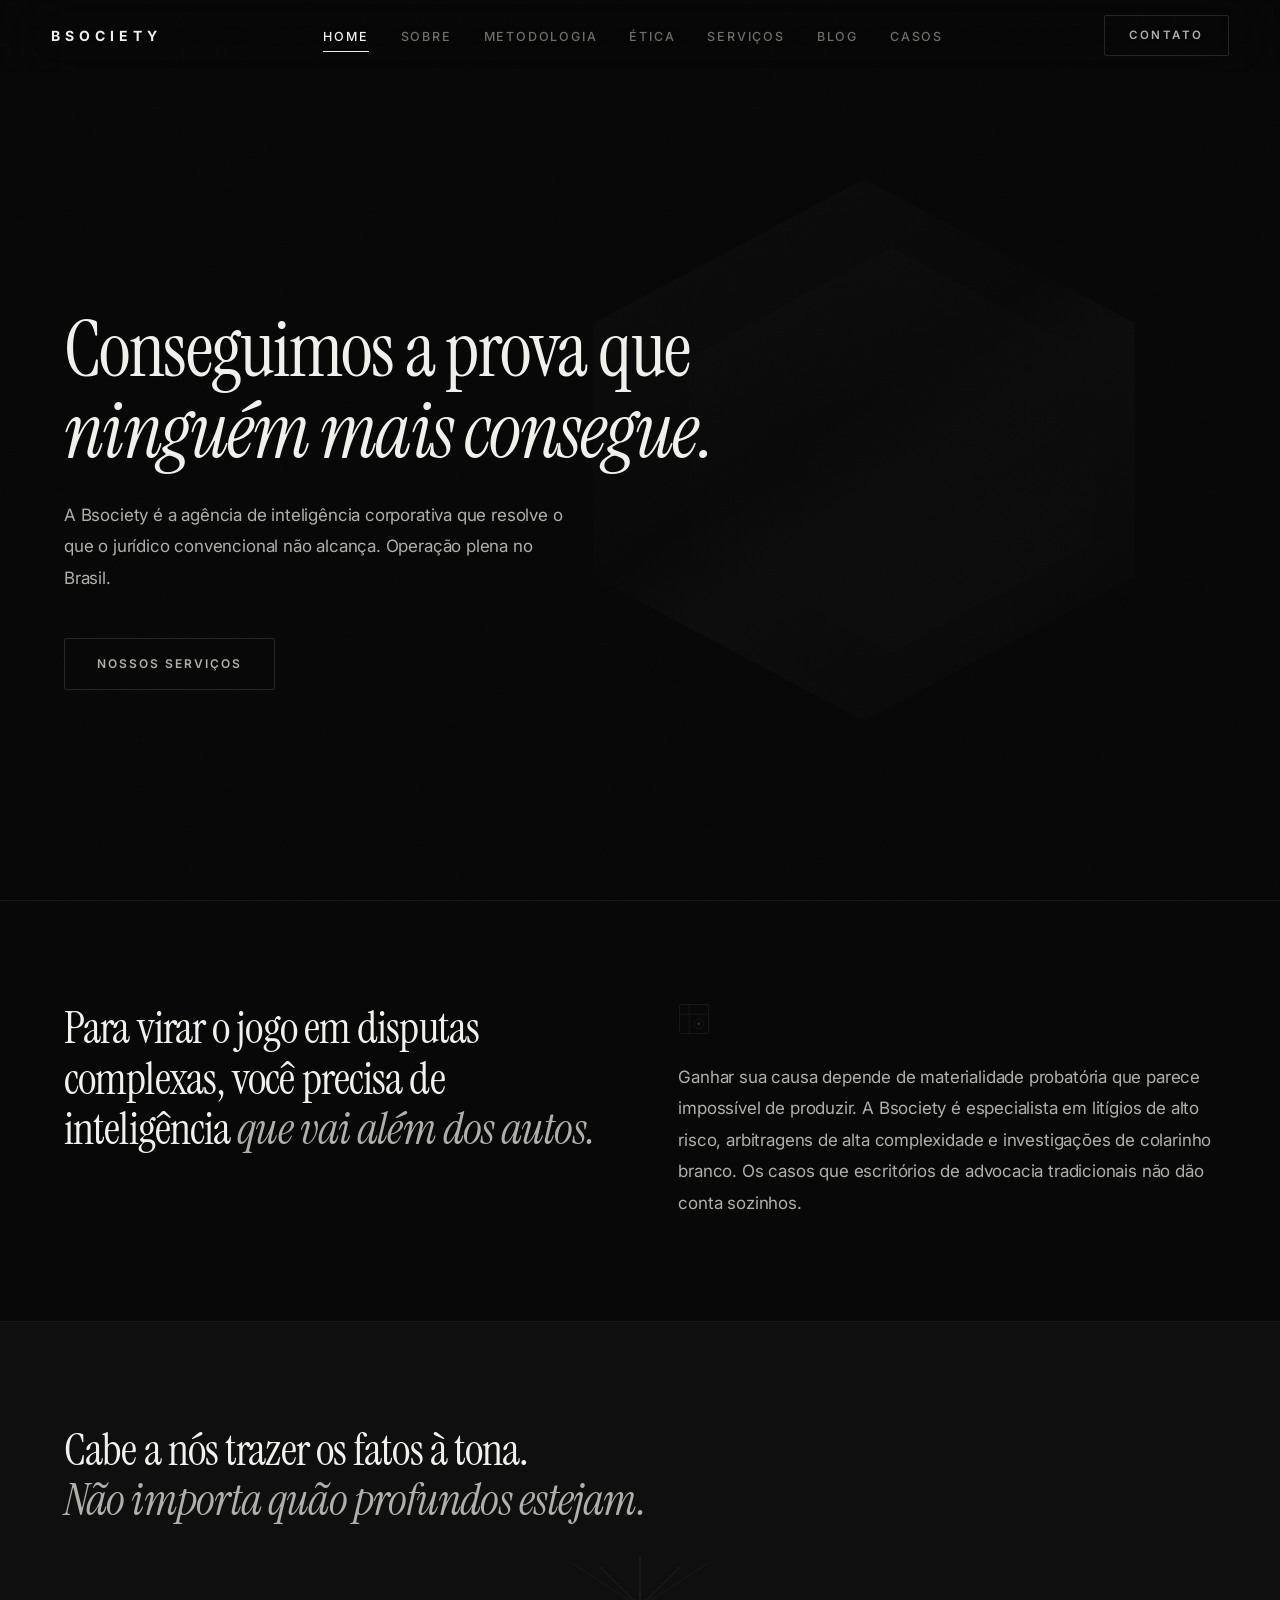
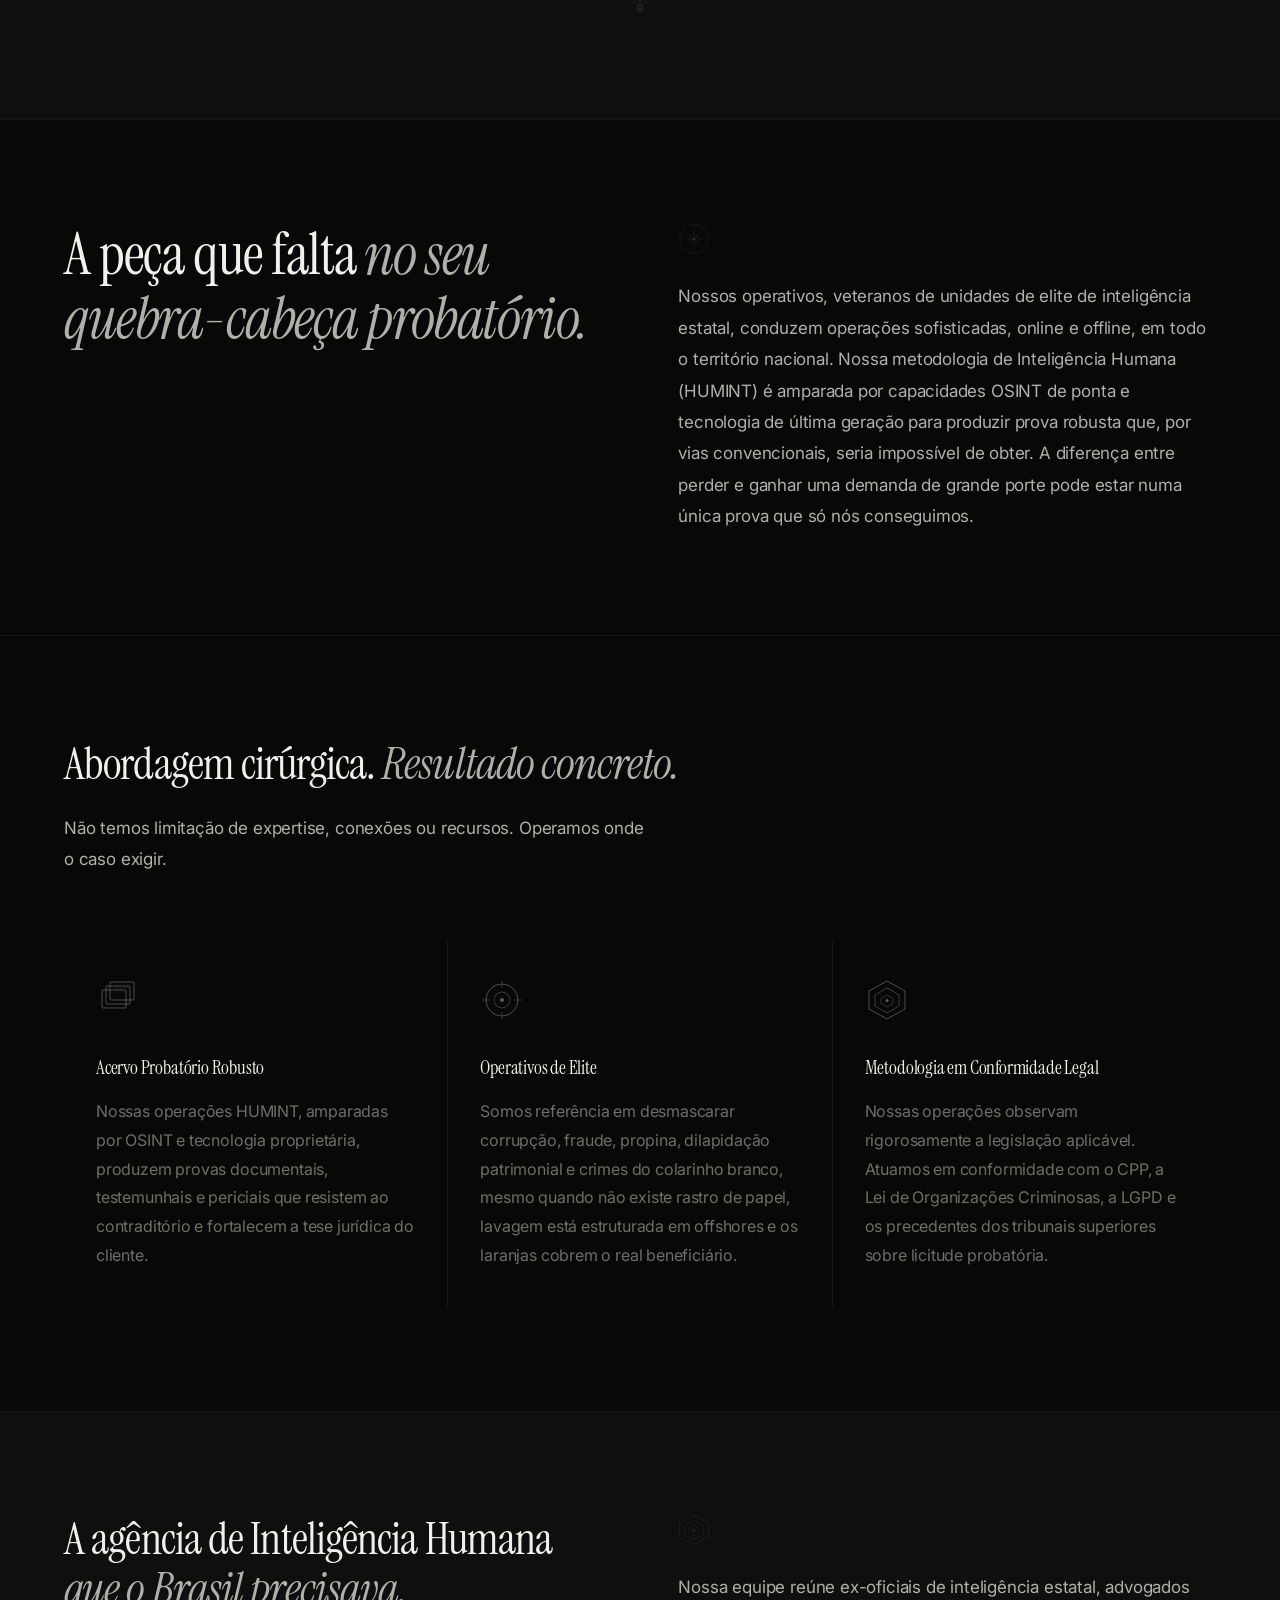
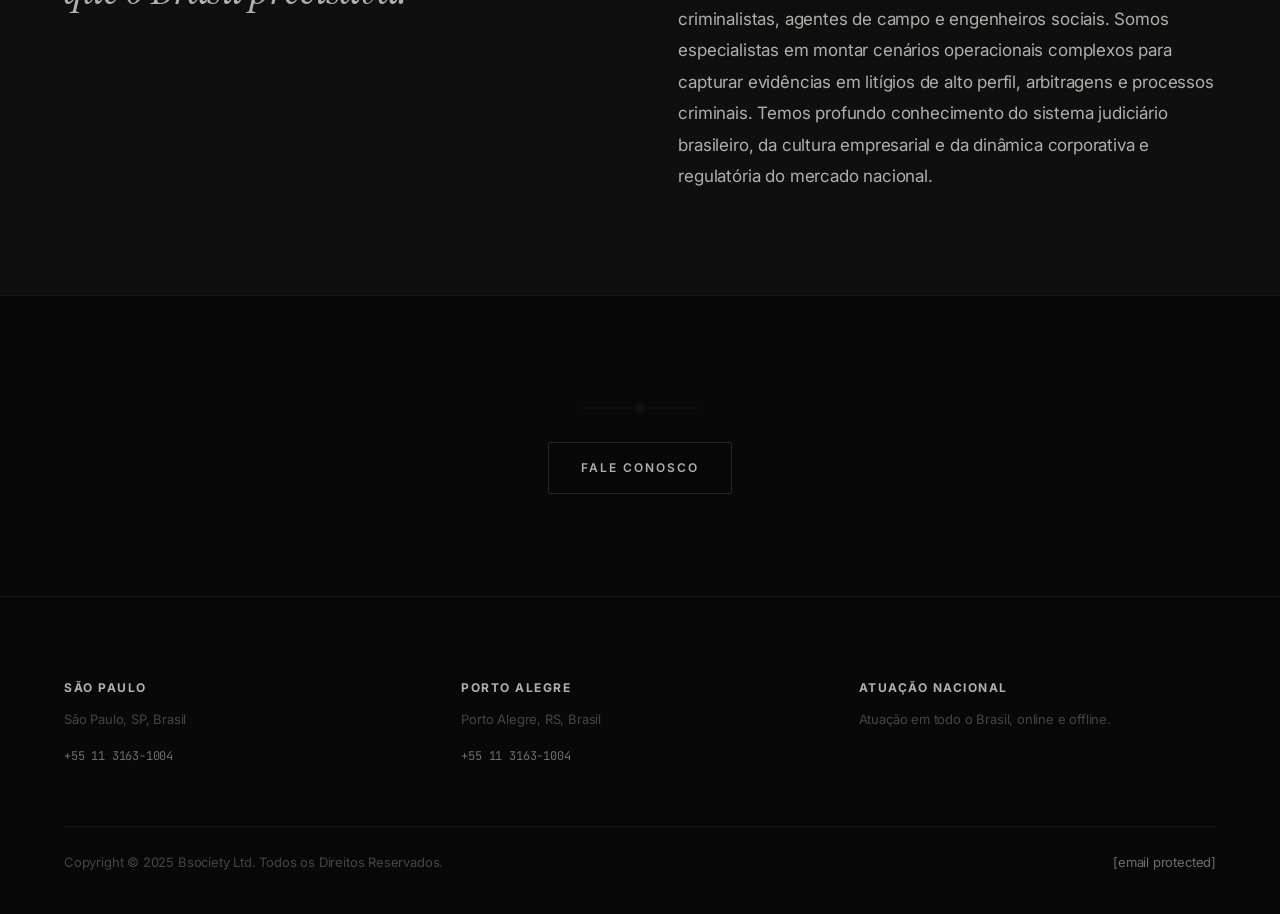
<file: index.html>
<!DOCTYPE html>
<html lang="pt-BR" dir="ltr">
<head>
<meta charset="UTF-8">
<link rel="preconnect" href="https://fonts.googleapis.com">
<link rel="preconnect" href="https://fonts.gstatic.com" crossorigin>
<meta name="viewport" content="width=device-width, initial-scale=1.0">
<title>Bsociety | Inteligência Corporativa e Investigação no Brasil</title>
<meta name="description" content="Agência de inteligência corporativa no Brasil. Investigação empresarial, recuperação de ativos, due diligence e suporte a litígios de alta complexidade.">
<meta name="keywords" content="inteligência corporativa, investigação empresarial, agência de inteligência, investigação de fraude, recuperação de ativos, due diligence, Brasil">
<meta name="robots" content="index, follow">
<meta name="author" content="Bsociety">
<meta name="language" content="pt-BR">
<meta name="geo.region" content="BR-SP">
<meta name="geo.placename" content="São Paulo">
<link rel="canonical" href="https://www.bsociety.com.br/">

<!-- Open Graph -->
<meta property="og:type" content="website">
<meta property="og:title" content="Bsociety | Inteligência Corporativa e Investigação no Brasil">
<meta property="og:description" content="Agência de inteligência corporativa no Brasil. Investigação empresarial, recuperação de ativos, due diligence e suporte a litígios de alta complexidade.">
<meta property="og:url" content="https://www.bsociety.com.br/">
<meta property="og:site_name" content="Bsociety">
<meta property="og:locale" content="pt_BR">

<!-- Twitter -->
<meta name="twitter:card" content="summary">
<meta name="twitter:title" content="Bsociety | Inteligência Corporativa no Brasil">
<meta name="twitter:description" content="A Bsociety é a agência de inteligência corporativa líder no Brasil. Investigação empresarial, recuperação de ativos, due diligence investigativa e suporte a litígios de alta complexidade.">
<link rel="stylesheet" href="style.css">
<script type="application/ld+json">
{
  "@context": "https://schema.org",
  "@type": "Organization",
  "name": "Bsociety",
  "url": "https://www.bsociety.com.br",
  "logo": "https://www.bsociety.com.br/logo.png",
  "description": "Agência de inteligência corporativa e investigação empresarial no Brasil. Suporte a litígios, recuperação de ativos, due diligence investigativa e contra-inteligência.",
  "telephone": "+55-11-3163-1004",
  "email": "info@bsociety.com.br",
  "address": [
    {
      "@type": "PostalAddress",
      "addressLocality": "São Paulo",
      "addressRegion": "SP",
      "addressCountry": "BR"
    },
    {
      "@type": "PostalAddress",
      "addressLocality": "Porto Alegre",
      "addressRegion": "RS",
      "addressCountry": "BR"
    }
  ],
  "areaServed": {
    "@type": "Country",
    "name": "Brasil"
  },
  "sameAs": [],
  "foundingDate": "2011",
  "numberOfEmployees": {
    "@type": "QuantitativeValue",
    "minValue": 50
  },
  "hasOfferCatalog": {
    "@type": "OfferCatalog",
    "name": "Serviços de Inteligência Corporativa",
    "itemListElement": [
      {"@type": "Offer", "itemOffered": {"@type": "Service", "name": "Suporte a Litígios", "description": "Produção de prova para disputas judiciais e arbitrais de alta complexidade"}},
      {"@type": "Offer", "itemOffered": {"@type": "Service", "name": "Investigação de Crimes do Colarinho Branco", "description": "Coleta de evidências em casos de fraude, corrupção, lavagem de dinheiro e evasão fiscal"}},
      {"@type": "Offer", "itemOffered": {"@type": "Service", "name": "Recuperação de Ativos", "description": "Rastreamento e recuperação de ativos ocultados ou desviados"}},
      {"@type": "Offer", "itemOffered": {"@type": "Service", "name": "Due Diligence Investigativa", "description": "Análise profunda de sócios, fornecedores e parceiros de negócio"}},
      {"@type": "Offer", "itemOffered": {"@type": "Service", "name": "Investigação de Fraudes Corporativas", "description": "Apuração de fraudes internas, desvios e conluio"}},
      {"@type": "Offer", "itemOffered": {"@type": "Service", "name": "Disputas Societárias", "description": "Produção de prova para conflitos entre sócios e dissolução de sociedades"}},
      {"@type": "Offer", "itemOffered": {"@type": "Service", "name": "Desmonte de Campanhas Difamatórias", "description": "Identificação e desarticulação de ataques reputacionais"}},
      {"@type": "Offer", "itemOffered": {"@type": "Service", "name": "Contra-Inteligência", "description": "Proteção contra espionagem industrial e sabotagem corporativa"}},
      {"@type": "Offer", "itemOffered": {"@type": "Service", "name": "Inteligência Digital e OSINT", "description": "Monitoramento e análise em fontes abertas, deep web e redes sociais"}}
    ]
  }
}
</script>

</head>
<body>
<header>
<nav class="nav" id="navbar">
  <a href="index.html" class="nav-logo"><div class="logo-text">BSOCIETY</div></a>
  <ul class="nav-center">
    <li><a href="index.html" class="active">Home</a></li>
    <li><a href="about-us.html">Sobre</a></li>
    <li><a href="methodology.html">Metodologia</a></li>
    <li><a href="our-ethics.html">Ética</a></li>
    <li class="dropdown"><a href="services.html">Serviços</a>
      <ul class="dropdown-menu">
        <li><a href="services.html">Todos os Serviços</a></li>
        <li><a href="services.html#suporte-litigios">Suporte a Litígios</a></li>
        <li><a href="services.html#colarinho-branco">Colarinho Branco</a></li>
        <li><a href="services.html#recuperacao-ativos">Recuperação de Ativos</a></li>
        <li><a href="services.html#due-diligence">Due Diligence Investigativa</a></li>
        <li><a href="services.html#fraudes-corporativas">Fraudes Corporativas</a></li>
        <li><a href="services.html#disputas-societarias">Disputas Societárias</a></li>
        <li><a href="services.html#campanhas-negativas">Campanhas Difamatórias</a></li>
        <li><a href="services.html#contra-inteligencia">Contra-Inteligência</a></li>
        <li><a href="services.html#inteligencia-digital">Inteligência Digital</a></li>
      </ul>
    </li>
    <li><a href="blog.html">Blog</a></li>
    <li><a href="case-studies.html">Casos</a></li>
  </ul>
  <a href="contact.html" class="nav-cta-btn">Contato</a>
  <div class="hamburger"><span></span><span></span><span></span></div>
</nav>
<div class="mobile-menu">
  <a href="index.html">Home</a><a href="about-us.html">Sobre</a><a href="methodology.html">Metodologia</a><a href="our-ethics.html">Ética</a><a href="services.html">Serviços</a><a href="blog.html">Blog</a><a href="case-studies.html">Casos</a><a href="contact.html">Contato</a><a href="careers.html">Carreiras</a>
</div>

</header>

<main>
<section class="page-hero hero-tall">
  <div class="hero-inner">
    <h1>Conseguimos a prova que <em>ninguém mais consegue.</em></h1>
    <p class="hero-sub">A Bsociety é a agência de inteligência corporativa que resolve o que o jurídico convencional não alcança. Operação plena no Brasil.</p>
    <div class="hero-cta"><a href="services.html" class="btn-gold">Nossos serviços</a></div>
  </div>
</section>

<div class="divider"></div>
<section class="section">
  <div class="content-wrap">
    <div class="two-col reveal">
      <div><h2 class="section-title">Para virar o jogo em disputas complexas, você precisa de inteligência <em>que vai além dos autos.</em></h2></div>
      <div><svg viewBox="0 0 40 40" fill="none" xmlns="http://www.w3.org/2000/svg" style="width:32px;min-width:32px;opacity:0.15;margin-bottom:16px;">
          <rect x="2" y="2" width="36" height="36" stroke="#fff" stroke-width="0.6" rx="2"/>
          <line x1="2" y1="14" x2="38" y2="14" stroke="#fff" stroke-width="0.4"/>
          <line x1="14" y1="2" x2="14" y2="38" stroke="#fff" stroke-width="0.4"/>
          <circle cx="26" cy="26" r="6" stroke="#fff" stroke-width="0.4"/>
          <circle cx="26" cy="26" r="1.5" fill="#fff"/>
        </svg>
        <p class="section-desc">Ganhar sua causa depende de materialidade probatória que parece impossível de produzir. A Bsociety é especialista em litígios de alto risco, arbitragens de alta complexidade e investigações de colarinho branco. Os casos que escritórios de advocacia tradicionais não dão conta sozinhos.</p></div>
    </div>
  </div>
</section>

<div class="divider"></div>
<section class="section section-dark">
  <div class="content-wrap">
    <h2 class="section-title reveal" style="max-width:750px;">Cabe a nós trazer os fatos à tona.<br><em>Não importa quão profundos estejam.</em></h2>
    <div class="section-accent">
      <svg viewBox="0 0 200 60" fill="none" width="200" xmlns="http://www.w3.org/2000/svg">
        <line x1="100" y1="0" x2="100" y2="50" stroke="#fff" stroke-width="0.5"/>
        <line x1="60" y1="10" x2="100" y2="50" stroke="#fff" stroke-width="0.3"/>
        <line x1="140" y1="10" x2="100" y2="50" stroke="#fff" stroke-width="0.3"/>
        <line x1="30" y1="5" x2="100" y2="50" stroke="#fff" stroke-width="0.2"/>
        <line x1="170" y1="5" x2="100" y2="50" stroke="#fff" stroke-width="0.2"/>
        <circle cx="100" cy="52" r="3" stroke="#fff" stroke-width="0.5"/>
        <circle cx="100" cy="52" r="1" fill="#fff"/>
      </svg>
    </div>
  </div>
</section>

<div class="divider"></div>
<section class="section">
  <div class="content-wrap">
    <div class="two-col reveal">
      <div><h2 class="section-title" style="font-size:clamp(36px,4.5vw,64px);">A peça que falta <em>no seu quebra-cabeça probatório.</em></h2></div>
      <div><svg viewBox="0 0 40 40" fill="none" xmlns="http://www.w3.org/2000/svg" style="width:32px;min-width:32px;opacity:0.15;margin-bottom:16px;">
          <circle cx="20" cy="20" r="18" stroke="#fff" stroke-width="0.5"/>
          <path d="M20 2 L20 38" stroke="#fff" stroke-width="0.3"/>
          <path d="M2 20 L38 20" stroke="#fff" stroke-width="0.3"/>
          <path d="M8 8 L32 32" stroke="#fff" stroke-width="0.3"/>
          <path d="M32 8 L8 32" stroke="#fff" stroke-width="0.3"/>
          <circle cx="20" cy="20" r="6" stroke="#fff" stroke-width="0.5"/>
          <circle cx="20" cy="20" r="2" fill="#fff" opacity="0.8"/>
        </svg>
        <p class="section-desc">Nossos operativos, veteranos de unidades de elite de inteligência estatal, conduzem operações sofisticadas, online e offline, em todo o território nacional. Nossa metodologia de Inteligência Humana (HUMINT) é amparada por capacidades OSINT de ponta e tecnologia de última geração para produzir prova robusta que, por vias convencionais, seria impossível de obter. A diferença entre perder e ganhar uma demanda de grande porte pode estar numa única prova que só nós conseguimos.</p></div>
    </div>
  </div>
</section>

<div class="divider"></div>
<section class="section">
  <div class="content-wrap">
    <h2 class="section-title reveal">Abordagem cirúrgica. <em>Resultado concreto.</em></h2>
    <p class="section-desc reveal">Não temos limitação de expertise, conexões ou recursos. Operamos onde o caso exigir.</p>
    <div class="features-3 reveal">
      <div class="feature-card"><svg class="card-icon" viewBox="0 0 44 44" fill="none" xmlns="http://www.w3.org/2000/svg">
        <rect x="6" y="12" width="24" height="18" stroke="#fff" stroke-width="0.8" rx="1"/>
        <rect x="10" y="8" width="24" height="18" stroke="#fff" stroke-width="0.8" rx="1"/>
        <rect x="14" y="4" width="24" height="18" stroke="#fff" stroke-width="0.8" rx="1"/>
        <line x1="18" y1="10" x2="34" y2="10" stroke="#fff" stroke-width="0.5" opacity="0.5"/>
        <line x1="18" y1="14" x2="30" y2="14" stroke="#fff" stroke-width="0.5" opacity="0.3"/>
      </svg><h3>Acervo Probatório Robusto</h3><p>Nossas operações HUMINT, amparadas por OSINT e tecnologia proprietária, produzem provas documentais, testemunhais e periciais que resistem ao contraditório e fortalecem a tese jurídica do cliente.</p></div>
      <div class="feature-card"><svg class="card-icon" viewBox="0 0 44 44" fill="none" xmlns="http://www.w3.org/2000/svg">
        <circle cx="22" cy="22" r="16" stroke="#fff" stroke-width="0.8"/>
        <circle cx="22" cy="22" r="8" stroke="#fff" stroke-width="0.6"/>
        <circle cx="22" cy="22" r="2" fill="#fff"/>
        <line x1="22" y1="2" x2="22" y2="10" stroke="#fff" stroke-width="0.5"/>
        <line x1="22" y1="34" x2="22" y2="42" stroke="#fff" stroke-width="0.5"/>
        <line x1="2" y1="22" x2="10" y2="22" stroke="#fff" stroke-width="0.5"/>
        <line x1="34" y1="22" x2="42" y2="22" stroke="#fff" stroke-width="0.5"/>
      </svg><h3>Operativos de Elite</h3><p>Somos referência em desmascarar corrupção, fraude, propina, dilapidação patrimonial e crimes do colarinho branco, mesmo quando não existe rastro de papel, lavagem está estruturada em offshores e os laranjas cobrem o real beneficiário.</p></div>
      <div class="feature-card"><svg class="card-icon" viewBox="0 0 44 44" fill="none" xmlns="http://www.w3.org/2000/svg">
        <path d="M22 3 L40 13 L40 31 L22 41 L4 31 L4 13 Z" stroke="#fff" stroke-width="0.8"/>
        <path d="M22 10 L34 17 L34 28 L22 35 L10 28 L10 17 Z" stroke="#fff" stroke-width="0.6"/>
        <path d="M22 17 L28 20.5 L28 25.5 L22 29 L16 25.5 L16 20.5 Z" stroke="#fff" stroke-width="0.5"/>
        <circle cx="22" cy="22.5" r="1.5" fill="#fff"/>
      </svg><h3>Metodologia em Conformidade Legal</h3><p>Nossas operações observam rigorosamente a legislação aplicável. Atuamos em conformidade com o CPP, a Lei de Organizações Criminosas, a LGPD e os precedentes dos tribunais superiores sobre licitude probatória.</p></div>
    </div>
  </div>
</section>

<div class="divider"></div>
<section class="section section-dark">
  <div class="content-wrap">
    <div class="two-col reveal">
      <div><h2 class="section-title">A agência de Inteligência Humana <em>que o Brasil precisava.</em></h2></div>
      <div><svg viewBox="0 0 40 40" fill="none" xmlns="http://www.w3.org/2000/svg" style="width:32px;min-width:32px;opacity:0.15;margin-bottom:16px;">
          <polygon points="20,2 38,11 38,29 20,38 2,29 2,11" stroke="#fff" stroke-width="0.5"/>
          <polygon points="20,8 32,14 32,26 20,32 8,26 8,14" stroke="#fff" stroke-width="0.4"/>
          <polygon points="20,14 26,17.5 26,23.5 20,27 14,23.5 14,17.5" stroke="#fff" stroke-width="0.3"/>
          <circle cx="20" cy="20.5" r="1.5" fill="#fff" opacity="0.7"/>
        </svg>
        <p class="section-desc">Nossa equipe reúne ex-oficiais de inteligência estatal, advogados criminalistas, agentes de campo e engenheiros sociais. Somos especialistas em montar cenários operacionais complexos para capturar evidências em litígios de alto perfil, arbitragens e processos criminais. Temos profundo conhecimento do sistema judiciário brasileiro, da cultura empresarial e da dinâmica corporativa e regulatória do mercado nacional.</p></div>
    </div>
  </div>
</section>

<div class="divider"></div>
<section class="cta-section reveal"><svg viewBox="0 0 120 20" fill="none" width="120" xmlns="http://www.w3.org/2000/svg" style="margin:0 auto 24px;display:block;opacity:0.12;">
    <line x1="0" y1="10" x2="50" y2="10" stroke="#fff" stroke-width="0.5"/>
    <circle cx="60" cy="10" r="4" stroke="#fff" stroke-width="0.5"/>
    <circle cx="60" cy="10" r="1.5" fill="#fff"/>
    <line x1="70" y1="10" x2="120" y2="10" stroke="#fff" stroke-width="0.5"/>
  </svg><a href="contact.html" class="btn-gold">Fale conosco</a></section>
</main>

<footer class="site-footer">
  <div class="footer-grid" style="grid-template-columns: repeat(3, 1fr);">
    <div class="footer-office"><h4>São Paulo</h4><p>São Paulo, SP, Brasil</p><a href="tel:+551131631004" class="phone">+55 11 3163-1004</a></div>
    <div class="footer-office"><h4>Porto Alegre</h4><p>Porto Alegre, RS, Brasil</p><a href="tel:+551131631004" class="phone">+55 11 3163-1004</a></div>
    <div class="footer-office"><h4>Atuação Nacional</h4><p>Atuação em todo o Brasil, online e offline.</p></div>
  </div>
  <div class="footer-bottom"><p>Copyright © 2025 Bsociety Ltd. Todos os Direitos Reservados.</p><a href="/cdn-cgi/l/email-protection#234a4d454c6341504c404a46575a0d404c4e0d4151" class="footer-email"><span class="__cf_email__" data-cfemail="e0898e868fa082938f8389859499ce838f8dce8292">[email&#160;protected]</span></a></div>
</footer>
</body>
</html>
</file>
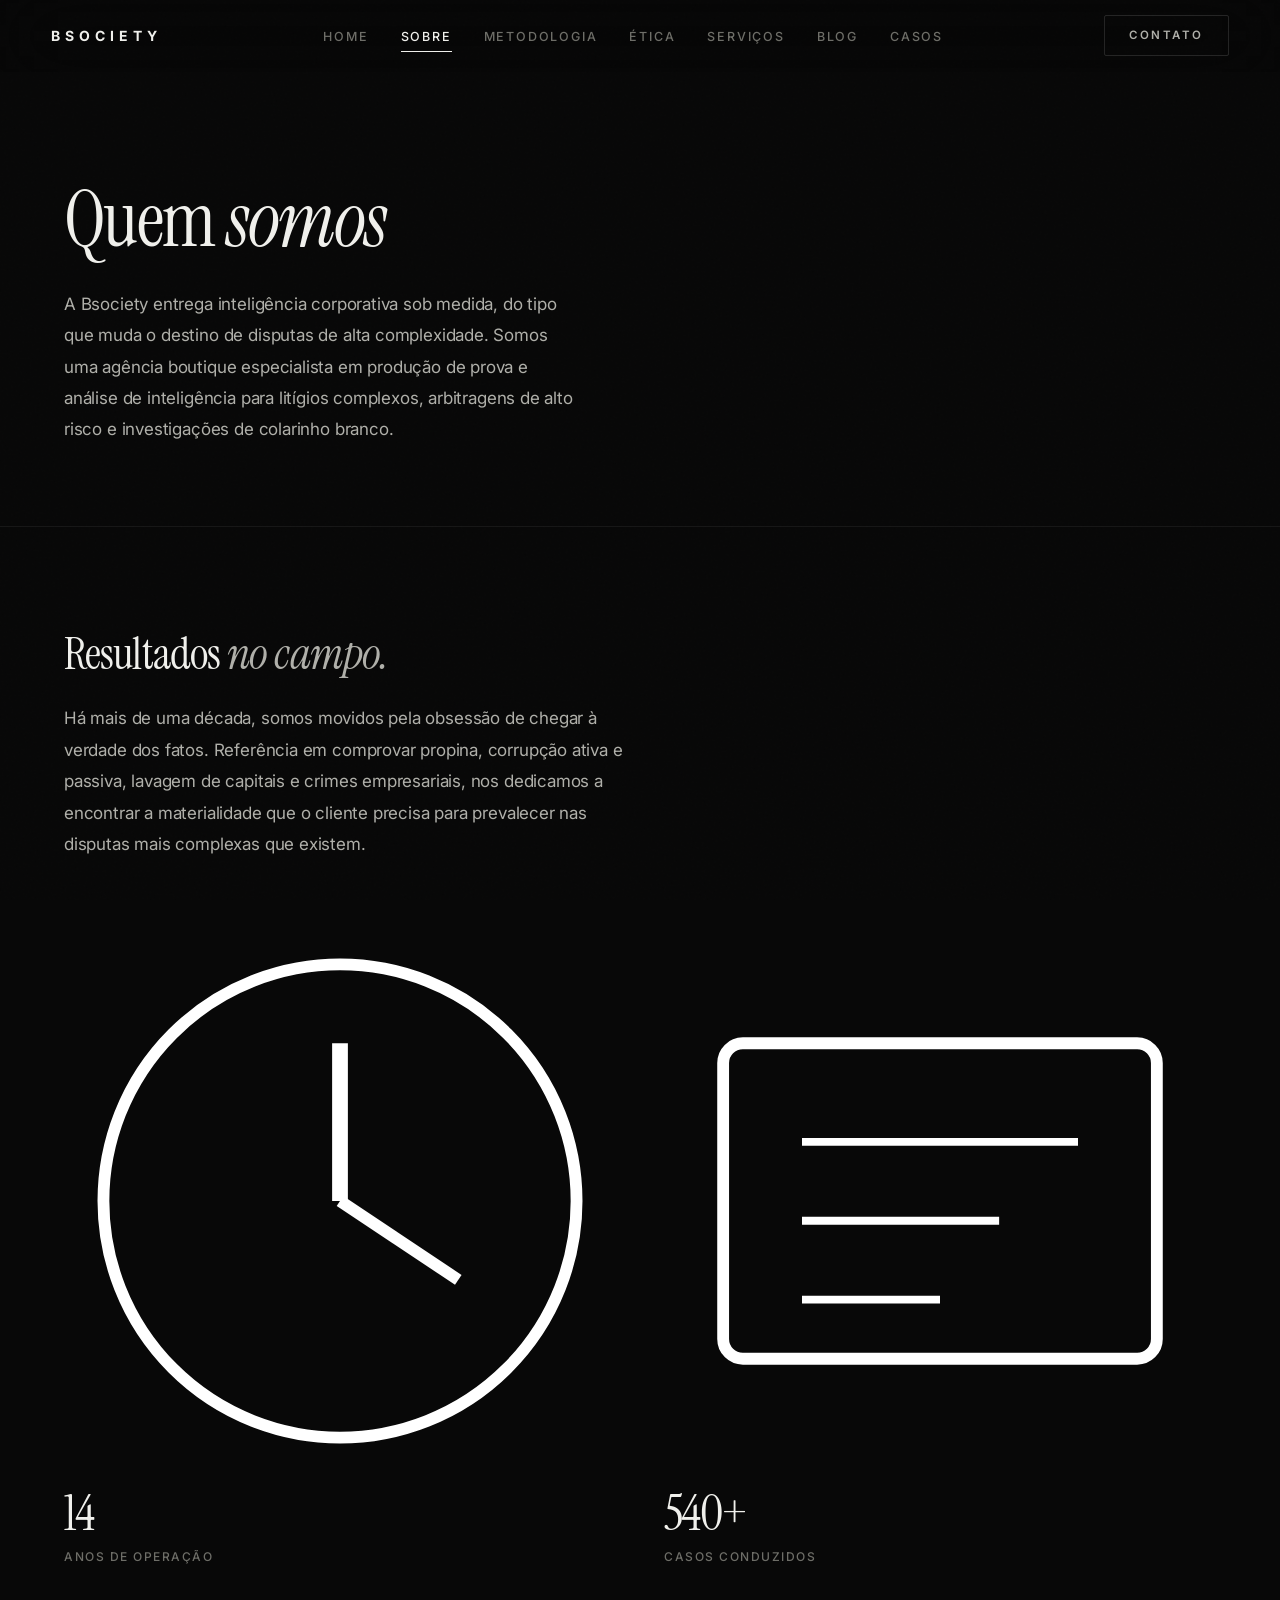
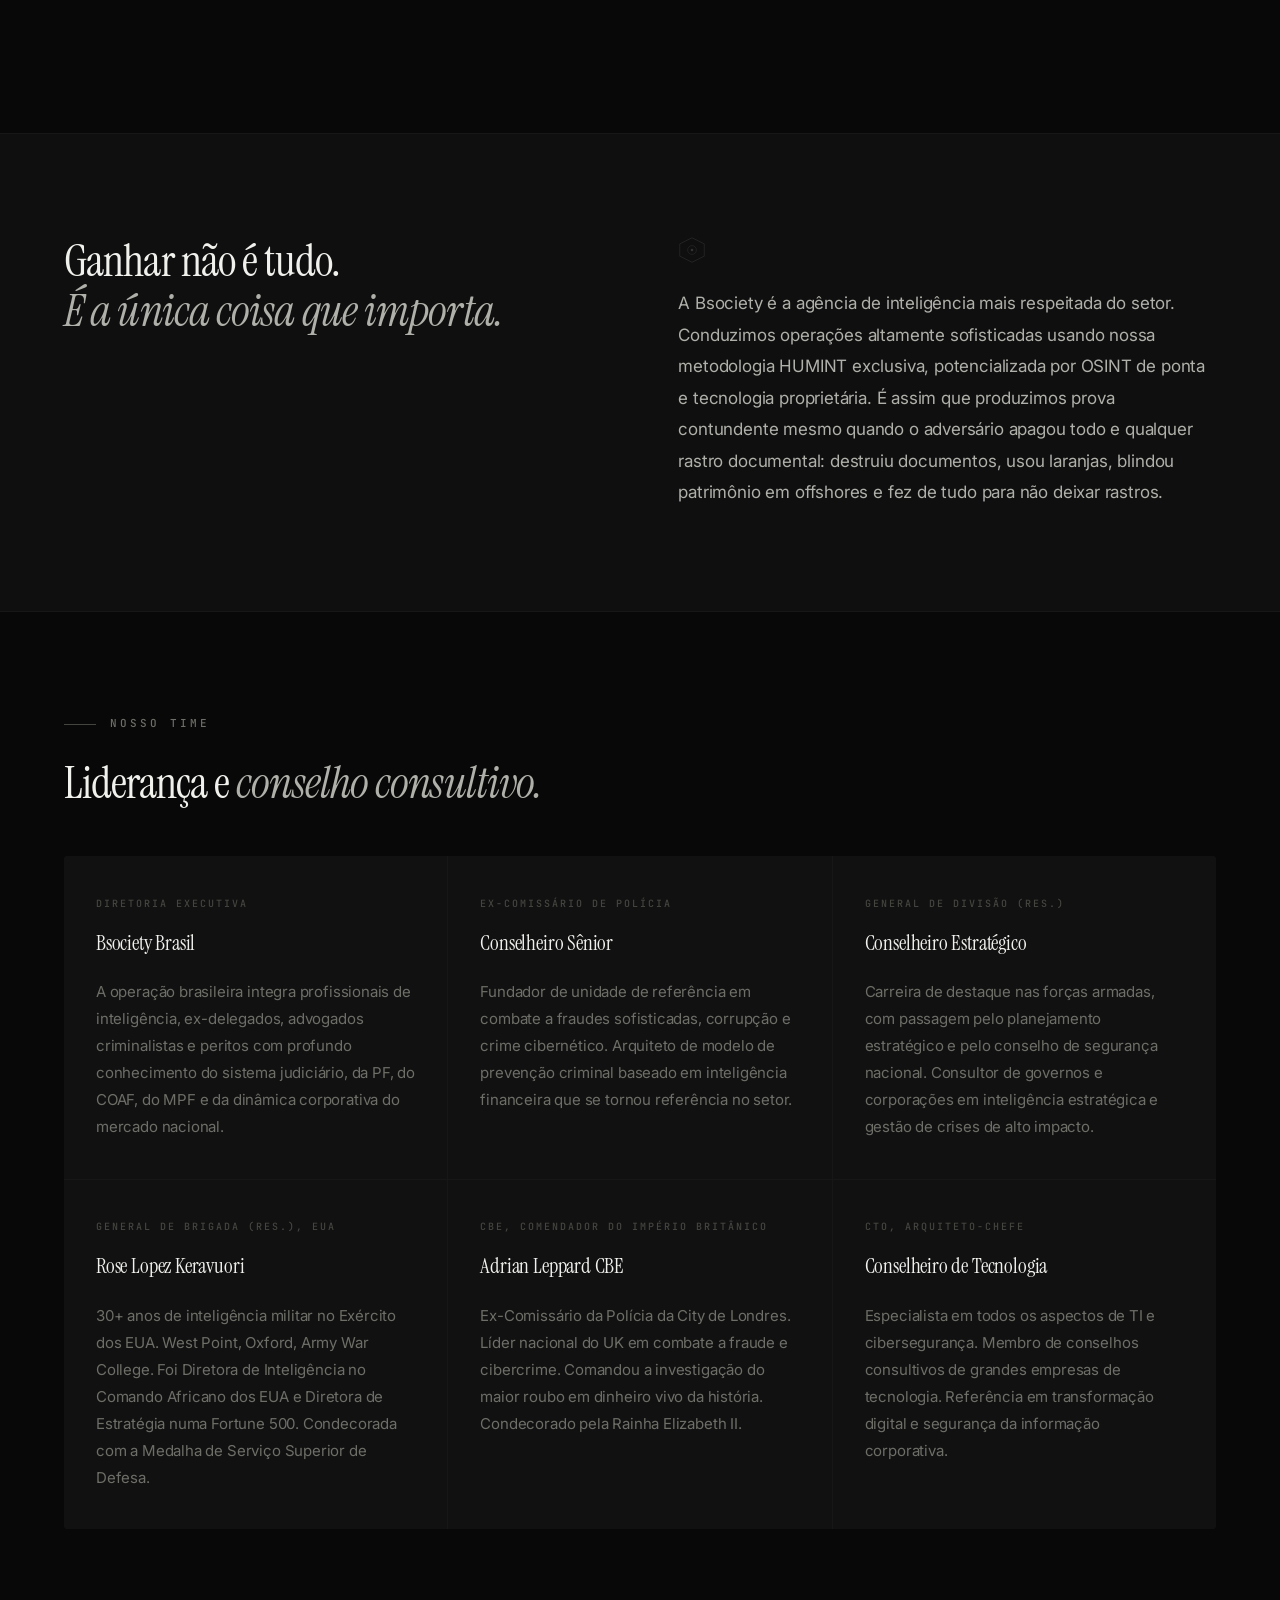
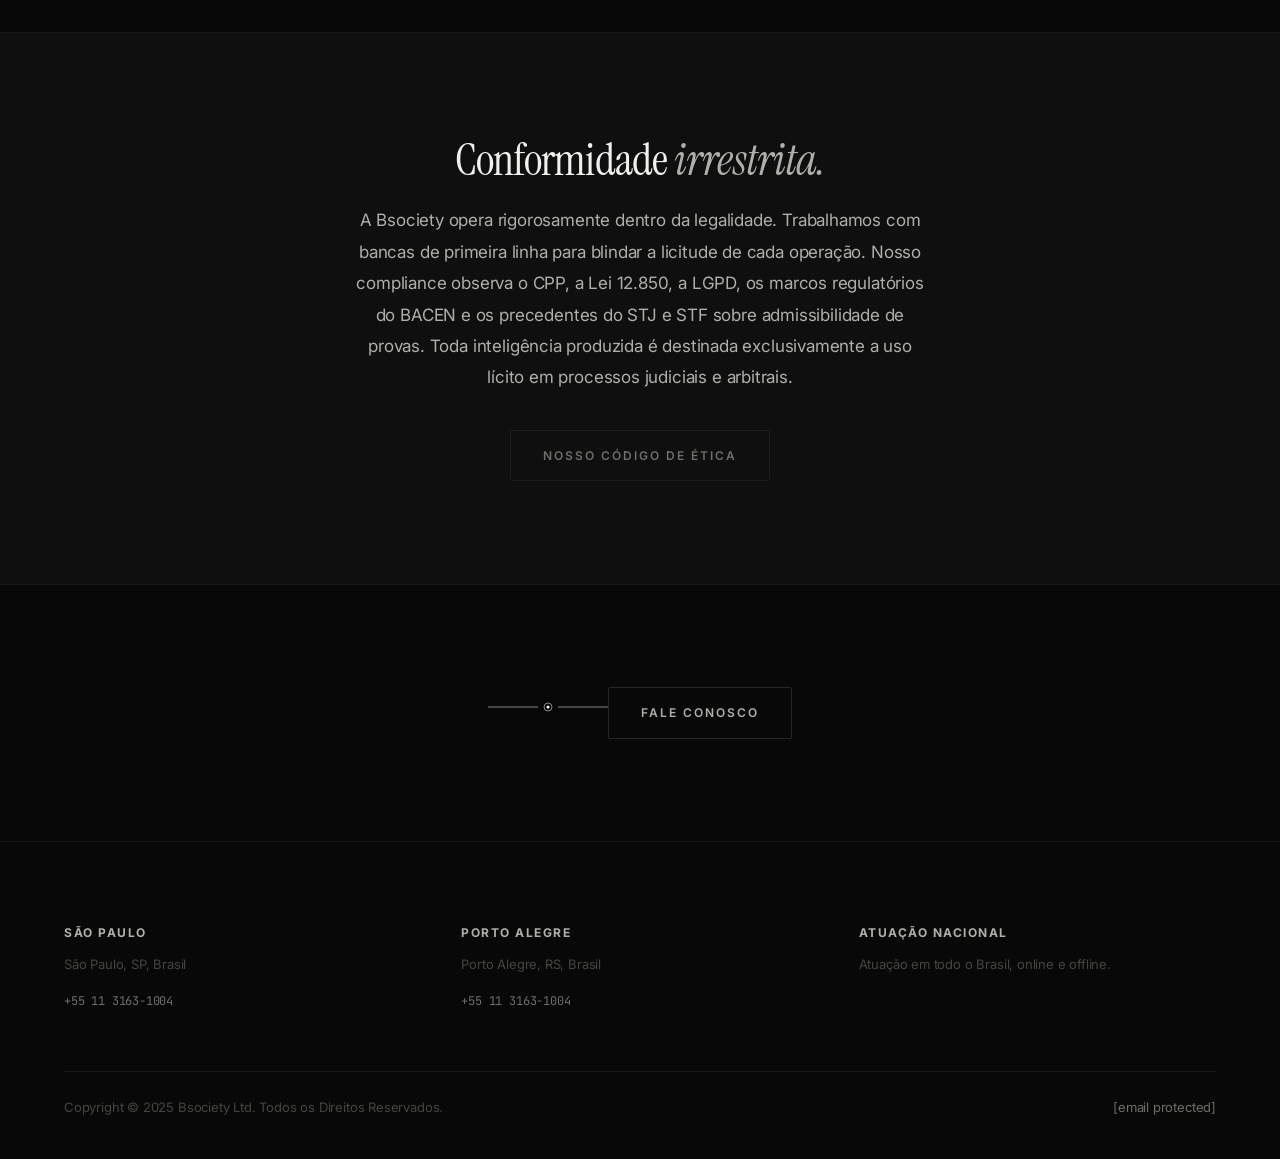
<file: about-us.html>
<!DOCTYPE html>
<html lang="pt-BR" dir="ltr">
<head>
<meta charset="UTF-8">
<link rel="preconnect" href="https://fonts.googleapis.com">
<link rel="preconnect" href="https://fonts.gstatic.com" crossorigin>
<meta name="viewport" content="width=device-width, initial-scale=1.0">
<title>Sobre a Bsociety | Inteligência Corporativa no Brasil</title>
<meta name="description" content="Conheça a Bsociety: 14 anos de operação, 540+ casos. Equipe de ex-oficiais de inteligência, advogados criminalistas e peritos. Atuação nacional.">
<meta name="keywords" content="sobre bsociety, agência inteligência Brasil, investigação corporativa, equipe inteligência, conselho consultivo">
<meta name="robots" content="index, follow">
<meta name="author" content="Bsociety">
<meta name="language" content="pt-BR">
<meta name="geo.region" content="BR-SP">
<meta name="geo.placename" content="São Paulo">
<link rel="canonical" href="https://www.bsociety.com.br/sobre">

<!-- Open Graph -->
<meta property="og:type" content="website">
<meta property="og:title" content="Sobre a Bsociety | Quem Somos">
<meta property="og:description" content="Conheça a Bsociety: 14 anos de operação, 540+ casos. Equipe de ex-oficiais de inteligência, advogados criminalistas e peritos. Atuação nacional.">
<meta property="og:url" content="https://www.bsociety.com.br/sobre">
<meta property="og:site_name" content="Bsociety">
<meta property="og:locale" content="pt_BR">

<!-- Twitter -->
<meta name="twitter:card" content="summary">
<meta name="twitter:title" content="Sobre a Bsociety | Quem Somos">
<meta name="twitter:description" content="Conheça a Bsociety: mais de 14 anos de operação, 540+ casos conduzidos. Equipe de ex-oficiais de inteligência, advogados criminalistas e peritos. Atuação em todo o Brasil.">
<link rel="stylesheet" href="style.css">
<script type="application/ld+json">
{
  "@context": "https://schema.org",
  "@type": "Organization",
  "name": "Bsociety",
  "url": "https://www.bsociety.com.br",
  "logo": "https://www.bsociety.com.br/logo.png",
  "description": "Agência de inteligência corporativa e investigação empresarial no Brasil. Suporte a litígios, recuperação de ativos, due diligence investigativa e contra-inteligência.",
  "telephone": "+55-11-3163-1004",
  "email": "info@bsociety.com.br",
  "address": [
    {
      "@type": "PostalAddress",
      "addressLocality": "São Paulo",
      "addressRegion": "SP",
      "addressCountry": "BR"
    },
    {
      "@type": "PostalAddress",
      "addressLocality": "Porto Alegre",
      "addressRegion": "RS",
      "addressCountry": "BR"
    }
  ],
  "areaServed": {
    "@type": "Country",
    "name": "Brasil"
  },
  "sameAs": [],
  "foundingDate": "2011",
  "numberOfEmployees": {
    "@type": "QuantitativeValue",
    "minValue": 50
  },
  "hasOfferCatalog": {
    "@type": "OfferCatalog",
    "name": "Serviços de Inteligência Corporativa",
    "itemListElement": [
      {"@type": "Offer", "itemOffered": {"@type": "Service", "name": "Suporte a Litígios", "description": "Produção de prova para disputas judiciais e arbitrais de alta complexidade"}},
      {"@type": "Offer", "itemOffered": {"@type": "Service", "name": "Investigação de Crimes do Colarinho Branco", "description": "Coleta de evidências em casos de fraude, corrupção, lavagem de dinheiro e evasão fiscal"}},
      {"@type": "Offer", "itemOffered": {"@type": "Service", "name": "Recuperação de Ativos", "description": "Rastreamento e recuperação de ativos ocultados ou desviados"}},
      {"@type": "Offer", "itemOffered": {"@type": "Service", "name": "Due Diligence Investigativa", "description": "Análise profunda de sócios, fornecedores e parceiros de negócio"}},
      {"@type": "Offer", "itemOffered": {"@type": "Service", "name": "Investigação de Fraudes Corporativas", "description": "Apuração de fraudes internas, desvios e conluio"}},
      {"@type": "Offer", "itemOffered": {"@type": "Service", "name": "Disputas Societárias", "description": "Produção de prova para conflitos entre sócios e dissolução de sociedades"}},
      {"@type": "Offer", "itemOffered": {"@type": "Service", "name": "Desmonte de Campanhas Difamatórias", "description": "Identificação e desarticulação de ataques reputacionais"}},
      {"@type": "Offer", "itemOffered": {"@type": "Service", "name": "Contra-Inteligência", "description": "Proteção contra espionagem industrial e sabotagem corporativa"}},
      {"@type": "Offer", "itemOffered": {"@type": "Service", "name": "Inteligência Digital e OSINT", "description": "Monitoramento e análise em fontes abertas, deep web e redes sociais"}}
    ]
  }
}
</script>
<script type="application/ld+json">
{
  "@context": "https://schema.org",
  "@type": "BreadcrumbList",
  "itemListElement": [
    {"@type": "ListItem", "position": 1, "name": "Home", "item": "https://www.bsociety.com.br/"},
    {"@type": "ListItem", "position": 2, "name": "Sobre", "item": "https://www.bsociety.com.br/sobre"}
  ]
}
</script>
</head>
<body>
<header><nav class="nav" id="navbar">
  <a href="index.html" class="nav-logo"><div class="logo-text">BSOCIETY</div></a>
  <ul class="nav-center">
    <li><a href="index.html">Home</a></li>
    <li><a href="about-us.html" class="active">Sobre</a></li>
    <li><a href="methodology.html">Metodologia</a></li>
    <li><a href="our-ethics.html">Ética</a></li>
    <li class="dropdown"><a href="services.html">Serviços</a>
      <ul class="dropdown-menu">
        <li><a href="services.html">Todos os Serviços</a></li>
        <li><a href="services.html#suporte-litigios">Suporte a Litígios</a></li>
        <li><a href="services.html#colarinho-branco">Colarinho Branco</a></li>
        <li><a href="services.html#recuperacao-ativos">Recuperação de Ativos</a></li>
        <li><a href="services.html#due-diligence">Due Diligence Investigativa</a></li>
        <li><a href="services.html#fraudes-corporativas">Fraudes Corporativas</a></li>
        <li><a href="services.html#disputas-societarias">Disputas Societárias</a></li>
        <li><a href="services.html#campanhas-negativas">Campanhas Difamatórias</a></li>
        <li><a href="services.html#contra-inteligencia">Contra-Inteligência</a></li>
        <li><a href="services.html#inteligencia-digital">Inteligência Digital</a></li>
      </ul>
    </li>
    <li><a href="blog.html">Blog</a></li>
    <li><a href="case-studies.html">Casos</a></li>
  </ul>
  <a href="contact.html" class="nav-cta-btn">Contato</a>
  <div class="hamburger"><span></span><span></span><span></span></div>
</nav>
<div class="mobile-menu">
  <a href="index.html">Home</a><a href="about-us.html">Sobre</a><a href="methodology.html">Metodologia</a><a href="our-ethics.html">Ética</a><a href="services.html">Serviços</a><a href="blog.html">Blog</a><a href="case-studies.html">Casos</a><a href="contact.html">Contato</a><a href="careers.html">Carreiras</a>
</div></header>

<main>
<section class="page-hero">
  <div class="hero-inner">
    <h1>Quem <em>somos</em></h1>
    <p class="hero-sub">A Bsociety entrega inteligência corporativa sob medida, do tipo que muda o destino de disputas de alta complexidade. Somos uma agência boutique especialista em produção de prova e análise de inteligência para litígios complexos, arbitragens de alto risco e investigações de colarinho branco.</p>
  </div>
</section>

<div class="divider"></div>
<section class="section">
  <div class="content-wrap">
    <h2 class="section-title reveal">Resultados <em>no campo.</em></h2>
    <p class="section-desc reveal">Há mais de uma década, somos movidos pela obsessão de chegar à verdade dos fatos. Referência em comprovar propina, corrupção ativa e passiva, lavagem de capitais e crimes empresariais, nos dedicamos a encontrar a materialidade que o cliente precisa para prevalecer nas disputas mais complexas que existem.</p>
    <div class="stats-row reveal">
      <div class="stat"><svg class="stat-icon" viewBox="0 0 28 28" fill="none"><circle cx="14" cy="14" r="12" stroke="#fff" stroke-width="0.6"/><line x1="14" y1="6" x2="14" y2="14" stroke="#fff" stroke-width="0.8"/><line x1="14" y1="14" x2="20" y2="18" stroke="#fff" stroke-width="0.6"/></svg><div class="num">14</div><div class="lbl">anos de operação</div></div>
      <div class="stat"><svg class="stat-icon" viewBox="0 0 28 28" fill="none"><rect x="3" y="6" width="22" height="16" rx="1" stroke="#fff" stroke-width="0.6"/><line x1="7" y1="11" x2="21" y2="11" stroke="#fff" stroke-width="0.4"/><line x1="7" y1="15" x2="17" y2="15" stroke="#fff" stroke-width="0.4"/><line x1="7" y1="19" x2="14" y2="19" stroke="#fff" stroke-width="0.4"/></svg><div class="num">540+</div><div class="lbl">casos conduzidos</div></div>
    </div>
  </div>
</section>

<div class="divider"></div>
<section class="section section-dark">
  <div class="content-wrap">
    <div class="two-col reveal">
      <div><h2 class="section-title">Ganhar não é tudo.<br><em>É a única coisa que importa.</em></h2></div>
      <div><svg viewBox="0 0 32 32" fill="none" style="width:28px;min-width:28px;opacity:0.15;margin-bottom:14px;"><path d="M16 2 L30 9 L30 23 L16 30 L2 23 L2 9 Z" stroke="#fff" stroke-width="0.6"/><circle cx="16" cy="16" r="5" stroke="#fff" stroke-width="0.5"/><circle cx="16" cy="16" r="1.5" fill="#fff"/></svg>
        <p class="section-desc">A Bsociety é a agência de inteligência mais respeitada do setor. Conduzimos operações altamente sofisticadas usando nossa metodologia HUMINT exclusiva, potencializada por OSINT de ponta e tecnologia proprietária. É assim que produzimos prova contundente mesmo quando o adversário apagou todo e qualquer rastro documental: destruiu documentos, usou laranjas, blindou patrimônio em offshores e fez de tudo para não deixar rastros.</p></div>
    </div>
  </div>
</section>

<div class="divider"></div>
<section class="section">
  <div class="content-wrap">
    <div class="label reveal">Nosso Time</div>
    <h2 class="section-title reveal">Liderança e <em>conselho consultivo.</em></h2>
    <div class="board-grid reveal">
      <div class="board-card"><div class="role">Diretoria Executiva</div><h4>Bsociety Brasil</h4><p>A operação brasileira integra profissionais de inteligência, ex-delegados, advogados criminalistas e peritos com profundo conhecimento do sistema judiciário, da PF, do COAF, do MPF e da dinâmica corporativa do mercado nacional.</p></div>
      <div class="board-card"><div class="role">Ex-Comissário de Polícia</div><h4>Conselheiro Sênior</h4><p>Fundador de unidade de referência em combate a fraudes sofisticadas, corrupção e crime cibernético. Arquiteto de modelo de prevenção criminal baseado em inteligência financeira que se tornou referência no setor.</p></div>
      <div class="board-card"><div class="role">General de Divisão (Res.)</div><h4>Conselheiro Estratégico</h4><p>Carreira de destaque nas forças armadas, com passagem pelo planejamento estratégico e pelo conselho de segurança nacional. Consultor de governos e corporações em inteligência estratégica e gestão de crises de alto impacto.</p></div>
      <div class="board-card"><div class="role">General de Brigada (Res.), EUA</div><h4>Rose Lopez Keravuori</h4><p>30+ anos de inteligência militar no Exército dos EUA. West Point, Oxford, Army War College. Foi Diretora de Inteligência no Comando Africano dos EUA e Diretora de Estratégia numa Fortune 500. Condecorada com a Medalha de Serviço Superior de Defesa.</p></div>
      <div class="board-card"><div class="role">CBE, Comendador do Império Britânico</div><h4>Adrian Leppard CBE</h4><p>Ex-Comissário da Polícia da City de Londres. Líder nacional do UK em combate a fraude e cibercrime. Comandou a investigação do maior roubo em dinheiro vivo da história. Condecorado pela Rainha Elizabeth II.</p></div>
      <div class="board-card"><div class="role">CTO, Arquiteto-Chefe</div><h4>Conselheiro de Tecnologia</h4><p>Especialista em todos os aspectos de TI e cibersegurança. Membro de conselhos consultivos de grandes empresas de tecnologia. Referência em transformação digital e segurança da informação corporativa.</p></div>
    </div>
  </div>
</section>

<div class="divider"></div>
<section class="section section-dark">
  <div class="content-wrap" style="text-align:center;">
    <h2 class="section-title reveal" style="margin:0 auto;">Conformidade <em>irrestrita.</em></h2>
    <p class="section-desc reveal" style="margin:20px auto 36px;">A Bsociety opera rigorosamente dentro da legalidade. Trabalhamos com bancas de primeira linha para blindar a licitude de cada operação. Nosso compliance observa o CPP, a Lei 12.850, a LGPD, os marcos regulatórios do BACEN e os precedentes do STJ e STF sobre admissibilidade de provas. Toda inteligência produzida é destinada exclusivamente a uso lícito em processos judiciais e arbitrais.</p>
    <a href="our-ethics.html" class="btn-outline">Nosso Código de Ética</a>
  </div>
</section>

<div class="divider"></div>
<section class="cta-section reveal"><svg viewBox="0 0 120 20" fill="none" width="120" xmlns="http://www.w3.org/2000/svg" class="cta-accent">
    <line x1="0" y1="10" x2="50" y2="10" stroke="#fff" stroke-width="0.5"/>
    <circle cx="60" cy="10" r="4" stroke="#fff" stroke-width="0.5"/>
    <circle cx="60" cy="10" r="1.5" fill="#fff"/>
    <line x1="70" y1="10" x2="120" y2="10" stroke="#fff" stroke-width="0.5"/>
  </svg><a href="contact.html" class="btn-gold">Fale conosco</a></section>
</main>

<footer class="site-footer">
  <div class="footer-grid" style="grid-template-columns: repeat(3, 1fr);">
    <div class="footer-office"><h4>São Paulo</h4><p>São Paulo, SP, Brasil</p><a href="tel:+551131631004" class="phone">+55 11 3163-1004</a></div>
    <div class="footer-office"><h4>Porto Alegre</h4><p>Porto Alegre, RS, Brasil</p><a href="tel:+551131631004" class="phone">+55 11 3163-1004</a></div>
    <div class="footer-office"><h4>Atuação Nacional</h4><p>Atuação em todo o Brasil, online e offline.</p></div>
  </div>
  <div class="footer-bottom"><p>Copyright © 2025 Bsociety Ltd. Todos os Direitos Reservados.</p><a href="/cdn-cgi/l/email-protection#5831363e37183a2b373b313d2c21763b3735763a2a" class="footer-email"><span class="__cf_email__" data-cfemail="89e0e7efe6c9ebfae6eae0ecfdf0a7eae6e4a7ebfb">[email&#160;protected]</span></a></div>
</footer>
</body>
</html>
</file>
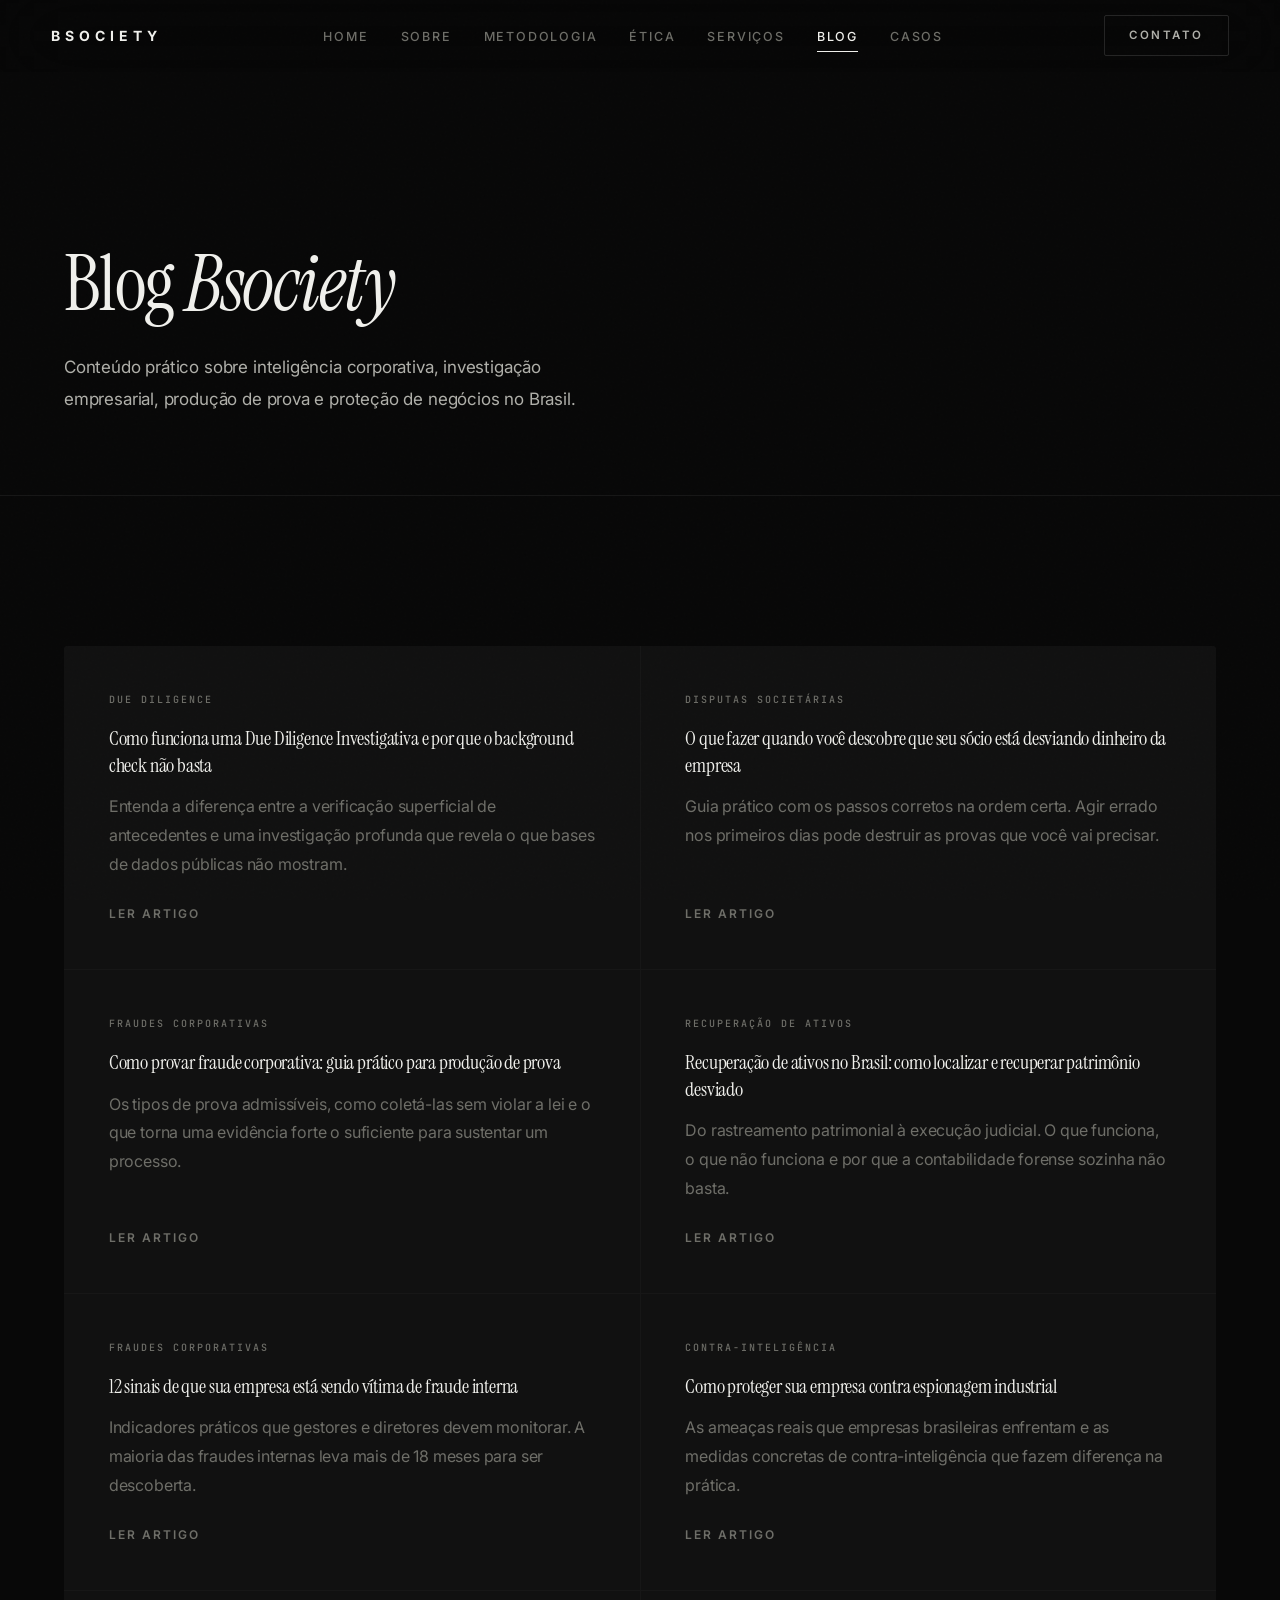
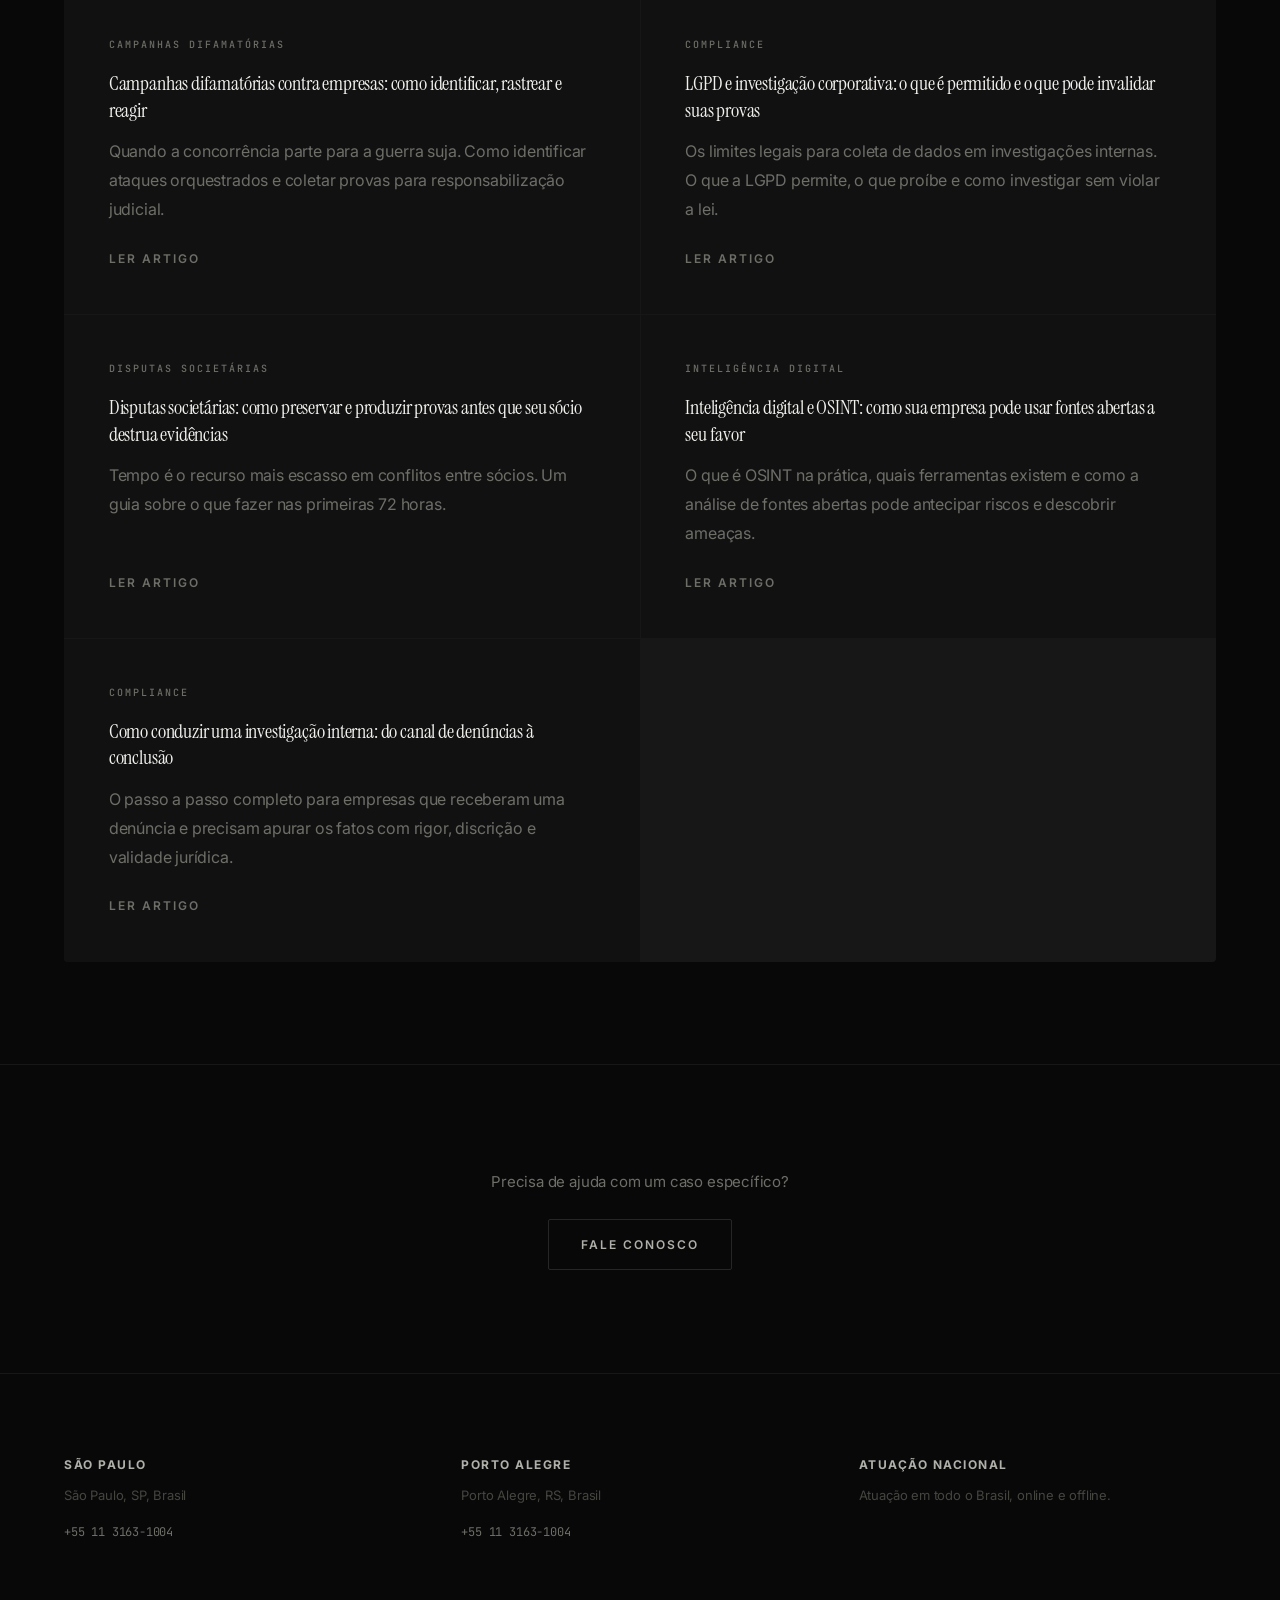
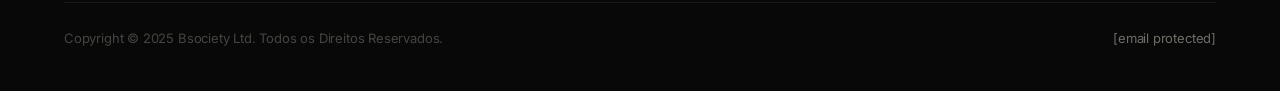
<file: blog.html>
<!DOCTYPE html>
<html lang="pt-BR" dir="ltr">
<head>
<meta charset="UTF-8">
<link rel="preconnect" href="https://fonts.googleapis.com">
<link rel="preconnect" href="https://fonts.gstatic.com" crossorigin>
<meta name="viewport" content="width=device-width, initial-scale=1.0">
<title>Blog | Bsociety Inteligência Corporativa</title>
<meta name="description" content="Artigos sobre inteligência corporativa, investigação empresarial, due diligence, recuperação de ativos, LGPD e proteção de negócios no Brasil.">
<meta name="keywords" content="blog inteligência corporativa, artigos investigação empresarial, due diligence, recuperação ativos, LGPD investigação">
<link rel="canonical" href="https://www.bsociety.com.br/blog">
<meta name="robots" content="index, follow">
<meta name="author" content="Bsociety">
<meta property="og:type" content="article">
<meta property="og:title" content="Blog | Bsociety Inteligência Corporativa">
<meta property="og:description" content="Artigos sobre inteligência corporativa, investigação empresarial, due diligence, recuperação de ativos, LGPD e proteção de negócios no Brasil.">
<meta property="og:site_name" content="Bsociety">
<meta property="og:locale" content="pt_BR">
<link rel="stylesheet" href="style.css">
</head>
<body>
<header>
<nav class="nav" id="navbar">
  <a href="index.html" class="nav-logo"><div class="logo-text">BSOCIETY</div></a>
  <ul class="nav-center">
    <li><a href="index.html">Home</a></li>
    <li><a href="about-us.html">Sobre</a></li>
    <li><a href="methodology.html">Metodologia</a></li>
    <li><a href="our-ethics.html">Ética</a></li>
    <li class="dropdown"><a href="services.html">Serviços</a>
      <ul class="dropdown-menu">
        <li><a href="services.html">Todos os Serviços</a></li>
        <li><a href="services.html#suporte-litigios">Suporte a Litígios</a></li>
        <li><a href="services.html#colarinho-branco">Colarinho Branco</a></li>
        <li><a href="services.html#recuperacao-ativos">Recuperação de Ativos</a></li>
        <li><a href="services.html#due-diligence">Due Diligence</a></li>
        <li><a href="services.html#fraudes-corporativas">Fraudes Corporativas</a></li>
        <li><a href="services.html#disputas-societarias">Disputas Societárias</a></li>
        <li><a href="services.html#campanhas-negativas">Campanhas Difamatórias</a></li>
        <li><a href="services.html#contra-inteligencia">Contra-Inteligência</a></li>
        <li><a href="services.html#inteligencia-digital">Inteligência Digital</a></li>
      </ul>
    </li>
    <li><a href="blog.html"  class="active">Blog</a></li>
    <li><a href="case-studies.html">Casos</a></li>
  </ul>
  <a href="contact.html" class="nav-cta-btn">Contato</a>
  <div class="hamburger"><span></span><span></span><span></span></div>
</nav>
<div class="mobile-menu">
  <a href="index.html">Home</a><a href="about-us.html">Sobre</a><a href="methodology.html">Metodologia</a><a href="services.html">Serviços</a><a href="blog.html">Blog</a><a href="case-studies.html">Casos</a><a href="contact.html">Contato</a>
</div>
</header>

<main>

<section class="page-hero">
  <div class="hero-inner">
    <h1>Blog <em>Bsociety</em></h1>
    <p class="hero-sub">Conteúdo prático sobre inteligência corporativa, investigação empresarial, produção de prova e proteção de negócios no Brasil.</p>
  </div>
</section>

<div class="divider"></div>
<section class="section">
  <div class="content-wrap">
    <div class="blog-grid reveal">

      <div class="blog-card">
        <div class="blog-tag">Due Diligence</div>
        <h3><a href="blog/due-diligence-investigativa-como-funciona.html">Como funciona uma Due Diligence Investigativa e por que o background check não basta</a></h3>
        <p class="blog-excerpt">Entenda a diferença entre a verificação superficial de antecedentes e uma investigação profunda que revela o que bases de dados públicas não mostram.</p>
        <a href="blog/due-diligence-investigativa-como-funciona.html" class="blog-read">Ler artigo</a>
      </div>
      <div class="blog-card">
        <div class="blog-tag">Disputas Societárias</div>
        <h3><a href="blog/socio-desviando-dinheiro-o-que-fazer.html">O que fazer quando você descobre que seu sócio está desviando dinheiro da empresa</a></h3>
        <p class="blog-excerpt">Guia prático com os passos corretos na ordem certa. Agir errado nos primeiros dias pode destruir as provas que você vai precisar.</p>
        <a href="blog/socio-desviando-dinheiro-o-que-fazer.html" class="blog-read">Ler artigo</a>
      </div>
      <div class="blog-card">
        <div class="blog-tag">Fraudes Corporativas</div>
        <h3><a href="blog/como-provar-fraude-corporativa.html">Como provar fraude corporativa: guia prático para produção de prova</a></h3>
        <p class="blog-excerpt">Os tipos de prova admissíveis, como coletá-las sem violar a lei e o que torna uma evidência forte o suficiente para sustentar um processo.</p>
        <a href="blog/como-provar-fraude-corporativa.html" class="blog-read">Ler artigo</a>
      </div>
      <div class="blog-card">
        <div class="blog-tag">Recuperação de Ativos</div>
        <h3><a href="blog/recuperacao-de-ativos-no-brasil.html">Recuperação de ativos no Brasil: como localizar e recuperar patrimônio desviado</a></h3>
        <p class="blog-excerpt">Do rastreamento patrimonial à execução judicial. O que funciona, o que não funciona e por que a contabilidade forense sozinha não basta.</p>
        <a href="blog/recuperacao-de-ativos-no-brasil.html" class="blog-read">Ler artigo</a>
      </div>
      <div class="blog-card">
        <div class="blog-tag">Fraudes Corporativas</div>
        <h3><a href="blog/sinais-fraude-na-sua-empresa.html">12 sinais de que sua empresa está sendo vítima de fraude interna</a></h3>
        <p class="blog-excerpt">Indicadores práticos que gestores e diretores devem monitorar. A maioria das fraudes internas leva mais de 18 meses para ser descoberta.</p>
        <a href="blog/sinais-fraude-na-sua-empresa.html" class="blog-read">Ler artigo</a>
      </div>
      <div class="blog-card">
        <div class="blog-tag">Contra-Inteligência</div>
        <h3><a href="blog/proteger-empresa-espionagem-industrial.html">Como proteger sua empresa contra espionagem industrial</a></h3>
        <p class="blog-excerpt">As ameaças reais que empresas brasileiras enfrentam e as medidas concretas de contra-inteligência que fazem diferença na prática.</p>
        <a href="blog/proteger-empresa-espionagem-industrial.html" class="blog-read">Ler artigo</a>
      </div>
      <div class="blog-card">
        <div class="blog-tag">Campanhas Difamatórias</div>
        <h3><a href="blog/campanhas-difamatorias-contra-empresas.html">Campanhas difamatórias contra empresas: como identificar, rastrear e reagir</a></h3>
        <p class="blog-excerpt">Quando a concorrência parte para a guerra suja. Como identificar ataques orquestrados e coletar provas para responsabilização judicial.</p>
        <a href="blog/campanhas-difamatorias-contra-empresas.html" class="blog-read">Ler artigo</a>
      </div>
      <div class="blog-card">
        <div class="blog-tag">Compliance</div>
        <h3><a href="blog/lgpd-e-investigacao-corporativa.html">LGPD e investigação corporativa: o que é permitido e o que pode invalidar suas provas</a></h3>
        <p class="blog-excerpt">Os limites legais para coleta de dados em investigações internas. O que a LGPD permite, o que proíbe e como investigar sem violar a lei.</p>
        <a href="blog/lgpd-e-investigacao-corporativa.html" class="blog-read">Ler artigo</a>
      </div>
      <div class="blog-card">
        <div class="blog-tag">Disputas Societárias</div>
        <h3><a href="blog/disputas-societarias-preservar-provas.html">Disputas societárias: como preservar e produzir provas antes que seu sócio destrua evidências</a></h3>
        <p class="blog-excerpt">Tempo é o recurso mais escasso em conflitos entre sócios. Um guia sobre o que fazer nas primeiras 72 horas.</p>
        <a href="blog/disputas-societarias-preservar-provas.html" class="blog-read">Ler artigo</a>
      </div>
      <div class="blog-card">
        <div class="blog-tag">Inteligência Digital</div>
        <h3><a href="blog/inteligencia-digital-osint-para-empresas.html">Inteligência digital e OSINT: como sua empresa pode usar fontes abertas a seu favor</a></h3>
        <p class="blog-excerpt">O que é OSINT na prática, quais ferramentas existem e como a análise de fontes abertas pode antecipar riscos e descobrir ameaças.</p>
        <a href="blog/inteligencia-digital-osint-para-empresas.html" class="blog-read">Ler artigo</a>
      </div>
      <div class="blog-card">
        <div class="blog-tag">Compliance</div>
        <h3><a href="blog/investigacao-interna-passo-a-passo.html">Como conduzir uma investigação interna: do canal de denúncias à conclusão</a></h3>
        <p class="blog-excerpt">O passo a passo completo para empresas que receberam uma denúncia e precisam apurar os fatos com rigor, discrição e validade jurídica.</p>
        <a href="blog/investigacao-interna-passo-a-passo.html" class="blog-read">Ler artigo</a>
      </div>
    </div>
  </div>
</section>

<div class="divider"></div>
<section class="cta-section reveal">
  <p style="color:var(--gray-2);font-size:15px;max-width:480px;margin:0 auto 24px;">Precisa de ajuda com um caso específico?</p>
  <a href="contact.html" class="btn-gold">Fale conosco</a>
</section>

</main>

<footer class="site-footer">
  <div class="footer-grid" style="grid-template-columns: repeat(3, 1fr);">
    <div class="footer-office"><h4>São Paulo</h4><p>São Paulo, SP, Brasil</p><a href="tel:+551131631004" class="phone">+55 11 3163-1004</a></div>
    <div class="footer-office"><h4>Porto Alegre</h4><p>Porto Alegre, RS, Brasil</p><a href="tel:+551131631004" class="phone">+55 11 3163-1004</a></div>
    <div class="footer-office"><h4>Atuação Nacional</h4><p>Atuação em todo o Brasil, online e offline.</p></div>
  </div>
  <div class="footer-bottom"><p>Copyright © 2025 Bsociety Ltd. Todos os Direitos Reservados.</p><a href="/cdn-cgi/l/email-protection#0960676f66496b7a666a606c7d70276a6664276b7b" class="footer-email"><span class="__cf_email__" data-cfemail="c8a1a6aea788aabba7aba1adbcb1e6aba7a5e6aaba">[email&#160;protected]</span></a></div>
</footer>
</body>
</html>
</file>
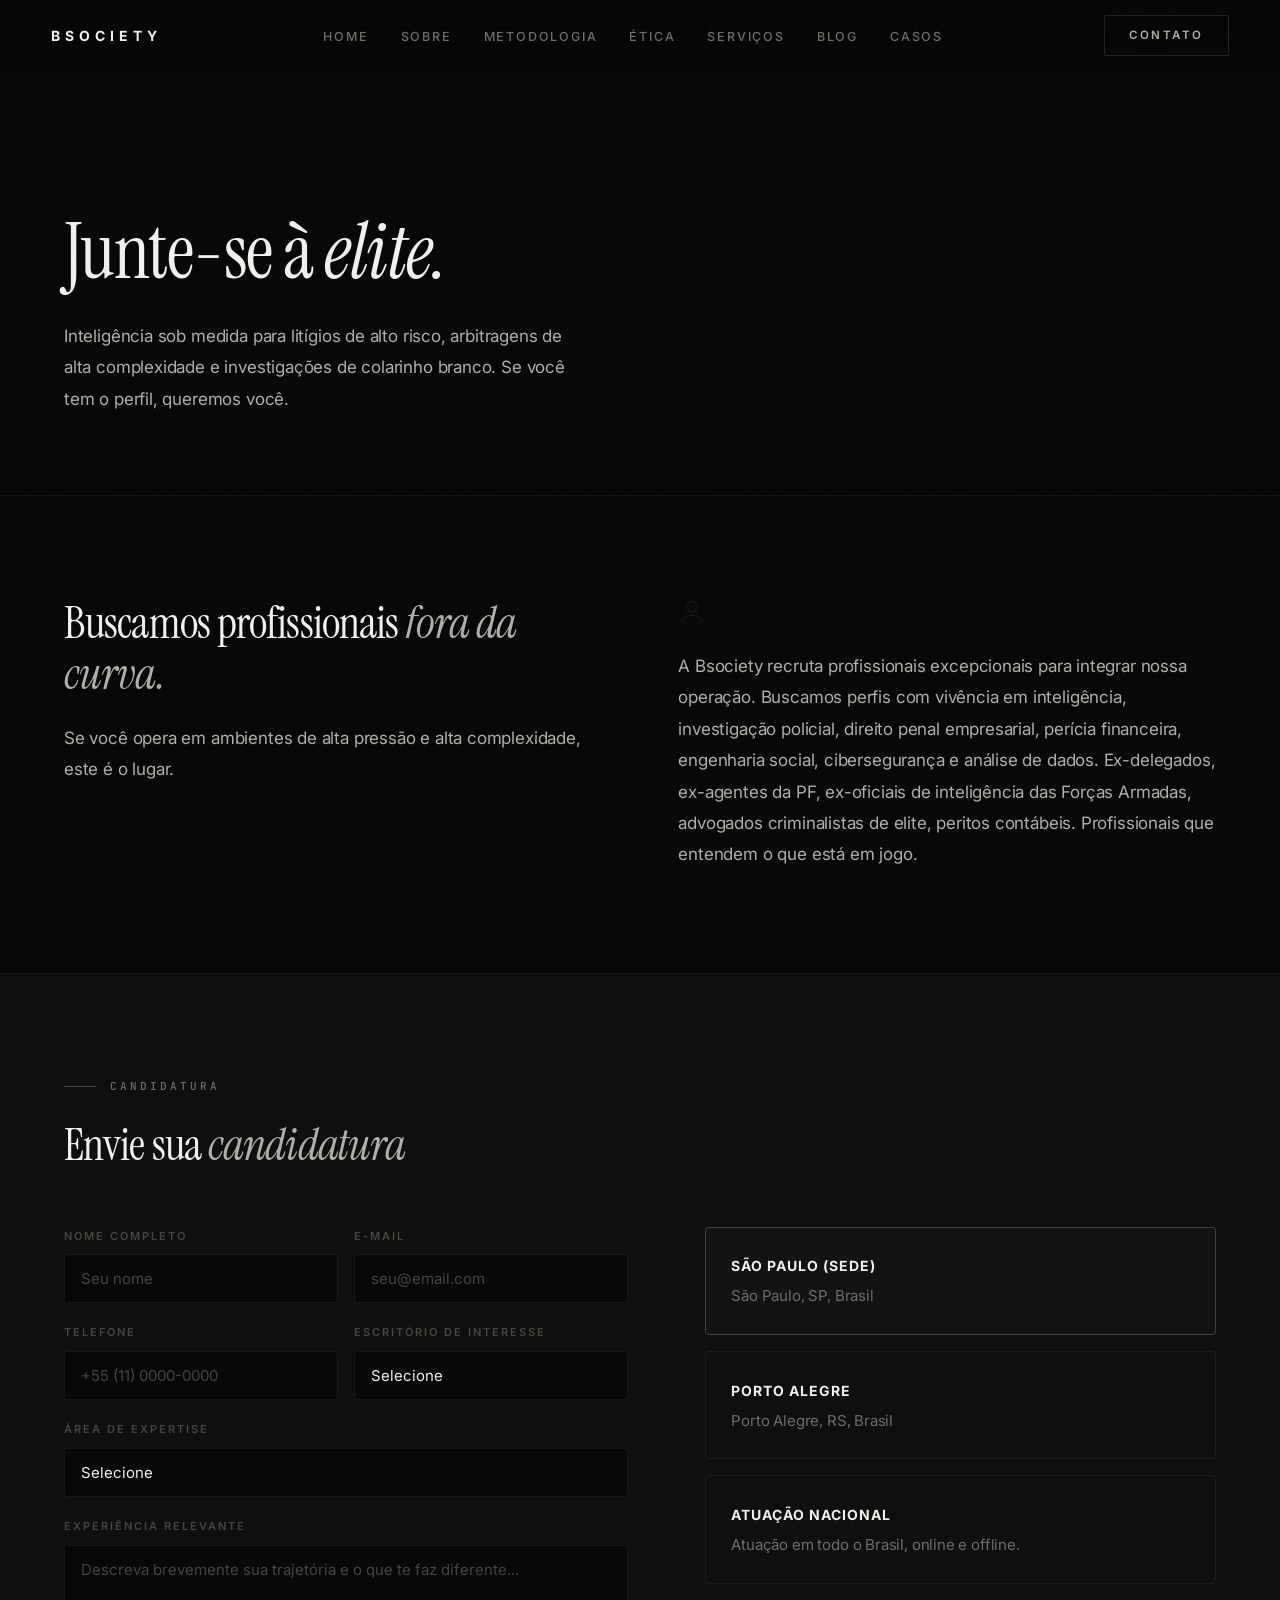
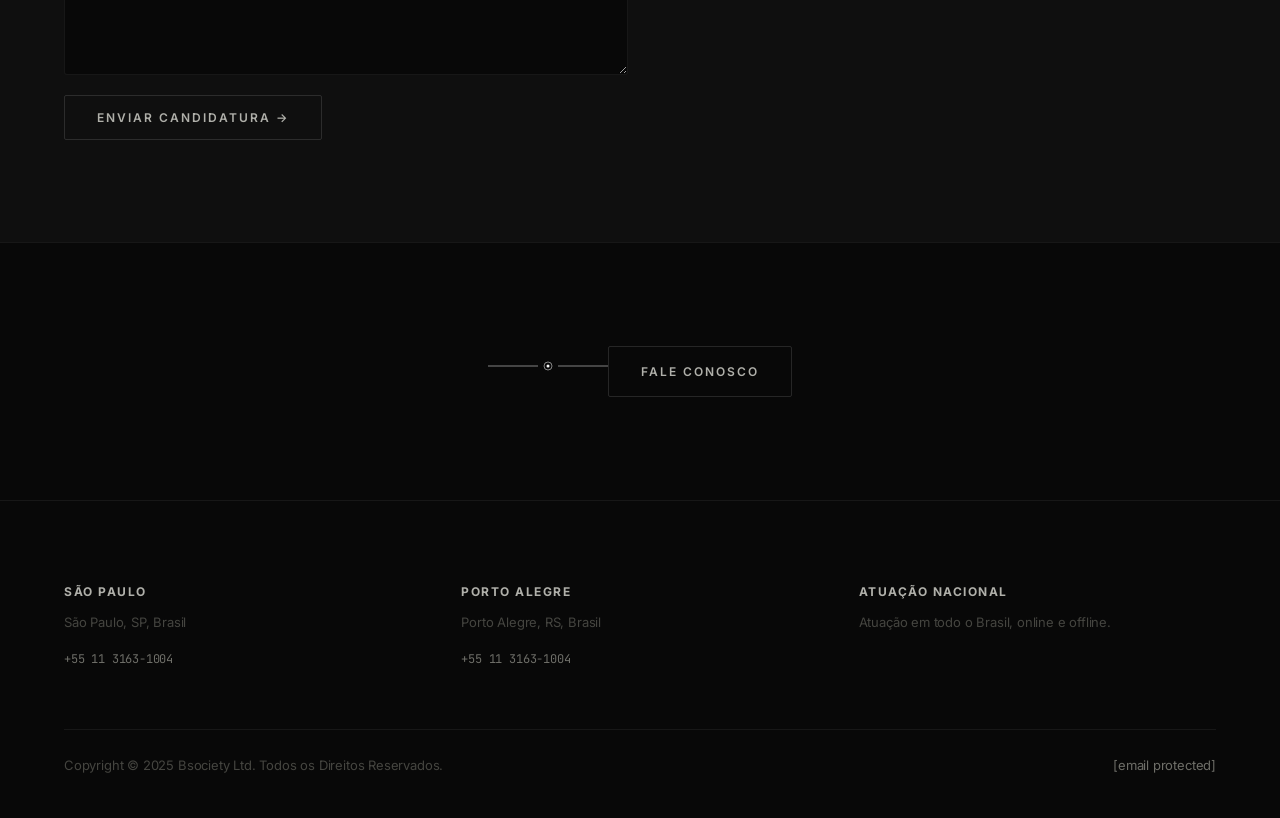
<file: careers.html>
<!DOCTYPE html>
<html lang="pt-BR" dir="ltr">
<head>
<meta charset="UTF-8">
<link rel="preconnect" href="https://fonts.googleapis.com">
<link rel="preconnect" href="https://fonts.gstatic.com" crossorigin>
<meta name="viewport" content="width=device-width, initial-scale=1.0">
<title>Carreiras | Trabalhe na Bsociety Inteligência Corporativa</title>
<meta name="description" content="Trabalhe na Bsociety. Vagas para profissionais de inteligência, investigação, direito penal, perícia financeira, cibersegurança e OSINT.">
<meta name="keywords" content="vagas inteligência corporativa, carreira investigação, trabalhe investigação empresarial, vagas OSINT, vagas perícia">
<meta name="robots" content="index, follow">
<meta name="author" content="Bsociety">
<meta name="language" content="pt-BR">
<meta name="geo.region" content="BR-SP">
<meta name="geo.placename" content="São Paulo">
<link rel="canonical" href="https://www.bsociety.com.br/carreiras">

<!-- Open Graph -->
<meta property="og:type" content="website">
<meta property="og:title" content="Carreiras | Bsociety">
<meta property="og:description" content="Trabalhe na Bsociety. Vagas para profissionais de inteligência, investigação, direito penal, perícia financeira, cibersegurança e OSINT.">
<meta property="og:url" content="https://www.bsociety.com.br/carreiras">
<meta property="og:site_name" content="Bsociety">
<meta property="og:locale" content="pt_BR">

<!-- Twitter -->
<meta name="twitter:card" content="summary">
<meta name="twitter:title" content="Carreiras | Bsociety">
<meta name="twitter:description" content="Junte-se à Bsociety. Buscamos profissionais de inteligência, investigação, direito penal empresarial, perícia financeira, cibersegurança e OSINT. São Paulo e Porto Alegre.">
<link rel="stylesheet" href="style.css">
<script type="application/ld+json">
{
  "@context": "https://schema.org",
  "@type": "Organization",
  "name": "Bsociety",
  "url": "https://www.bsociety.com.br",
  "logo": "https://www.bsociety.com.br/logo.png",
  "description": "Agência de inteligência corporativa e investigação empresarial no Brasil. Suporte a litígios, recuperação de ativos, due diligence investigativa e contra-inteligência.",
  "telephone": "+55-11-3163-1004",
  "email": "info@bsociety.com.br",
  "address": [
    {
      "@type": "PostalAddress",
      "addressLocality": "São Paulo",
      "addressRegion": "SP",
      "addressCountry": "BR"
    },
    {
      "@type": "PostalAddress",
      "addressLocality": "Porto Alegre",
      "addressRegion": "RS",
      "addressCountry": "BR"
    }
  ],
  "areaServed": {
    "@type": "Country",
    "name": "Brasil"
  },
  "sameAs": [],
  "foundingDate": "2011",
  "numberOfEmployees": {
    "@type": "QuantitativeValue",
    "minValue": 50
  },
  "hasOfferCatalog": {
    "@type": "OfferCatalog",
    "name": "Serviços de Inteligência Corporativa",
    "itemListElement": [
      {"@type": "Offer", "itemOffered": {"@type": "Service", "name": "Suporte a Litígios", "description": "Produção de prova para disputas judiciais e arbitrais de alta complexidade"}},
      {"@type": "Offer", "itemOffered": {"@type": "Service", "name": "Investigação de Crimes do Colarinho Branco", "description": "Coleta de evidências em casos de fraude, corrupção, lavagem de dinheiro e evasão fiscal"}},
      {"@type": "Offer", "itemOffered": {"@type": "Service", "name": "Recuperação de Ativos", "description": "Rastreamento e recuperação de ativos ocultados ou desviados"}},
      {"@type": "Offer", "itemOffered": {"@type": "Service", "name": "Due Diligence Investigativa", "description": "Análise profunda de sócios, fornecedores e parceiros de negócio"}},
      {"@type": "Offer", "itemOffered": {"@type": "Service", "name": "Investigação de Fraudes Corporativas", "description": "Apuração de fraudes internas, desvios e conluio"}},
      {"@type": "Offer", "itemOffered": {"@type": "Service", "name": "Disputas Societárias", "description": "Produção de prova para conflitos entre sócios e dissolução de sociedades"}},
      {"@type": "Offer", "itemOffered": {"@type": "Service", "name": "Desmonte de Campanhas Difamatórias", "description": "Identificação e desarticulação de ataques reputacionais"}},
      {"@type": "Offer", "itemOffered": {"@type": "Service", "name": "Contra-Inteligência", "description": "Proteção contra espionagem industrial e sabotagem corporativa"}},
      {"@type": "Offer", "itemOffered": {"@type": "Service", "name": "Inteligência Digital e OSINT", "description": "Monitoramento e análise em fontes abertas, deep web e redes sociais"}}
    ]
  }
}
</script>
<script type="application/ld+json">
{
  "@context": "https://schema.org",
  "@type": "BreadcrumbList",
  "itemListElement": [
    {"@type": "ListItem", "position": 1, "name": "Home", "item": "https://www.bsociety.com.br/"},
    {"@type": "ListItem", "position": 2, "name": "Carreiras", "item": "https://www.bsociety.com.br/carreiras"}
  ]
}
</script>
</head>
<body>
<header><nav class="nav" id="navbar">
  <a href="index.html" class="nav-logo"><div class="logo-text">BSOCIETY</div></a>
  <ul class="nav-center">
    <li><a href="index.html">Home</a></li>
    <li><a href="about-us.html">Sobre</a></li>
    <li><a href="methodology.html">Metodologia</a></li>
    <li><a href="our-ethics.html">Ética</a></li>
    <li class="dropdown"><a href="services.html">Serviços</a>
      <ul class="dropdown-menu">
        <li><a href="services.html">Todos os Serviços</a></li>
        <li><a href="services.html#suporte-litigios">Suporte a Litígios</a></li>
        <li><a href="services.html#colarinho-branco">Colarinho Branco</a></li>
        <li><a href="services.html#recuperacao-ativos">Recuperação de Ativos</a></li>
        <li><a href="services.html#due-diligence">Due Diligence Investigativa</a></li>
        <li><a href="services.html#fraudes-corporativas">Fraudes Corporativas</a></li>
        <li><a href="services.html#disputas-societarias">Disputas Societárias</a></li>
        <li><a href="services.html#campanhas-negativas">Campanhas Difamatórias</a></li>
        <li><a href="services.html#contra-inteligencia">Contra-Inteligência</a></li>
        <li><a href="services.html#inteligencia-digital">Inteligência Digital</a></li>
      </ul>
    </li>
    <li><a href="blog.html">Blog</a></li>
    <li><a href="case-studies.html">Casos</a></li>
  </ul>
  <a href="contact.html" class="nav-cta-btn">Contato</a>
  <div class="hamburger"><span></span><span></span><span></span></div>
</nav>
<div class="mobile-menu">
  <a href="index.html">Home</a><a href="about-us.html">Sobre</a><a href="methodology.html">Metodologia</a><a href="our-ethics.html">Ética</a><a href="services.html">Serviços</a><a href="blog.html">Blog</a><a href="case-studies.html">Casos</a><a href="contact.html">Contato</a><a href="careers.html">Carreiras</a>
</div></header>

<main>
<section class="page-hero">
  <div class="hero-inner">
    <h1>Junte-se à <em>elite.</em></h1>
    <p class="hero-sub">Inteligência sob medida para litígios de alto risco, arbitragens de alta complexidade e investigações de colarinho branco. Se você tem o perfil, queremos você.</p>
  </div>
</section>

<div class="divider"></div>
<section class="section">
  <div class="content-wrap">
    <div class="two-col reveal">
      <div>
        <h2 class="section-title">Buscamos profissionais <em>fora da curva.</em></h2>
        <p class="section-desc">Se você opera em ambientes de alta pressão e alta complexidade, este é o lugar.</p>
      </div>
      <div>
        <svg viewBox="0 0 32 32" fill="none" style="width:28px;min-width:28px;opacity:0.15;margin-bottom:14px;"><circle cx="16" cy="10" r="6" stroke="#fff" stroke-width="0.6"/><path d="M4 30 Q4 20 16 20 Q28 20 28 30" stroke="#fff" stroke-width="0.6" fill="none"/></svg>
        <p class="section-desc">A Bsociety recruta profissionais excepcionais para integrar nossa operação. Buscamos perfis com vivência em inteligência, investigação policial, direito penal empresarial, perícia financeira, engenharia social, cibersegurança e análise de dados. Ex-delegados, ex-agentes da PF, ex-oficiais de inteligência das Forças Armadas, advogados criminalistas de elite, peritos contábeis. Profissionais que entendem o que está em jogo.</p>
      </div>
    </div>
  </div>
</section>

<div class="divider"></div>
<section class="section section-dark">
  <div class="content-wrap">
    <div class="label reveal">Candidatura</div>
    <h2 class="section-title reveal" style="margin-bottom:48px;">Envie sua <em>candidatura</em></h2>
    <div class="contact-grid reveal">
      <div class="contact-form">
        <div class="form-row"><div class="form-field"><label>Nome Completo</label><input type="text" placeholder="Seu nome"></div><div class="form-field"><label>E-mail</label><input type="email" placeholder="seu@email.com"></div></div>
        <div class="form-row"><div class="form-field"><label>Telefone</label><input type="tel" placeholder="+55 (11) 0000-0000"></div><div class="form-field"><label>Escritório de Interesse</label><select><option value="">Selecione</option><option>São Paulo</option><option>Porto Alegre</option><option>Remoto</option></select></div></div>
        <div class="form-field"><label>Área de Expertise</label><select><option value="">Selecione</option><option>Inteligência / Investigação</option><option>Direito Penal Empresarial</option><option>Perícia Financeira / Contábil</option><option>Cibersegurança / OSINT</option><option>Engenharia Social</option><option>Ex-Polícia Federal / Forças Armadas</option><option>Outro</option></select></div>
        <div class="form-field"><label>Experiência Relevante</label><textarea placeholder="Descreva brevemente sua trajetória e o que te faz diferente..."></textarea></div>
        <button class="btn-gold" style="align-self:flex-start;cursor:pointer;">Enviar Candidatura →</button>
      </div>
      <div class="offices-list">
        <div class="office-card highlight"><h4>São Paulo (Sede)</h4><p>São Paulo, SP, Brasil</p></div>
        <div class="office-card"><h4>Porto Alegre</h4><p>Porto Alegre, RS, Brasil</p></div>
        <div class="office-card"><h4>Atuação Nacional</h4><p>Atuação em todo o Brasil, online e offline.</p></div>
      </div>
    </div>
  </div>
</section>

<div class="divider"></div>
<section class="cta-section reveal"><svg viewBox="0 0 120 20" fill="none" width="120" xmlns="http://www.w3.org/2000/svg" class="cta-accent">
    <line x1="0" y1="10" x2="50" y2="10" stroke="#fff" stroke-width="0.5"/>
    <circle cx="60" cy="10" r="4" stroke="#fff" stroke-width="0.5"/>
    <circle cx="60" cy="10" r="1.5" fill="#fff"/>
    <line x1="70" y1="10" x2="120" y2="10" stroke="#fff" stroke-width="0.5"/>
  </svg><a href="contact.html" class="btn-gold">Fale conosco</a></section>
</main>

<footer class="site-footer">
  <div class="footer-grid" style="grid-template-columns: repeat(3, 1fr);">
    <div class="footer-office"><h4>São Paulo</h4><p>São Paulo, SP, Brasil</p><a href="tel:+551131631004" class="phone">+55 11 3163-1004</a></div>
    <div class="footer-office"><h4>Porto Alegre</h4><p>Porto Alegre, RS, Brasil</p><a href="tel:+551131631004" class="phone">+55 11 3163-1004</a></div>
    <div class="footer-office"><h4>Atuação Nacional</h4><p>Atuação em todo o Brasil, online e offline.</p></div>
  </div>
  <div class="footer-bottom"><p>Copyright © 2025 Bsociety Ltd. Todos os Direitos Reservados.</p><a href="/cdn-cgi/l/email-protection#50393e363f1032233f33393524297e333f3d7e3222" class="footer-email"><span class="__cf_email__" data-cfemail="90f9fef6ffd0f2e3fff3f9f5e4e9bef3fffdbef2e2">[email&#160;protected]</span></a></div>
</footer>
</body>
</html>
</file>
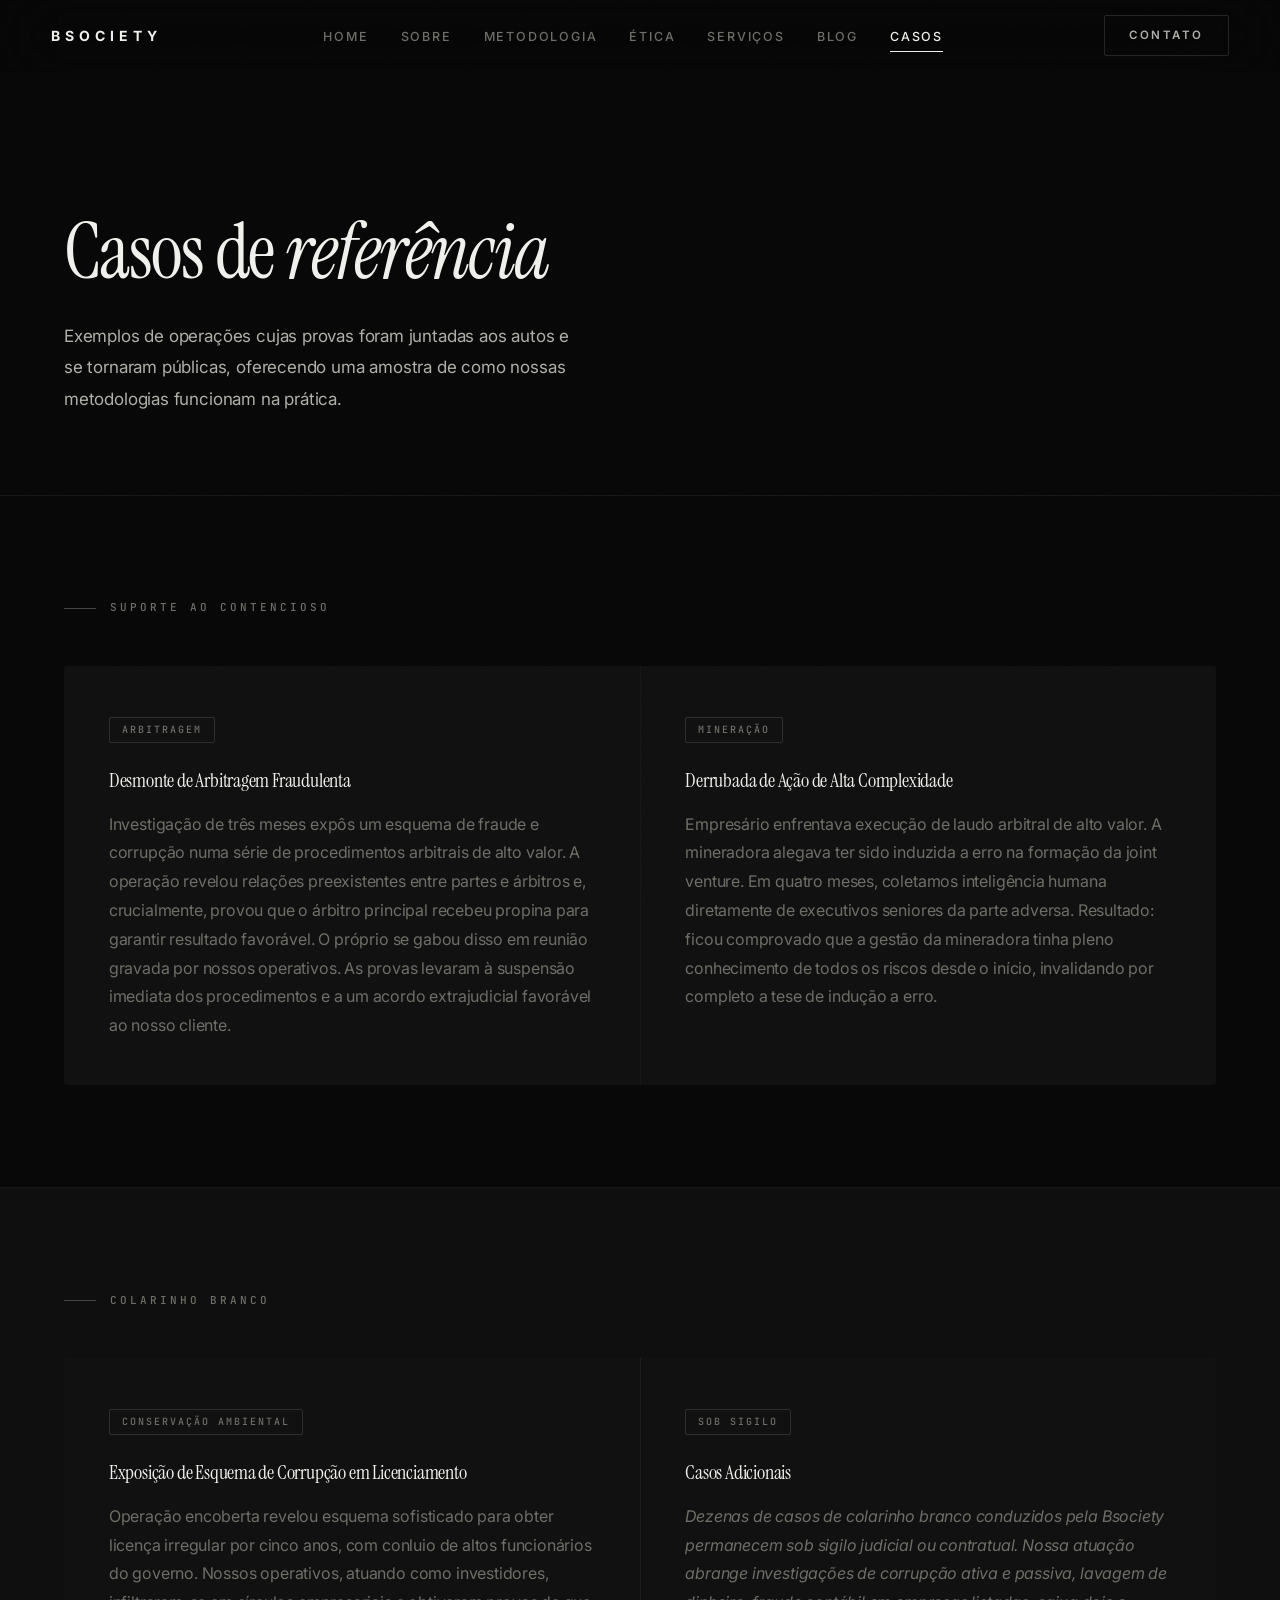
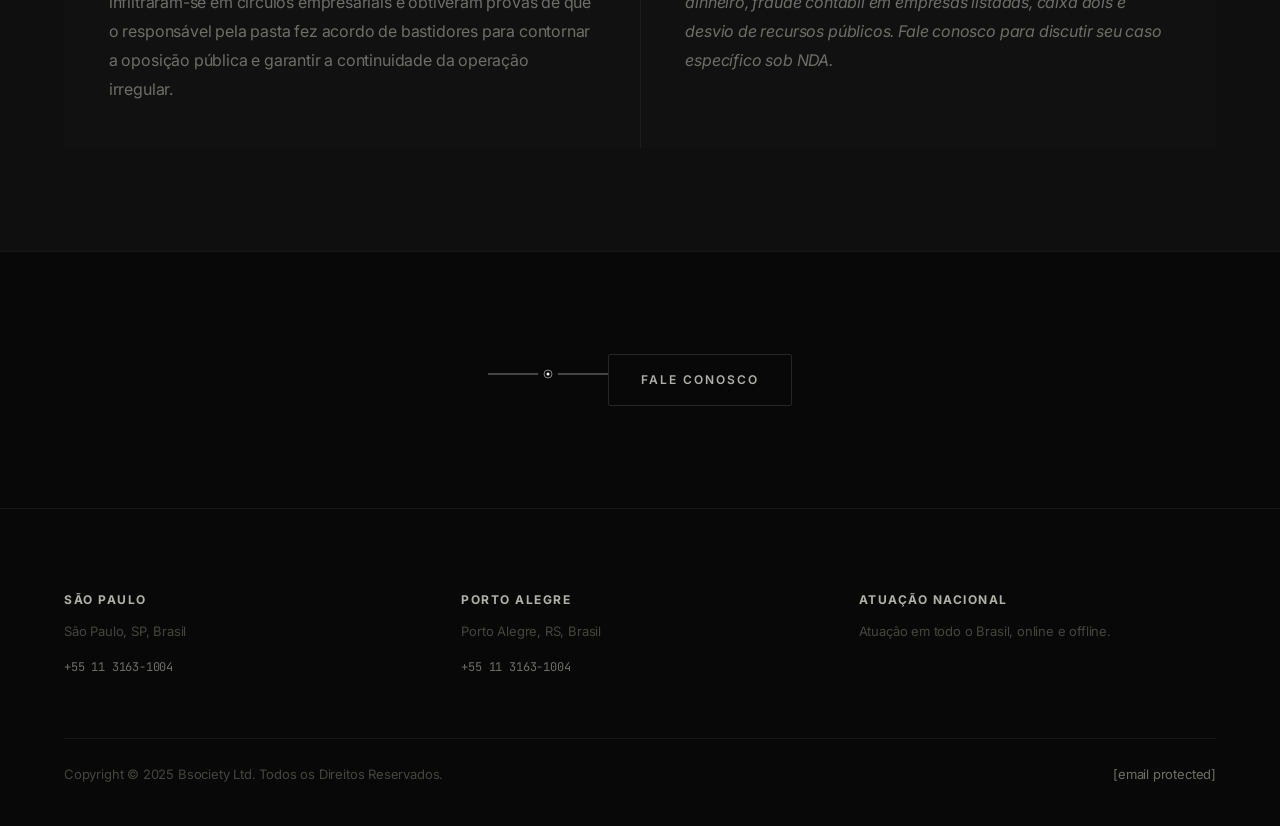
<file: case-studies.html>
<!DOCTYPE html>
<html lang="pt-BR" dir="ltr">
<head>
<meta charset="UTF-8">
<link rel="preconnect" href="https://fonts.googleapis.com">
<link rel="preconnect" href="https://fonts.gstatic.com" crossorigin>
<meta name="viewport" content="width=device-width, initial-scale=1.0">
<title>Casos de Referência | Bsociety Inteligência Corporativa</title>
<meta name="description" content="Casos reais de investigação corporativa: arbitragens fraudulentas, esquemas de corrupção e coleta de inteligência para litígios complexos.">
<meta name="keywords" content="casos investigação corporativa, caso arbitragem fraude, investigação corrupção, casos inteligência empresarial">
<meta name="robots" content="index, follow">
<meta name="author" content="Bsociety">
<meta name="language" content="pt-BR">
<meta name="geo.region" content="BR-SP">
<meta name="geo.placename" content="São Paulo">
<link rel="canonical" href="https://www.bsociety.com.br/casos">

<!-- Open Graph -->
<meta property="og:type" content="website">
<meta property="og:title" content="Casos de Referência | Bsociety">
<meta property="og:description" content="Casos reais de investigação corporativa: arbitragens fraudulentas, esquemas de corrupção e coleta de inteligência para litígios complexos.">
<meta property="og:url" content="https://www.bsociety.com.br/casos">
<meta property="og:site_name" content="Bsociety">
<meta property="og:locale" content="pt_BR">

<!-- Twitter -->
<meta name="twitter:card" content="summary">
<meta name="twitter:title" content="Casos de Referência | Bsociety">
<meta name="twitter:description" content="Casos reais de investigação corporativa: desmonte de arbitragens fraudulentas, exposição de esquemas de corrupção e coleta de inteligência para litígios de alta complexidade.">
<link rel="stylesheet" href="style.css">
<script type="application/ld+json">
{
  "@context": "https://schema.org",
  "@type": "Organization",
  "name": "Bsociety",
  "url": "https://www.bsociety.com.br",
  "logo": "https://www.bsociety.com.br/logo.png",
  "description": "Agência de inteligência corporativa e investigação empresarial no Brasil. Suporte a litígios, recuperação de ativos, due diligence investigativa e contra-inteligência.",
  "telephone": "+55-11-3163-1004",
  "email": "info@bsociety.com.br",
  "address": [
    {
      "@type": "PostalAddress",
      "addressLocality": "São Paulo",
      "addressRegion": "SP",
      "addressCountry": "BR"
    },
    {
      "@type": "PostalAddress",
      "addressLocality": "Porto Alegre",
      "addressRegion": "RS",
      "addressCountry": "BR"
    }
  ],
  "areaServed": {
    "@type": "Country",
    "name": "Brasil"
  },
  "sameAs": [],
  "foundingDate": "2011",
  "numberOfEmployees": {
    "@type": "QuantitativeValue",
    "minValue": 50
  },
  "hasOfferCatalog": {
    "@type": "OfferCatalog",
    "name": "Serviços de Inteligência Corporativa",
    "itemListElement": [
      {"@type": "Offer", "itemOffered": {"@type": "Service", "name": "Suporte a Litígios", "description": "Produção de prova para disputas judiciais e arbitrais de alta complexidade"}},
      {"@type": "Offer", "itemOffered": {"@type": "Service", "name": "Investigação de Crimes do Colarinho Branco", "description": "Coleta de evidências em casos de fraude, corrupção, lavagem de dinheiro e evasão fiscal"}},
      {"@type": "Offer", "itemOffered": {"@type": "Service", "name": "Recuperação de Ativos", "description": "Rastreamento e recuperação de ativos ocultados ou desviados"}},
      {"@type": "Offer", "itemOffered": {"@type": "Service", "name": "Due Diligence Investigativa", "description": "Análise profunda de sócios, fornecedores e parceiros de negócio"}},
      {"@type": "Offer", "itemOffered": {"@type": "Service", "name": "Investigação de Fraudes Corporativas", "description": "Apuração de fraudes internas, desvios e conluio"}},
      {"@type": "Offer", "itemOffered": {"@type": "Service", "name": "Disputas Societárias", "description": "Produção de prova para conflitos entre sócios e dissolução de sociedades"}},
      {"@type": "Offer", "itemOffered": {"@type": "Service", "name": "Desmonte de Campanhas Difamatórias", "description": "Identificação e desarticulação de ataques reputacionais"}},
      {"@type": "Offer", "itemOffered": {"@type": "Service", "name": "Contra-Inteligência", "description": "Proteção contra espionagem industrial e sabotagem corporativa"}},
      {"@type": "Offer", "itemOffered": {"@type": "Service", "name": "Inteligência Digital e OSINT", "description": "Monitoramento e análise em fontes abertas, deep web e redes sociais"}}
    ]
  }
}
</script>
<script type="application/ld+json">
{
  "@context": "https://schema.org",
  "@type": "BreadcrumbList",
  "itemListElement": [
    {"@type": "ListItem", "position": 1, "name": "Home", "item": "https://www.bsociety.com.br/"},
    {"@type": "ListItem", "position": 2, "name": "Casos", "item": "https://www.bsociety.com.br/casos"}
  ]
}
</script>
</head>
<body>
<header><nav class="nav" id="navbar">
  <a href="index.html" class="nav-logo"><div class="logo-text">BSOCIETY</div></a>
  <ul class="nav-center">
    <li><a href="index.html">Home</a></li>
    <li><a href="about-us.html">Sobre</a></li>
    <li><a href="methodology.html">Metodologia</a></li>
    <li><a href="our-ethics.html">Ética</a></li>
    <li class="dropdown"><a href="services.html">Serviços</a>
      <ul class="dropdown-menu">
        <li><a href="services.html">Todos os Serviços</a></li>
        <li><a href="services.html#suporte-litigios">Suporte a Litígios</a></li>
        <li><a href="services.html#colarinho-branco">Colarinho Branco</a></li>
        <li><a href="services.html#recuperacao-ativos">Recuperação de Ativos</a></li>
        <li><a href="services.html#due-diligence">Due Diligence Investigativa</a></li>
        <li><a href="services.html#fraudes-corporativas">Fraudes Corporativas</a></li>
        <li><a href="services.html#disputas-societarias">Disputas Societárias</a></li>
        <li><a href="services.html#campanhas-negativas">Campanhas Difamatórias</a></li>
        <li><a href="services.html#contra-inteligencia">Contra-Inteligência</a></li>
        <li><a href="services.html#inteligencia-digital">Inteligência Digital</a></li>
      </ul>
    </li>
    <li><a href="blog.html">Blog</a></li>
    <li><a href="case-studies.html" class="active">Casos</a></li>
  </ul>
  <a href="contact.html" class="nav-cta-btn">Contato</a>
  <div class="hamburger"><span></span><span></span><span></span></div>
</nav>
<div class="mobile-menu">
  <a href="index.html">Home</a><a href="about-us.html">Sobre</a><a href="methodology.html">Metodologia</a><a href="our-ethics.html">Ética</a><a href="services.html">Serviços</a><a href="blog.html">Blog</a><a href="case-studies.html">Casos</a><a href="contact.html">Contato</a><a href="careers.html">Carreiras</a>
</div></header>

<main>
<section class="page-hero">
  <div class="hero-inner">
    <h1>Casos de <em>referência</em></h1>
    <p class="hero-sub">Exemplos de operações cujas provas foram juntadas aos autos e se tornaram públicas, oferecendo uma amostra de como nossas metodologias funcionam na prática.</p>
  </div>
</section>



<div class="divider"></div>
<section class="section">
  <div class="content-wrap">
    <div class="label reveal">Suporte ao Contencioso</div>
    <div class="cases-grid reveal">
      <div class="case-card"><div class="case-tag">Arbitragem</div><h3>Desmonte de Arbitragem Fraudulenta</h3><p>Investigação de três meses expôs um esquema de fraude e corrupção numa série de procedimentos arbitrais de alto valor. A operação revelou relações preexistentes entre partes e árbitros e, crucialmente, provou que o árbitro principal recebeu propina para garantir resultado favorável. O próprio se gabou disso em reunião gravada por nossos operativos. As provas levaram à suspensão imediata dos procedimentos e a um acordo extrajudicial favorável ao nosso cliente.</p></div>
      <div class="case-card"><div class="case-tag">Mineração</div><h3>Derrubada de Ação de Alta Complexidade</h3><p>Empresário enfrentava execução de laudo arbitral de alto valor. A mineradora alegava ter sido induzida a erro na formação da joint venture. Em quatro meses, coletamos inteligência humana diretamente de executivos seniores da parte adversa. Resultado: ficou comprovado que a gestão da mineradora tinha pleno conhecimento de todos os riscos desde o início, invalidando por completo a tese de indução a erro.</p></div>
    </div>
  </div>
</section>

<div class="divider"></div>
<section class="section section-dark">
  <div class="content-wrap">
    <div class="label reveal">Colarinho Branco</div>
    <div class="cases-grid reveal">
      <div class="case-card"><div class="case-tag">Conservação Ambiental</div><h3>Exposição de Esquema de Corrupção em Licenciamento</h3><p>Operação encoberta revelou esquema sofisticado para obter licença irregular por cinco anos, com conluio de altos funcionários do governo. Nossos operativos, atuando como investidores, infiltraram-se em círculos empresariais e obtiveram provas de que o responsável pela pasta fez acordo de bastidores para contornar a oposição pública e garantir a continuidade da operação irregular.</p></div>
      <div class="case-card"><div class="case-tag">Sob Sigilo</div><h3>Casos Adicionais</h3><p style="color:var(--gray-2);font-style:italic;">Dezenas de casos de colarinho branco conduzidos pela Bsociety permanecem sob sigilo judicial ou contratual. Nossa atuação abrange investigações de corrupção ativa e passiva, lavagem de dinheiro, fraude contábil em empresas listadas, caixa dois e desvio de recursos públicos. Fale conosco para discutir seu caso específico sob NDA.</p></div>
    </div>
  </div>
</section>



<div class="divider"></div>
<section class="cta-section reveal"><svg viewBox="0 0 120 20" fill="none" width="120" xmlns="http://www.w3.org/2000/svg" class="cta-accent">
    <line x1="0" y1="10" x2="50" y2="10" stroke="#fff" stroke-width="0.5"/>
    <circle cx="60" cy="10" r="4" stroke="#fff" stroke-width="0.5"/>
    <circle cx="60" cy="10" r="1.5" fill="#fff"/>
    <line x1="70" y1="10" x2="120" y2="10" stroke="#fff" stroke-width="0.5"/>
  </svg><a href="contact.html" class="btn-gold">Fale conosco</a></section>
</main>

<footer class="site-footer">
  <div class="footer-grid" style="grid-template-columns: repeat(3, 1fr);">
    <div class="footer-office"><h4>São Paulo</h4><p>São Paulo, SP, Brasil</p><a href="tel:+551131631004" class="phone">+55 11 3163-1004</a></div>
    <div class="footer-office"><h4>Porto Alegre</h4><p>Porto Alegre, RS, Brasil</p><a href="tel:+551131631004" class="phone">+55 11 3163-1004</a></div>
    <div class="footer-office"><h4>Atuação Nacional</h4><p>Atuação em todo o Brasil, online e offline.</p></div>
  </div>
  <div class="footer-bottom"><p>Copyright © 2025 Bsociety Ltd. Todos os Direitos Reservados.</p><a href="/cdn-cgi/l/email-protection#147d7a727b5476677b777d71606d3a777b793a7666" class="footer-email"><span class="__cf_email__" data-cfemail="c0a9aea6af80a2b3afa3a9a5b4b9eea3afadeea2b2">[email&#160;protected]</span></a></div>
</footer>
</body>
</html>
</file>
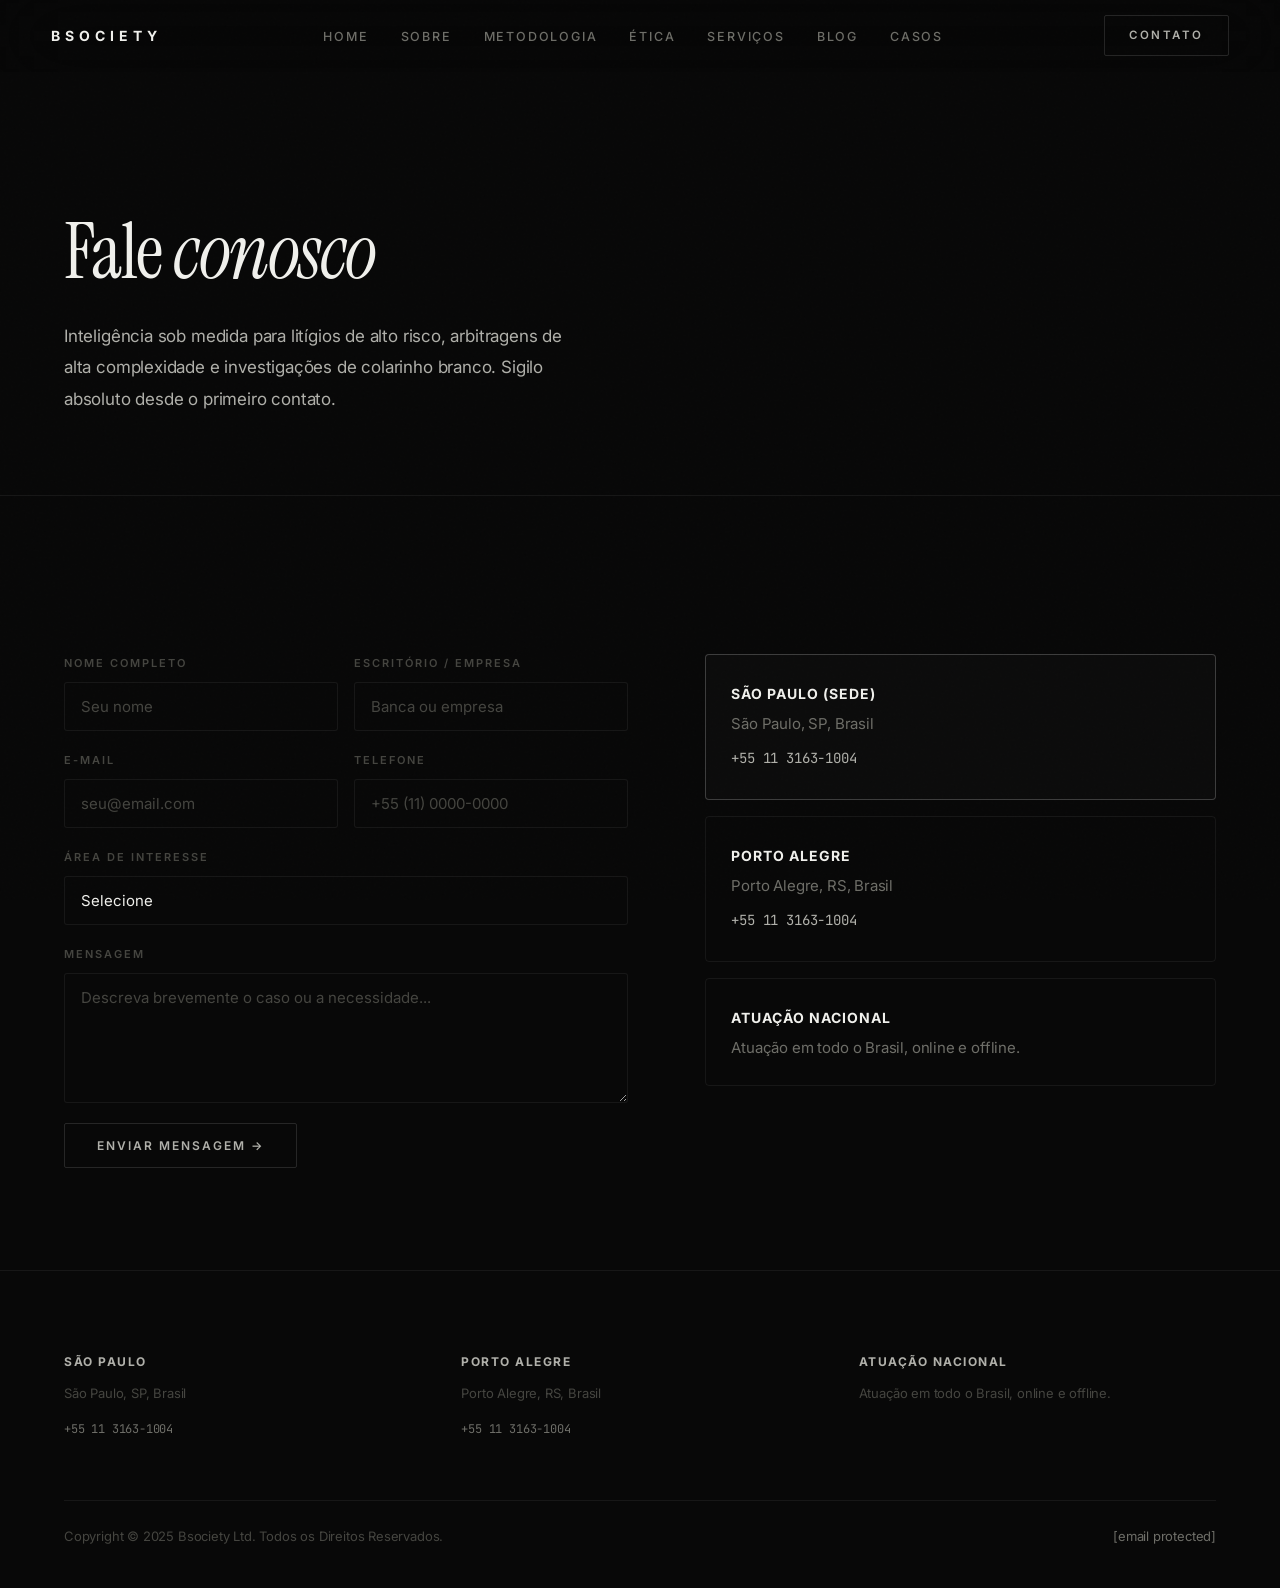
<file: contact.html>
<!DOCTYPE html>
<html lang="pt-BR" dir="ltr">
<head>
<meta charset="UTF-8">
<link rel="preconnect" href="https://fonts.googleapis.com">
<link rel="preconnect" href="https://fonts.gstatic.com" crossorigin>
<meta name="viewport" content="width=device-width, initial-scale=1.0">
<title>Contato | Bsociety Inteligência Corporativa Brasil</title>
<meta name="description" content="Fale com a Bsociety. Escritórios em São Paulo e Porto Alegre, atuação em todo o Brasil. Sigilo absoluto. Ligue: +55 11 3163-1004.">
<meta name="keywords" content="contato bsociety, agência inteligência São Paulo, investigação corporativa Porto Alegre, contato investigação empresarial">
<meta name="robots" content="index, follow">
<meta name="author" content="Bsociety">
<meta name="language" content="pt-BR">
<meta name="geo.region" content="BR-SP">
<meta name="geo.placename" content="São Paulo">
<link rel="canonical" href="https://www.bsociety.com.br/contato">

<!-- Open Graph -->
<meta property="og:type" content="website">
<meta property="og:title" content="Contato | Bsociety">
<meta property="og:description" content="Fale com a Bsociety. Escritórios em São Paulo e Porto Alegre, atuação em todo o Brasil. Sigilo absoluto. Ligue: +55 11 3163-1004.">
<meta property="og:url" content="https://www.bsociety.com.br/contato">
<meta property="og:site_name" content="Bsociety">
<meta property="og:locale" content="pt_BR">

<!-- Twitter -->
<meta name="twitter:card" content="summary">
<meta name="twitter:title" content="Contato | Bsociety">
<meta name="twitter:description" content="Entre em contato com a Bsociety. Escritórios em São Paulo e Porto Alegre, atuação em todo o Brasil. Sigilo absoluto desde o primeiro contato. Ligue: +55 11 3163-1004.">
<link rel="stylesheet" href="style.css">
<script type="application/ld+json">
{
  "@context": "https://schema.org",
  "@type": "Organization",
  "name": "Bsociety",
  "url": "https://www.bsociety.com.br",
  "logo": "https://www.bsociety.com.br/logo.png",
  "description": "Agência de inteligência corporativa e investigação empresarial no Brasil. Suporte a litígios, recuperação de ativos, due diligence investigativa e contra-inteligência.",
  "telephone": "+55-11-3163-1004",
  "email": "info@bsociety.com.br",
  "address": [
    {
      "@type": "PostalAddress",
      "addressLocality": "São Paulo",
      "addressRegion": "SP",
      "addressCountry": "BR"
    },
    {
      "@type": "PostalAddress",
      "addressLocality": "Porto Alegre",
      "addressRegion": "RS",
      "addressCountry": "BR"
    }
  ],
  "areaServed": {
    "@type": "Country",
    "name": "Brasil"
  },
  "sameAs": [],
  "foundingDate": "2011",
  "numberOfEmployees": {
    "@type": "QuantitativeValue",
    "minValue": 50
  },
  "hasOfferCatalog": {
    "@type": "OfferCatalog",
    "name": "Serviços de Inteligência Corporativa",
    "itemListElement": [
      {"@type": "Offer", "itemOffered": {"@type": "Service", "name": "Suporte a Litígios", "description": "Produção de prova para disputas judiciais e arbitrais de alta complexidade"}},
      {"@type": "Offer", "itemOffered": {"@type": "Service", "name": "Investigação de Crimes do Colarinho Branco", "description": "Coleta de evidências em casos de fraude, corrupção, lavagem de dinheiro e evasão fiscal"}},
      {"@type": "Offer", "itemOffered": {"@type": "Service", "name": "Recuperação de Ativos", "description": "Rastreamento e recuperação de ativos ocultados ou desviados"}},
      {"@type": "Offer", "itemOffered": {"@type": "Service", "name": "Due Diligence Investigativa", "description": "Análise profunda de sócios, fornecedores e parceiros de negócio"}},
      {"@type": "Offer", "itemOffered": {"@type": "Service", "name": "Investigação de Fraudes Corporativas", "description": "Apuração de fraudes internas, desvios e conluio"}},
      {"@type": "Offer", "itemOffered": {"@type": "Service", "name": "Disputas Societárias", "description": "Produção de prova para conflitos entre sócios e dissolução de sociedades"}},
      {"@type": "Offer", "itemOffered": {"@type": "Service", "name": "Desmonte de Campanhas Difamatórias", "description": "Identificação e desarticulação de ataques reputacionais"}},
      {"@type": "Offer", "itemOffered": {"@type": "Service", "name": "Contra-Inteligência", "description": "Proteção contra espionagem industrial e sabotagem corporativa"}},
      {"@type": "Offer", "itemOffered": {"@type": "Service", "name": "Inteligência Digital e OSINT", "description": "Monitoramento e análise em fontes abertas, deep web e redes sociais"}}
    ]
  }
}
</script>
<script type="application/ld+json">
{
  "@context": "https://schema.org",
  "@type": "BreadcrumbList",
  "itemListElement": [
    {"@type": "ListItem", "position": 1, "name": "Home", "item": "https://www.bsociety.com.br/"},
    {"@type": "ListItem", "position": 2, "name": "Contato", "item": "https://www.bsociety.com.br/contato"}
  ]
}
</script>
</head>
<body>
<header><nav class="nav" id="navbar">
  <a href="index.html" class="nav-logo"><div class="logo-text">BSOCIETY</div></a>
  <ul class="nav-center">
    <li><a href="index.html">Home</a></li>
    <li><a href="about-us.html">Sobre</a></li>
    <li><a href="methodology.html">Metodologia</a></li>
    <li><a href="our-ethics.html">Ética</a></li>
    <li class="dropdown"><a href="services.html">Serviços</a>
      <ul class="dropdown-menu">
        <li><a href="services.html">Todos os Serviços</a></li>
        <li><a href="services.html#suporte-litigios">Suporte a Litígios</a></li>
        <li><a href="services.html#colarinho-branco">Colarinho Branco</a></li>
        <li><a href="services.html#recuperacao-ativos">Recuperação de Ativos</a></li>
        <li><a href="services.html#due-diligence">Due Diligence Investigativa</a></li>
        <li><a href="services.html#fraudes-corporativas">Fraudes Corporativas</a></li>
        <li><a href="services.html#disputas-societarias">Disputas Societárias</a></li>
        <li><a href="services.html#campanhas-negativas">Campanhas Difamatórias</a></li>
        <li><a href="services.html#contra-inteligencia">Contra-Inteligência</a></li>
        <li><a href="services.html#inteligencia-digital">Inteligência Digital</a></li>
      </ul>
    </li>
    <li><a href="blog.html">Blog</a></li>
    <li><a href="case-studies.html">Casos</a></li>
  </ul>
  <a href="contact.html" class="nav-cta-btn">Contato</a>
  <div class="hamburger"><span></span><span></span><span></span></div>
</nav>
<div class="mobile-menu">
  <a href="index.html">Home</a><a href="about-us.html">Sobre</a><a href="methodology.html">Metodologia</a><a href="our-ethics.html">Ética</a><a href="services.html">Serviços</a><a href="blog.html">Blog</a><a href="case-studies.html">Casos</a><a href="contact.html">Contato</a><a href="careers.html">Carreiras</a>
</div></header>

<main>
<section class="page-hero">
  <div class="hero-inner">
    <h1>Fale <em>conosco</em></h1>
    <p class="hero-sub">Inteligência sob medida para litígios de alto risco, arbitragens de alta complexidade e investigações de colarinho branco. Sigilo absoluto desde o primeiro contato.</p>
  </div>
</section>

<div class="divider"></div>
<section class="section">
  <div class="content-wrap">
    <div class="contact-grid reveal">
      <div class="contact-form">
        <div class="form-row"><div class="form-field"><label>Nome Completo</label><input type="text" placeholder="Seu nome"></div><div class="form-field"><label>Escritório / Empresa</label><input type="text" placeholder="Banca ou empresa"></div></div>
        <div class="form-row"><div class="form-field"><label>E-mail</label><input type="email" placeholder="seu@email.com"></div><div class="form-field"><label>Telefone</label><input type="tel" placeholder="+55 (11) 0000-0000"></div></div>
        <div class="form-field"><label>Área de Interesse</label><select><option value="">Selecione</option><option>Suporte ao Contencioso</option><option>Colarinho Branco</option><option>Recuperação de Ativos</option><option>Due Diligence Investigativa</option><option>Fraudes Corporativas</option><option>Disputas Societárias</option><option>Campanhas Difamatórias</option><option>Contra-Inteligência</option><option>Inteligência Digital e OSINT</option></select></div>
        <div class="form-field"><label>Mensagem</label><textarea placeholder="Descreva brevemente o caso ou a necessidade..."></textarea></div>
        <button class="btn-gold" style="align-self:flex-start;cursor:pointer;">Enviar Mensagem →</button>
      </div>
      <div class="offices-list">
        <div class="office-card highlight"><h4>São Paulo (Sede)</h4><p>São Paulo, SP, Brasil</p><a href="tel:+551131631004" class="phone">+55 11 3163-1004</a></div>
        <div class="office-card"><h4>Porto Alegre</h4><p>Porto Alegre, RS, Brasil</p><a href="tel:+551131631004" class="phone">+55 11 3163-1004</a></div>
        <div class="office-card"><h4>Atuação Nacional</h4><p>Atuação em todo o Brasil, online e offline.</p></div>
      </div>
    </div>
  </div>
</section>


</main>

<footer class="site-footer">
  <div class="footer-grid" style="grid-template-columns: repeat(3, 1fr);">
    <div class="footer-office"><h4>São Paulo</h4><p>São Paulo, SP, Brasil</p><a href="tel:+551131631004" class="phone">+55 11 3163-1004</a></div>
    <div class="footer-office"><h4>Porto Alegre</h4><p>Porto Alegre, RS, Brasil</p><a href="tel:+551131631004" class="phone">+55 11 3163-1004</a></div>
    <div class="footer-office"><h4>Atuação Nacional</h4><p>Atuação em todo o Brasil, online e offline.</p></div>
  </div>
  <div class="footer-bottom"><p>Copyright © 2025 Bsociety Ltd. Todos os Direitos Reservados.</p><a href="/cdn-cgi/l/email-protection#563f38303916342539353f33222f7835393b783424" class="footer-email"><span class="__cf_email__" data-cfemail="2e474048416e4c5d414d474b5a57004d4143004c5c">[email&#160;protected]</span></a></div>
</footer>
</body>
</html>
</file>
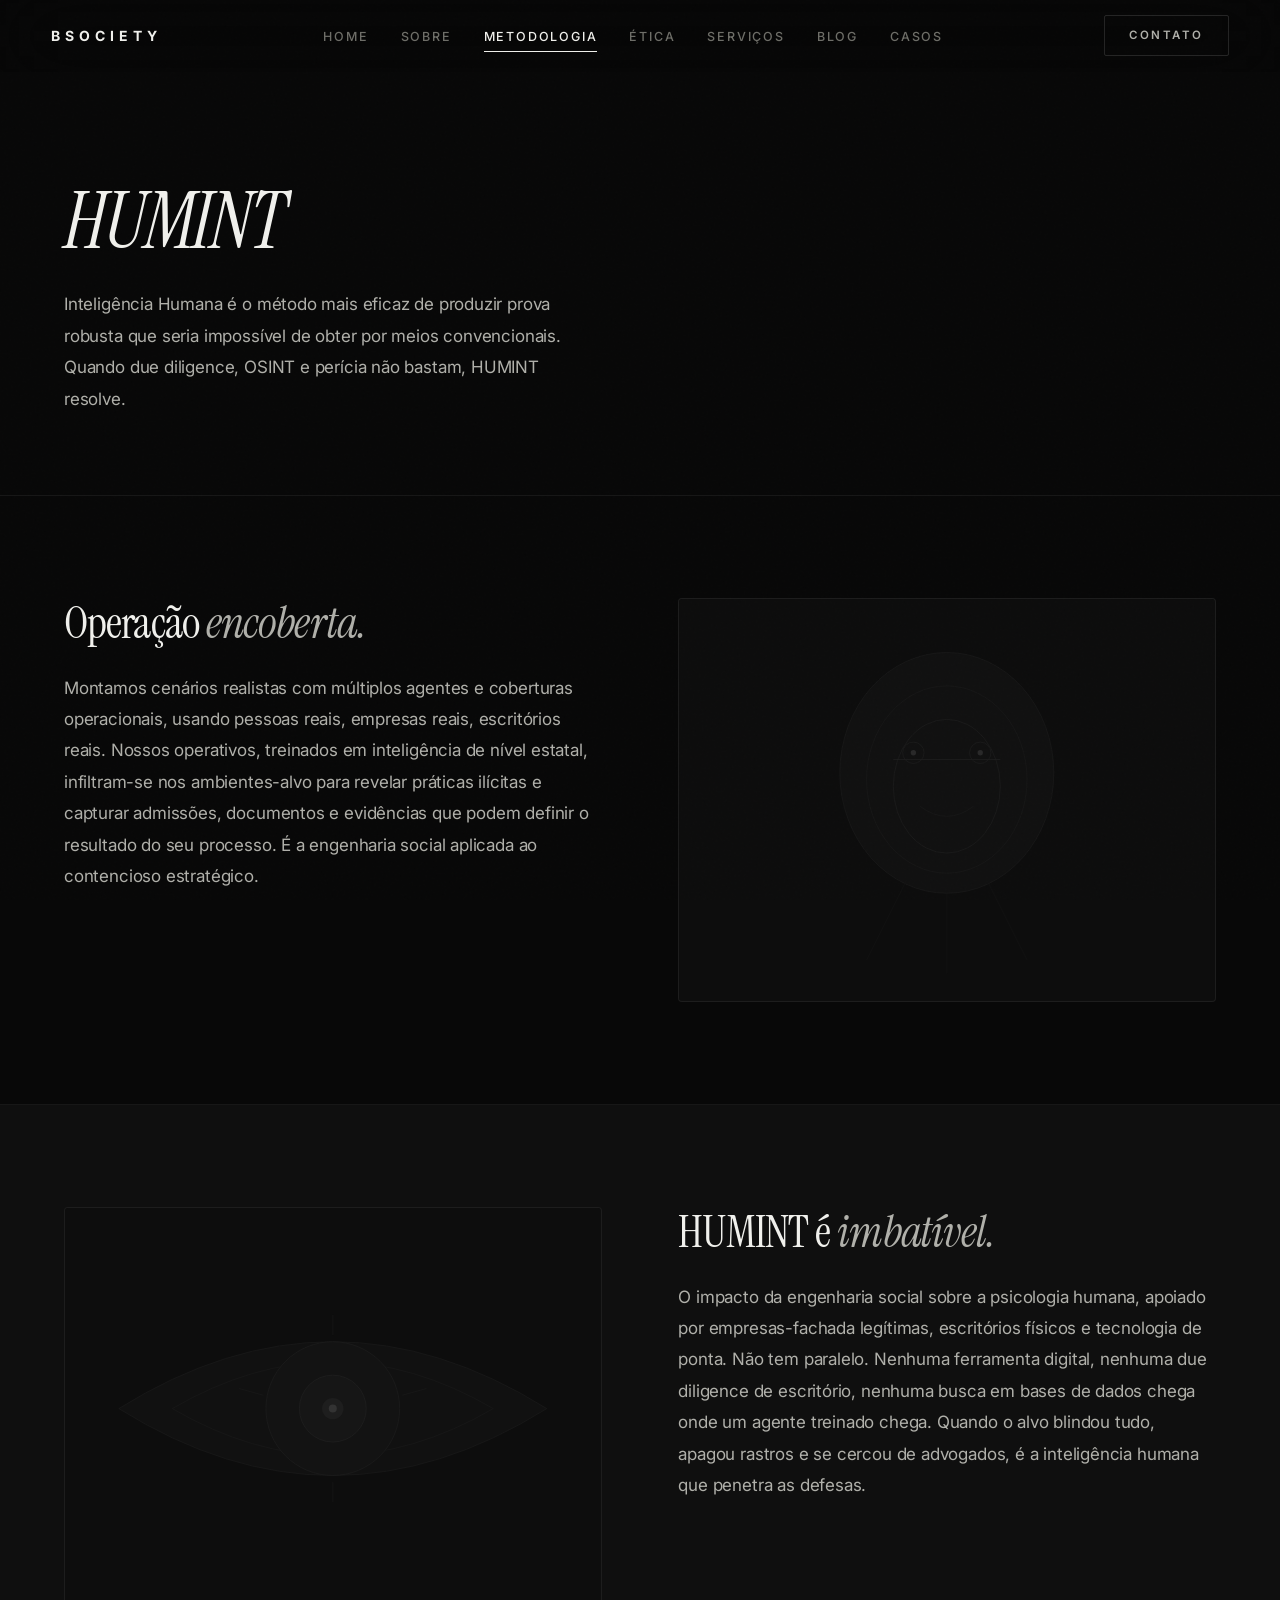
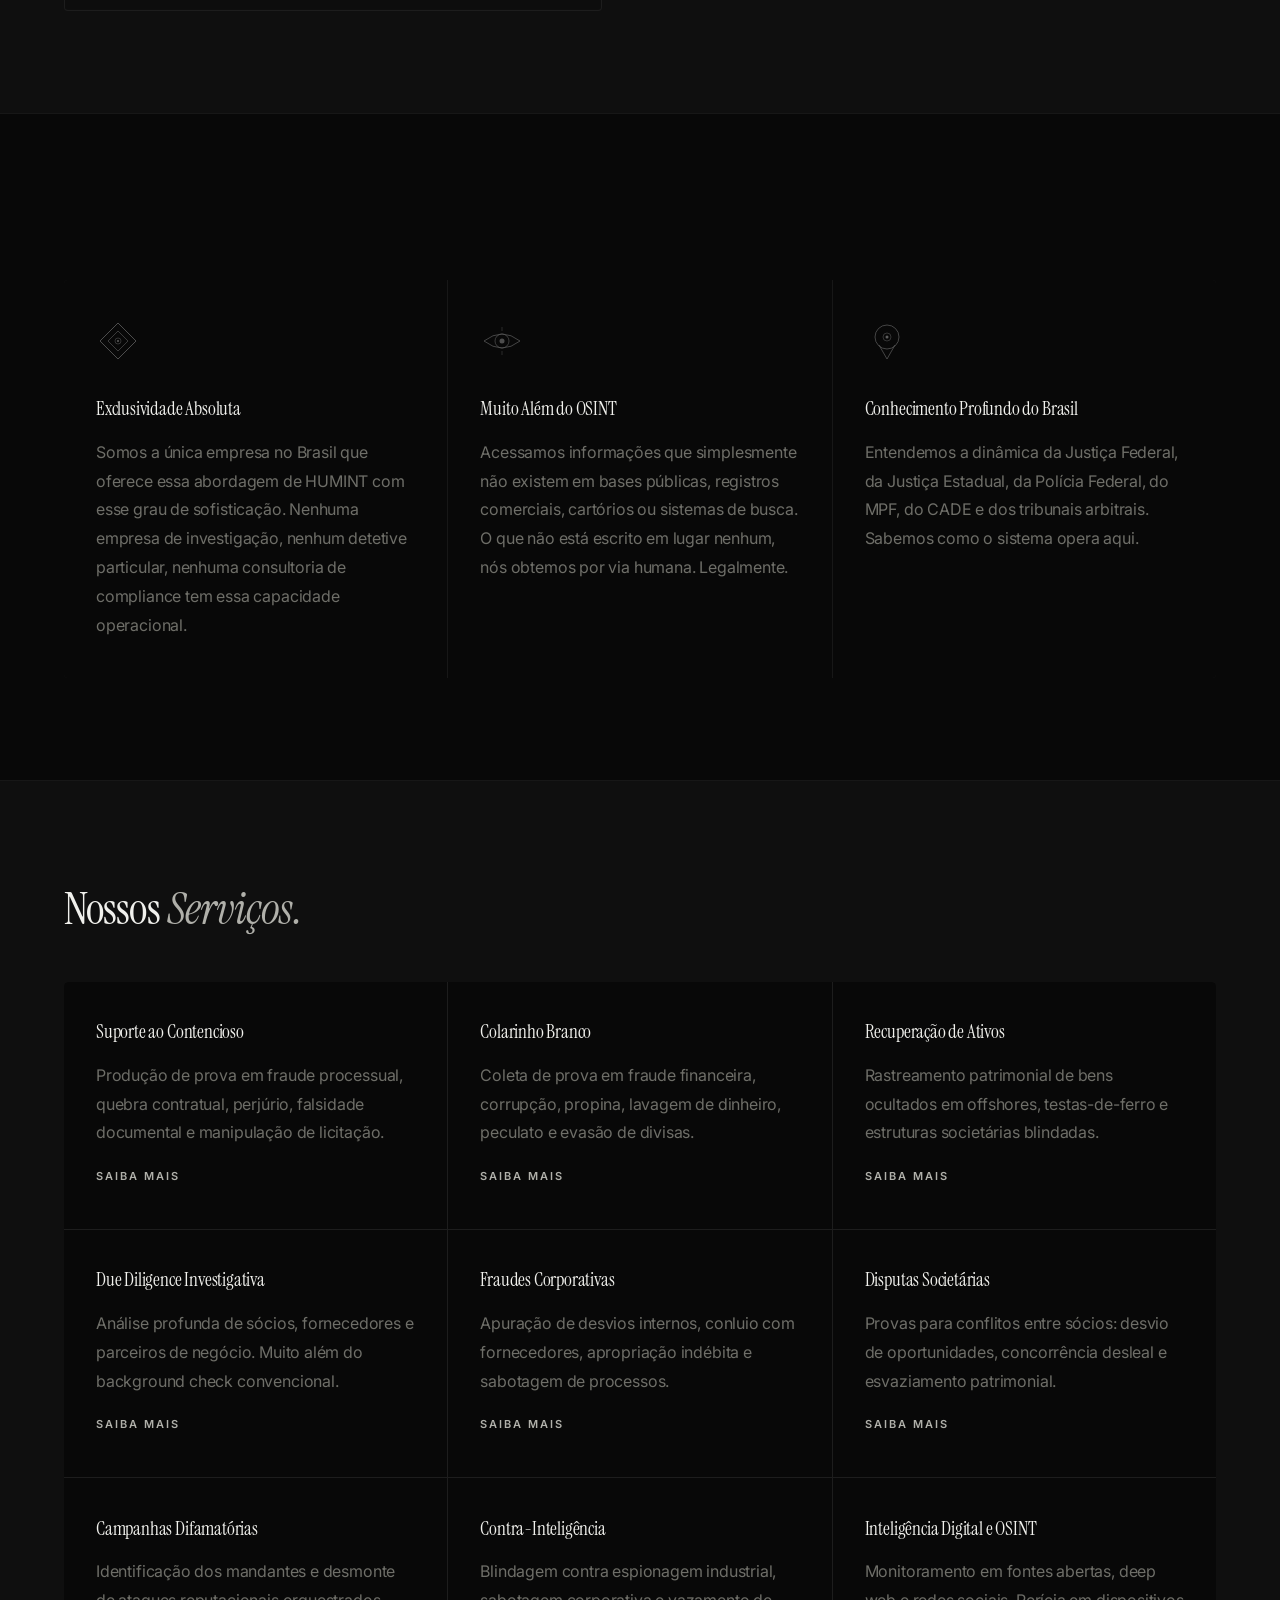
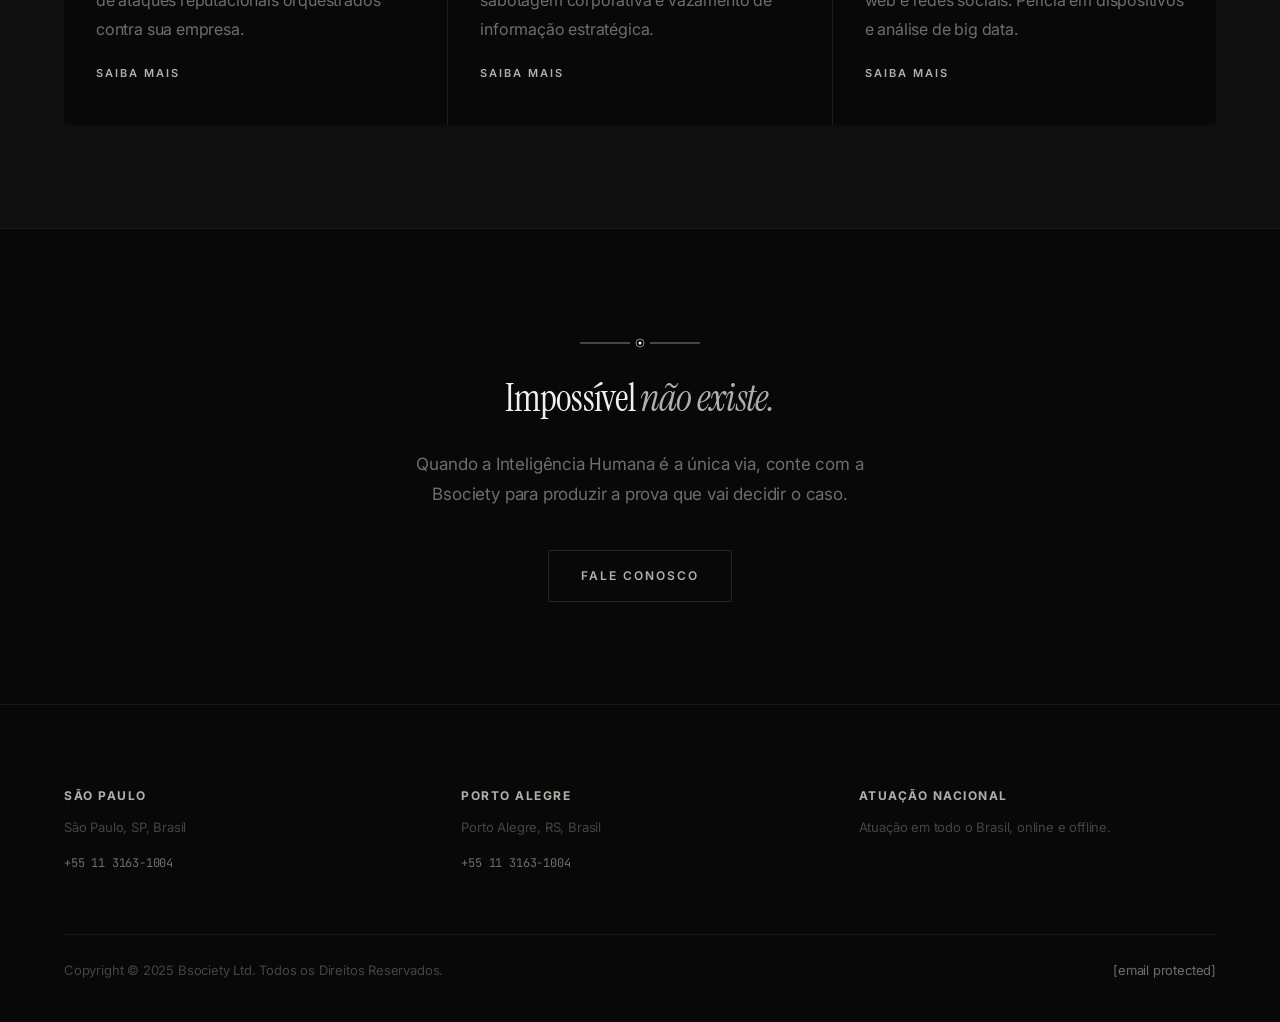
<file: methodology.html>
<!DOCTYPE html>
<html lang="pt-BR" dir="ltr">
<head>
<meta charset="UTF-8">
<link rel="preconnect" href="https://fonts.googleapis.com">
<link rel="preconnect" href="https://fonts.gstatic.com" crossorigin>
<meta name="viewport" content="width=device-width, initial-scale=1.0">
<title>Metodologia HUMINT | Bsociety Inteligência Corporativa</title>
<meta name="description" content="Metodologia HUMINT: inteligência humana aplicada ao contencioso estratégico. Engenharia social para produzir prova robusta além do OSINT convencional.">
<meta name="keywords" content="HUMINT, inteligência humana, metodologia investigação, engenharia social, OSINT, investigação encoberta, produção de prova">
<meta name="robots" content="index, follow">
<meta name="author" content="Bsociety">
<meta name="language" content="pt-BR">
<meta name="geo.region" content="BR-SP">
<meta name="geo.placename" content="São Paulo">
<link rel="canonical" href="https://www.bsociety.com.br/metodologia">

<!-- Open Graph -->
<meta property="og:type" content="website">
<meta property="og:title" content="Metodologia HUMINT | Bsociety">
<meta property="og:description" content="Metodologia HUMINT: inteligência humana aplicada ao contencioso estratégico. Engenharia social para produzir prova robusta além do OSINT convencional.">
<meta property="og:url" content="https://www.bsociety.com.br/metodologia">
<meta property="og:site_name" content="Bsociety">
<meta property="og:locale" content="pt_BR">

<!-- Twitter -->
<meta name="twitter:card" content="summary">
<meta name="twitter:title" content="Metodologia HUMINT | Bsociety">
<meta name="twitter:description" content="Nossa metodologia HUMINT (Inteligência Humana) vai além do OSINT e da due diligence convencional. Engenharia social aplicada ao contencioso estratégico para produzir prova robusta.">
<link rel="stylesheet" href="style.css">
<script type="application/ld+json">
{
  "@context": "https://schema.org",
  "@type": "Organization",
  "name": "Bsociety",
  "url": "https://www.bsociety.com.br",
  "logo": "https://www.bsociety.com.br/logo.png",
  "description": "Agência de inteligência corporativa e investigação empresarial no Brasil. Suporte a litígios, recuperação de ativos, due diligence investigativa e contra-inteligência.",
  "telephone": "+55-11-3163-1004",
  "email": "info@bsociety.com.br",
  "address": [
    {
      "@type": "PostalAddress",
      "addressLocality": "São Paulo",
      "addressRegion": "SP",
      "addressCountry": "BR"
    },
    {
      "@type": "PostalAddress",
      "addressLocality": "Porto Alegre",
      "addressRegion": "RS",
      "addressCountry": "BR"
    }
  ],
  "areaServed": {
    "@type": "Country",
    "name": "Brasil"
  },
  "sameAs": [],
  "foundingDate": "2011",
  "numberOfEmployees": {
    "@type": "QuantitativeValue",
    "minValue": 50
  },
  "hasOfferCatalog": {
    "@type": "OfferCatalog",
    "name": "Serviços de Inteligência Corporativa",
    "itemListElement": [
      {"@type": "Offer", "itemOffered": {"@type": "Service", "name": "Suporte a Litígios", "description": "Produção de prova para disputas judiciais e arbitrais de alta complexidade"}},
      {"@type": "Offer", "itemOffered": {"@type": "Service", "name": "Investigação de Crimes do Colarinho Branco", "description": "Coleta de evidências em casos de fraude, corrupção, lavagem de dinheiro e evasão fiscal"}},
      {"@type": "Offer", "itemOffered": {"@type": "Service", "name": "Recuperação de Ativos", "description": "Rastreamento e recuperação de ativos ocultados ou desviados"}},
      {"@type": "Offer", "itemOffered": {"@type": "Service", "name": "Due Diligence Investigativa", "description": "Análise profunda de sócios, fornecedores e parceiros de negócio"}},
      {"@type": "Offer", "itemOffered": {"@type": "Service", "name": "Investigação de Fraudes Corporativas", "description": "Apuração de fraudes internas, desvios e conluio"}},
      {"@type": "Offer", "itemOffered": {"@type": "Service", "name": "Disputas Societárias", "description": "Produção de prova para conflitos entre sócios e dissolução de sociedades"}},
      {"@type": "Offer", "itemOffered": {"@type": "Service", "name": "Desmonte de Campanhas Difamatórias", "description": "Identificação e desarticulação de ataques reputacionais"}},
      {"@type": "Offer", "itemOffered": {"@type": "Service", "name": "Contra-Inteligência", "description": "Proteção contra espionagem industrial e sabotagem corporativa"}},
      {"@type": "Offer", "itemOffered": {"@type": "Service", "name": "Inteligência Digital e OSINT", "description": "Monitoramento e análise em fontes abertas, deep web e redes sociais"}}
    ]
  }
}
</script>
<script type="application/ld+json">
{
  "@context": "https://schema.org",
  "@type": "BreadcrumbList",
  "itemListElement": [
    {"@type": "ListItem", "position": 1, "name": "Home", "item": "https://www.bsociety.com.br/"},
    {"@type": "ListItem", "position": 2, "name": "Metodologia", "item": "https://www.bsociety.com.br/metodologia"}
  ]
}
</script>
</head>
<body>
<header><nav class="nav" id="navbar">
  <a href="index.html" class="nav-logo"><div class="logo-text">BSOCIETY</div></a>
  <ul class="nav-center">
    <li><a href="index.html">Home</a></li>
    <li><a href="about-us.html">Sobre</a></li>
    <li><a href="methodology.html" class="active">Metodologia</a></li>
    <li><a href="our-ethics.html">Ética</a></li>
    <li class="dropdown"><a href="services.html">Serviços</a>
      <ul class="dropdown-menu">
        <li><a href="services.html">Todos os Serviços</a></li>
        <li><a href="services.html#suporte-litigios">Suporte a Litígios</a></li>
        <li><a href="services.html#colarinho-branco">Colarinho Branco</a></li>
        <li><a href="services.html#recuperacao-ativos">Recuperação de Ativos</a></li>
        <li><a href="services.html#due-diligence">Due Diligence Investigativa</a></li>
        <li><a href="services.html#fraudes-corporativas">Fraudes Corporativas</a></li>
        <li><a href="services.html#disputas-societarias">Disputas Societárias</a></li>
        <li><a href="services.html#campanhas-negativas">Campanhas Difamatórias</a></li>
        <li><a href="services.html#contra-inteligencia">Contra-Inteligência</a></li>
        <li><a href="services.html#inteligencia-digital">Inteligência Digital</a></li>
      </ul>
    </li>
    <li><a href="blog.html">Blog</a></li>
    <li><a href="case-studies.html">Casos</a></li>
  </ul>
  <a href="contact.html" class="nav-cta-btn">Contato</a>
  <div class="hamburger"><span></span><span></span><span></span></div>
</nav>
<div class="mobile-menu">
  <a href="index.html">Home</a><a href="about-us.html">Sobre</a><a href="methodology.html">Metodologia</a><a href="our-ethics.html">Ética</a><a href="services.html">Serviços</a><a href="blog.html">Blog</a><a href="case-studies.html">Casos</a><a href="contact.html">Contato</a><a href="careers.html">Carreiras</a>
</div></header>

<main>
<section class="page-hero">
  <div class="hero-inner">
    <h1><em>HUMINT</em></h1>
    <p class="hero-sub">Inteligência Humana é o método mais eficaz de produzir prova robusta que seria impossível de obter por meios convencionais. Quando due diligence, OSINT e perícia não bastam, HUMINT resolve.</p>
  </div>
</section>

<div class="divider"></div>
<section class="section">
  <div class="content-wrap">
    <div class="two-col reveal">
      <div>
        <h2 class="section-title">Operação <em>encoberta.</em></h2>
        <p class="section-desc">Montamos cenários realistas com múltiplos agentes e coberturas operacionais, usando pessoas reais, empresas reais, escritórios reais. Nossos operativos, treinados em inteligência de nível estatal, infiltram-se nos ambientes-alvo para revelar práticas ilícitas e capturar admissões, documentos e evidências que podem definir o resultado do seu processo. É a engenharia social aplicada ao contencioso estratégico.</p>
      </div>
      <div class="service-img"><svg viewBox="0 0 400 300" fill="none" xmlns="http://www.w3.org/2000/svg" style="width:100%;height:100%;">
          <rect width="400" height="300" fill="#0d0d0d"/>
          <ellipse cx="200" cy="130" rx="80" ry="90" fill="#111" stroke="#1c1c1c" stroke-width="0.5"/>
          <ellipse cx="200" cy="135" rx="60" ry="70" fill="none" stroke="#1a1a1a" stroke-width="0.5"/>
          <ellipse cx="200" cy="140" rx="40" ry="50" fill="none" stroke="#1e1e1e" stroke-width="0.5"/>
          <line x1="160" y1="120" x2="240" y2="120" stroke="#222" stroke-width="0.5"/>
          <circle cx="175" cy="115" r="8" fill="none" stroke="#1e1e1e" stroke-width="0.5"/>
          <circle cx="225" cy="115" r="8" fill="none" stroke="#1e1e1e" stroke-width="0.5"/>
          <circle cx="175" cy="115" r="2" fill="#292929"/>
          <circle cx="225" cy="115" r="2" fill="#292929"/>
          <path d="M180 155 Q200 170 220 155" fill="none" stroke="#1a1a1a" stroke-width="0.5"/>
          <line x1="200" y1="220" x2="200" y2="280" stroke="#161616" stroke-width="0.5"/>
          <line x1="170" y1="210" x2="140" y2="270" stroke="#141414" stroke-width="0.5"/>
          <line x1="230" y1="210" x2="260" y2="270" stroke="#141414" stroke-width="0.5"/>
        </svg></div>
    </div>
  </div>
</section>

<div class="divider"></div>
<section class="section section-dark">
  <div class="content-wrap">
    <div class="two-col reveal">
      <div class="service-img"><svg viewBox="0 0 400 300" fill="none" xmlns="http://www.w3.org/2000/svg" style="width:100%;height:100%;">
          <rect width="400" height="300" fill="#0d0d0d"/>
          <path d="M40 150 Q200 50 360 150 Q200 250 40 150 Z" fill="#111" stroke="#1c1c1c" stroke-width="0.5"/>
          <path d="M80 150 Q200 80 320 150 Q200 220 80 150 Z" fill="none" stroke="#1a1a1a" stroke-width="0.5"/>
          <circle cx="200" cy="150" r="50" fill="#131313" stroke="#1e1e1e" stroke-width="0.5"/>
          <circle cx="200" cy="150" r="25" fill="#161616" stroke="#222" stroke-width="0.5"/>
          <circle cx="200" cy="150" r="8" fill="#1e1e1e"/>
          <circle cx="200" cy="150" r="3" fill="#333"/>
          <line x1="200" y1="95" x2="200" y2="80" stroke="#1a1a1a" stroke-width="0.5"/>
          <line x1="200" y1="205" x2="200" y2="220" stroke="#1a1a1a" stroke-width="0.5"/>
          <line x1="148" y1="140" x2="130" y2="135" stroke="#1a1a1a" stroke-width="0.5"/>
          <line x1="252" y1="140" x2="270" y2="135" stroke="#1a1a1a" stroke-width="0.5"/>
        </svg></div>
      <div>
        <h2 class="section-title">HUMINT é <em>imbatível.</em></h2>
        <p class="section-desc">O impacto da engenharia social sobre a psicologia humana, apoiado por empresas-fachada legítimas, escritórios físicos e tecnologia de ponta. Não tem paralelo. Nenhuma ferramenta digital, nenhuma due diligence de escritório, nenhuma busca em bases de dados chega onde um agente treinado chega. Quando o alvo blindou tudo, apagou rastros e se cercou de advogados, é a inteligência humana que penetra as defesas.</p>
      </div>
    </div>
  </div>
</section>

<div class="divider"></div>
<section class="section">
  <div class="content-wrap">
    <div class="features-3 reveal">
      <div class="feature-card"><svg class="card-icon" viewBox="0 0 44 44" fill="none"><path d="M22 4 L40 22 L22 40 L4 22 Z" stroke="#fff" stroke-width="0.8"/><path d="M22 12 L32 22 L22 32 L12 22 Z" stroke="#fff" stroke-width="0.6"/><circle cx="22" cy="22" r="3" stroke="#fff" stroke-width="0.5"/><circle cx="22" cy="22" r="1" fill="#fff"/></svg><h3>Exclusividade Absoluta</h3><p>Somos a única empresa no Brasil que oferece essa abordagem de HUMINT com esse grau de sofisticação. Nenhuma empresa de investigação, nenhum detetive particular, nenhuma consultoria de compliance tem essa capacidade operacional.</p></div>
      <div class="feature-card"><svg class="card-icon" viewBox="0 0 44 44" fill="none"><path d="M4 22 Q22 8 40 22 Q22 36 4 22 Z" stroke="#fff" stroke-width="0.7"/><circle cx="22" cy="22" r="7" stroke="#fff" stroke-width="0.6"/><circle cx="22" cy="22" r="2.5" fill="#fff" opacity="0.8"/><line x1="22" y1="12" x2="22" y2="8" stroke="#fff" stroke-width="0.4"/><line x1="22" y1="32" x2="22" y2="36" stroke="#fff" stroke-width="0.4"/></svg><h3>Muito Além do OSINT</h3><p>Acessamos informações que simplesmente não existem em bases públicas, registros comerciais, cartórios ou sistemas de busca. O que não está escrito em lugar nenhum, nós obtemos por via humana. Legalmente.</p></div>
      <div class="feature-card"><svg class="card-icon" viewBox="0 0 44 44" fill="none"><circle cx="22" cy="18" r="12" stroke="#fff" stroke-width="0.7"/><path d="M14 26 L22 40 L30 26" stroke="#fff" stroke-width="0.7" fill="none"/><circle cx="22" cy="18" r="4" stroke="#fff" stroke-width="0.5"/><circle cx="22" cy="18" r="1.5" fill="#fff"/></svg><h3>Conhecimento Profundo do Brasil</h3><p>Entendemos a dinâmica da Justiça Federal, da Justiça Estadual, da Polícia Federal, do MPF, do CADE e dos tribunais arbitrais. Sabemos como o sistema opera aqui.</p></div>
    </div>
  </div>
</section>

<div class="divider"></div>
<section class="section section-dark">
  <div class="content-wrap">
    <h2 class="section-title reveal">Nossos <em>Serviços.</em></h2>
    <div class="features-3 reveal" style="margin-top:48px;">
      <div class="feature-card"><h3>Suporte ao Contencioso</h3><p>Produção de prova em fraude processual, quebra contratual, perjúrio, falsidade documental e manipulação de licitação.</p><a href="services.html#suporte-litigios" style="display:inline-block;margin-top:20px;font-size:11px;color:var(--gray-1);letter-spacing:2px;text-transform:uppercase;font-weight:600;">Saiba Mais</a></div>
      <div class="feature-card"><h3>Colarinho Branco</h3><p>Coleta de prova em fraude financeira, corrupção, propina, lavagem de dinheiro, peculato e evasão de divisas.</p><a href="services.html#colarinho-branco" style="display:inline-block;margin-top:20px;font-size:11px;color:var(--gray-1);letter-spacing:2px;text-transform:uppercase;font-weight:600;">Saiba Mais</a></div>
      <div class="feature-card"><h3>Recuperação de Ativos</h3><p>Rastreamento patrimonial de bens ocultados em offshores, testas-de-ferro e estruturas societárias blindadas.</p><a href="services.html#recuperacao-ativos" style="display:inline-block;margin-top:20px;font-size:11px;color:var(--gray-1);letter-spacing:2px;text-transform:uppercase;font-weight:600;">Saiba Mais</a></div>
      <div class="feature-card"><h3>Due Diligence Investigativa</h3><p>Análise profunda de sócios, fornecedores e parceiros de negócio. Muito além do background check convencional.</p><a href="services.html#due-diligence" style="display:inline-block;margin-top:20px;font-size:11px;color:var(--gray-1);letter-spacing:2px;text-transform:uppercase;font-weight:600;">Saiba Mais</a></div>
      <div class="feature-card"><h3>Fraudes Corporativas</h3><p>Apuração de desvios internos, conluio com fornecedores, apropriação indébita e sabotagem de processos.</p><a href="services.html#fraudes-corporativas" style="display:inline-block;margin-top:20px;font-size:11px;color:var(--gray-1);letter-spacing:2px;text-transform:uppercase;font-weight:600;">Saiba Mais</a></div>
      <div class="feature-card"><h3>Disputas Societárias</h3><p>Provas para conflitos entre sócios: desvio de oportunidades, concorrência desleal e esvaziamento patrimonial.</p><a href="services.html#disputas-societarias" style="display:inline-block;margin-top:20px;font-size:11px;color:var(--gray-1);letter-spacing:2px;text-transform:uppercase;font-weight:600;">Saiba Mais</a></div>
      <div class="feature-card"><h3>Campanhas Difamatórias</h3><p>Identificação dos mandantes e desmonte de ataques reputacionais orquestrados contra sua empresa.</p><a href="services.html#campanhas-negativas" style="display:inline-block;margin-top:20px;font-size:11px;color:var(--gray-1);letter-spacing:2px;text-transform:uppercase;font-weight:600;">Saiba Mais</a></div>
      <div class="feature-card"><h3>Contra-Inteligência</h3><p>Blindagem contra espionagem industrial, sabotagem corporativa e vazamento de informação estratégica.</p><a href="services.html#contra-inteligencia" style="display:inline-block;margin-top:20px;font-size:11px;color:var(--gray-1);letter-spacing:2px;text-transform:uppercase;font-weight:600;">Saiba Mais</a></div>
      <div class="feature-card"><h3>Inteligência Digital e OSINT</h3><p>Monitoramento em fontes abertas, deep web e redes sociais. Perícia em dispositivos e análise de big data.</p><a href="services.html#inteligencia-digital" style="display:inline-block;margin-top:20px;font-size:11px;color:var(--gray-1);letter-spacing:2px;text-transform:uppercase;font-weight:600;">Saiba Mais</a></div>
    </div>
  </div>
</section>

<div class="divider"></div>
<section class="cta-section reveal">
  <svg viewBox="0 0 120 20" fill="none" width="120" xmlns="http://www.w3.org/2000/svg" class="cta-accent">
    <line x1="0" y1="10" x2="50" y2="10" stroke="#fff" stroke-width="0.5"/>
    <circle cx="60" cy="10" r="4" stroke="#fff" stroke-width="0.5"/>
    <circle cx="60" cy="10" r="1.5" fill="#fff"/>
    <line x1="70" y1="10" x2="120" y2="10" stroke="#fff" stroke-width="0.5"/>
  </svg><h2>Impossível <em>não existe.</em></h2>
  <p>Quando a Inteligência Humana é a única via, conte com a Bsociety para produzir a prova que vai decidir o caso.</p>
  <a href="contact.html" class="btn-gold">Fale conosco</a>
</section>
</main>

<footer class="site-footer">
  <div class="footer-grid" style="grid-template-columns: repeat(3, 1fr);">
    <div class="footer-office"><h4>São Paulo</h4><p>São Paulo, SP, Brasil</p><a href="tel:+551131631004" class="phone">+55 11 3163-1004</a></div>
    <div class="footer-office"><h4>Porto Alegre</h4><p>Porto Alegre, RS, Brasil</p><a href="tel:+551131631004" class="phone">+55 11 3163-1004</a></div>
    <div class="footer-office"><h4>Atuação Nacional</h4><p>Atuação em todo o Brasil, online e offline.</p></div>
  </div>
  <div class="footer-bottom"><p>Copyright © 2025 Bsociety Ltd. Todos os Direitos Reservados.</p><a href="/cdn-cgi/l/email-protection#640d0a020b2406170b070d01101d4a070b094a0616" class="footer-email"><span class="__cf_email__" data-cfemail="d3babdb5bc93b1a0bcb0bab6a7aafdb0bcbefdb1a1">[email&#160;protected]</span></a></div>
</footer>
</body>
</html>
</file>
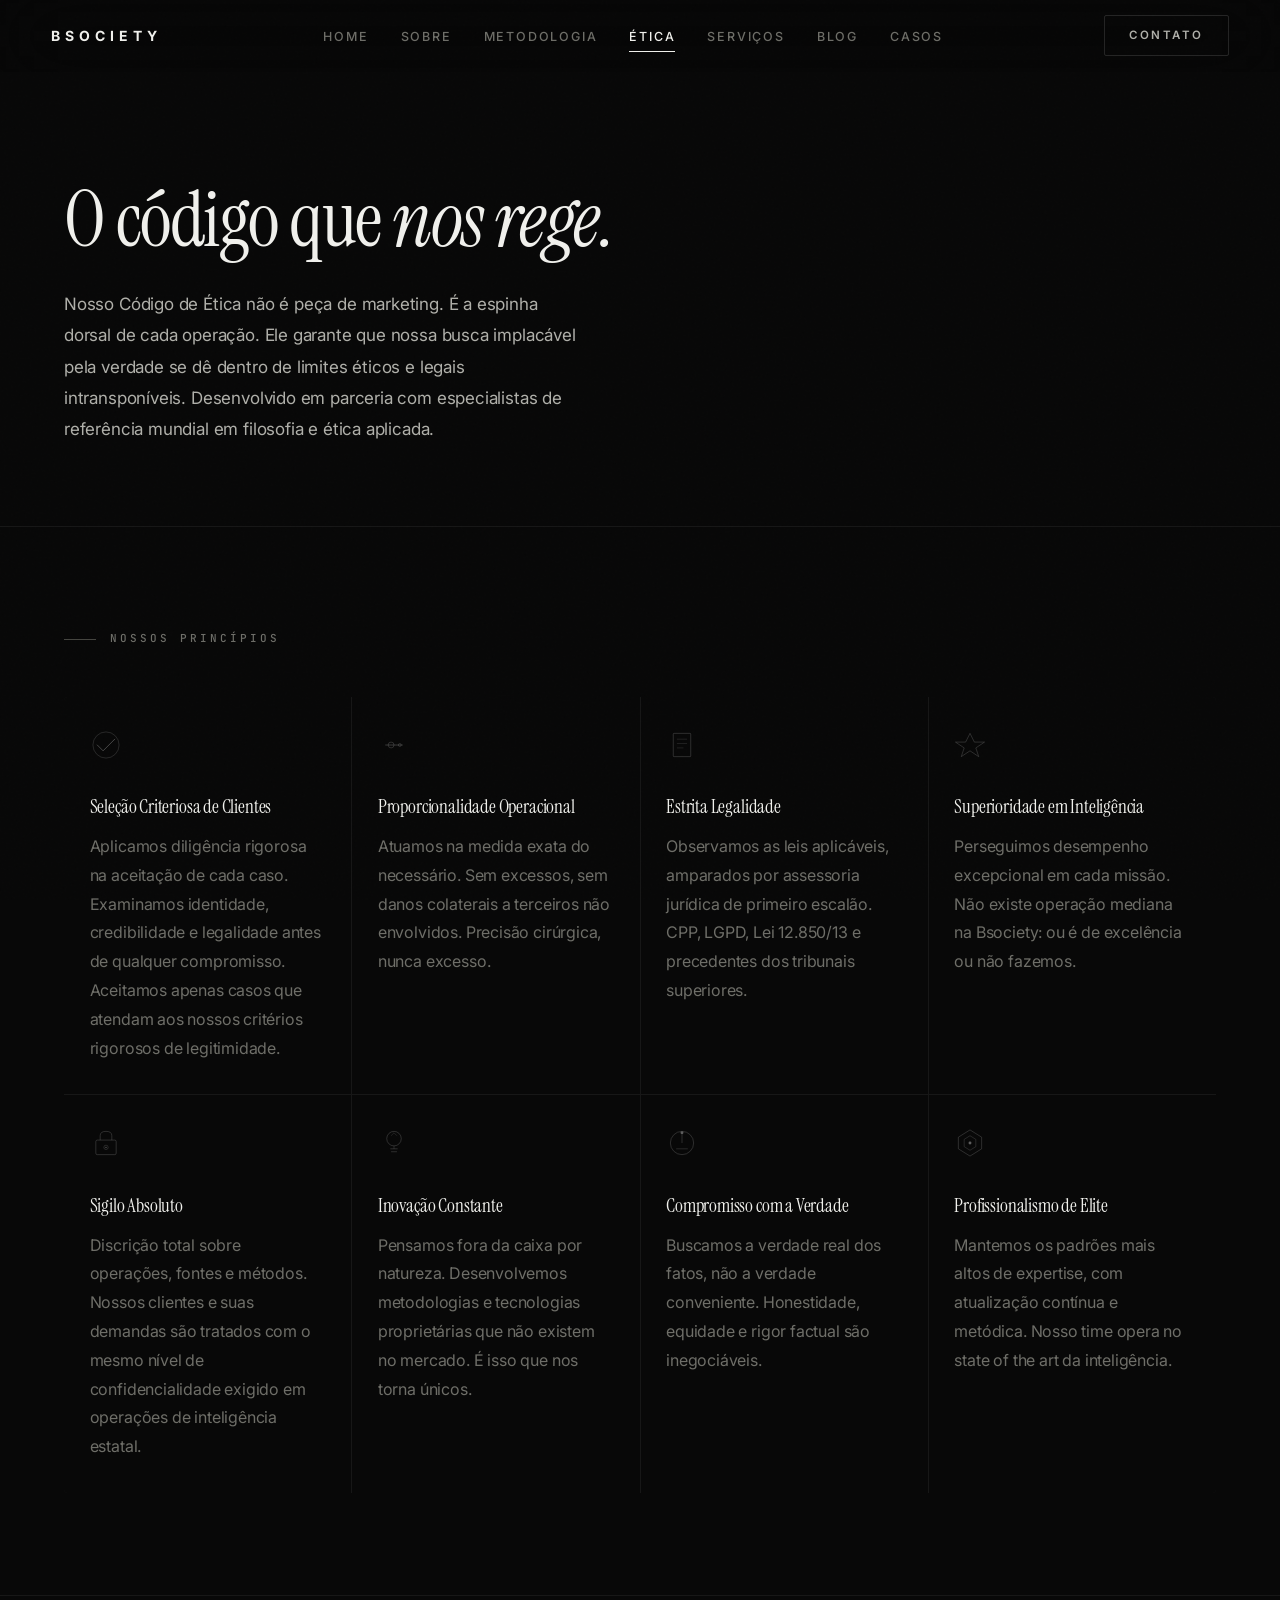
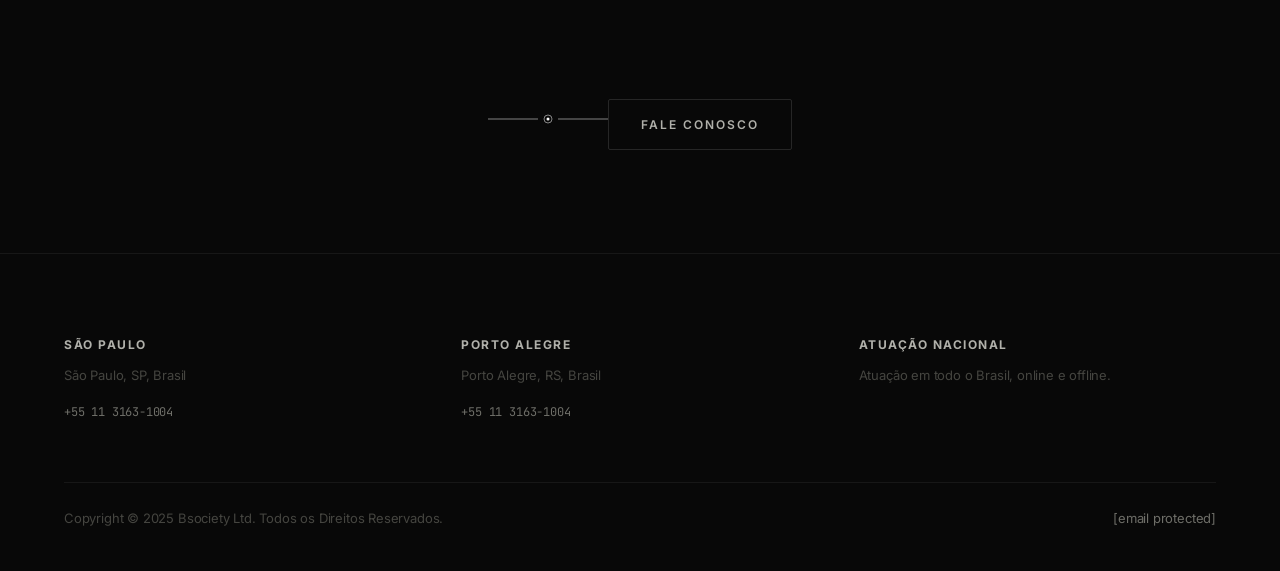
<file: our-ethics.html>
<!DOCTYPE html>
<html lang="pt-BR" dir="ltr">
<head>
<meta charset="UTF-8">
<link rel="preconnect" href="https://fonts.googleapis.com">
<link rel="preconnect" href="https://fonts.gstatic.com" crossorigin>
<meta name="viewport" content="width=device-width, initial-scale=1.0">
<title>Código de Ética | Bsociety Inteligência Corporativa</title>
<meta name="description" content="Nosso Código de Ética garante que cada operação de inteligência se dê dentro de limites legais e éticos rigorosos. Conformidade com CPP, LGPD e Lei 12.850.">
<meta name="keywords" content="código ética inteligência, conformidade legal, LGPD, investigação lícita, compliance investigação">
<meta name="robots" content="index, follow">
<meta name="author" content="Bsociety">
<meta name="language" content="pt-BR">
<meta name="geo.region" content="BR-SP">
<meta name="geo.placename" content="São Paulo">
<link rel="canonical" href="https://www.bsociety.com.br/etica">

<!-- Open Graph -->
<meta property="og:type" content="website">
<meta property="og:title" content="Código de Ética | Bsociety">
<meta property="og:description" content="Nosso Código de Ética garante que cada operação de inteligência se dê dentro de limites legais e éticos rigorosos. Conformidade com CPP, LGPD e Lei 12.850.">
<meta property="og:url" content="https://www.bsociety.com.br/etica">
<meta property="og:site_name" content="Bsociety">
<meta property="og:locale" content="pt_BR">

<!-- Twitter -->
<meta name="twitter:card" content="summary">
<meta name="twitter:title" content="Código de Ética | Bsociety">
<meta name="twitter:description" content="Nosso Código de Ética garante que cada operação de inteligência se dê dentro de limites legais e éticos rigorosos. Conformidade com CPP, LGPD e Lei 12.850.">
<link rel="stylesheet" href="style.css">
<script type="application/ld+json">
{
  "@context": "https://schema.org",
  "@type": "Organization",
  "name": "Bsociety",
  "url": "https://www.bsociety.com.br",
  "logo": "https://www.bsociety.com.br/logo.png",
  "description": "Agência de inteligência corporativa e investigação empresarial no Brasil. Suporte a litígios, recuperação de ativos, due diligence investigativa e contra-inteligência.",
  "telephone": "+55-11-3163-1004",
  "email": "info@bsociety.com.br",
  "address": [
    {
      "@type": "PostalAddress",
      "addressLocality": "São Paulo",
      "addressRegion": "SP",
      "addressCountry": "BR"
    },
    {
      "@type": "PostalAddress",
      "addressLocality": "Porto Alegre",
      "addressRegion": "RS",
      "addressCountry": "BR"
    }
  ],
  "areaServed": {
    "@type": "Country",
    "name": "Brasil"
  },
  "sameAs": [],
  "foundingDate": "2011",
  "numberOfEmployees": {
    "@type": "QuantitativeValue",
    "minValue": 50
  },
  "hasOfferCatalog": {
    "@type": "OfferCatalog",
    "name": "Serviços de Inteligência Corporativa",
    "itemListElement": [
      {"@type": "Offer", "itemOffered": {"@type": "Service", "name": "Suporte a Litígios", "description": "Produção de prova para disputas judiciais e arbitrais de alta complexidade"}},
      {"@type": "Offer", "itemOffered": {"@type": "Service", "name": "Investigação de Crimes do Colarinho Branco", "description": "Coleta de evidências em casos de fraude, corrupção, lavagem de dinheiro e evasão fiscal"}},
      {"@type": "Offer", "itemOffered": {"@type": "Service", "name": "Recuperação de Ativos", "description": "Rastreamento e recuperação de ativos ocultados ou desviados"}},
      {"@type": "Offer", "itemOffered": {"@type": "Service", "name": "Due Diligence Investigativa", "description": "Análise profunda de sócios, fornecedores e parceiros de negócio"}},
      {"@type": "Offer", "itemOffered": {"@type": "Service", "name": "Investigação de Fraudes Corporativas", "description": "Apuração de fraudes internas, desvios e conluio"}},
      {"@type": "Offer", "itemOffered": {"@type": "Service", "name": "Disputas Societárias", "description": "Produção de prova para conflitos entre sócios e dissolução de sociedades"}},
      {"@type": "Offer", "itemOffered": {"@type": "Service", "name": "Desmonte de Campanhas Difamatórias", "description": "Identificação e desarticulação de ataques reputacionais"}},
      {"@type": "Offer", "itemOffered": {"@type": "Service", "name": "Contra-Inteligência", "description": "Proteção contra espionagem industrial e sabotagem corporativa"}},
      {"@type": "Offer", "itemOffered": {"@type": "Service", "name": "Inteligência Digital e OSINT", "description": "Monitoramento e análise em fontes abertas, deep web e redes sociais"}}
    ]
  }
}
</script>
<script type="application/ld+json">
{
  "@context": "https://schema.org",
  "@type": "BreadcrumbList",
  "itemListElement": [
    {"@type": "ListItem", "position": 1, "name": "Home", "item": "https://www.bsociety.com.br/"},
    {"@type": "ListItem", "position": 2, "name": "Ética", "item": "https://www.bsociety.com.br/etica"}
  ]
}
</script>
</head>
<body>
<header><nav class="nav" id="navbar">
  <a href="index.html" class="nav-logo"><div class="logo-text">BSOCIETY</div></a>
  <ul class="nav-center">
    <li><a href="index.html">Home</a></li>
    <li><a href="about-us.html">Sobre</a></li>
    <li><a href="methodology.html">Metodologia</a></li>
    <li><a href="our-ethics.html" class="active">Ética</a></li>
    <li class="dropdown"><a href="services.html">Serviços</a>
      <ul class="dropdown-menu">
        <li><a href="services.html">Todos os Serviços</a></li>
        <li><a href="services.html#suporte-litigios">Suporte a Litígios</a></li>
        <li><a href="services.html#colarinho-branco">Colarinho Branco</a></li>
        <li><a href="services.html#recuperacao-ativos">Recuperação de Ativos</a></li>
        <li><a href="services.html#due-diligence">Due Diligence Investigativa</a></li>
        <li><a href="services.html#fraudes-corporativas">Fraudes Corporativas</a></li>
        <li><a href="services.html#disputas-societarias">Disputas Societárias</a></li>
        <li><a href="services.html#campanhas-negativas">Campanhas Difamatórias</a></li>
        <li><a href="services.html#contra-inteligencia">Contra-Inteligência</a></li>
        <li><a href="services.html#inteligencia-digital">Inteligência Digital</a></li>
      </ul>
    </li>
    <li><a href="blog.html">Blog</a></li>
    <li><a href="case-studies.html">Casos</a></li>
  </ul>
  <a href="contact.html" class="nav-cta-btn">Contato</a>
  <div class="hamburger"><span></span><span></span><span></span></div>
</nav>
<div class="mobile-menu">
  <a href="index.html">Home</a><a href="about-us.html">Sobre</a><a href="methodology.html">Metodologia</a><a href="our-ethics.html">Ética</a><a href="services.html">Serviços</a><a href="blog.html">Blog</a><a href="case-studies.html">Casos</a><a href="contact.html">Contato</a><a href="careers.html">Carreiras</a>
</div></header>

<main>
<section class="page-hero">
  <div class="hero-inner">
    <h1>O código que <em>nos rege.</em></h1>
    <p class="hero-sub">Nosso Código de Ética não é peça de marketing. É a espinha dorsal de cada operação. Ele garante que nossa busca implacável pela verdade se dê dentro de limites éticos e legais intransponíveis. Desenvolvido em parceria com especialistas de referência mundial em filosofia e ética aplicada.</p>
  </div>
</section>

<div class="divider"></div>
<section class="section">
  <div class="content-wrap">
    <div class="label reveal">Nossos Princípios</div>
    <div class="ethics-grid reveal">
      <div class="ethic-card"><svg class="card-icon" viewBox="0 0 44 44" fill="none" style="width:32px;height:32px;"><path d="M10 22 L18 30 L34 14" stroke="#fff" stroke-width="1" stroke-linecap="round" stroke-linejoin="round"/><circle cx="22" cy="22" r="18" stroke="#fff" stroke-width="0.5"/></svg><h4>Seleção Criteriosa de Clientes</h4><p>Aplicamos diligência rigorosa na aceitação de cada caso. Examinamos identidade, credibilidade e legalidade antes de qualquer compromisso. Aceitamos apenas casos que atendam aos nossos critérios rigorosos de legitimidade.</p></div>
      <div class="ethic-card"><svg class="card-icon" viewBox="0 0 44 44" fill="none" style="width:32px;height:32px;"><line x1="10" y1="22" x2="34" y2="22" stroke="#fff" stroke-width="0.8"/><circle cx="18" cy="22" r="4" stroke="#fff" stroke-width="0.6"/><circle cx="30" cy="22" r="2" stroke="#fff" stroke-width="0.6"/></svg><h4>Proporcionalidade Operacional</h4><p>Atuamos na medida exata do necessário. Sem excessos, sem danos colaterais a terceiros não envolvidos. Precisão cirúrgica, nunca excesso.</p></div>
      <div class="ethic-card"><svg class="card-icon" viewBox="0 0 44 44" fill="none" style="width:32px;height:32px;"><rect x="10" y="6" width="24" height="32" rx="1" stroke="#fff" stroke-width="0.6"/><line x1="15" y1="14" x2="29" y2="14" stroke="#fff" stroke-width="0.4"/><line x1="15" y1="20" x2="29" y2="20" stroke="#fff" stroke-width="0.4"/><line x1="15" y1="26" x2="24" y2="26" stroke="#fff" stroke-width="0.4"/></svg><h4>Estrita Legalidade</h4><p>Observamos as leis aplicáveis, amparados por assessoria jurídica de primeiro escalão. CPP, LGPD, Lei 12.850/13 e precedentes dos tribunais superiores.</p></div>
      <div class="ethic-card"><svg class="card-icon" viewBox="0 0 44 44" fill="none" style="width:32px;height:32px;"><path d="M22 6 L28 18 L42 18 L30 26 L34 38 L22 30 L10 38 L14 26 L2 18 L16 18 Z" stroke="#fff" stroke-width="0.6"/></svg><h4>Superioridade em Inteligência</h4><p>Perseguimos desempenho excepcional em cada missão. Não existe operação mediana na Bsociety: ou é de excelência ou não fazemos.</p></div>
      <div class="ethic-card"><svg class="card-icon" viewBox="0 0 44 44" fill="none" style="width:32px;height:32px;"><rect x="8" y="18" width="28" height="20" rx="2" stroke="#fff" stroke-width="0.6"/><path d="M14 18 L14 12 Q14 6 22 6 Q30 6 30 12 L30 18" stroke="#fff" stroke-width="0.6" fill="none"/><circle cx="22" cy="28" r="3" stroke="#fff" stroke-width="0.5"/><circle cx="22" cy="28" r="1" fill="#fff"/></svg><h4>Sigilo Absoluto</h4><p>Discrição total sobre operações, fontes e métodos. Nossos clientes e suas demandas são tratados com o mesmo nível de confidencialidade exigido em operações de inteligência estatal.</p></div>
      <div class="ethic-card"><svg class="card-icon" viewBox="0 0 44 44" fill="none" style="width:32px;height:32px;"><circle cx="22" cy="16" r="10" stroke="#fff" stroke-width="0.6"/><line x1="17" y1="30" x2="27" y2="30" stroke="#fff" stroke-width="0.6"/><line x1="18" y1="34" x2="26" y2="34" stroke="#fff" stroke-width="0.6"/><line x1="22" y1="26" x2="22" y2="30" stroke="#fff" stroke-width="0.5"/><path d="M18 12 L22 8 L26 12" stroke="#fff" stroke-width="0.4" fill="none"/></svg><h4>Inovação Constante</h4><p>Pensamos fora da caixa por natureza. Desenvolvemos metodologias e tecnologias proprietárias que não existem no mercado. É isso que nos torna únicos.</p></div>
      <div class="ethic-card"><svg class="card-icon" viewBox="0 0 44 44" fill="none" style="width:32px;height:32px;"><circle cx="22" cy="22" r="16" stroke="#fff" stroke-width="0.6"/><line x1="22" y1="22" x2="22" y2="10" stroke="#fff" stroke-width="0.6"/><circle cx="22" cy="8" r="2" fill="#fff"/><line x1="14" y1="30" x2="30" y2="30" stroke="#fff" stroke-width="0.5"/></svg><h4>Compromisso com a Verdade</h4><p>Buscamos a verdade real dos fatos, não a verdade conveniente. Honestidade, equidade e rigor factual são inegociáveis.</p></div>
      <div class="ethic-card"><svg class="card-icon" viewBox="0 0 44 44" fill="none" style="width:32px;height:32px;"><polygon points="22,4 38,14 38,30 22,40 6,30 6,14" stroke="#fff" stroke-width="0.6"/><polygon points="22,12 30,17 30,27 22,32 14,27 14,17" stroke="#fff" stroke-width="0.5"/><circle cx="22" cy="22" r="2" fill="#fff"/></svg><h4>Profissionalismo de Elite</h4><p>Mantemos os padrões mais altos de expertise, com atualização contínua e metódica. Nosso time opera no state of the art da inteligência.</p></div>
    </div>
  </div>
</section>





<div class="divider"></div>
<section class="cta-section reveal"><svg viewBox="0 0 120 20" fill="none" width="120" xmlns="http://www.w3.org/2000/svg" class="cta-accent">
    <line x1="0" y1="10" x2="50" y2="10" stroke="#fff" stroke-width="0.5"/>
    <circle cx="60" cy="10" r="4" stroke="#fff" stroke-width="0.5"/>
    <circle cx="60" cy="10" r="1.5" fill="#fff"/>
    <line x1="70" y1="10" x2="120" y2="10" stroke="#fff" stroke-width="0.5"/>
  </svg><a href="contact.html" class="btn-gold">Fale conosco</a></section>
</main>

<footer class="site-footer">
  <div class="footer-grid" style="grid-template-columns: repeat(3, 1fr);">
    <div class="footer-office"><h4>São Paulo</h4><p>São Paulo, SP, Brasil</p><a href="tel:+551131631004" class="phone">+55 11 3163-1004</a></div>
    <div class="footer-office"><h4>Porto Alegre</h4><p>Porto Alegre, RS, Brasil</p><a href="tel:+551131631004" class="phone">+55 11 3163-1004</a></div>
    <div class="footer-office"><h4>Atuação Nacional</h4><p>Atuação em todo o Brasil, online e offline.</p></div>
  </div>
  <div class="footer-bottom"><p>Copyright © 2025 Bsociety Ltd. Todos os Direitos Reservados.</p><a href="/cdn-cgi/l/email-protection#a4cdcac2cbe4c6d7cbc7cdc1d0dd8ac7cbc98ac6d6" class="footer-email"><span class="__cf_email__" data-cfemail="4f262129200f2d3c202c262a3b36612c2022612d3d">[email&#160;protected]</span></a></div>
</footer>
</body>
</html>
</file>
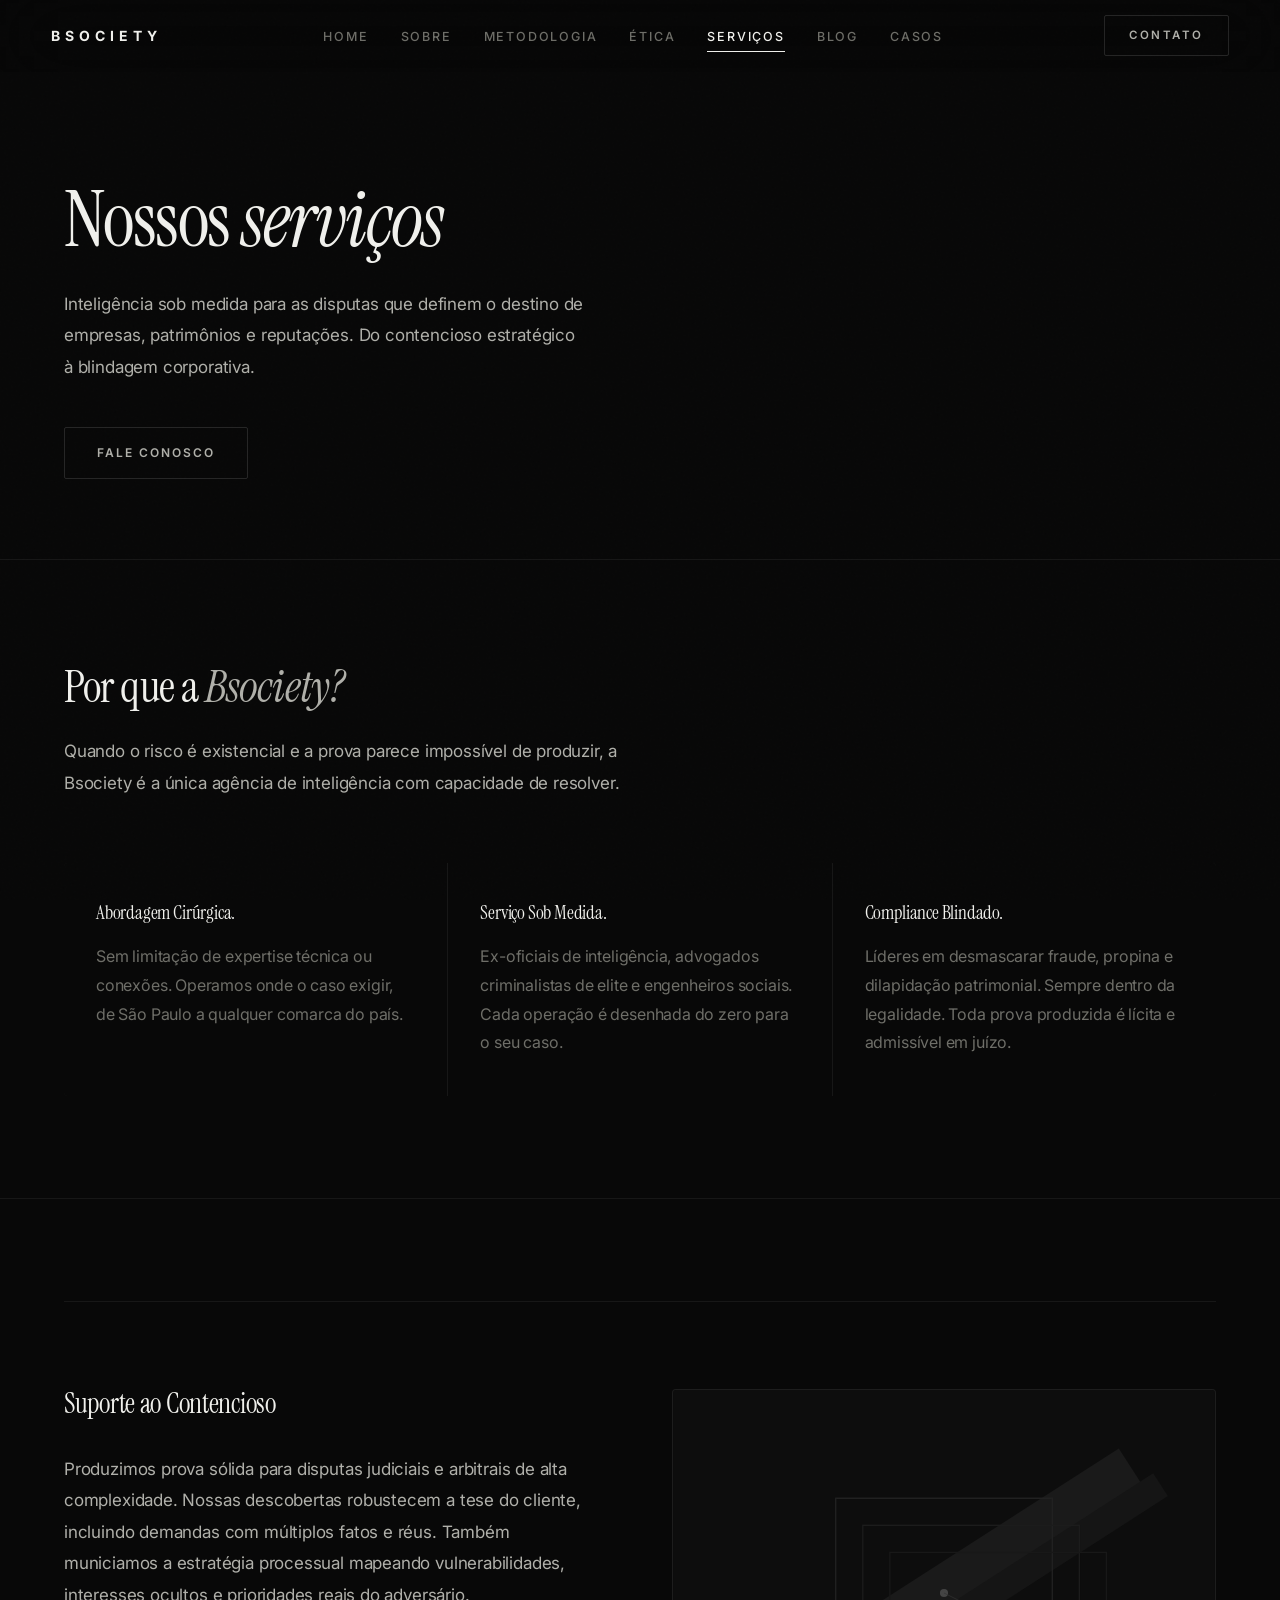
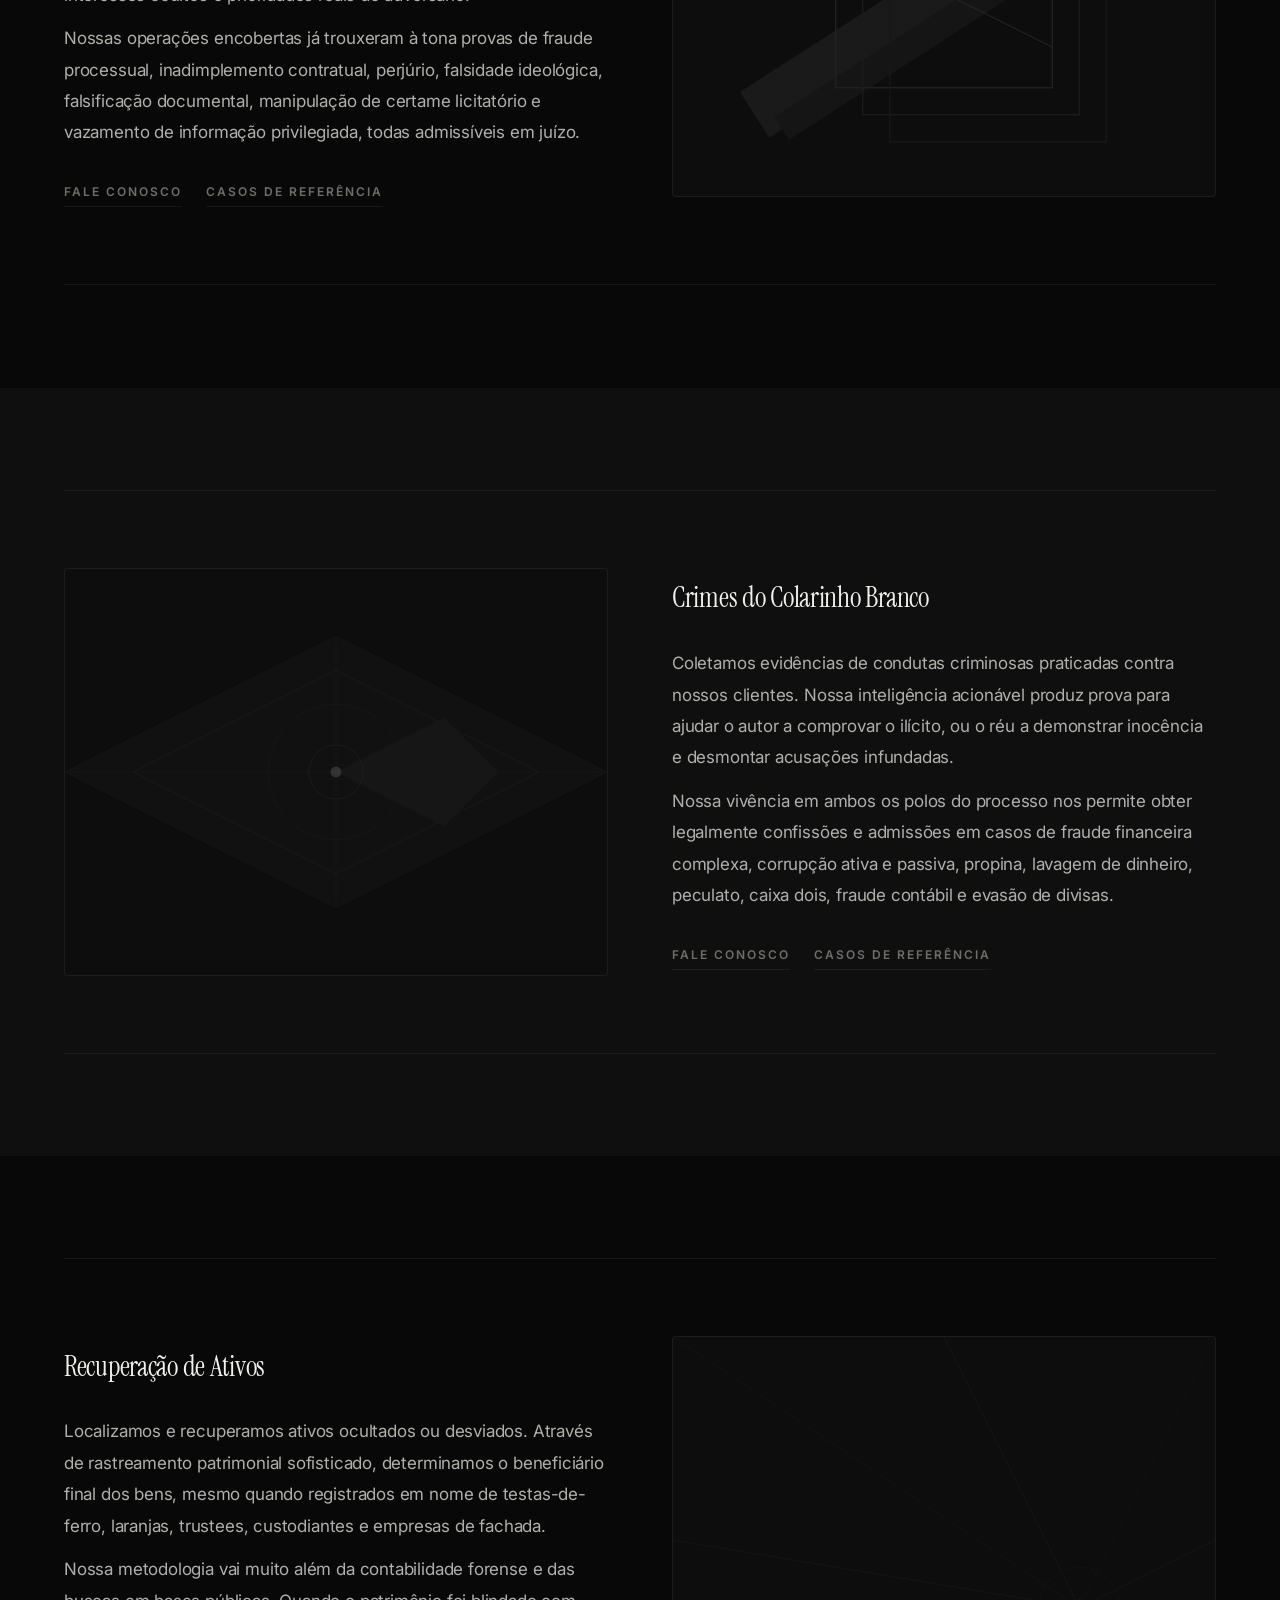
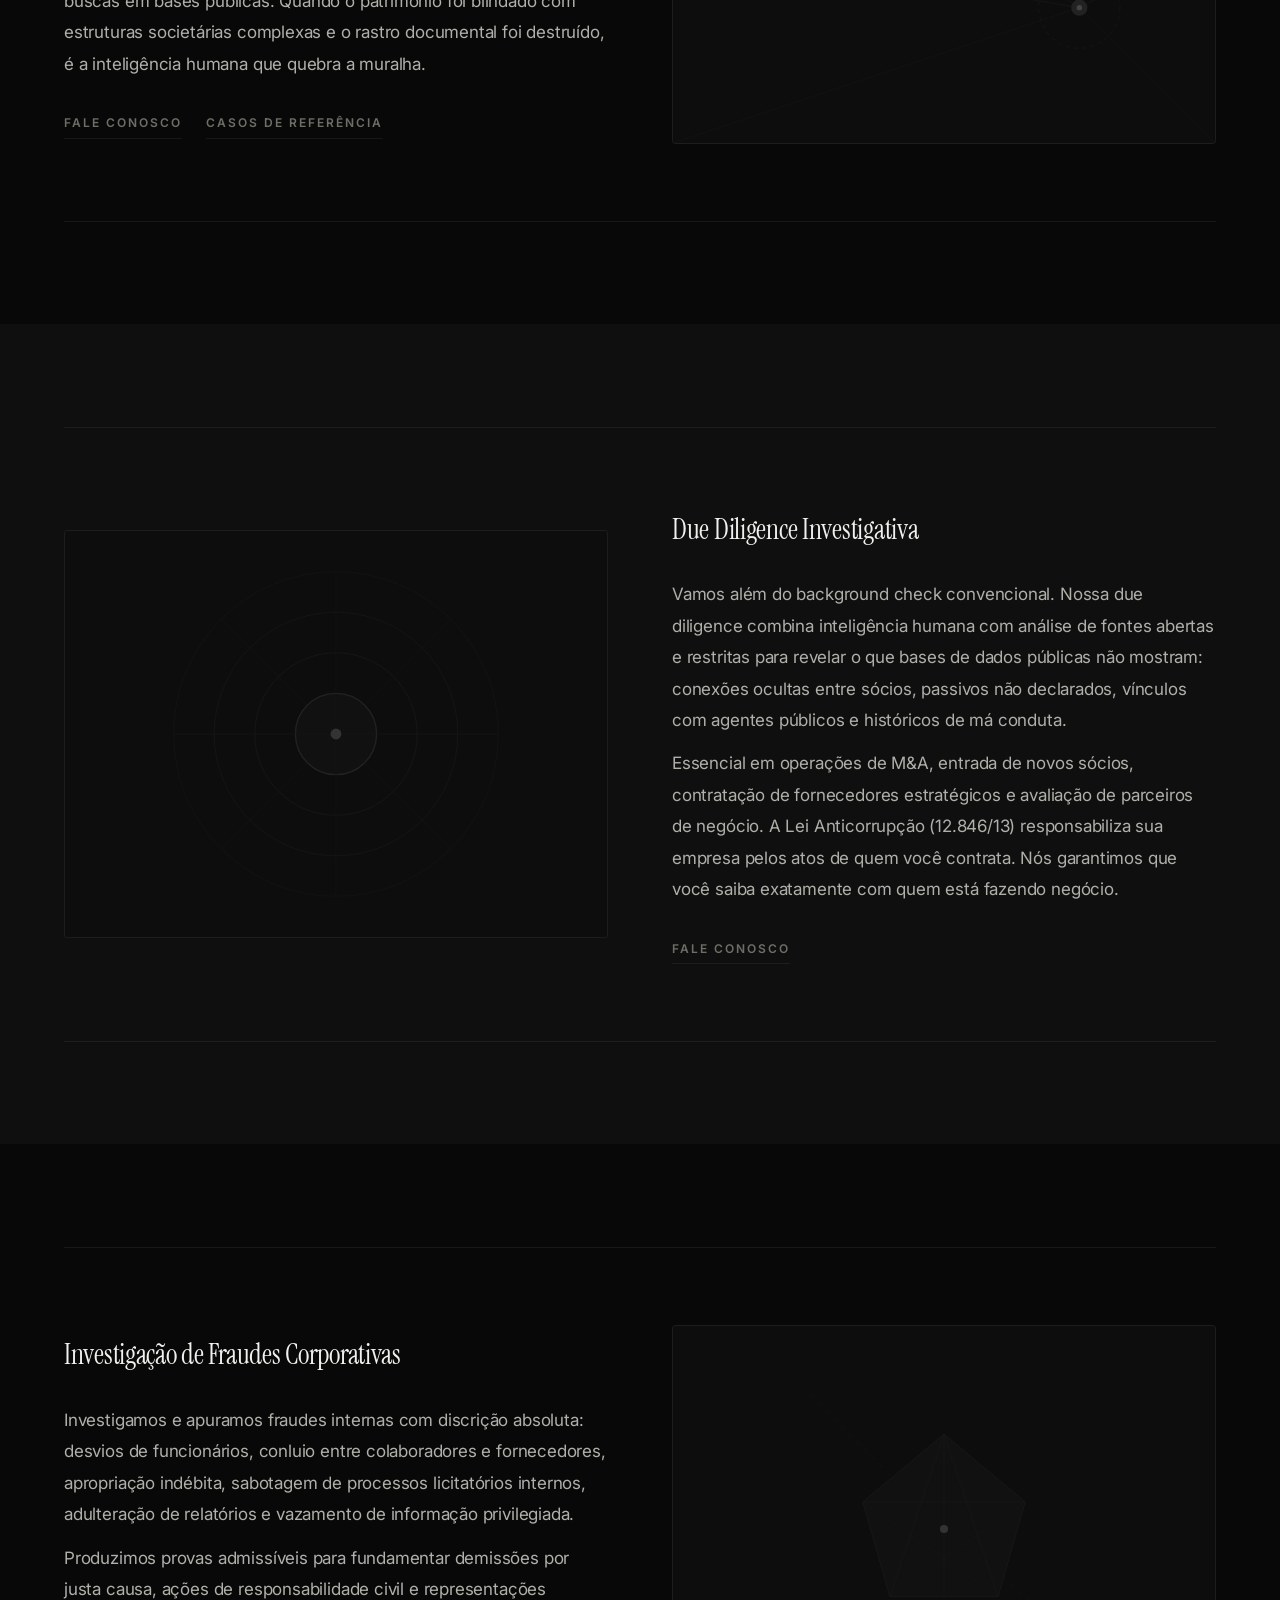
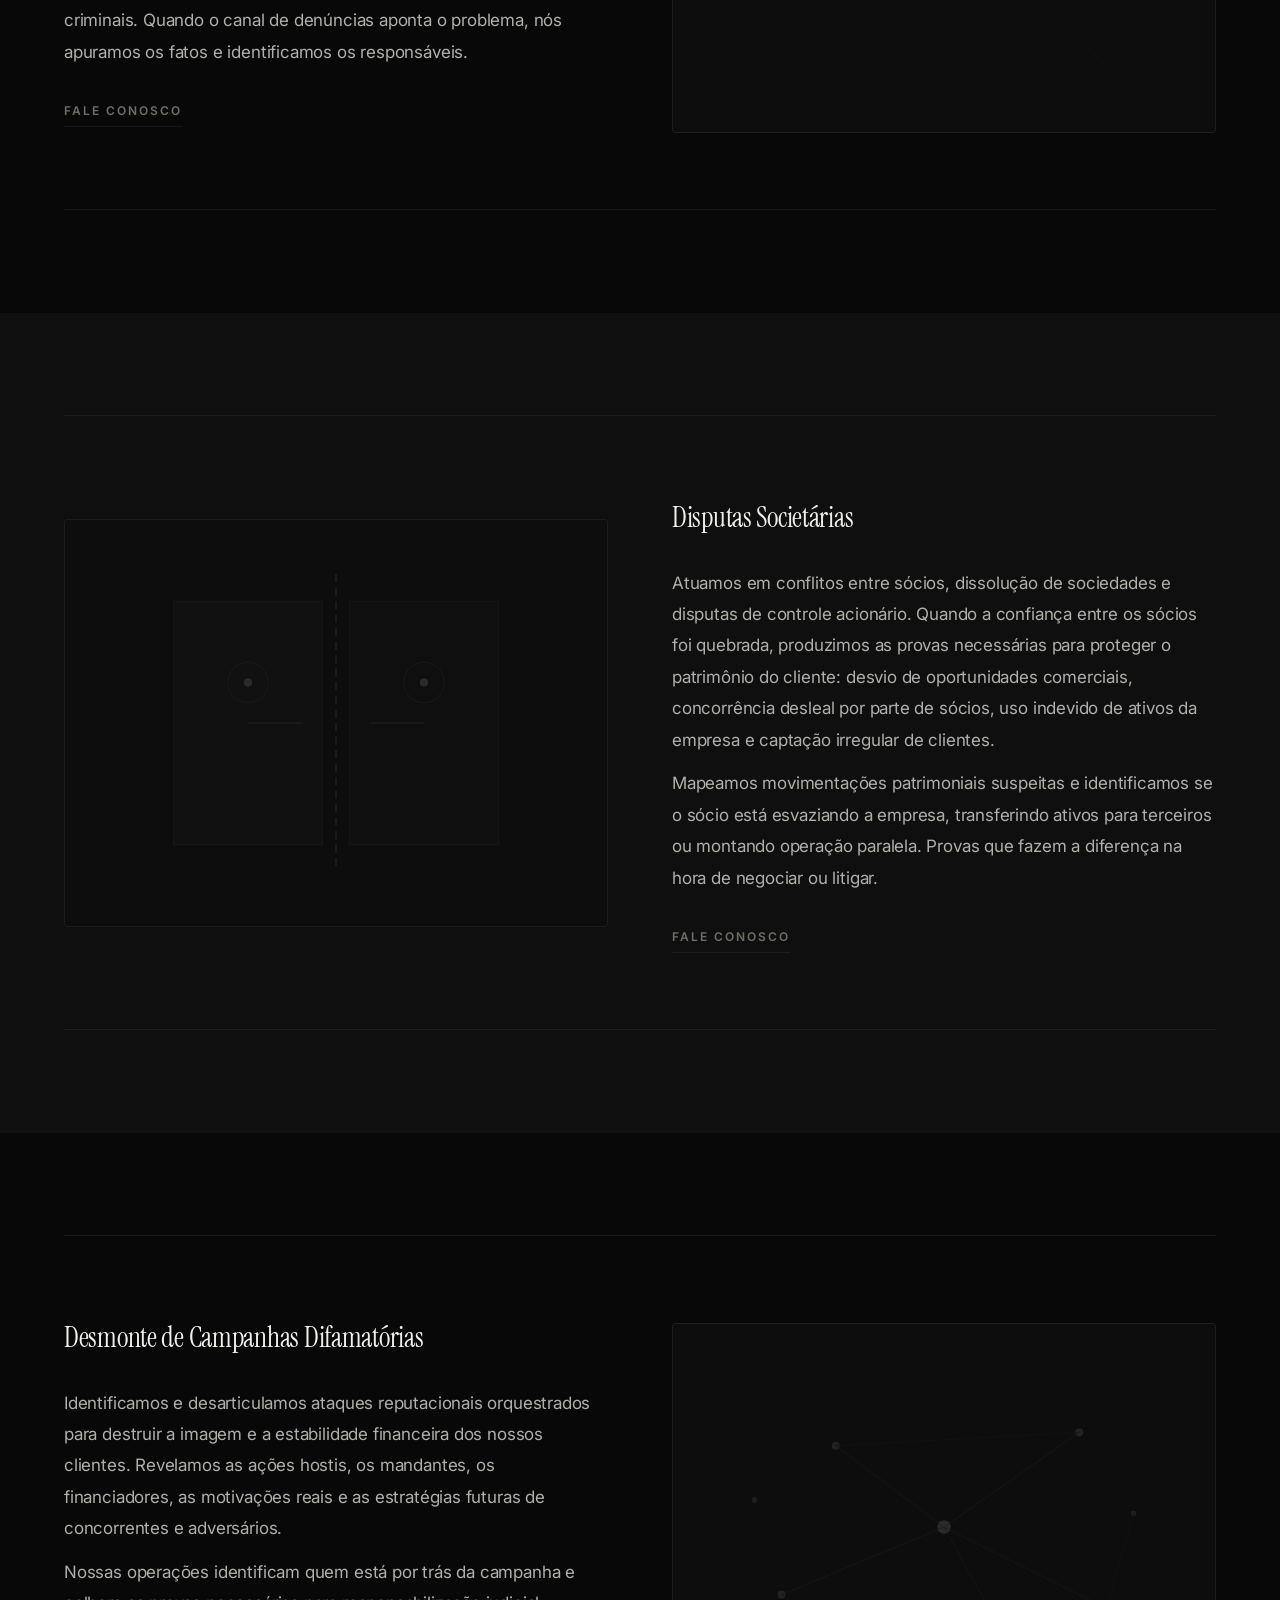
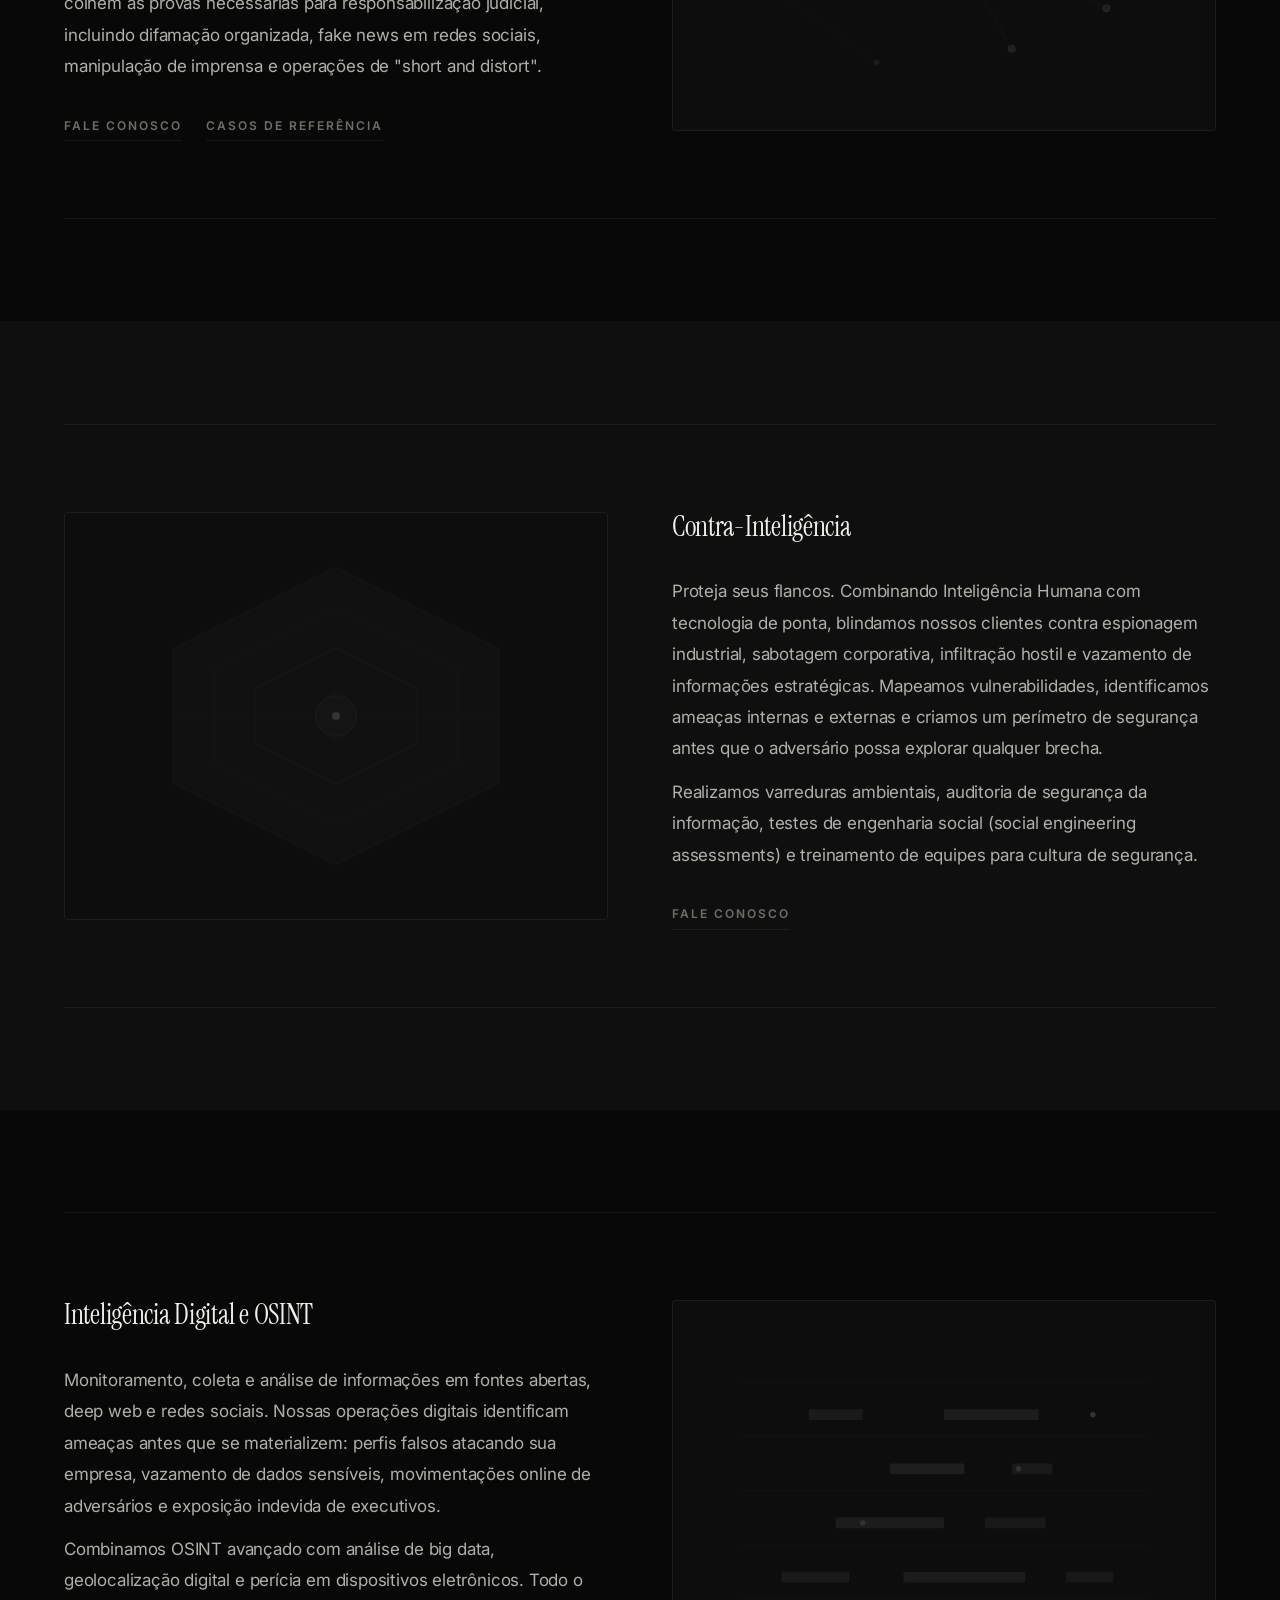
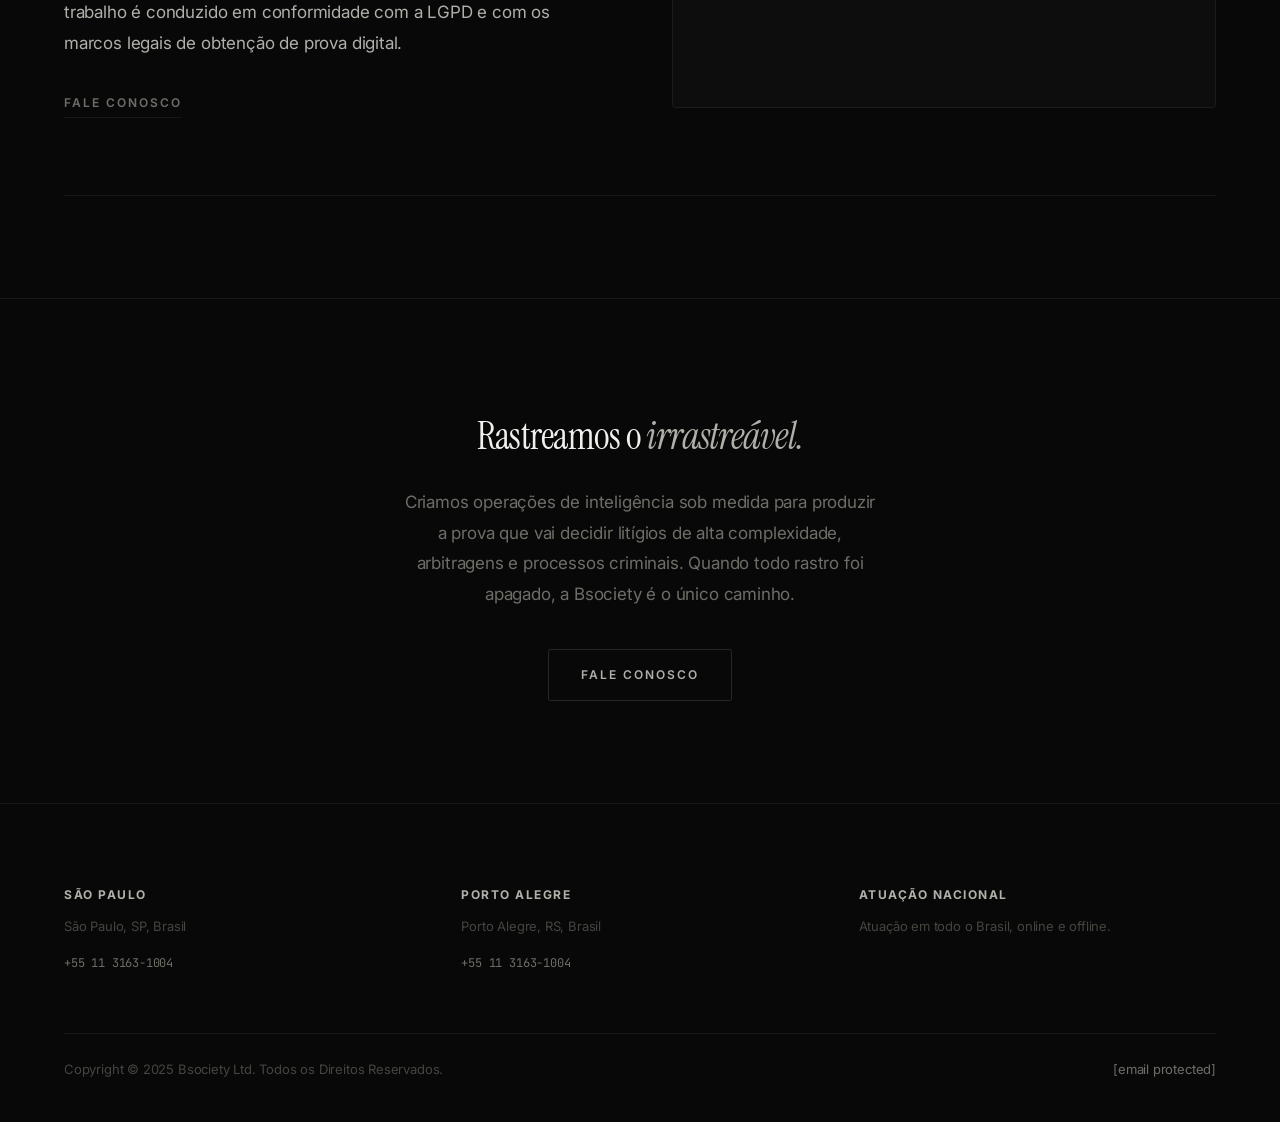
<file: services.html>
<!DOCTYPE html>
<html lang="pt-BR" dir="ltr">
<head>
<meta charset="UTF-8">
<link rel="preconnect" href="https://fonts.googleapis.com">
<link rel="preconnect" href="https://fonts.gstatic.com" crossorigin>
<meta name="viewport" content="width=device-width, initial-scale=1.0">
<title>Serviços de Inteligência Corporativa | Bsociety Brasil</title>
<meta name="description" content="Serviços de inteligência corporativa: litígios, colarinho branco, recuperação de ativos, due diligence, fraudes, disputas societárias e OSINT.">
<meta name="keywords" content="serviços inteligência corporativa, investigação fraude, recuperação ativos, due diligence investigativa, disputas societárias, contra-inteligência, colarinho branco, investigação empresarial">
<meta name="robots" content="index, follow">
<meta name="author" content="Bsociety">
<meta name="language" content="pt-BR">
<meta name="geo.region" content="BR-SP">
<meta name="geo.placename" content="São Paulo">
<link rel="canonical" href="https://www.bsociety.com.br/servicos">

<!-- Open Graph -->
<meta property="og:type" content="website">
<meta property="og:title" content="Serviços de Inteligência Corporativa | Bsociety Brasil">
<meta property="og:description" content="Serviços de inteligência corporativa: litígios, colarinho branco, recuperação de ativos, due diligence, fraudes, disputas societárias e OSINT.">
<meta property="og:url" content="https://www.bsociety.com.br/servicos">
<meta property="og:site_name" content="Bsociety">
<meta property="og:locale" content="pt_BR">

<!-- Twitter -->
<meta name="twitter:card" content="summary">
<meta name="twitter:title" content="Serviços | Bsociety Inteligência Corporativa">
<meta name="twitter:description" content="Serviços especializados: suporte a litígios, investigação de colarinho branco, recuperação de ativos, due diligence investigativa, fraudes corporativas, disputas societárias, contra-inteligência e OSINT.">
<link rel="stylesheet" href="style.css">
<script type="application/ld+json">
{
  "@context": "https://schema.org",
  "@type": "Organization",
  "name": "Bsociety",
  "url": "https://www.bsociety.com.br",
  "logo": "https://www.bsociety.com.br/logo.png",
  "description": "Agência de inteligência corporativa e investigação empresarial no Brasil. Suporte a litígios, recuperação de ativos, due diligence investigativa e contra-inteligência.",
  "telephone": "+55-11-3163-1004",
  "email": "info@bsociety.com.br",
  "address": [
    {
      "@type": "PostalAddress",
      "addressLocality": "São Paulo",
      "addressRegion": "SP",
      "addressCountry": "BR"
    },
    {
      "@type": "PostalAddress",
      "addressLocality": "Porto Alegre",
      "addressRegion": "RS",
      "addressCountry": "BR"
    }
  ],
  "areaServed": {
    "@type": "Country",
    "name": "Brasil"
  },
  "sameAs": [],
  "foundingDate": "2011",
  "numberOfEmployees": {
    "@type": "QuantitativeValue",
    "minValue": 50
  },
  "hasOfferCatalog": {
    "@type": "OfferCatalog",
    "name": "Serviços de Inteligência Corporativa",
    "itemListElement": [
      {"@type": "Offer", "itemOffered": {"@type": "Service", "name": "Suporte a Litígios", "description": "Produção de prova para disputas judiciais e arbitrais de alta complexidade"}},
      {"@type": "Offer", "itemOffered": {"@type": "Service", "name": "Investigação de Crimes do Colarinho Branco", "description": "Coleta de evidências em casos de fraude, corrupção, lavagem de dinheiro e evasão fiscal"}},
      {"@type": "Offer", "itemOffered": {"@type": "Service", "name": "Recuperação de Ativos", "description": "Rastreamento e recuperação de ativos ocultados ou desviados"}},
      {"@type": "Offer", "itemOffered": {"@type": "Service", "name": "Due Diligence Investigativa", "description": "Análise profunda de sócios, fornecedores e parceiros de negócio"}},
      {"@type": "Offer", "itemOffered": {"@type": "Service", "name": "Investigação de Fraudes Corporativas", "description": "Apuração de fraudes internas, desvios e conluio"}},
      {"@type": "Offer", "itemOffered": {"@type": "Service", "name": "Disputas Societárias", "description": "Produção de prova para conflitos entre sócios e dissolução de sociedades"}},
      {"@type": "Offer", "itemOffered": {"@type": "Service", "name": "Desmonte de Campanhas Difamatórias", "description": "Identificação e desarticulação de ataques reputacionais"}},
      {"@type": "Offer", "itemOffered": {"@type": "Service", "name": "Contra-Inteligência", "description": "Proteção contra espionagem industrial e sabotagem corporativa"}},
      {"@type": "Offer", "itemOffered": {"@type": "Service", "name": "Inteligência Digital e OSINT", "description": "Monitoramento e análise em fontes abertas, deep web e redes sociais"}}
    ]
  }
}
</script>
<script type="application/ld+json">
{
  "@context": "https://schema.org",
  "@type": "BreadcrumbList",
  "itemListElement": [
    {"@type": "ListItem", "position": 1, "name": "Home", "item": "https://www.bsociety.com.br/"},
    {"@type": "ListItem", "position": 2, "name": "Serviços", "item": "https://www.bsociety.com.br/servicos"}
  ]
}
</script>
</head>
<body>
<header><nav class="nav" id="navbar">
  <a href="index.html" class="nav-logo"><div class="logo-text">BSOCIETY</div></a>
  <ul class="nav-center">
    <li><a href="index.html">Home</a></li>
    <li><a href="about-us.html">Sobre</a></li>
    <li><a href="methodology.html">Metodologia</a></li>
    <li><a href="our-ethics.html">Ética</a></li>
    <li class="dropdown"><a href="services.html" class="active">Serviços</a>
      <ul class="dropdown-menu">
        <li><a href="services.html">Todos os Serviços</a></li>
        <li><a href="services.html#suporte-litigios">Suporte a Litígios</a></li>
        <li><a href="services.html#colarinho-branco">Colarinho Branco</a></li>
        <li><a href="services.html#recuperacao-ativos">Recuperação de Ativos</a></li>
        <li><a href="services.html#due-diligence">Due Diligence Investigativa</a></li>
        <li><a href="services.html#fraudes-corporativas">Fraudes Corporativas</a></li>
        <li><a href="services.html#disputas-societarias">Disputas Societárias</a></li>
        <li><a href="services.html#campanhas-negativas">Campanhas Difamatórias</a></li>
        <li><a href="services.html#contra-inteligencia">Contra-Inteligência</a></li>
        <li><a href="services.html#inteligencia-digital">Inteligência Digital</a></li>
      </ul>
    </li>
    <li><a href="blog.html">Blog</a></li>
    <li><a href="case-studies.html">Casos</a></li>
  </ul>
  <a href="contact.html" class="nav-cta-btn">Contato</a>
  <div class="hamburger"><span></span><span></span><span></span></div>
</nav>
<div class="mobile-menu">
  <a href="index.html">Home</a><a href="about-us.html">Sobre</a><a href="methodology.html">Metodologia</a><a href="our-ethics.html">Ética</a><a href="services.html">Serviços</a><a href="blog.html">Blog</a><a href="case-studies.html">Casos</a><a href="contact.html">Contato</a><a href="careers.html">Carreiras</a>
</div></header>

<main>
<section class="page-hero">
  <div class="hero-inner">
    <h1>Nossos <em>serviços</em></h1>
    <p class="hero-sub">Inteligência sob medida para as disputas que definem o destino de empresas, patrimônios e reputações. Do contencioso estratégico à blindagem corporativa.</p>
    <div class="hero-cta"><a href="contact.html" class="btn-gold">Fale conosco</a></div>
  </div>
</section>

<div class="divider"></div>
<section class="section">
  <div class="content-wrap">
    <h2 class="section-title reveal">Por que a <em>Bsociety?</em></h2>
    <p class="section-desc reveal" style="margin-bottom:48px;">Quando o risco é existencial e a prova parece impossível de produzir, a Bsociety é a única agência de inteligência com capacidade de resolver.</p>
    <div class="features-3 reveal">
      <div class="feature-card"><h3>Abordagem Cirúrgica.</h3><p>Sem limitação de expertise técnica ou conexões. Operamos onde o caso exigir, de São Paulo a qualquer comarca do país.</p></div>
      <div class="feature-card"><h3>Serviço Sob Medida.</h3><p>Ex-oficiais de inteligência, advogados criminalistas de elite e engenheiros sociais. Cada operação é desenhada do zero para o seu caso.</p></div>
      <div class="feature-card"><h3>Compliance Blindado.</h3><p>Líderes em desmascarar fraude, propina e dilapidação patrimonial. Sempre dentro da legalidade. Toda prova produzida é lícita e admissível em juízo.</p></div>
    </div>
  </div>
</section>

<!-- 01. SUPORTE AO CONTENCIOSO -->
<div class="divider"></div>
<section class="section" id="suporte-litigios" style="scroll-margin-top:100px;">
  <div class="content-wrap"><div class="service-block reveal">
    <div class="service-text"><h2>Suporte ao Contencioso</h2><p>Produzimos prova sólida para disputas judiciais e arbitrais de alta complexidade. Nossas descobertas robustecem a tese do cliente, incluindo demandas com múltiplos fatos e réus. Também municiamos a estratégia processual mapeando vulnerabilidades, interesses ocultos e prioridades reais do adversário.</p><p>Nossas operações encobertas já trouxeram à tona provas de fraude processual, inadimplemento contratual, perjúrio, falsidade ideológica, falsificação documental, manipulação de certame licitatório e vazamento de informação privilegiada, todas admissíveis em juízo.</p><div class="links"><a href="contact.html">Fale conosco</a><a href="case-studies.html">Casos de referência</a></div></div>
    <div class="service-img"><svg viewBox="0 0 400 300" fill="none" xmlns="http://www.w3.org/2000/svg" style="width:100%;height:100%;">
          <rect width="400" height="300" fill="#0d0d0d"/>
          <line x1="60" y1="240" x2="340" y2="60" stroke="#1a1a1a" stroke-width="40"/>
          <line x1="80" y1="250" x2="360" y2="70" stroke="#151515" stroke-width="20"/>
          <rect x="120" y="80" width="160" height="140" fill="none" stroke="#222" stroke-width="1"/>
          <rect x="140" y="100" width="160" height="140" fill="none" stroke="#1c1c1c" stroke-width="1"/>
          <rect x="160" y="120" width="160" height="140" fill="none" stroke="#181818" stroke-width="1"/>
          <circle cx="200" cy="150" r="3" fill="#444"/>
          <line x1="200" y1="150" x2="280" y2="190" stroke="#333" stroke-width="0.5"/>
        </svg></div>
  </div></div>
</section>

<!-- 02. COLARINHO BRANCO -->
<section class="section section-dark" id="colarinho-branco" style="scroll-margin-top:100px;">
  <div class="content-wrap"><div class="service-block reverse reveal">
    <div class="service-text"><h2>Crimes do Colarinho Branco</h2><p>Coletamos evidências de condutas criminosas praticadas contra nossos clientes. Nossa inteligência acionável produz prova para ajudar o autor a comprovar o ilícito, ou o réu a demonstrar inocência e desmontar acusações infundadas.</p><p>Nossa vivência em ambos os polos do processo nos permite obter legalmente confissões e admissões em casos de fraude financeira complexa, corrupção ativa e passiva, propina, lavagem de dinheiro, peculato, caixa dois, fraude contábil e evasão de divisas.</p><div class="links"><a href="contact.html">Fale conosco</a><a href="case-studies.html">Casos de referência</a></div></div>
    <div class="service-img"><svg viewBox="0 0 400 300" fill="none" xmlns="http://www.w3.org/2000/svg" style="width:100%;height:100%;">
          <rect width="400" height="300" fill="#0d0d0d"/>
          <path d="M0 150 L200 50 L400 150 L200 250 Z" fill="#111" stroke="#1a1a1a" stroke-width="0.5"/>
          <path d="M50 150 L200 75 L350 150 L200 225 Z" fill="none" stroke="#1e1e1e" stroke-width="0.5"/>
          <line x1="200" y1="50" x2="200" y2="250" stroke="#1a1a1a" stroke-width="0.5"/>
          <line x1="0" y1="150" x2="400" y2="150" stroke="#1a1a1a" stroke-width="0.5"/>
          <path d="M200 150 L280 110 L320 150 L280 190 Z" fill="#161616"/>
          <circle cx="200" cy="150" r="4" fill="#333"/>
          <circle cx="200" cy="150" r="20" fill="none" stroke="#222" stroke-width="0.5"/>
          <circle cx="200" cy="150" r="50" fill="none" stroke="#1a1a1a" stroke-width="0.5"/>
        </svg></div>
  </div></div>
</section>

<!-- 03. RECUPERAÇÃO DE ATIVOS -->
<section class="section" id="recuperacao-ativos" style="scroll-margin-top:100px;">
  <div class="content-wrap"><div class="service-block reveal">
    <div class="service-text"><h2>Recuperação de Ativos</h2><p>Localizamos e recuperamos ativos ocultados ou desviados. Através de rastreamento patrimonial sofisticado, determinamos o beneficiário final dos bens, mesmo quando registrados em nome de testas-de-ferro, laranjas, trustees, custodiantes e empresas de fachada.</p><p>Nossa metodologia vai muito além da contabilidade forense e das buscas em bases públicas. Quando o patrimônio foi blindado com estruturas societárias complexas e o rastro documental foi destruído, é a inteligência humana que quebra a muralha.</p><div class="links"><a href="contact.html">Fale conosco</a><a href="case-studies.html">Casos de referência</a></div></div>
    <div class="service-img"><svg viewBox="0 0 400 300" fill="none" xmlns="http://www.w3.org/2000/svg" style="width:100%;height:100%;">
          <rect width="400" height="300" fill="#0d0d0d"/>
          <line x1="0" y1="0" x2="300" y2="200" stroke="#161616" stroke-width="0.5"/>
          <line x1="400" y1="0" x2="300" y2="200" stroke="#161616" stroke-width="0.5"/>
          <line x1="0" y1="300" x2="300" y2="200" stroke="#161616" stroke-width="0.5"/>
          <line x1="400" y1="300" x2="300" y2="200" stroke="#161616" stroke-width="0.5"/>
          <line x1="200" y1="0" x2="300" y2="200" stroke="#1a1a1a" stroke-width="0.5"/>
          <line x1="0" y1="150" x2="300" y2="200" stroke="#1a1a1a" stroke-width="0.5"/>
          <line x1="400" y1="150" x2="300" y2="200" stroke="#1a1a1a" stroke-width="0.5"/>
          <circle cx="300" cy="200" r="6" fill="#222"/>
          <circle cx="300" cy="200" r="2" fill="#444"/>
          <circle cx="300" cy="200" r="30" fill="none" stroke="#1a1a1a" stroke-width="0.5" stroke-dasharray="3 3"/>
        </svg></div>
  </div></div>
</section>

<!-- 04. DUE DILIGENCE INVESTIGATIVA -->
<section class="section section-dark" id="due-diligence" style="scroll-margin-top:100px;">
  <div class="content-wrap"><div class="service-block reverse reveal">
    <div class="service-text"><h2>Due Diligence Investigativa</h2><p>Vamos além do background check convencional. Nossa due diligence combina inteligência humana com análise de fontes abertas e restritas para revelar o que bases de dados públicas não mostram: conexões ocultas entre sócios, passivos não declarados, vínculos com agentes públicos e históricos de má conduta.</p><p>Essencial em operações de M&A, entrada de novos sócios, contratação de fornecedores estratégicos e avaliação de parceiros de negócio. A Lei Anticorrupção (12.846/13) responsabiliza sua empresa pelos atos de quem você contrata. Nós garantimos que você saiba exatamente com quem está fazendo negócio.</p><div class="links"><a href="contact.html">Fale conosco</a></div></div>
    <div class="service-img"><svg viewBox="0 0 400 300" fill="none" xmlns="http://www.w3.org/2000/svg" style="width:100%;height:100%;">
          <rect width="400" height="300" fill="#0d0d0d"/>
          <circle cx="200" cy="150" r="120" fill="none" stroke="#151515" stroke-width="0.5"/>
          <circle cx="200" cy="150" r="90" fill="none" stroke="#181818" stroke-width="0.5"/>
          <circle cx="200" cy="150" r="60" fill="none" stroke="#1c1c1c" stroke-width="0.5"/>
          <circle cx="200" cy="150" r="30" fill="#111"/>
          <circle cx="200" cy="150" r="30" fill="none" stroke="#222" stroke-width="1"/>
          <line x1="200" y1="30" x2="200" y2="270" stroke="#161616" stroke-width="0.5"/>
          <line x1="80" y1="150" x2="320" y2="150" stroke="#161616" stroke-width="0.5"/>
          <line x1="115" y1="65" x2="285" y2="235" stroke="#141414" stroke-width="0.5"/>
          <line x1="285" y1="65" x2="115" y2="235" stroke="#141414" stroke-width="0.5"/>
          <circle cx="200" cy="150" r="4" fill="#333"/>
        </svg></div>
  </div></div>
</section>

<!-- 05. FRAUDES CORPORATIVAS -->
<section class="section" id="fraudes-corporativas" style="scroll-margin-top:100px;">
  <div class="content-wrap"><div class="service-block reveal">
    <div class="service-text"><h2>Investigação de Fraudes Corporativas</h2><p>Investigamos e apuramos fraudes internas com discrição absoluta: desvios de funcionários, conluio entre colaboradores e fornecedores, apropriação indébita, sabotagem de processos licitatórios internos, adulteração de relatórios e vazamento de informação privilegiada.</p><p>Produzimos provas admissíveis para fundamentar demissões por justa causa, ações de responsabilidade civil e representações criminais. Quando o canal de denúncias aponta o problema, nós apuramos os fatos e identificamos os responsáveis.</p><div class="links"><a href="contact.html">Fale conosco</a></div></div>
    <div class="service-img"><svg viewBox="0 0 400 300" fill="none" xmlns="http://www.w3.org/2000/svg" style="width:100%;height:100%;">
          <rect width="400" height="300" fill="#0d0d0d"/>
          <polygon points="200,80 260,130 240,200 160,200 140,130" fill="#111" stroke="#1c1c1c" stroke-width="0.5"/>
          <line x1="200" y1="80" x2="200" y2="200" stroke="#1a1a1a" stroke-width="0.5"/>
          <line x1="140" y1="130" x2="260" y2="130" stroke="#1a1a1a" stroke-width="0.5"/>
          <line x1="200" y1="80" x2="160" y2="200" stroke="#181818" stroke-width="0.5"/>
          <line x1="200" y1="80" x2="240" y2="200" stroke="#181818" stroke-width="0.5"/>
          <line x1="140" y1="130" x2="240" y2="200" stroke="#161616" stroke-width="0.5"/>
          <line x1="260" y1="130" x2="160" y2="200" stroke="#161616" stroke-width="0.5"/>
          <line x1="200" y1="150" x2="100" y2="50" stroke="#151515" stroke-width="0.5" stroke-dasharray="4 4"/>
          <line x1="200" y1="150" x2="320" y2="250" stroke="#151515" stroke-width="0.5" stroke-dasharray="4 4"/>
          <circle cx="200" cy="150" r="3" fill="#333"/>
        </svg></div>
  </div></div>
</section>

<!-- 06. DISPUTAS SOCIETÁRIAS -->
<section class="section section-dark" id="disputas-societarias" style="scroll-margin-top:100px;">
  <div class="content-wrap"><div class="service-block reverse reveal">
    <div class="service-text"><h2>Disputas Societárias</h2><p>Atuamos em conflitos entre sócios, dissolução de sociedades e disputas de controle acionário. Quando a confiança entre os sócios foi quebrada, produzimos as provas necessárias para proteger o patrimônio do cliente: desvio de oportunidades comerciais, concorrência desleal por parte de sócios, uso indevido de ativos da empresa e captação irregular de clientes.</p><p>Mapeamos movimentações patrimoniais suspeitas e identificamos se o sócio está esvaziando a empresa, transferindo ativos para terceiros ou montando operação paralela. Provas que fazem a diferença na hora de negociar ou litigar.</p><div class="links"><a href="contact.html">Fale conosco</a></div></div>
    <div class="service-img"><svg viewBox="0 0 400 300" fill="none" xmlns="http://www.w3.org/2000/svg" style="width:100%;height:100%;">
          <rect width="400" height="300" fill="#0d0d0d"/>
          <rect x="80" y="60" width="110" height="180" fill="#111" stroke="#1c1c1c" stroke-width="0.5"/>
          <rect x="210" y="60" width="110" height="180" fill="#0f0f0f" stroke="#1a1a1a" stroke-width="0.5"/>
          <line x1="200" y1="40" x2="200" y2="260" stroke="#222" stroke-width="1" stroke-dasharray="6 4"/>
          <line x1="135" y1="150" x2="175" y2="150" stroke="#292929" stroke-width="0.5"/>
          <line x1="225" y1="150" x2="265" y2="150" stroke="#292929" stroke-width="0.5"/>
          <circle cx="135" cy="120" r="15" fill="none" stroke="#1e1e1e" stroke-width="0.5"/>
          <circle cx="265" cy="120" r="15" fill="none" stroke="#1e1e1e" stroke-width="0.5"/>
          <circle cx="135" cy="120" r="3" fill="#2a2a2a"/>
          <circle cx="265" cy="120" r="3" fill="#2a2a2a"/>
        </svg></div>
  </div></div>
</section>

<!-- 07. CAMPANHAS DIFAMATÓRIAS -->
<section class="section" id="campanhas-negativas" style="scroll-margin-top:100px;">
  <div class="content-wrap"><div class="service-block reveal">
    <div class="service-text"><h2>Desmonte de Campanhas Difamatórias</h2><p>Identificamos e desarticulamos ataques reputacionais orquestrados para destruir a imagem e a estabilidade financeira dos nossos clientes. Revelamos as ações hostis, os mandantes, os financiadores, as motivações reais e as estratégias futuras de concorrentes e adversários.</p><p>Nossas operações identificam quem está por trás da campanha e colhem as provas necessárias para responsabilização judicial, incluindo difamação organizada, fake news em redes sociais, manipulação de imprensa e operações de "short and distort".</p><div class="links"><a href="contact.html">Fale conosco</a><a href="case-studies.html">Casos de referência</a></div></div>
    <div class="service-img"><svg viewBox="0 0 400 300" fill="none" xmlns="http://www.w3.org/2000/svg" style="width:100%;height:100%;">
          <rect width="400" height="300" fill="#0d0d0d"/>
          <circle cx="200" cy="150" r="5" fill="#2a2a2a"/>
          <circle cx="120" cy="90" r="3" fill="#222"/>
          <circle cx="300" cy="80" r="3" fill="#222"/>
          <circle cx="80" cy="200" r="3" fill="#222"/>
          <circle cx="320" cy="210" r="3" fill="#222"/>
          <circle cx="250" cy="240" r="3" fill="#222"/>
          <circle cx="150" cy="250" r="2" fill="#1e1e1e"/>
          <circle cx="340" cy="140" r="2" fill="#1e1e1e"/>
          <circle cx="60" cy="130" r="2" fill="#1e1e1e"/>
          <line x1="200" y1="150" x2="120" y2="90" stroke="#1a1a1a" stroke-width="0.5"/>
          <line x1="200" y1="150" x2="300" y2="80" stroke="#1a1a1a" stroke-width="0.5"/>
          <line x1="200" y1="150" x2="80" y2="200" stroke="#1a1a1a" stroke-width="0.5"/>
          <line x1="200" y1="150" x2="320" y2="210" stroke="#1a1a1a" stroke-width="0.5"/>
          <line x1="200" y1="150" x2="250" y2="240" stroke="#181818" stroke-width="0.5"/>
          <line x1="120" y1="90" x2="300" y2="80" stroke="#141414" stroke-width="0.5"/>
          <line x1="80" y1="200" x2="150" y2="250" stroke="#141414" stroke-width="0.5"/>
          <line x1="320" y1="210" x2="340" y2="140" stroke="#141414" stroke-width="0.5"/>
          <circle cx="200" cy="150" r="40" fill="none" stroke="#161616" stroke-width="0.5" stroke-dasharray="2 4"/>
        </svg></div>
  </div></div>
</section>

<!-- 08. CONTRA-INTELIGÊNCIA -->
<section class="section section-dark" id="contra-inteligencia" style="scroll-margin-top:100px;">
  <div class="content-wrap"><div class="service-block reverse reveal">
    <div class="service-text"><h2>Contra-Inteligência</h2><p>Proteja seus flancos. Combinando Inteligência Humana com tecnologia de ponta, blindamos nossos clientes contra espionagem industrial, sabotagem corporativa, infiltração hostil e vazamento de informações estratégicas. Mapeamos vulnerabilidades, identificamos ameaças internas e externas e criamos um perímetro de segurança antes que o adversário possa explorar qualquer brecha.</p><p>Realizamos varreduras ambientais, auditoria de segurança da informação, testes de engenharia social (social engineering assessments) e treinamento de equipes para cultura de segurança.</p><div class="links"><a href="contact.html">Fale conosco</a></div></div>
    <div class="service-img"><svg viewBox="0 0 400 300" fill="none" xmlns="http://www.w3.org/2000/svg" style="width:100%;height:100%;">
          <rect width="400" height="300" fill="#0d0d0d"/>
          <path d="M200 40 L320 100 L320 200 L200 260 L80 200 L80 100 Z" fill="#111" stroke="#1c1c1c" stroke-width="0.5"/>
          <path d="M200 70 L290 115 L290 185 L200 230 L110 185 L110 115 Z" fill="none" stroke="#181818" stroke-width="0.5"/>
          <path d="M200 100 L260 130 L260 170 L200 200 L140 170 L140 130 Z" fill="none" stroke="#1e1e1e" stroke-width="0.5"/>
          <line x1="200" y1="40" x2="200" y2="260" stroke="#161616" stroke-width="0.5"/>
          <line x1="80" y1="150" x2="320" y2="150" stroke="#161616" stroke-width="0.5"/>
          <circle cx="200" cy="150" r="15" fill="#141414" stroke="#222" stroke-width="0.5"/>
          <circle cx="200" cy="150" r="3" fill="#333"/>
        </svg></div>
  </div></div>
</section>

<!-- 09. INTELIGÊNCIA DIGITAL -->
<section class="section" id="inteligencia-digital" style="scroll-margin-top:100px;">
  <div class="content-wrap"><div class="service-block reveal">
    <div class="service-text"><h2>Inteligência Digital e OSINT</h2><p>Monitoramento, coleta e análise de informações em fontes abertas, deep web e redes sociais. Nossas operações digitais identificam ameaças antes que se materializem: perfis falsos atacando sua empresa, vazamento de dados sensíveis, movimentações online de adversários e exposição indevida de executivos.</p><p>Combinamos OSINT avançado com análise de big data, geolocalização digital e perícia em dispositivos eletrônicos. Todo o trabalho é conduzido em conformidade com a LGPD e com os marcos legais de obtenção de prova digital.</p><div class="links"><a href="contact.html">Fale conosco</a></div></div>
    <div class="service-img"><svg viewBox="0 0 400 300" fill="none" xmlns="http://www.w3.org/2000/svg" style="width:100%;height:100%;">
          <rect width="400" height="300" fill="#0d0d0d"/>
          <line x1="50" y1="60" x2="350" y2="60" stroke="#151515" stroke-width="0.5"/>
          <line x1="50" y1="100" x2="350" y2="100" stroke="#141414" stroke-width="0.5"/>
          <line x1="50" y1="140" x2="350" y2="140" stroke="#161616" stroke-width="0.5"/>
          <line x1="50" y1="180" x2="350" y2="180" stroke="#141414" stroke-width="0.5"/>
          <line x1="50" y1="220" x2="350" y2="220" stroke="#151515" stroke-width="0.5"/>
          <rect x="100" y="80" width="40" height="8" fill="#1a1a1a" rx="1"/>
          <rect x="200" y="80" width="70" height="8" fill="#1c1c1c" rx="1"/>
          <rect x="160" y="120" width="55" height="8" fill="#1e1e1e" rx="1"/>
          <rect x="250" y="120" width="30" height="8" fill="#1a1a1a" rx="1"/>
          <rect x="120" y="160" width="80" height="8" fill="#1c1c1c" rx="1"/>
          <rect x="230" y="160" width="45" height="8" fill="#191919" rx="1"/>
          <rect x="80" y="200" width="50" height="8" fill="#1a1a1a" rx="1"/>
          <rect x="170" y="200" width="90" height="8" fill="#1b1b1b" rx="1"/>
          <rect x="290" y="200" width="35" height="8" fill="#181818" rx="1"/>
          <circle cx="310" cy="84" r="2" fill="#333"/>
          <circle cx="140" cy="164" r="2" fill="#333"/>
          <circle cx="255" cy="124" r="2" fill="#333"/>
        </svg></div>
  </div></div>
</section>

<div class="divider"></div>
<section class="cta-section reveal">
  <h2>Rastreamos o <em>irrastreável.</em></h2>
  <p>Criamos operações de inteligência sob medida para produzir a prova que vai decidir litígios de alta complexidade, arbitragens e processos criminais. Quando todo rastro foi apagado, a Bsociety é o único caminho.</p>
  <a href="contact.html" class="btn-gold">Fale conosco</a>
</section>
</main>

<footer class="site-footer">
  <div class="footer-grid" style="grid-template-columns: repeat(3, 1fr);">
    <div class="footer-office"><h4>São Paulo</h4><p>São Paulo, SP, Brasil</p><a href="tel:+551131631004" class="phone">+55 11 3163-1004</a></div>
    <div class="footer-office"><h4>Porto Alegre</h4><p>Porto Alegre, RS, Brasil</p><a href="tel:+551131631004" class="phone">+55 11 3163-1004</a></div>
    <div class="footer-office"><h4>Atuação Nacional</h4><p>Atuação em todo o Brasil, online e offline.</p></div>
  </div>
  <div class="footer-bottom"><p>Copyright © 2025 Bsociety Ltd. Todos os Direitos Reservados.</p><a href="/cdn-cgi/l/email-protection#375e59515877554458545e52434e1954585a195545" class="footer-email"><span class="__cf_email__" data-cfemail="f0999e969fb092839f9399958489de939f9dde9282">[email&#160;protected]</span></a></div>
</footer>
</body>
</html>
</file>
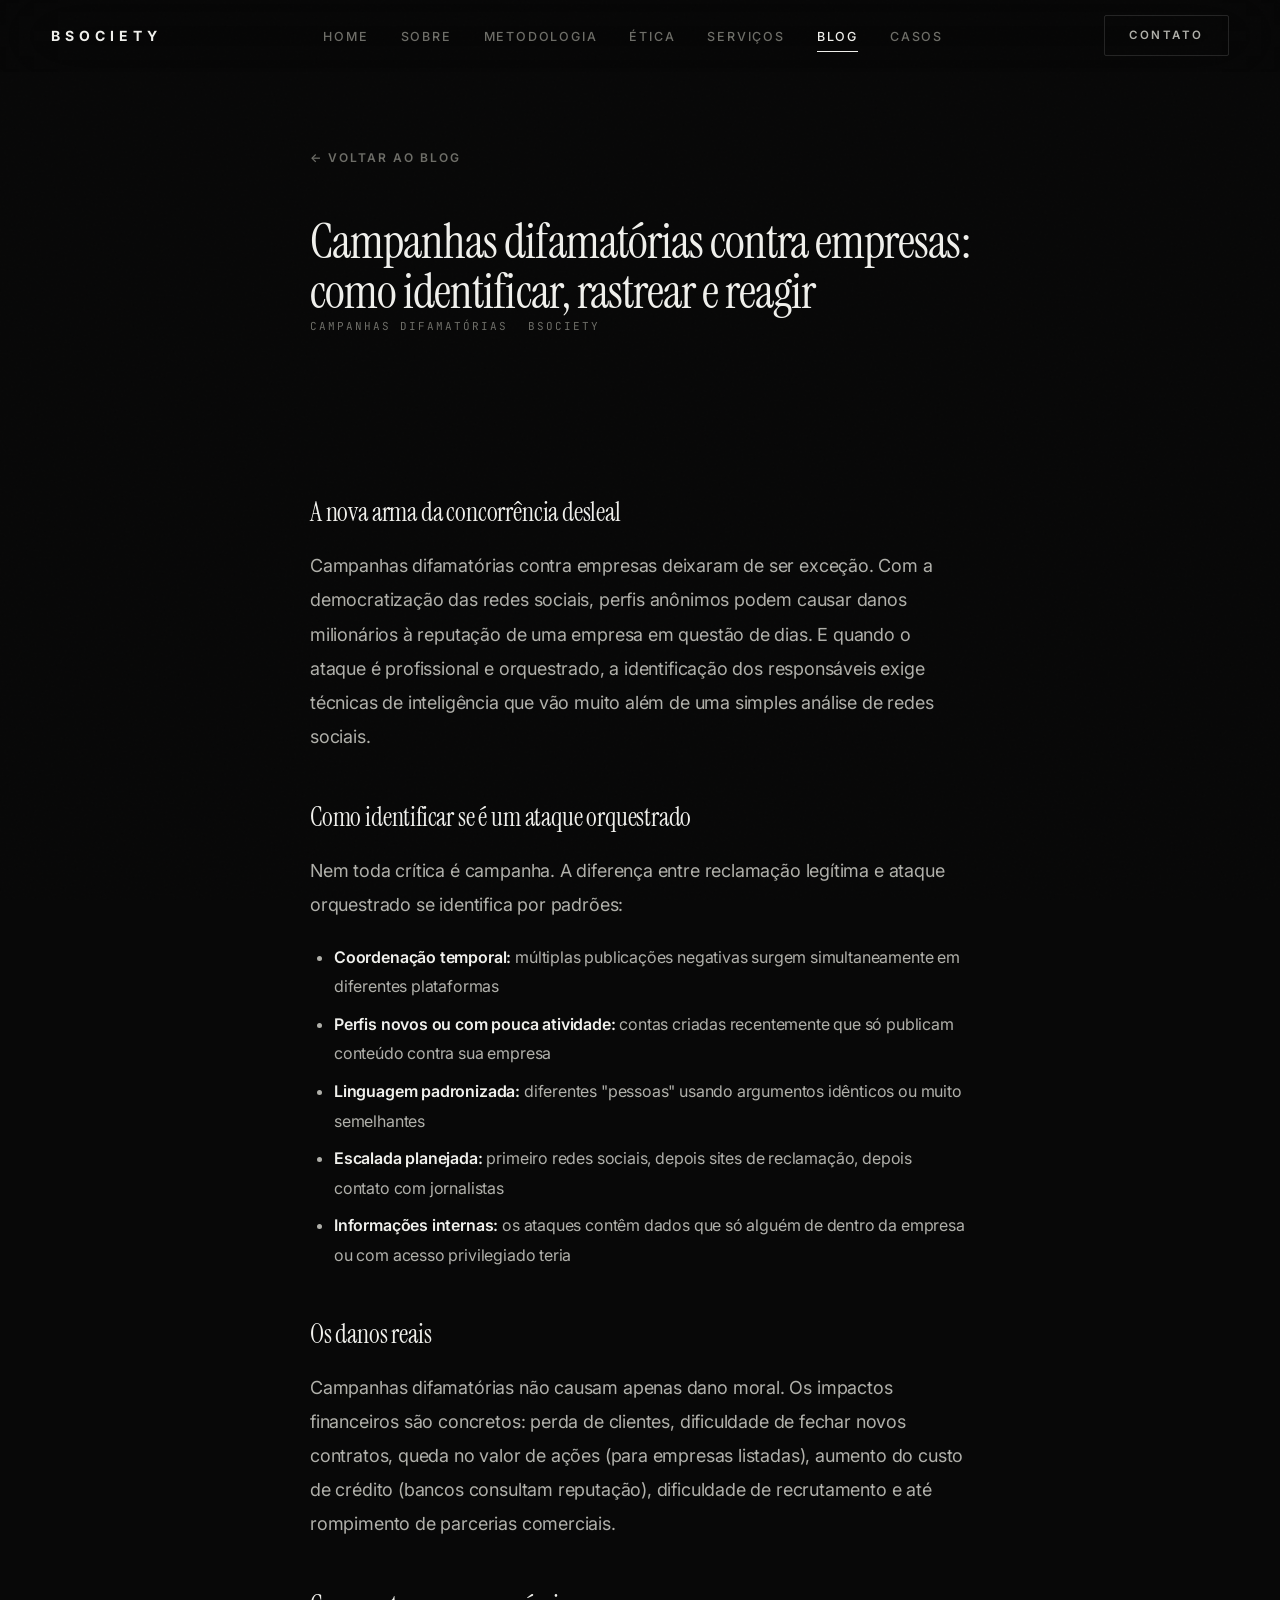
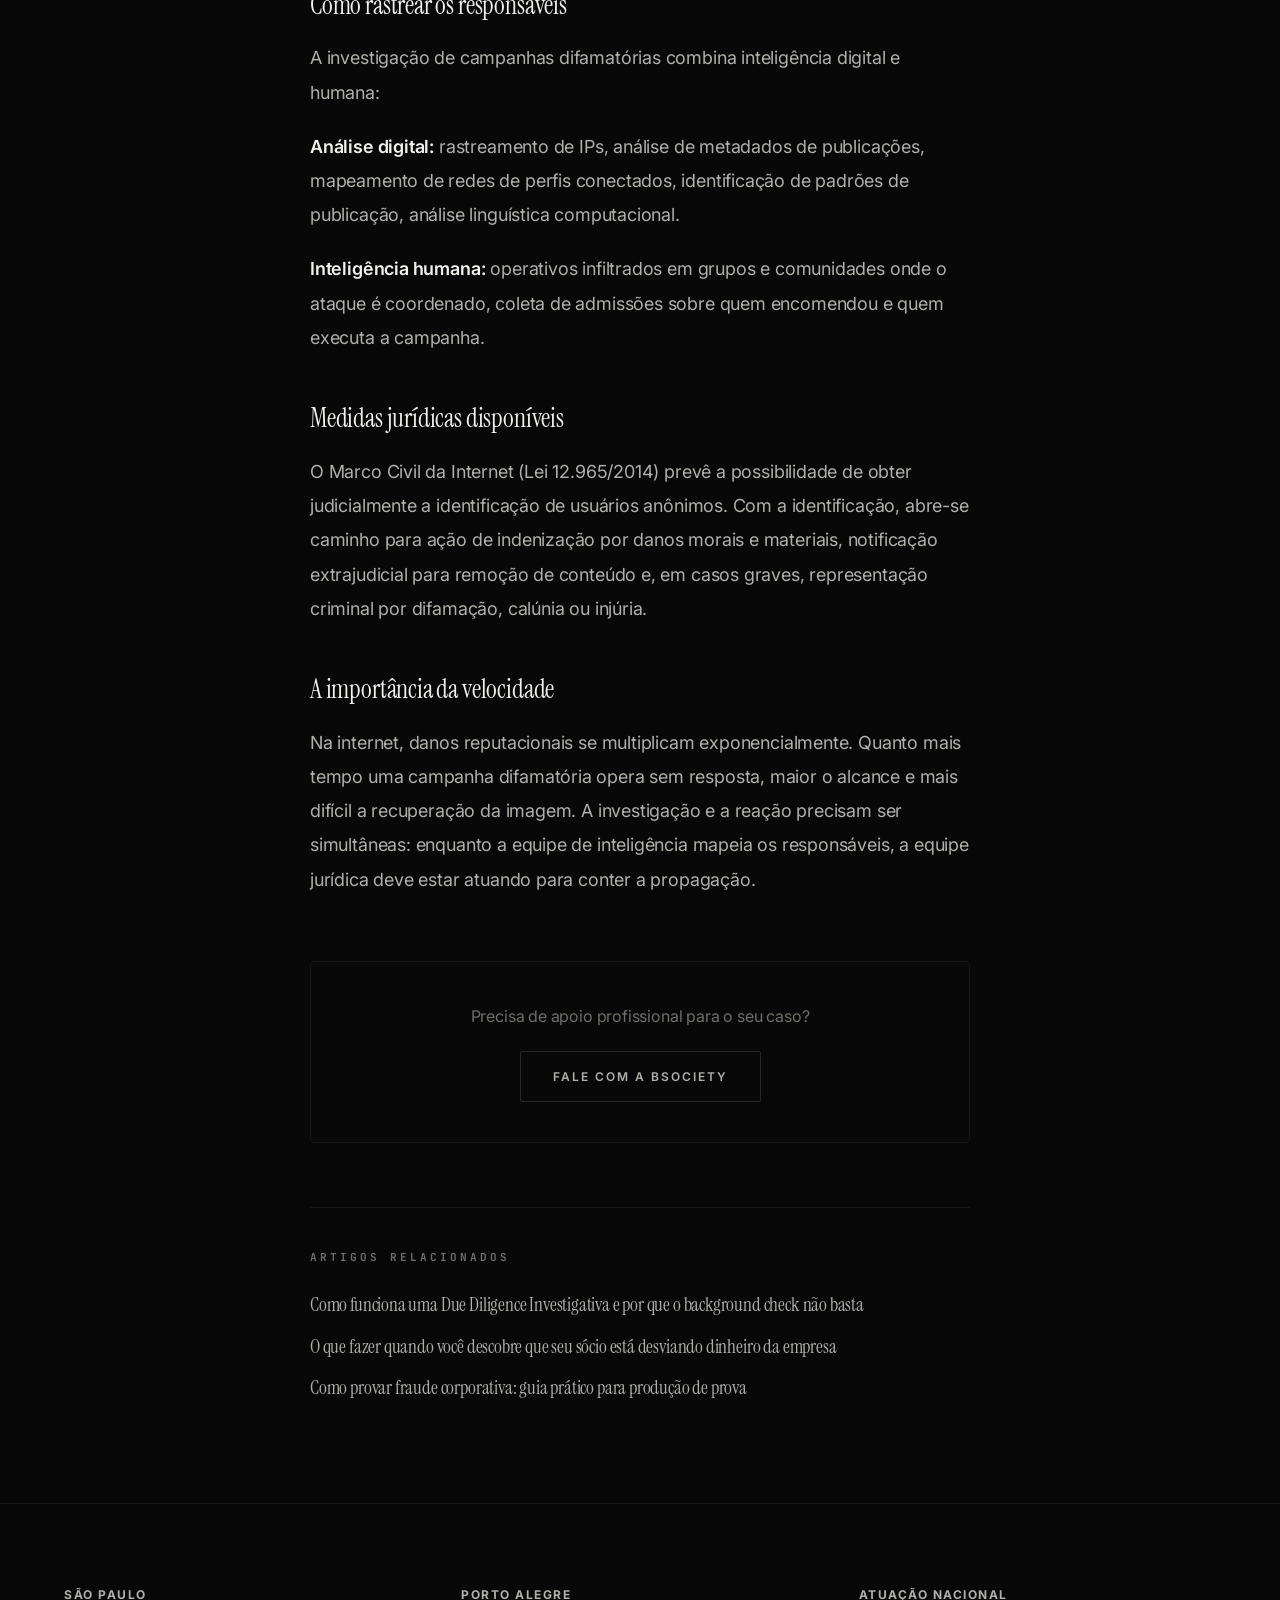
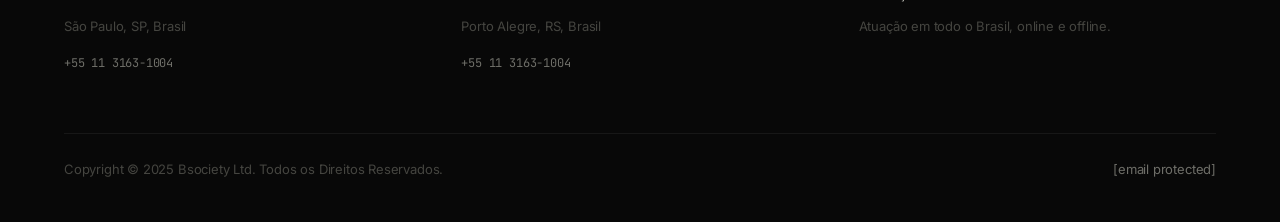
<file: blog/campanhas-difamatorias-contra-empresas.html>
<!DOCTYPE html>
<html lang="pt-BR" dir="ltr">
<head>
<meta charset="UTF-8">
<link rel="preconnect" href="https://fonts.googleapis.com">
<link rel="preconnect" href="https://fonts.gstatic.com" crossorigin>
<meta name="viewport" content="width=device-width, initial-scale=1.0">
<title>Campanhas Difamatórias Contra Empresas: Como Reagir | Bsociety</title>
<meta name="description" content="Como identificar campanhas difamatórias contra sua empresa, rastrear responsáveis e coletar provas para responsabilização judicial.">
<meta name="keywords" content="campanha difamatória empresa, fake news empresa, ataque reputacional, difamação corporativa, rastrear difamação">
<link rel="canonical" href="https://www.bsociety.com.br/blog/campanhas-difamatorias-contra-empresas">
<meta name="robots" content="index, follow">
<meta name="author" content="Bsociety">
<meta property="og:type" content="article">
<meta property="og:title" content="Campanhas Difamatórias Contra Empresas: Como Reagir | Bsociety">
<meta property="og:description" content="Como identificar campanhas difamatórias contra sua empresa, rastrear responsáveis e coletar provas para responsabilização judicial.">
<meta property="og:site_name" content="Bsociety">
<meta property="og:locale" content="pt_BR">
<link rel="stylesheet" href="../style.css">
</head>
<body>
<header>
<nav class="nav" id="navbar">
  <a href="../index.html" class="nav-logo"><div class="logo-text">BSOCIETY</div></a>
  <ul class="nav-center">
    <li><a href="../index.html">Home</a></li>
    <li><a href="../about-us.html">Sobre</a></li>
    <li><a href="../methodology.html">Metodologia</a></li>
    <li><a href="../our-ethics.html">Ética</a></li>
    <li class="dropdown"><a href="../services.html">Serviços</a>
      <ul class="dropdown-menu">
        <li><a href="../services.html">Todos os Serviços</a></li>
        <li><a href="../services.html#suporte-litigios">Suporte a Litígios</a></li>
        <li><a href="../services.html#colarinho-branco">Colarinho Branco</a></li>
        <li><a href="../services.html#recuperacao-ativos">Recuperação de Ativos</a></li>
        <li><a href="../services.html#due-diligence">Due Diligence</a></li>
        <li><a href="../services.html#fraudes-corporativas">Fraudes Corporativas</a></li>
        <li><a href="../services.html#disputas-societarias">Disputas Societárias</a></li>
        <li><a href="../services.html#campanhas-negativas">Campanhas Difamatórias</a></li>
        <li><a href="../services.html#contra-inteligencia">Contra-Inteligência</a></li>
        <li><a href="../services.html#inteligencia-digital">Inteligência Digital</a></li>
      </ul>
    </li>
    <li><a href="../blog.html"  class="active">Blog</a></li>
    <li><a href="../case-studies.html">Casos</a></li>
  </ul>
  <a href="../contact.html" class="nav-cta-btn">Contato</a>
  <div class="hamburger"><span></span><span></span><span></span></div>
</nav>
<div class="mobile-menu">
  <a href="../index.html">Home</a><a href="../about-us.html">Sobre</a><a href="../methodology.html">Metodologia</a><a href="../services.html">Serviços</a><a href="../blog.html">Blog</a><a href="../case-studies.html">Casos</a><a href="../contact.html">Contato</a>
</div>
</header>

<main>

<section class="page-hero" style="min-height:40vh;padding-top:140px;">
  <div class="article-wrap">
    <a href="../blog.html" class="article-back">← Voltar ao Blog</a>
    <h1 style="font-size:clamp(28px,4vw,48px);">Campanhas difamatórias contra empresas: como identificar, rastrear e reagir</h1>
    <div class="article-meta">
      <span>Campanhas Difamatórias</span>
      <span>Bsociety</span>
    </div>
  </div>
</section>

<section class="section" style="padding-top:0;">
  <div class="article-wrap">
    <div class="article-body">

<h2>A nova arma da concorrência desleal</h2>
<p>Campanhas difamatórias contra empresas deixaram de ser exceção. Com a democratização das redes sociais, perfis anônimos podem causar danos milionários à reputação de uma empresa em questão de dias. E quando o ataque é profissional e orquestrado, a identificação dos responsáveis exige técnicas de inteligência que vão muito além de uma simples análise de redes sociais.</p>

<h2>Como identificar se é um ataque orquestrado</h2>
<p>Nem toda crítica é campanha. A diferença entre reclamação legítima e ataque orquestrado se identifica por padrões:</p>
<ul>
<li><strong>Coordenação temporal:</strong> múltiplas publicações negativas surgem simultaneamente em diferentes plataformas</li>
<li><strong>Perfis novos ou com pouca atividade:</strong> contas criadas recentemente que só publicam conteúdo contra sua empresa</li>
<li><strong>Linguagem padronizada:</strong> diferentes "pessoas" usando argumentos idênticos ou muito semelhantes</li>
<li><strong>Escalada planejada:</strong> primeiro redes sociais, depois sites de reclamação, depois contato com jornalistas</li>
<li><strong>Informações internas:</strong> os ataques contêm dados que só alguém de dentro da empresa ou com acesso privilegiado teria</li>
</ul>

<h2>Os danos reais</h2>
<p>Campanhas difamatórias não causam apenas dano moral. Os impactos financeiros são concretos: perda de clientes, dificuldade de fechar novos contratos, queda no valor de ações (para empresas listadas), aumento do custo de crédito (bancos consultam reputação), dificuldade de recrutamento e até rompimento de parcerias comerciais.</p>

<h2>Como rastrear os responsáveis</h2>
<p>A investigação de campanhas difamatórias combina inteligência digital e humana:</p>
<p><strong>Análise digital:</strong> rastreamento de IPs, análise de metadados de publicações, mapeamento de redes de perfis conectados, identificação de padrões de publicação, análise linguística computacional.</p>
<p><strong>Inteligência humana:</strong> operativos infiltrados em grupos e comunidades onde o ataque é coordenado, coleta de admissões sobre quem encomendou e quem executa a campanha.</p>

<h2>Medidas jurídicas disponíveis</h2>
<p>O Marco Civil da Internet (Lei 12.965/2014) prevê a possibilidade de obter judicialmente a identificação de usuários anônimos. Com a identificação, abre-se caminho para ação de indenização por danos morais e materiais, notificação extrajudicial para remoção de conteúdo e, em casos graves, representação criminal por difamação, calúnia ou injúria.</p>

<h2>A importância da velocidade</h2>
<p>Na internet, danos reputacionais se multiplicam exponencialmente. Quanto mais tempo uma campanha difamatória opera sem resposta, maior o alcance e mais difícil a recuperação da imagem. A investigação e a reação precisam ser simultâneas: enquanto a equipe de inteligência mapeia os responsáveis, a equipe jurídica deve estar atuando para conter a propagação.</p>

    </div>

    <div class="article-cta">
      <p>Precisa de apoio profissional para o seu caso?</p>
      <a href="../contact.html" class="btn-gold">Fale com a Bsociety</a>
    </div>

    <div class="related-articles">
      <h3>Artigos relacionados</h3>
      <div class="related-list">
        <a href="due-diligence-investigativa-como-funciona.html">Como funciona uma Due Diligence Investigativa e por que o background check não basta</a>
        <a href="socio-desviando-dinheiro-o-que-fazer.html">O que fazer quando você descobre que seu sócio está desviando dinheiro da empresa</a>
        <a href="como-provar-fraude-corporativa.html">Como provar fraude corporativa: guia prático para produção de prova</a>
      </div>
    </div>
  </div>
</section>

</main>

<footer class="site-footer">
  <div class="footer-grid" style="grid-template-columns: repeat(3, 1fr);">
    <div class="footer-office"><h4>São Paulo</h4><p>São Paulo, SP, Brasil</p><a href="tel:+551131631004" class="phone">+55 11 3163-1004</a></div>
    <div class="footer-office"><h4>Porto Alegre</h4><p>Porto Alegre, RS, Brasil</p><a href="tel:+551131631004" class="phone">+55 11 3163-1004</a></div>
    <div class="footer-office"><h4>Atuação Nacional</h4><p>Atuação em todo o Brasil, online e offline.</p></div>
  </div>
  <div class="footer-bottom"><p>Copyright © 2025 Bsociety Ltd. Todos os Direitos Reservados.</p><a href="/cdn-cgi/l/email-protection#99f0f7fff6d9fbeaf6faf0fcede0b7faf6f4b7fbeb" class="footer-email"><span class="__cf_email__" data-cfemail="fb92959d94bb99889498929e8f82d5989496d59989">[email&#160;protected]</span></a></div>
</footer>
</body>
</html>
</file>
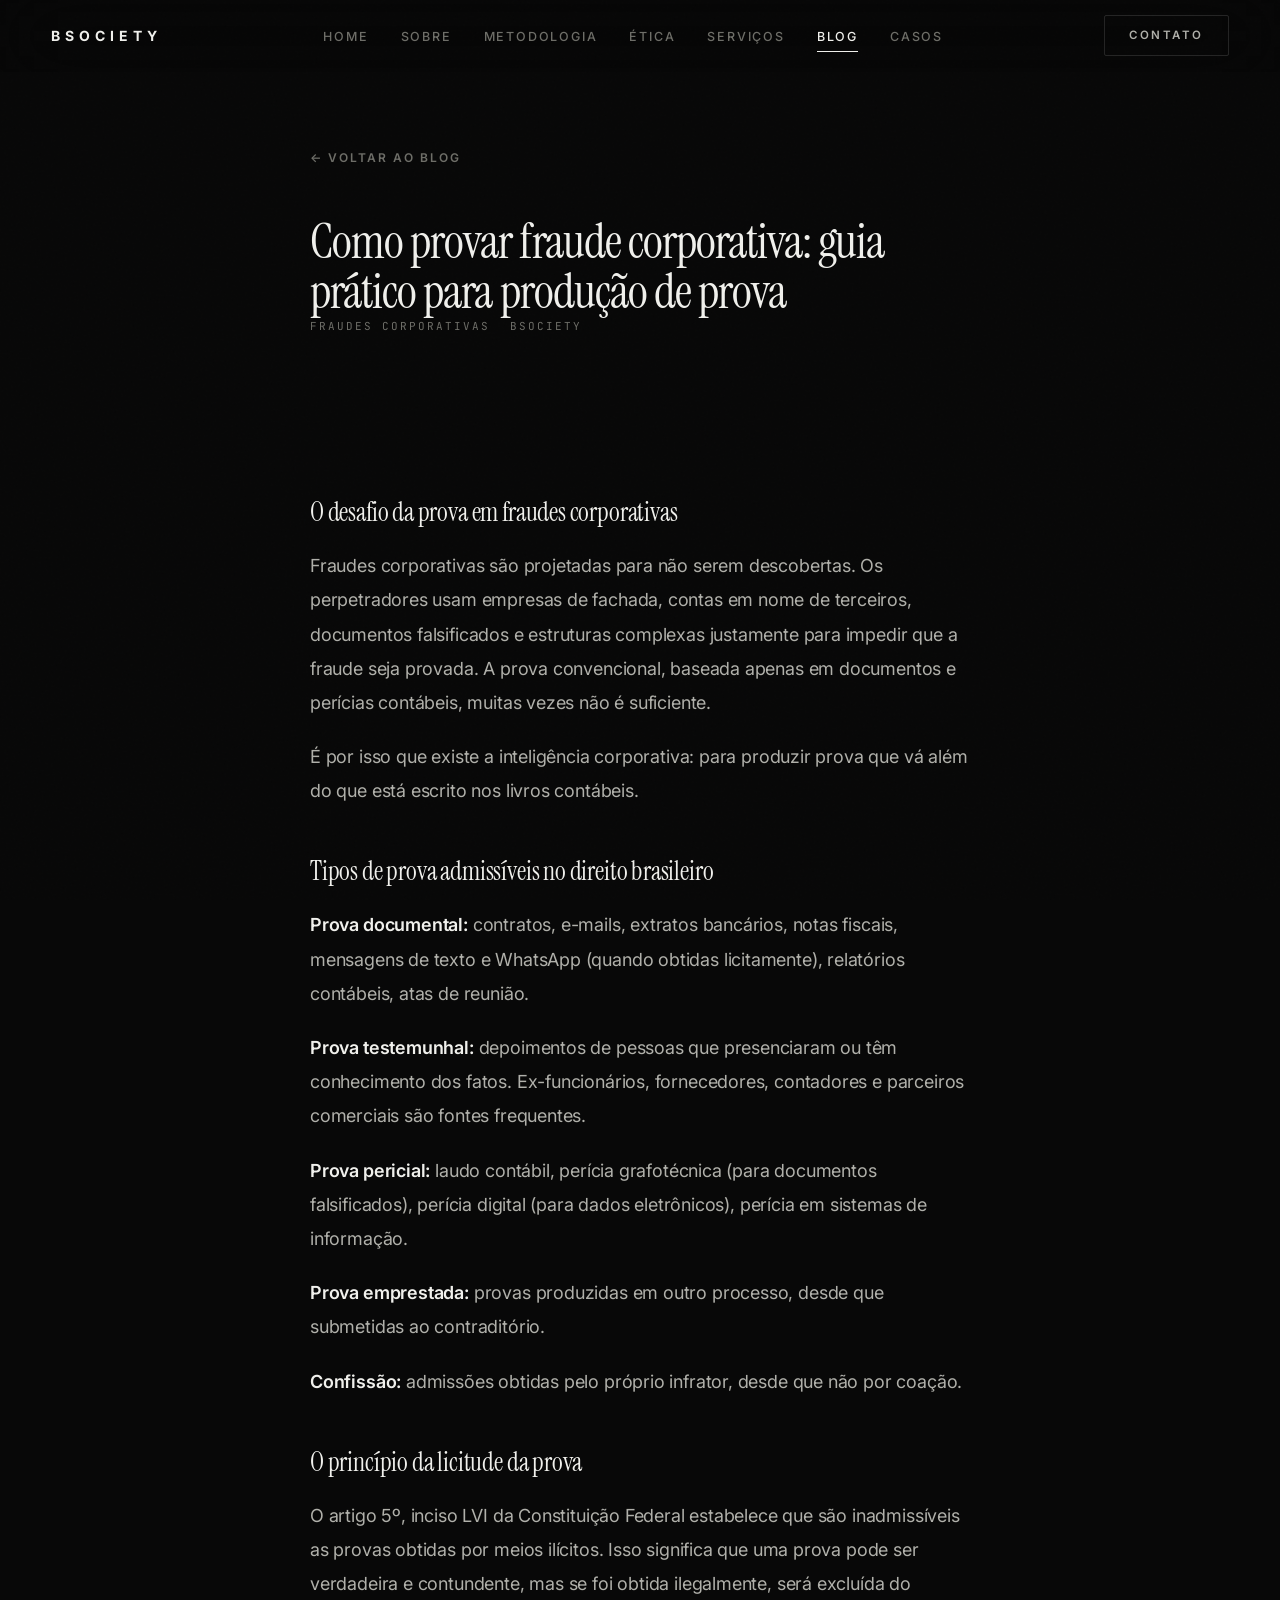
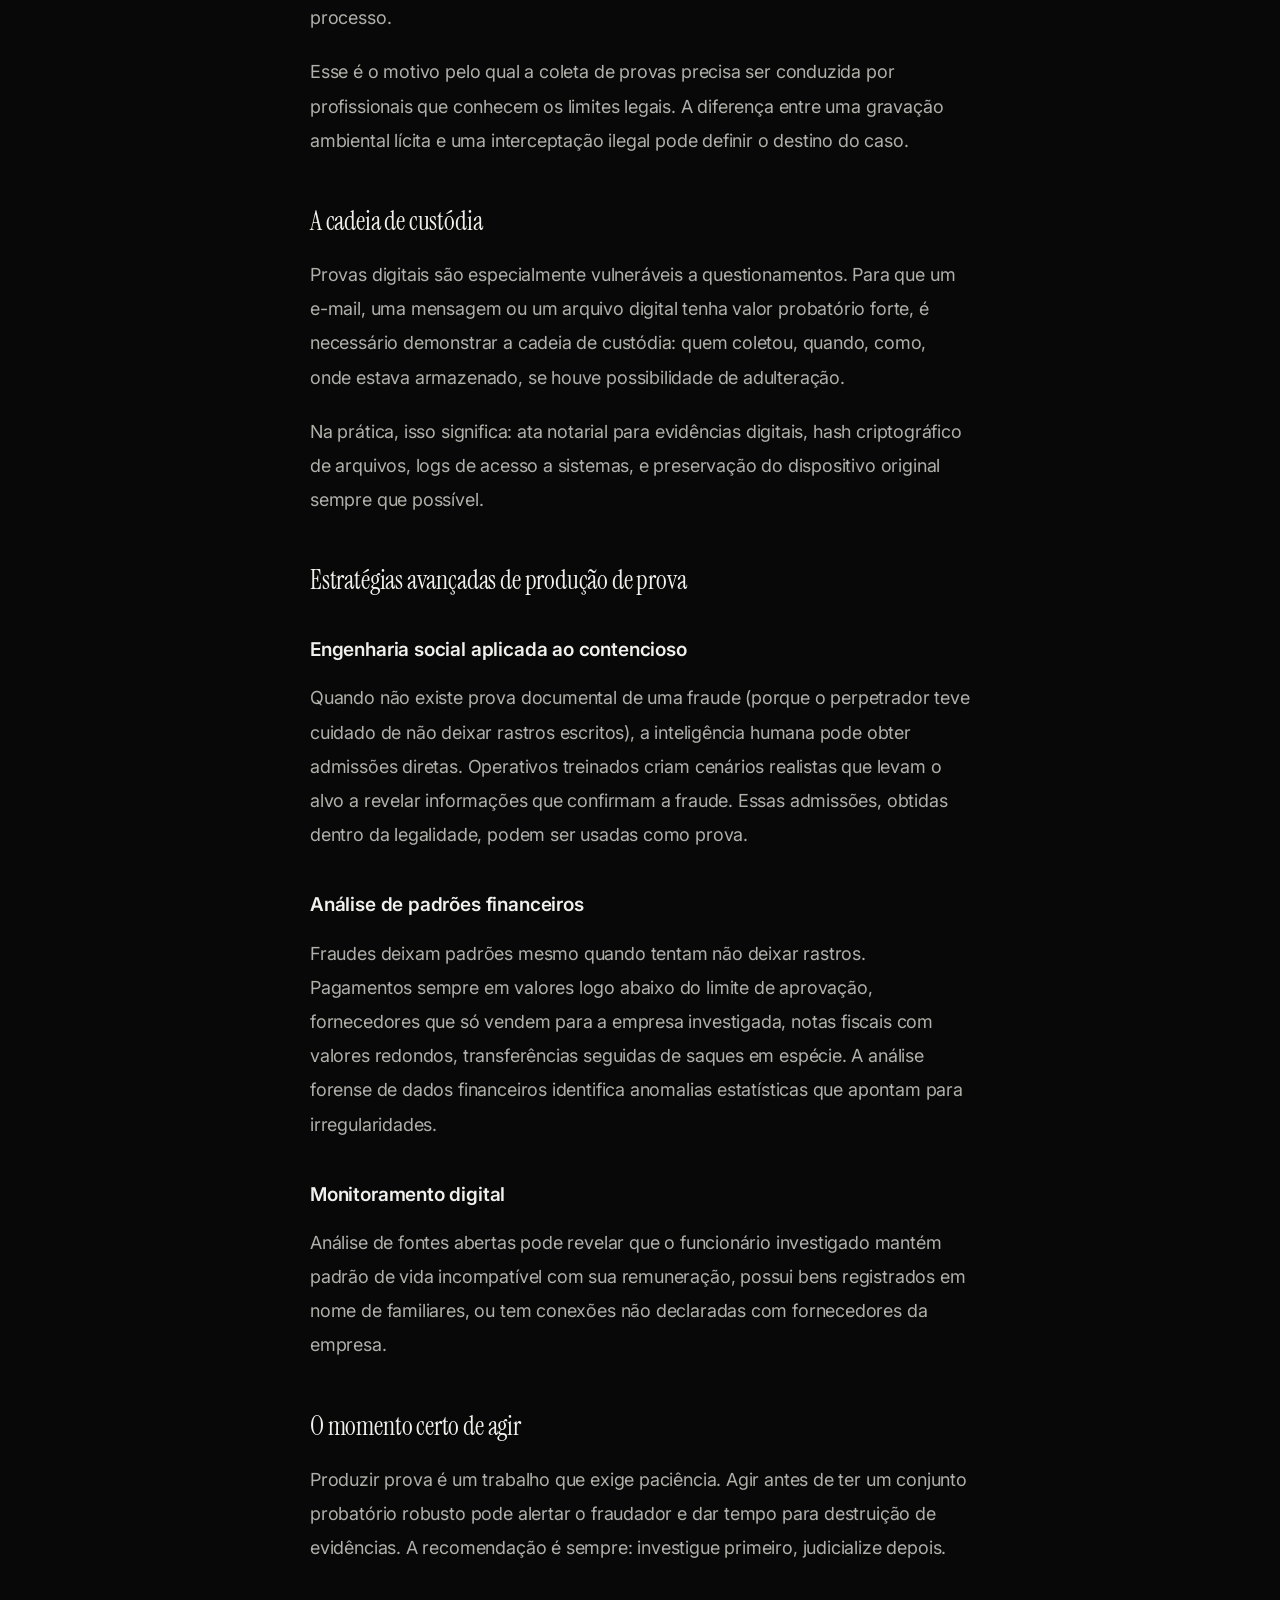
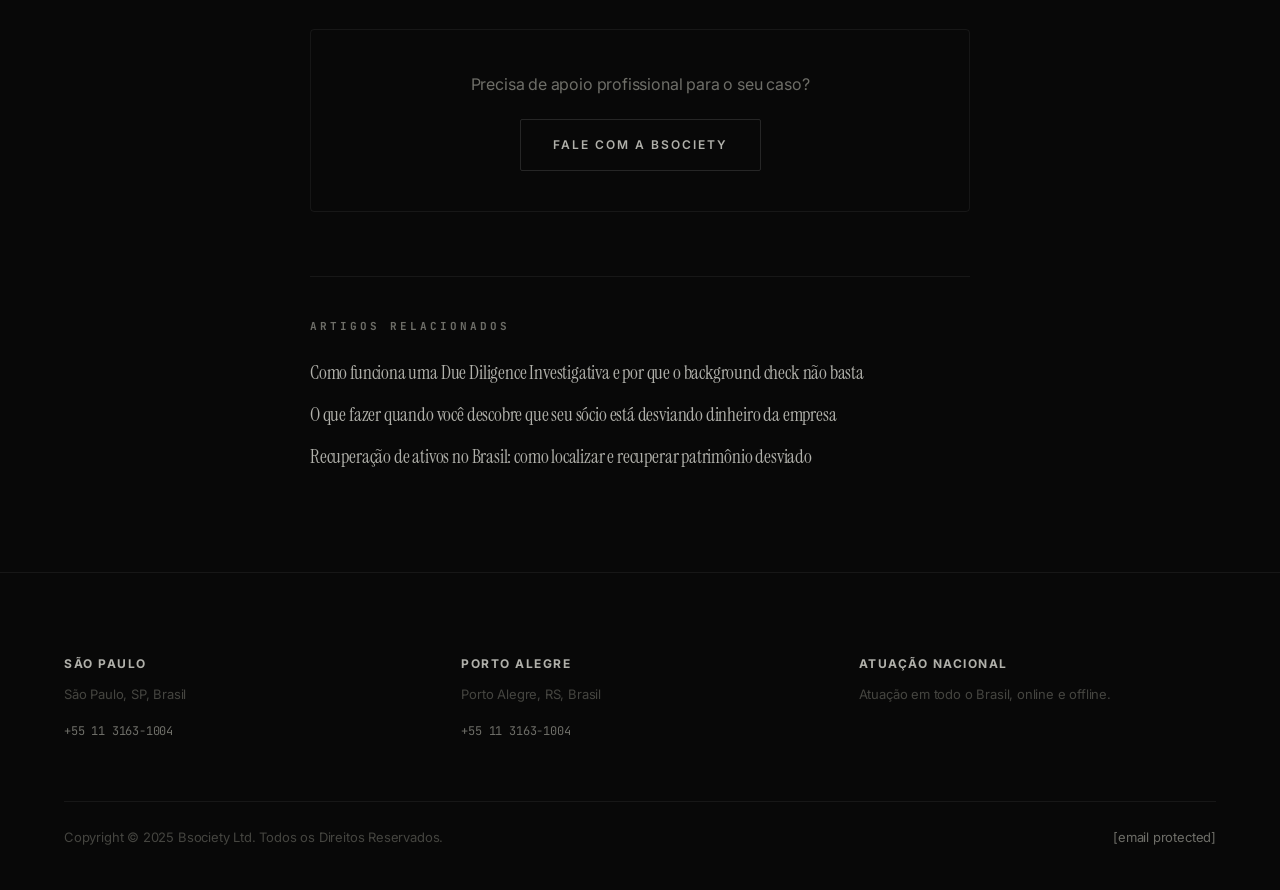
<file: blog/como-provar-fraude-corporativa.html>
<!DOCTYPE html>
<html lang="pt-BR" dir="ltr">
<head>
<meta charset="UTF-8">
<link rel="preconnect" href="https://fonts.googleapis.com">
<link rel="preconnect" href="https://fonts.gstatic.com" crossorigin>
<meta name="viewport" content="width=device-width, initial-scale=1.0">
<title>Como Provar Fraude Corporativa | Bsociety Blog</title>
<meta name="description" content="Guia prático de produção de prova em fraude corporativa. Tipos admissíveis, cadeia de custódia e estratégias avançadas de coleta.">
<meta name="keywords" content="provar fraude corporativa, produção de prova, fraude empresarial, evidência fraude, investigação fraude">
<link rel="canonical" href="https://www.bsociety.com.br/blog/como-provar-fraude-corporativa">
<meta name="robots" content="index, follow">
<meta name="author" content="Bsociety">
<meta property="og:type" content="article">
<meta property="og:title" content="Como Provar Fraude Corporativa: Guia de Produção de Prova | Bsociety">
<meta property="og:description" content="Guia prático de produção de prova em fraude corporativa. Tipos admissíveis, cadeia de custódia e estratégias avançadas de coleta.">
<meta property="og:site_name" content="Bsociety">
<meta property="og:locale" content="pt_BR">
<link rel="stylesheet" href="../style.css">
</head>
<body>
<header>
<nav class="nav" id="navbar">
  <a href="../index.html" class="nav-logo"><div class="logo-text">BSOCIETY</div></a>
  <ul class="nav-center">
    <li><a href="../index.html">Home</a></li>
    <li><a href="../about-us.html">Sobre</a></li>
    <li><a href="../methodology.html">Metodologia</a></li>
    <li><a href="../our-ethics.html">Ética</a></li>
    <li class="dropdown"><a href="../services.html">Serviços</a>
      <ul class="dropdown-menu">
        <li><a href="../services.html">Todos os Serviços</a></li>
        <li><a href="../services.html#suporte-litigios">Suporte a Litígios</a></li>
        <li><a href="../services.html#colarinho-branco">Colarinho Branco</a></li>
        <li><a href="../services.html#recuperacao-ativos">Recuperação de Ativos</a></li>
        <li><a href="../services.html#due-diligence">Due Diligence</a></li>
        <li><a href="../services.html#fraudes-corporativas">Fraudes Corporativas</a></li>
        <li><a href="../services.html#disputas-societarias">Disputas Societárias</a></li>
        <li><a href="../services.html#campanhas-negativas">Campanhas Difamatórias</a></li>
        <li><a href="../services.html#contra-inteligencia">Contra-Inteligência</a></li>
        <li><a href="../services.html#inteligencia-digital">Inteligência Digital</a></li>
      </ul>
    </li>
    <li><a href="../blog.html"  class="active">Blog</a></li>
    <li><a href="../case-studies.html">Casos</a></li>
  </ul>
  <a href="../contact.html" class="nav-cta-btn">Contato</a>
  <div class="hamburger"><span></span><span></span><span></span></div>
</nav>
<div class="mobile-menu">
  <a href="../index.html">Home</a><a href="../about-us.html">Sobre</a><a href="../methodology.html">Metodologia</a><a href="../services.html">Serviços</a><a href="../blog.html">Blog</a><a href="../case-studies.html">Casos</a><a href="../contact.html">Contato</a>
</div>
</header>

<main>

<section class="page-hero" style="min-height:40vh;padding-top:140px;">
  <div class="article-wrap">
    <a href="../blog.html" class="article-back">← Voltar ao Blog</a>
    <h1 style="font-size:clamp(28px,4vw,48px);">Como provar fraude corporativa: guia prático para produção de prova</h1>
    <div class="article-meta">
      <span>Fraudes Corporativas</span>
      <span>Bsociety</span>
    </div>
  </div>
</section>

<section class="section" style="padding-top:0;">
  <div class="article-wrap">
    <div class="article-body">

<h2>O desafio da prova em fraudes corporativas</h2>
<p>Fraudes corporativas são projetadas para não serem descobertas. Os perpetradores usam empresas de fachada, contas em nome de terceiros, documentos falsificados e estruturas complexas justamente para impedir que a fraude seja provada. A prova convencional, baseada apenas em documentos e perícias contábeis, muitas vezes não é suficiente.</p>
<p>É por isso que existe a inteligência corporativa: para produzir prova que vá além do que está escrito nos livros contábeis.</p>

<h2>Tipos de prova admissíveis no direito brasileiro</h2>
<p><strong>Prova documental:</strong> contratos, e-mails, extratos bancários, notas fiscais, mensagens de texto e WhatsApp (quando obtidas licitamente), relatórios contábeis, atas de reunião.</p>
<p><strong>Prova testemunhal:</strong> depoimentos de pessoas que presenciaram ou têm conhecimento dos fatos. Ex-funcionários, fornecedores, contadores e parceiros comerciais são fontes frequentes.</p>
<p><strong>Prova pericial:</strong> laudo contábil, perícia grafotécnica (para documentos falsificados), perícia digital (para dados eletrônicos), perícia em sistemas de informação.</p>
<p><strong>Prova emprestada:</strong> provas produzidas em outro processo, desde que submetidas ao contraditório.</p>
<p><strong>Confissão:</strong> admissões obtidas pelo próprio infrator, desde que não por coação.</p>

<h2>O princípio da licitude da prova</h2>
<p>O artigo 5º, inciso LVI da Constituição Federal estabelece que são inadmissíveis as provas obtidas por meios ilícitos. Isso significa que uma prova pode ser verdadeira e contundente, mas se foi obtida ilegalmente, será excluída do processo.</p>
<p>Esse é o motivo pelo qual a coleta de provas precisa ser conduzida por profissionais que conhecem os limites legais. A diferença entre uma gravação ambiental lícita e uma interceptação ilegal pode definir o destino do caso.</p>

<h2>A cadeia de custódia</h2>
<p>Provas digitais são especialmente vulneráveis a questionamentos. Para que um e-mail, uma mensagem ou um arquivo digital tenha valor probatório forte, é necessário demonstrar a cadeia de custódia: quem coletou, quando, como, onde estava armazenado, se houve possibilidade de adulteração.</p>
<p>Na prática, isso significa: ata notarial para evidências digitais, hash criptográfico de arquivos, logs de acesso a sistemas, e preservação do dispositivo original sempre que possível.</p>

<h2>Estratégias avançadas de produção de prova</h2>
<h3>Engenharia social aplicada ao contencioso</h3>
<p>Quando não existe prova documental de uma fraude (porque o perpetrador teve cuidado de não deixar rastros escritos), a inteligência humana pode obter admissões diretas. Operativos treinados criam cenários realistas que levam o alvo a revelar informações que confirmam a fraude. Essas admissões, obtidas dentro da legalidade, podem ser usadas como prova.</p>

<h3>Análise de padrões financeiros</h3>
<p>Fraudes deixam padrões mesmo quando tentam não deixar rastros. Pagamentos sempre em valores logo abaixo do limite de aprovação, fornecedores que só vendem para a empresa investigada, notas fiscais com valores redondos, transferências seguidas de saques em espécie. A análise forense de dados financeiros identifica anomalias estatísticas que apontam para irregularidades.</p>

<h3>Monitoramento digital</h3>
<p>Análise de fontes abertas pode revelar que o funcionário investigado mantém padrão de vida incompatível com sua remuneração, possui bens registrados em nome de familiares, ou tem conexões não declaradas com fornecedores da empresa.</p>

<h2>O momento certo de agir</h2>
<p>Produzir prova é um trabalho que exige paciência. Agir antes de ter um conjunto probatório robusto pode alertar o fraudador e dar tempo para destruição de evidências. A recomendação é sempre: investigue primeiro, judicialize depois.</p>

    </div>

    <div class="article-cta">
      <p>Precisa de apoio profissional para o seu caso?</p>
      <a href="../contact.html" class="btn-gold">Fale com a Bsociety</a>
    </div>

    <div class="related-articles">
      <h3>Artigos relacionados</h3>
      <div class="related-list">
        <a href="due-diligence-investigativa-como-funciona.html">Como funciona uma Due Diligence Investigativa e por que o background check não basta</a>
        <a href="socio-desviando-dinheiro-o-que-fazer.html">O que fazer quando você descobre que seu sócio está desviando dinheiro da empresa</a>
        <a href="recuperacao-de-ativos-no-brasil.html">Recuperação de ativos no Brasil: como localizar e recuperar patrimônio desviado</a>
      </div>
    </div>
  </div>
</section>

</main>

<footer class="site-footer">
  <div class="footer-grid" style="grid-template-columns: repeat(3, 1fr);">
    <div class="footer-office"><h4>São Paulo</h4><p>São Paulo, SP, Brasil</p><a href="tel:+551131631004" class="phone">+55 11 3163-1004</a></div>
    <div class="footer-office"><h4>Porto Alegre</h4><p>Porto Alegre, RS, Brasil</p><a href="tel:+551131631004" class="phone">+55 11 3163-1004</a></div>
    <div class="footer-office"><h4>Atuação Nacional</h4><p>Atuação em todo o Brasil, online e offline.</p></div>
  </div>
  <div class="footer-bottom"><p>Copyright © 2025 Bsociety Ltd. Todos os Direitos Reservados.</p><a href="/cdn-cgi/l/email-protection#4c25222a230c2e3f232f25293835622f2321622e3e" class="footer-email"><span class="__cf_email__" data-cfemail="dfb6b1b9b09fbdacb0bcb6baaba6f1bcb0b2f1bdad">[email&#160;protected]</span></a></div>
</footer>
</body>
</html>
</file>
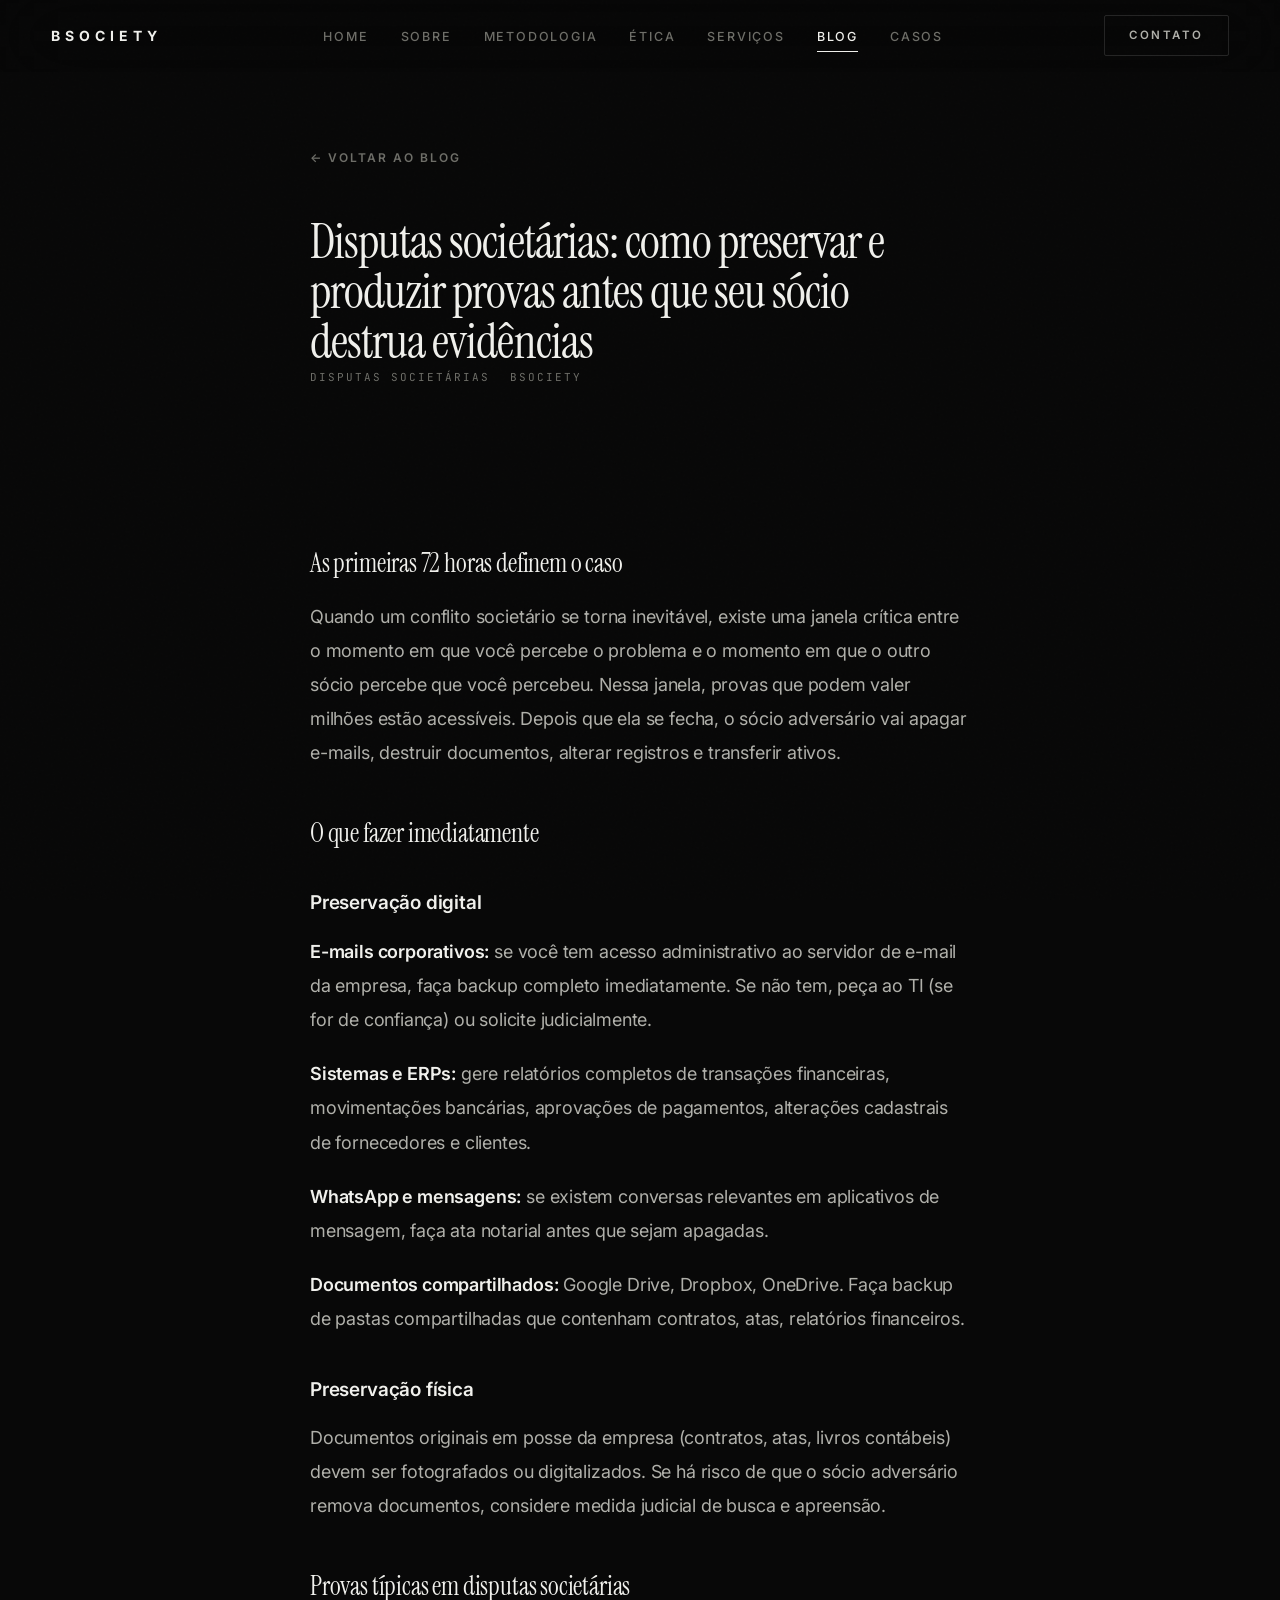
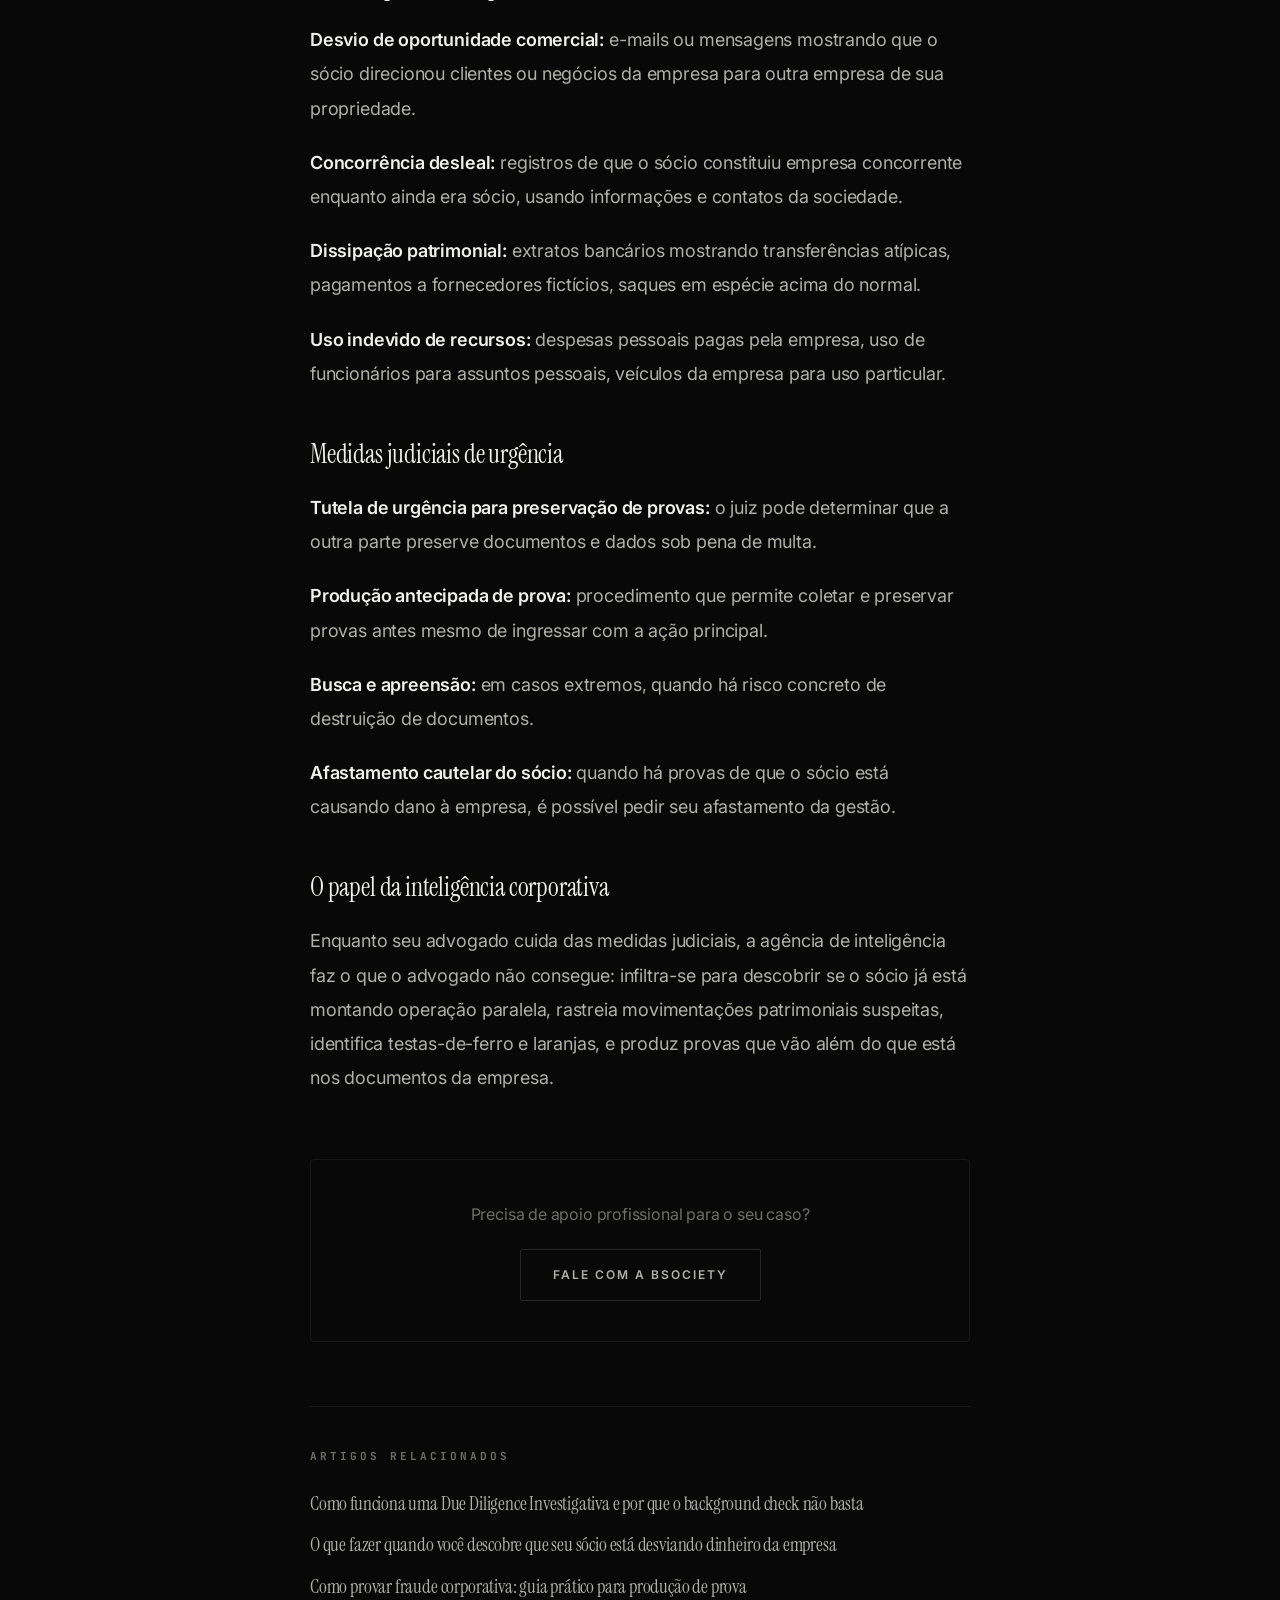
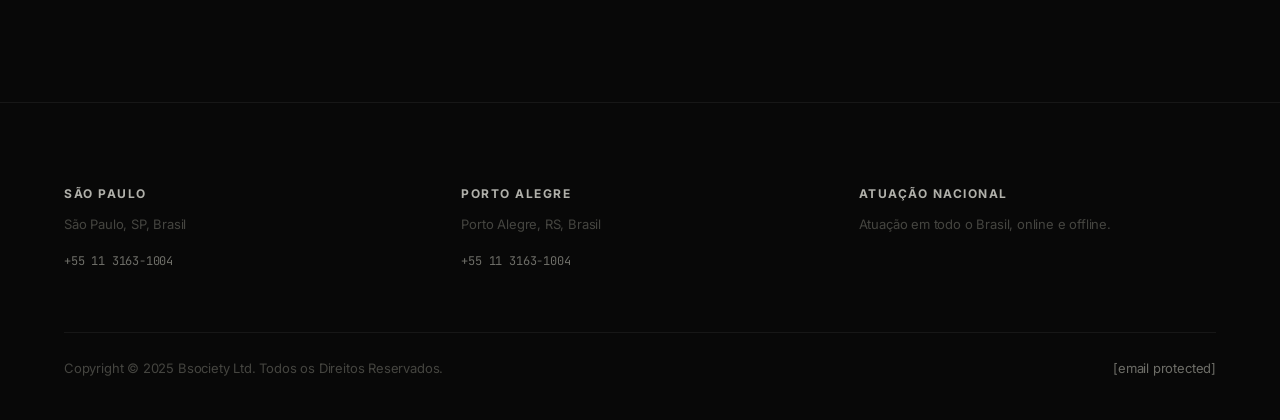
<file: blog/disputas-societarias-preservar-provas.html>
<!DOCTYPE html>
<html lang="pt-BR" dir="ltr">
<head>
<meta charset="UTF-8">
<link rel="preconnect" href="https://fonts.googleapis.com">
<link rel="preconnect" href="https://fonts.gstatic.com" crossorigin>
<meta name="viewport" content="width=device-width, initial-scale=1.0">
<title>Disputas Societárias: Como Preservar Provas | Bsociety</title>
<meta name="description" content="Disputas societárias: como preservar provas nas primeiras 72 horas antes que evidências sejam destruídas pelo sócio adversário.">
<meta name="keywords" content="disputas societárias provas, preservar evidências sócio, conflito entre sócios, dissolução sociedade provas">
<link rel="canonical" href="https://www.bsociety.com.br/blog/disputas-societarias-preservar-provas">
<meta name="robots" content="index, follow">
<meta name="author" content="Bsociety">
<meta property="og:type" content="article">
<meta property="og:title" content="Disputas Societárias: Como Preservar Provas | Bsociety">
<meta property="og:description" content="Disputas societárias: como preservar provas nas primeiras 72 horas antes que evidências sejam destruídas pelo sócio adversário.">
<meta property="og:site_name" content="Bsociety">
<meta property="og:locale" content="pt_BR">
<link rel="stylesheet" href="../style.css">
</head>
<body>
<header>
<nav class="nav" id="navbar">
  <a href="../index.html" class="nav-logo"><div class="logo-text">BSOCIETY</div></a>
  <ul class="nav-center">
    <li><a href="../index.html">Home</a></li>
    <li><a href="../about-us.html">Sobre</a></li>
    <li><a href="../methodology.html">Metodologia</a></li>
    <li><a href="../our-ethics.html">Ética</a></li>
    <li class="dropdown"><a href="../services.html">Serviços</a>
      <ul class="dropdown-menu">
        <li><a href="../services.html">Todos os Serviços</a></li>
        <li><a href="../services.html#suporte-litigios">Suporte a Litígios</a></li>
        <li><a href="../services.html#colarinho-branco">Colarinho Branco</a></li>
        <li><a href="../services.html#recuperacao-ativos">Recuperação de Ativos</a></li>
        <li><a href="../services.html#due-diligence">Due Diligence</a></li>
        <li><a href="../services.html#fraudes-corporativas">Fraudes Corporativas</a></li>
        <li><a href="../services.html#disputas-societarias">Disputas Societárias</a></li>
        <li><a href="../services.html#campanhas-negativas">Campanhas Difamatórias</a></li>
        <li><a href="../services.html#contra-inteligencia">Contra-Inteligência</a></li>
        <li><a href="../services.html#inteligencia-digital">Inteligência Digital</a></li>
      </ul>
    </li>
    <li><a href="../blog.html"  class="active">Blog</a></li>
    <li><a href="../case-studies.html">Casos</a></li>
  </ul>
  <a href="../contact.html" class="nav-cta-btn">Contato</a>
  <div class="hamburger"><span></span><span></span><span></span></div>
</nav>
<div class="mobile-menu">
  <a href="../index.html">Home</a><a href="../about-us.html">Sobre</a><a href="../methodology.html">Metodologia</a><a href="../services.html">Serviços</a><a href="../blog.html">Blog</a><a href="../case-studies.html">Casos</a><a href="../contact.html">Contato</a>
</div>
</header>

<main>

<section class="page-hero" style="min-height:40vh;padding-top:140px;">
  <div class="article-wrap">
    <a href="../blog.html" class="article-back">← Voltar ao Blog</a>
    <h1 style="font-size:clamp(28px,4vw,48px);">Disputas societárias: como preservar e produzir provas antes que seu sócio destrua evidências</h1>
    <div class="article-meta">
      <span>Disputas Societárias</span>
      <span>Bsociety</span>
    </div>
  </div>
</section>

<section class="section" style="padding-top:0;">
  <div class="article-wrap">
    <div class="article-body">

<h2>As primeiras 72 horas definem o caso</h2>
<p>Quando um conflito societário se torna inevitável, existe uma janela crítica entre o momento em que você percebe o problema e o momento em que o outro sócio percebe que você percebeu. Nessa janela, provas que podem valer milhões estão acessíveis. Depois que ela se fecha, o sócio adversário vai apagar e-mails, destruir documentos, alterar registros e transferir ativos.</p>

<h2>O que fazer imediatamente</h2>
<h3>Preservação digital</h3>
<p><strong>E-mails corporativos:</strong> se você tem acesso administrativo ao servidor de e-mail da empresa, faça backup completo imediatamente. Se não tem, peça ao TI (se for de confiança) ou solicite judicialmente.</p>
<p><strong>Sistemas e ERPs:</strong> gere relatórios completos de transações financeiras, movimentações bancárias, aprovações de pagamentos, alterações cadastrais de fornecedores e clientes.</p>
<p><strong>WhatsApp e mensagens:</strong> se existem conversas relevantes em aplicativos de mensagem, faça ata notarial antes que sejam apagadas.</p>
<p><strong>Documentos compartilhados:</strong> Google Drive, Dropbox, OneDrive. Faça backup de pastas compartilhadas que contenham contratos, atas, relatórios financeiros.</p>

<h3>Preservação física</h3>
<p>Documentos originais em posse da empresa (contratos, atas, livros contábeis) devem ser fotografados ou digitalizados. Se há risco de que o sócio adversário remova documentos, considere medida judicial de busca e apreensão.</p>

<h2>Provas típicas em disputas societárias</h2>
<p><strong>Desvio de oportunidade comercial:</strong> e-mails ou mensagens mostrando que o sócio direcionou clientes ou negócios da empresa para outra empresa de sua propriedade.</p>
<p><strong>Concorrência desleal:</strong> registros de que o sócio constituiu empresa concorrente enquanto ainda era sócio, usando informações e contatos da sociedade.</p>
<p><strong>Dissipação patrimonial:</strong> extratos bancários mostrando transferências atípicas, pagamentos a fornecedores fictícios, saques em espécie acima do normal.</p>
<p><strong>Uso indevido de recursos:</strong> despesas pessoais pagas pela empresa, uso de funcionários para assuntos pessoais, veículos da empresa para uso particular.</p>

<h2>Medidas judiciais de urgência</h2>
<p><strong>Tutela de urgência para preservação de provas:</strong> o juiz pode determinar que a outra parte preserve documentos e dados sob pena de multa.</p>
<p><strong>Produção antecipada de prova:</strong> procedimento que permite coletar e preservar provas antes mesmo de ingressar com a ação principal.</p>
<p><strong>Busca e apreensão:</strong> em casos extremos, quando há risco concreto de destruição de documentos.</p>
<p><strong>Afastamento cautelar do sócio:</strong> quando há provas de que o sócio está causando dano à empresa, é possível pedir seu afastamento da gestão.</p>

<h2>O papel da inteligência corporativa</h2>
<p>Enquanto seu advogado cuida das medidas judiciais, a agência de inteligência faz o que o advogado não consegue: infiltra-se para descobrir se o sócio já está montando operação paralela, rastreia movimentações patrimoniais suspeitas, identifica testas-de-ferro e laranjas, e produz provas que vão além do que está nos documentos da empresa.</p>

    </div>

    <div class="article-cta">
      <p>Precisa de apoio profissional para o seu caso?</p>
      <a href="../contact.html" class="btn-gold">Fale com a Bsociety</a>
    </div>

    <div class="related-articles">
      <h3>Artigos relacionados</h3>
      <div class="related-list">
        <a href="due-diligence-investigativa-como-funciona.html">Como funciona uma Due Diligence Investigativa e por que o background check não basta</a>
        <a href="socio-desviando-dinheiro-o-que-fazer.html">O que fazer quando você descobre que seu sócio está desviando dinheiro da empresa</a>
        <a href="como-provar-fraude-corporativa.html">Como provar fraude corporativa: guia prático para produção de prova</a>
      </div>
    </div>
  </div>
</section>

</main>

<footer class="site-footer">
  <div class="footer-grid" style="grid-template-columns: repeat(3, 1fr);">
    <div class="footer-office"><h4>São Paulo</h4><p>São Paulo, SP, Brasil</p><a href="tel:+551131631004" class="phone">+55 11 3163-1004</a></div>
    <div class="footer-office"><h4>Porto Alegre</h4><p>Porto Alegre, RS, Brasil</p><a href="tel:+551131631004" class="phone">+55 11 3163-1004</a></div>
    <div class="footer-office"><h4>Atuação Nacional</h4><p>Atuação em todo o Brasil, online e offline.</p></div>
  </div>
  <div class="footer-bottom"><p>Copyright © 2025 Bsociety Ltd. Todos os Direitos Reservados.</p><a href="/cdn-cgi/l/email-protection#7d14131b123d1f0e121e14180904531e1210531f0f" class="footer-email"><span class="__cf_email__" data-cfemail="91f8fff7fed1f3e2fef2f8f4e5e8bff2fefcbff3e3">[email&#160;protected]</span></a></div>
</footer>
</body>
</html>
</file>
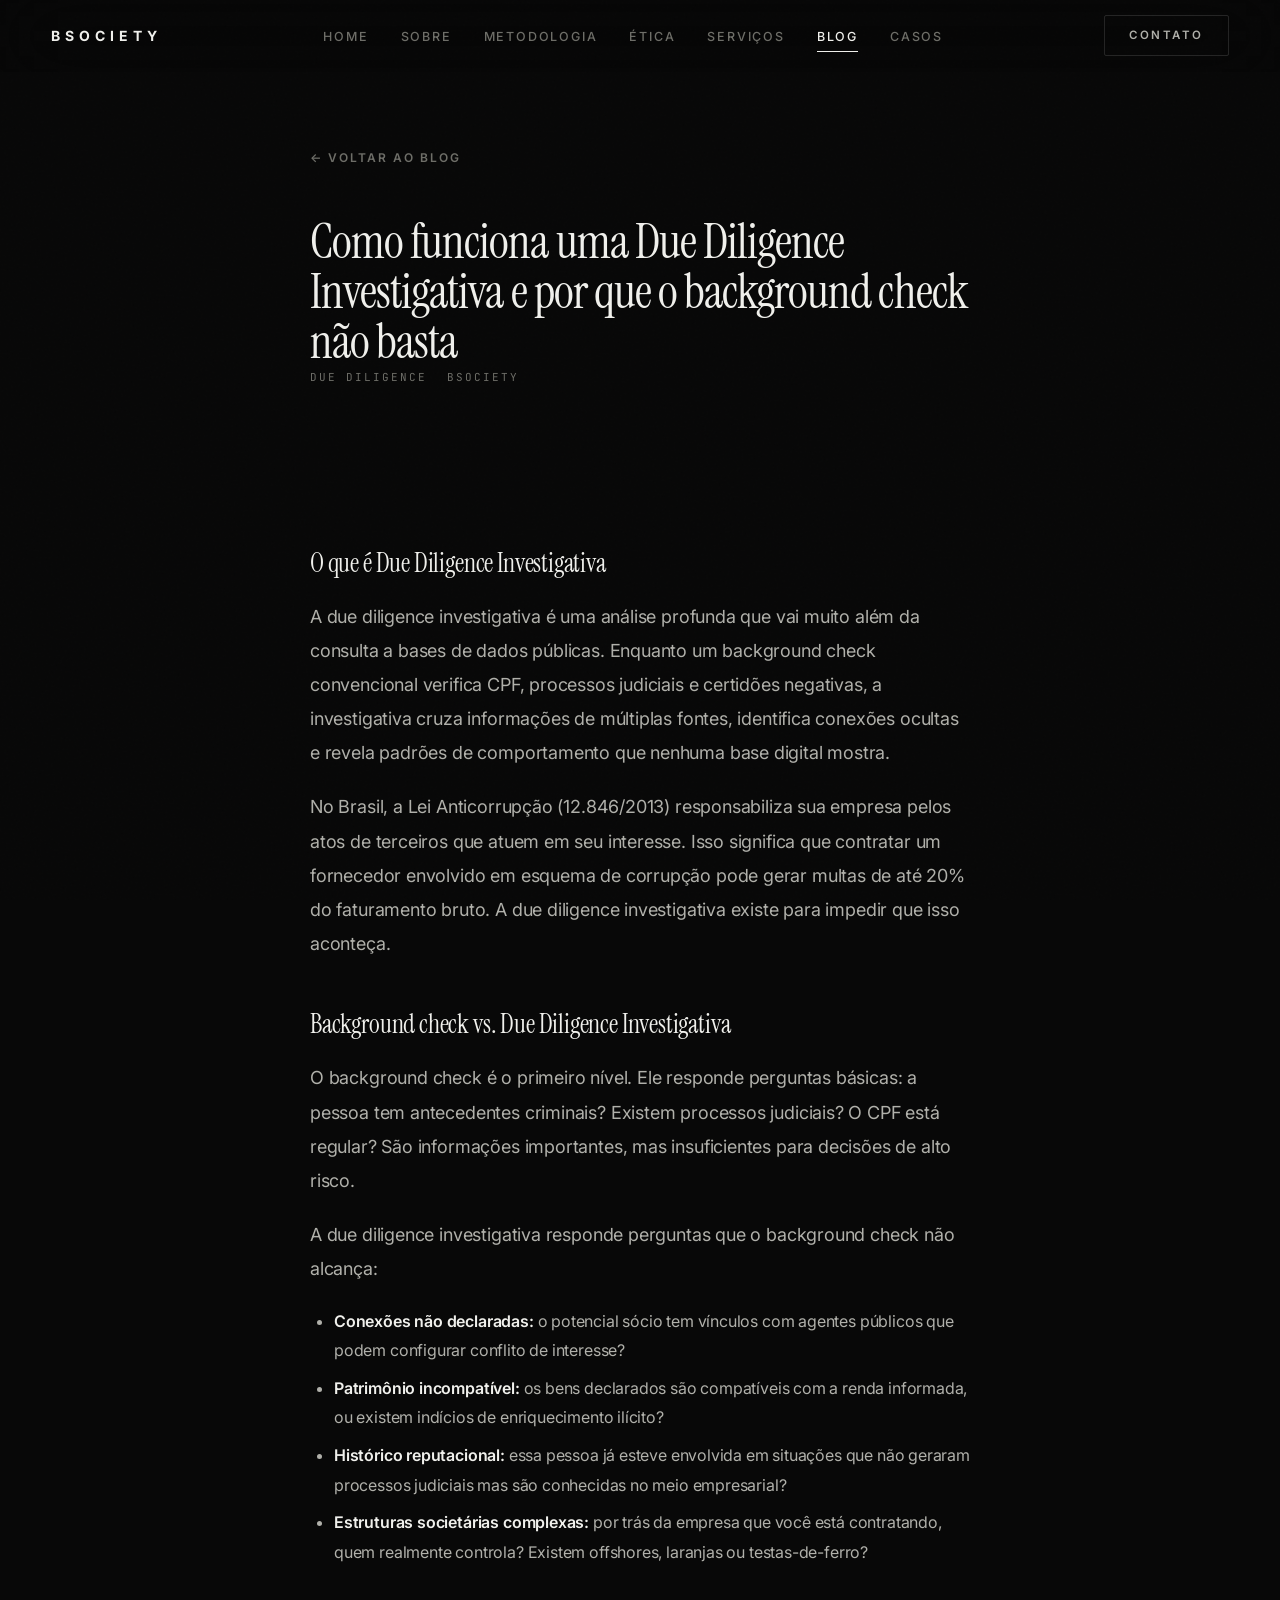
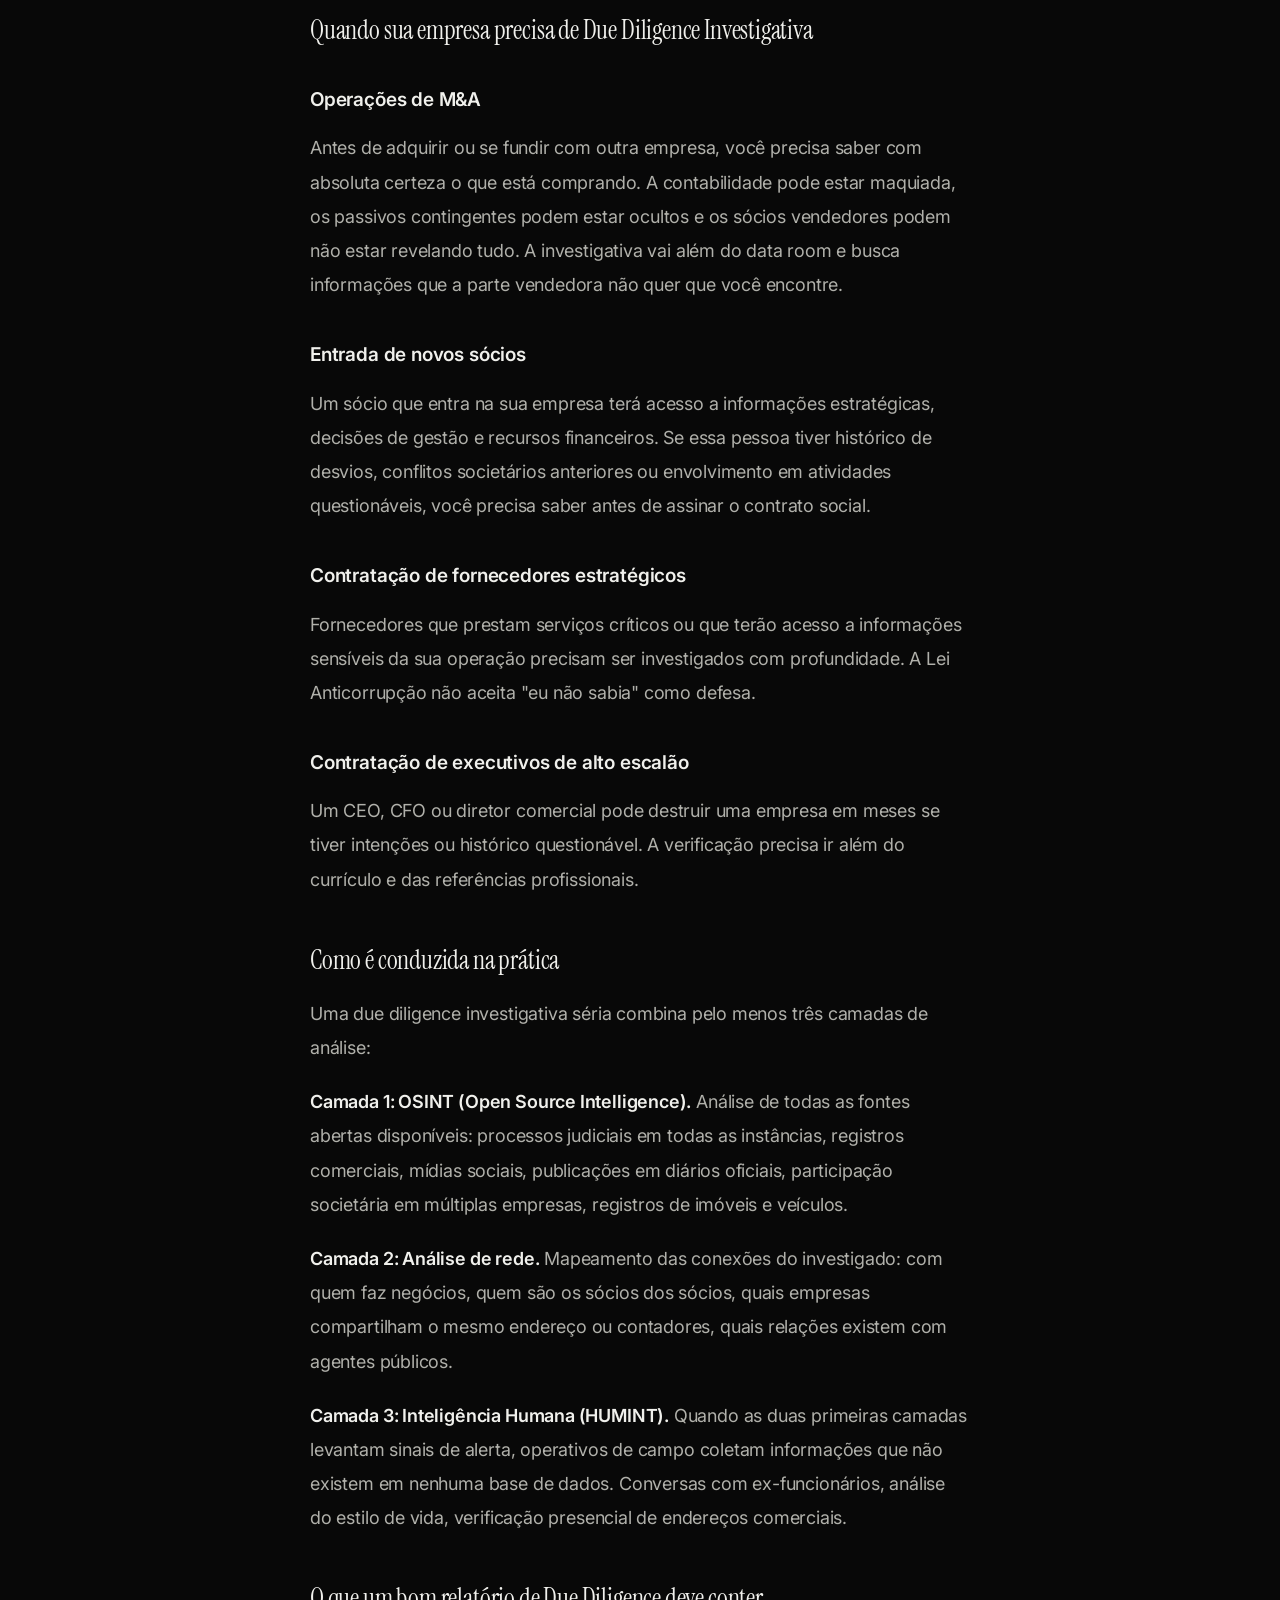
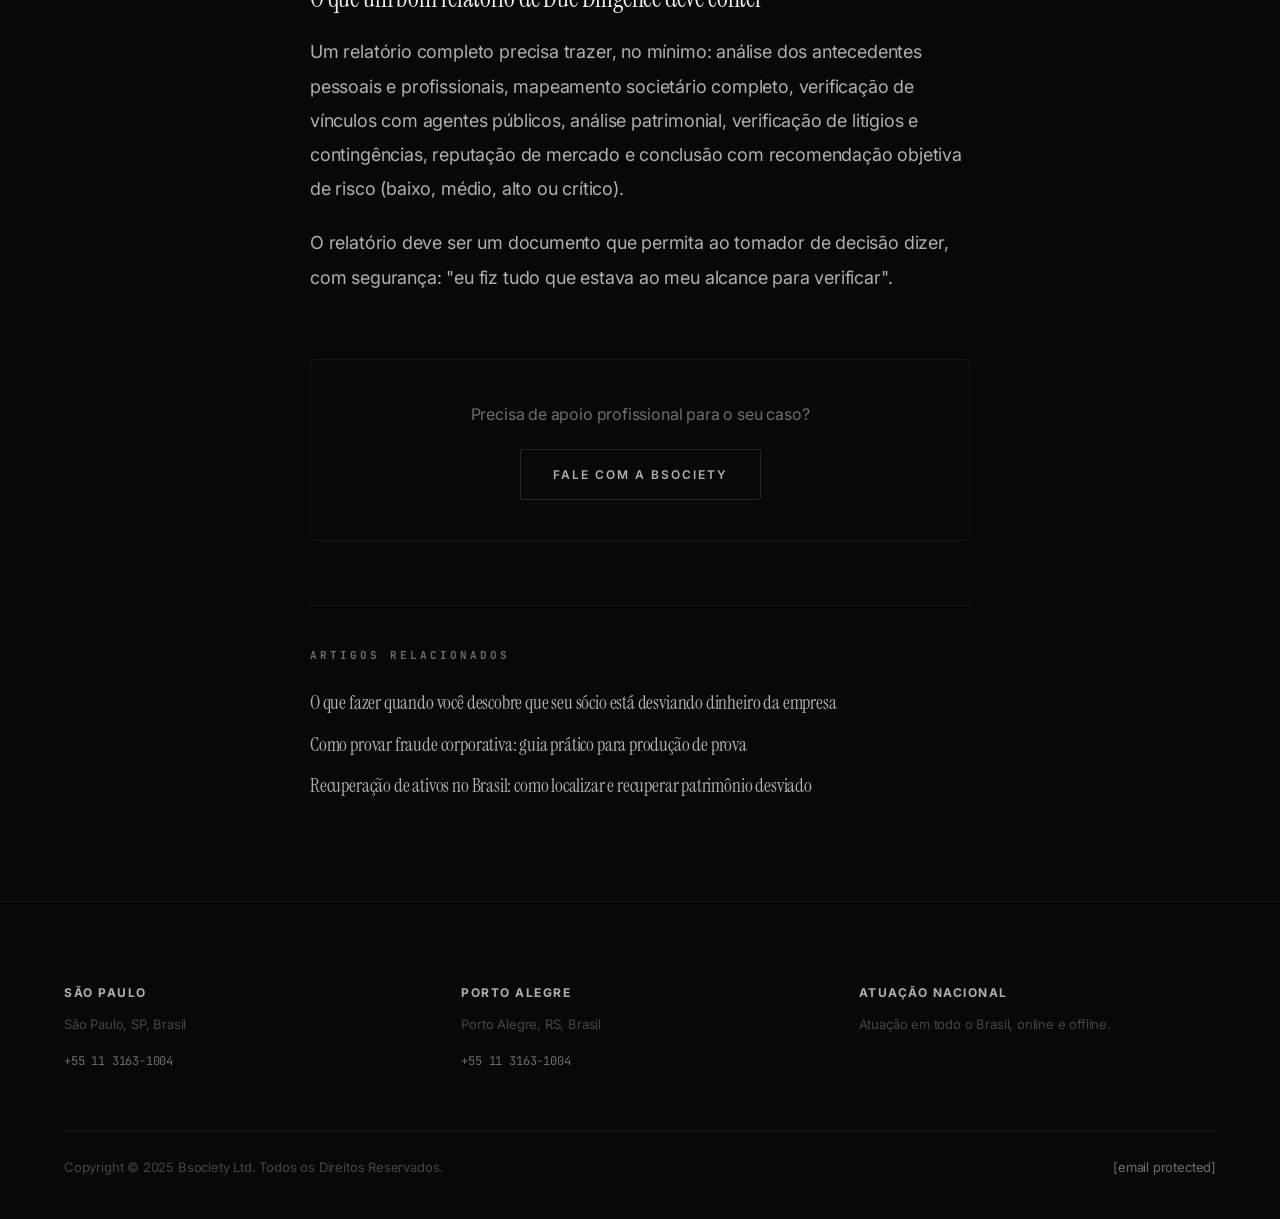
<file: blog/due-diligence-investigativa-como-funciona.html>
<!DOCTYPE html>
<html lang="pt-BR" dir="ltr">
<head>
<meta charset="UTF-8">
<link rel="preconnect" href="https://fonts.googleapis.com">
<link rel="preconnect" href="https://fonts.gstatic.com" crossorigin>
<meta name="viewport" content="width=device-width, initial-scale=1.0">
<title>Due Diligence Investigativa: Como Funciona | Bsociety</title>
<meta name="description" content="Como funciona a due diligence investigativa e por que o background check convencional não basta para decisões de alto risco no Brasil.">
<meta name="keywords" content="due diligence investigativa, background check, análise de sócios, verificação de parceiros, investigação empresarial">
<link rel="canonical" href="https://www.bsociety.com.br/blog/due-diligence-investigativa-como-funciona">
<meta name="robots" content="index, follow">
<meta name="author" content="Bsociety">
<meta property="og:type" content="article">
<meta property="og:title" content="Due Diligence Investigativa: Como Funciona e Quando Usar | Bsociety">
<meta property="og:description" content="Como funciona a due diligence investigativa e por que o background check convencional não basta para decisões de alto risco no Brasil.">
<meta property="og:site_name" content="Bsociety">
<meta property="og:locale" content="pt_BR">
<link rel="stylesheet" href="../style.css">
</head>
<body>
<header>
<nav class="nav" id="navbar">
  <a href="../index.html" class="nav-logo"><div class="logo-text">BSOCIETY</div></a>
  <ul class="nav-center">
    <li><a href="../index.html">Home</a></li>
    <li><a href="../about-us.html">Sobre</a></li>
    <li><a href="../methodology.html">Metodologia</a></li>
    <li><a href="../our-ethics.html">Ética</a></li>
    <li class="dropdown"><a href="../services.html">Serviços</a>
      <ul class="dropdown-menu">
        <li><a href="../services.html">Todos os Serviços</a></li>
        <li><a href="../services.html#suporte-litigios">Suporte a Litígios</a></li>
        <li><a href="../services.html#colarinho-branco">Colarinho Branco</a></li>
        <li><a href="../services.html#recuperacao-ativos">Recuperação de Ativos</a></li>
        <li><a href="../services.html#due-diligence">Due Diligence</a></li>
        <li><a href="../services.html#fraudes-corporativas">Fraudes Corporativas</a></li>
        <li><a href="../services.html#disputas-societarias">Disputas Societárias</a></li>
        <li><a href="../services.html#campanhas-negativas">Campanhas Difamatórias</a></li>
        <li><a href="../services.html#contra-inteligencia">Contra-Inteligência</a></li>
        <li><a href="../services.html#inteligencia-digital">Inteligência Digital</a></li>
      </ul>
    </li>
    <li><a href="../blog.html"  class="active">Blog</a></li>
    <li><a href="../case-studies.html">Casos</a></li>
  </ul>
  <a href="../contact.html" class="nav-cta-btn">Contato</a>
  <div class="hamburger"><span></span><span></span><span></span></div>
</nav>
<div class="mobile-menu">
  <a href="../index.html">Home</a><a href="../about-us.html">Sobre</a><a href="../methodology.html">Metodologia</a><a href="../services.html">Serviços</a><a href="../blog.html">Blog</a><a href="../case-studies.html">Casos</a><a href="../contact.html">Contato</a>
</div>
</header>

<main>

<section class="page-hero" style="min-height:40vh;padding-top:140px;">
  <div class="article-wrap">
    <a href="../blog.html" class="article-back">← Voltar ao Blog</a>
    <h1 style="font-size:clamp(28px,4vw,48px);">Como funciona uma Due Diligence Investigativa e por que o background check não basta</h1>
    <div class="article-meta">
      <span>Due Diligence</span>
      <span>Bsociety</span>
    </div>
  </div>
</section>

<section class="section" style="padding-top:0;">
  <div class="article-wrap">
    <div class="article-body">

<h2>O que é Due Diligence Investigativa</h2>
<p>A due diligence investigativa é uma análise profunda que vai muito além da consulta a bases de dados públicas. Enquanto um background check convencional verifica CPF, processos judiciais e certidões negativas, a investigativa cruza informações de múltiplas fontes, identifica conexões ocultas e revela padrões de comportamento que nenhuma base digital mostra.</p>
<p>No Brasil, a Lei Anticorrupção (12.846/2013) responsabiliza sua empresa pelos atos de terceiros que atuem em seu interesse. Isso significa que contratar um fornecedor envolvido em esquema de corrupção pode gerar multas de até 20% do faturamento bruto. A due diligence investigativa existe para impedir que isso aconteça.</p>

<h2>Background check vs. Due Diligence Investigativa</h2>
<p>O background check é o primeiro nível. Ele responde perguntas básicas: a pessoa tem antecedentes criminais? Existem processos judiciais? O CPF está regular? São informações importantes, mas insuficientes para decisões de alto risco.</p>
<p>A due diligence investigativa responde perguntas que o background check não alcança:</p>
<ul>
<li><strong>Conexões não declaradas:</strong> o potencial sócio tem vínculos com agentes públicos que podem configurar conflito de interesse?</li>
<li><strong>Patrimônio incompatível:</strong> os bens declarados são compatíveis com a renda informada, ou existem indícios de enriquecimento ilícito?</li>
<li><strong>Histórico reputacional:</strong> essa pessoa já esteve envolvida em situações que não geraram processos judiciais mas são conhecidas no meio empresarial?</li>
<li><strong>Estruturas societárias complexas:</strong> por trás da empresa que você está contratando, quem realmente controla? Existem offshores, laranjas ou testas-de-ferro?</li>
</ul>

<h2>Quando sua empresa precisa de Due Diligence Investigativa</h2>
<h3>Operações de M&A</h3>
<p>Antes de adquirir ou se fundir com outra empresa, você precisa saber com absoluta certeza o que está comprando. A contabilidade pode estar maquiada, os passivos contingentes podem estar ocultos e os sócios vendedores podem não estar revelando tudo. A investigativa vai além do data room e busca informações que a parte vendedora não quer que você encontre.</p>

<h3>Entrada de novos sócios</h3>
<p>Um sócio que entra na sua empresa terá acesso a informações estratégicas, decisões de gestão e recursos financeiros. Se essa pessoa tiver histórico de desvios, conflitos societários anteriores ou envolvimento em atividades questionáveis, você precisa saber antes de assinar o contrato social.</p>

<h3>Contratação de fornecedores estratégicos</h3>
<p>Fornecedores que prestam serviços críticos ou que terão acesso a informações sensíveis da sua operação precisam ser investigados com profundidade. A Lei Anticorrupção não aceita "eu não sabia" como defesa.</p>

<h3>Contratação de executivos de alto escalão</h3>
<p>Um CEO, CFO ou diretor comercial pode destruir uma empresa em meses se tiver intenções ou histórico questionável. A verificação precisa ir além do currículo e das referências profissionais.</p>

<h2>Como é conduzida na prática</h2>
<p>Uma due diligence investigativa séria combina pelo menos três camadas de análise:</p>
<p><strong>Camada 1: OSINT (Open Source Intelligence).</strong> Análise de todas as fontes abertas disponíveis: processos judiciais em todas as instâncias, registros comerciais, mídias sociais, publicações em diários oficiais, participação societária em múltiplas empresas, registros de imóveis e veículos.</p>
<p><strong>Camada 2: Análise de rede.</strong> Mapeamento das conexões do investigado: com quem faz negócios, quem são os sócios dos sócios, quais empresas compartilham o mesmo endereço ou contadores, quais relações existem com agentes públicos.</p>
<p><strong>Camada 3: Inteligência Humana (HUMINT).</strong> Quando as duas primeiras camadas levantam sinais de alerta, operativos de campo coletam informações que não existem em nenhuma base de dados. Conversas com ex-funcionários, análise do estilo de vida, verificação presencial de endereços comerciais.</p>

<h2>O que um bom relatório de Due Diligence deve conter</h2>
<p>Um relatório completo precisa trazer, no mínimo: análise dos antecedentes pessoais e profissionais, mapeamento societário completo, verificação de vínculos com agentes públicos, análise patrimonial, verificação de litígios e contingências, reputação de mercado e conclusão com recomendação objetiva de risco (baixo, médio, alto ou crítico).</p>
<p>O relatório deve ser um documento que permita ao tomador de decisão dizer, com segurança: "eu fiz tudo que estava ao meu alcance para verificar".</p>

    </div>

    <div class="article-cta">
      <p>Precisa de apoio profissional para o seu caso?</p>
      <a href="../contact.html" class="btn-gold">Fale com a Bsociety</a>
    </div>

    <div class="related-articles">
      <h3>Artigos relacionados</h3>
      <div class="related-list">
        <a href="socio-desviando-dinheiro-o-que-fazer.html">O que fazer quando você descobre que seu sócio está desviando dinheiro da empresa</a>
        <a href="como-provar-fraude-corporativa.html">Como provar fraude corporativa: guia prático para produção de prova</a>
        <a href="recuperacao-de-ativos-no-brasil.html">Recuperação de ativos no Brasil: como localizar e recuperar patrimônio desviado</a>
      </div>
    </div>
  </div>
</section>

</main>

<footer class="site-footer">
  <div class="footer-grid" style="grid-template-columns: repeat(3, 1fr);">
    <div class="footer-office"><h4>São Paulo</h4><p>São Paulo, SP, Brasil</p><a href="tel:+551131631004" class="phone">+55 11 3163-1004</a></div>
    <div class="footer-office"><h4>Porto Alegre</h4><p>Porto Alegre, RS, Brasil</p><a href="tel:+551131631004" class="phone">+55 11 3163-1004</a></div>
    <div class="footer-office"><h4>Atuação Nacional</h4><p>Atuação em todo o Brasil, online e offline.</p></div>
  </div>
  <div class="footer-bottom"><p>Copyright © 2025 Bsociety Ltd. Todos os Direitos Reservados.</p><a href="/cdn-cgi/l/email-protection#f1989f979eb193829e9298948588df929e9cdf9383" class="footer-email"><span class="__cf_email__" data-cfemail="0c65626a634c6e7f636f65697875226f6361226e7e">[email&#160;protected]</span></a></div>
</footer>
</body>
</html>
</file>
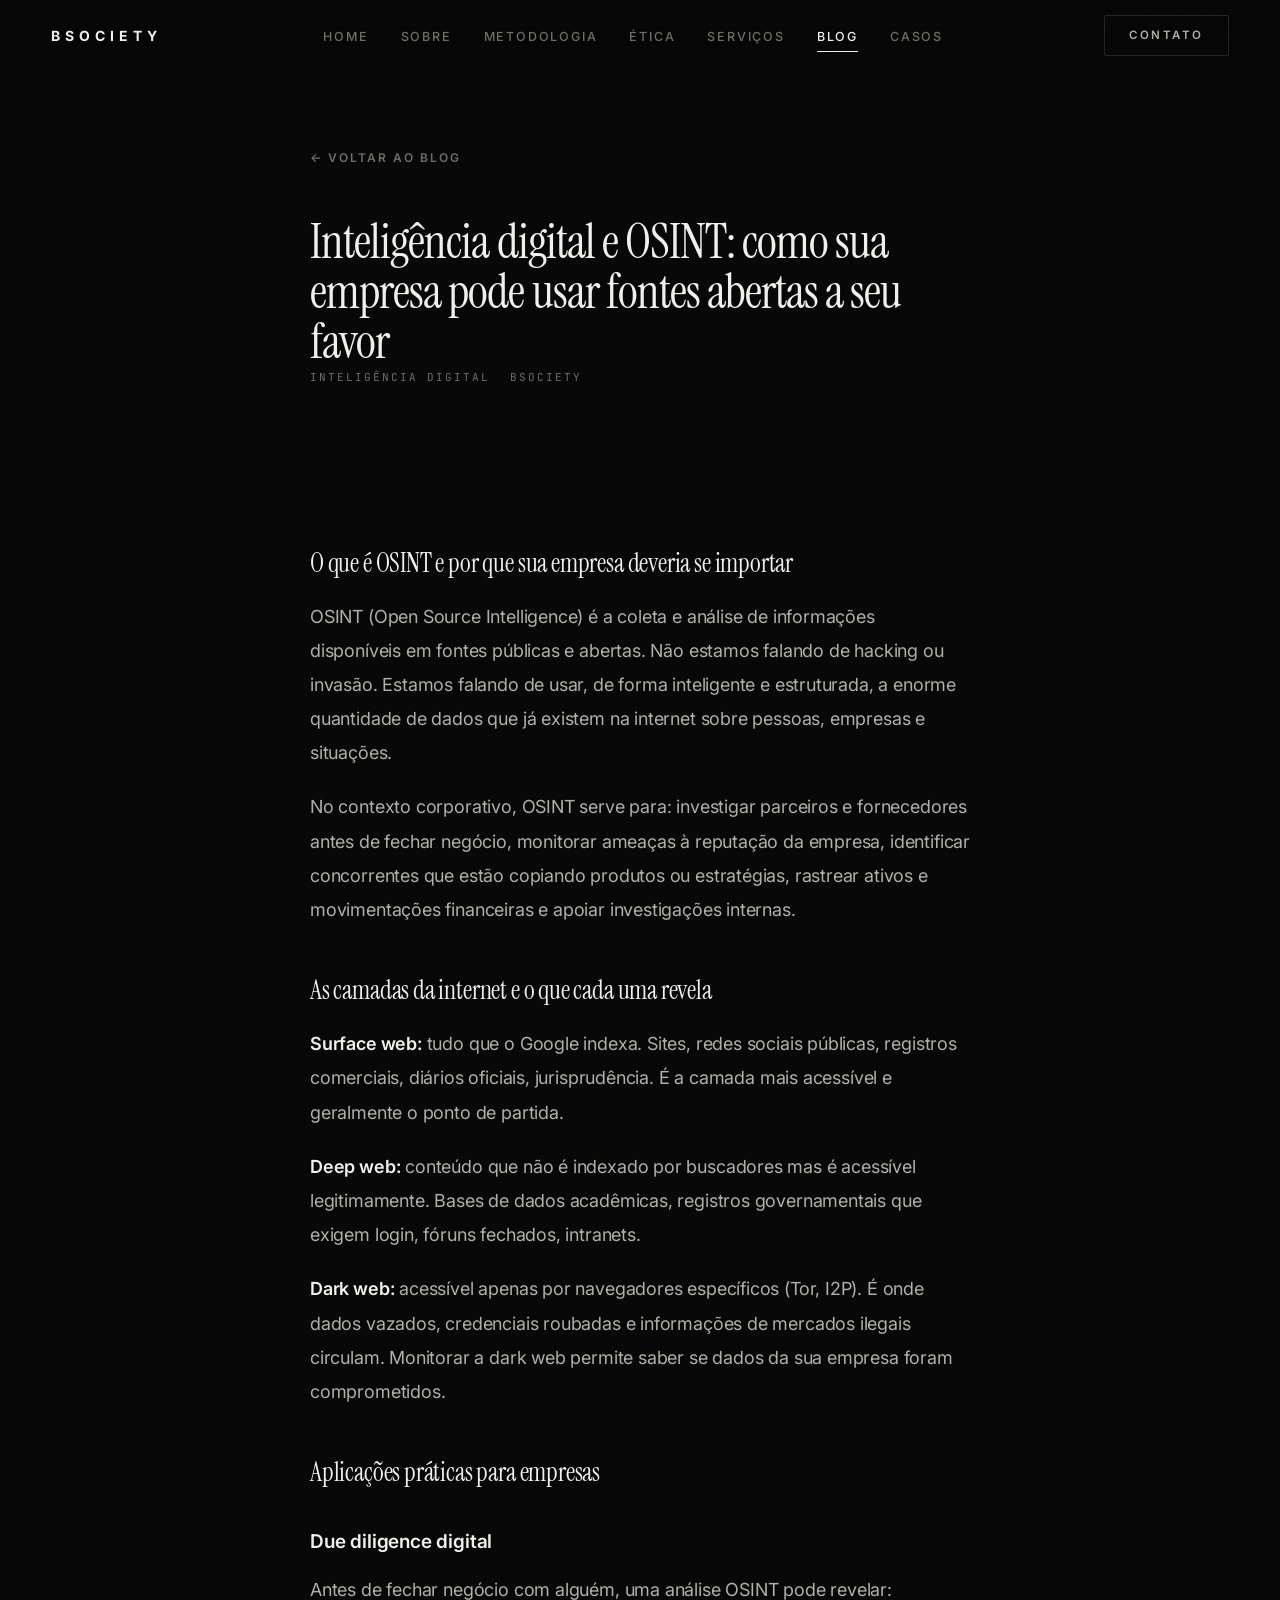
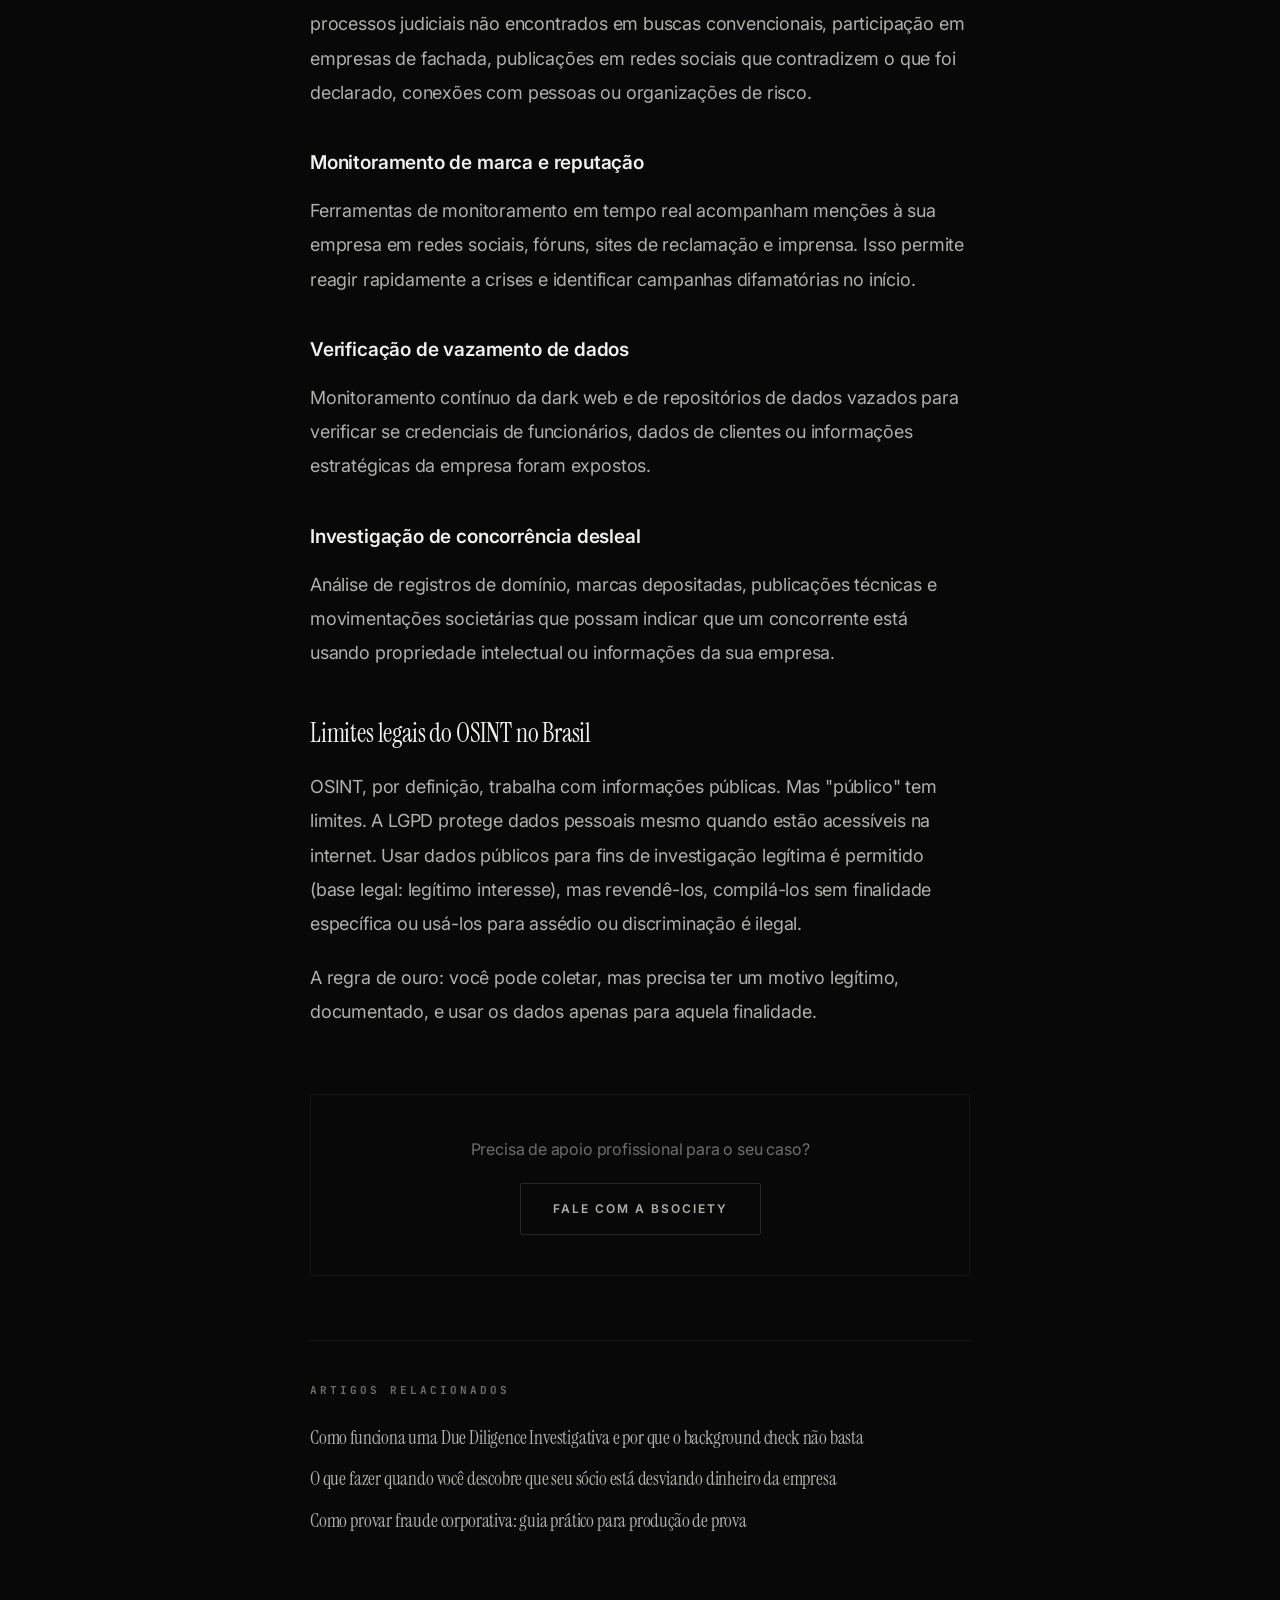
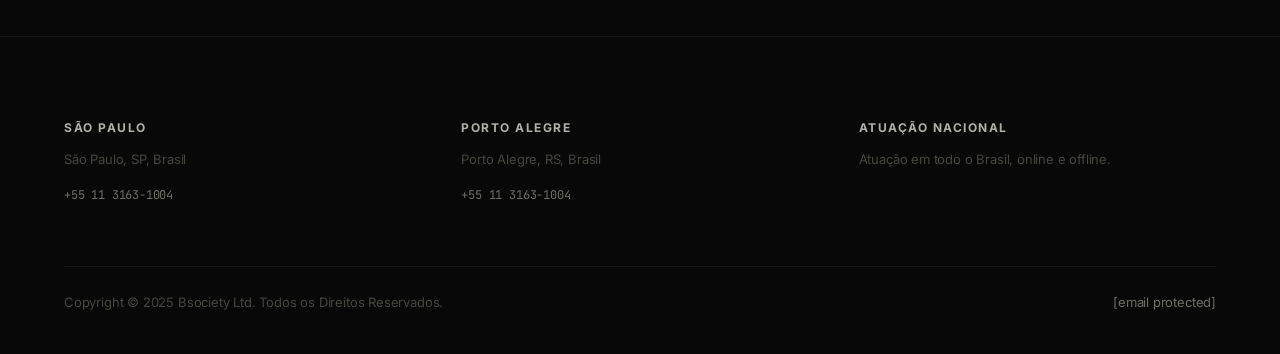
<file: blog/inteligencia-digital-osint-para-empresas.html>
<!DOCTYPE html>
<html lang="pt-BR" dir="ltr">
<head>
<meta charset="UTF-8">
<link rel="preconnect" href="https://fonts.googleapis.com">
<link rel="preconnect" href="https://fonts.gstatic.com" crossorigin>
<meta name="viewport" content="width=device-width, initial-scale=1.0">
<title>OSINT para Empresas: Inteligência Digital na Prática | Bsociety</title>
<meta name="description" content="OSINT para empresas: como usar inteligência de fontes abertas para investigar ameaças, monitorar riscos e proteger seu negócio.">
<meta name="keywords" content="OSINT empresas, inteligência fontes abertas, inteligência digital, investigação digital, monitoramento online">
<link rel="canonical" href="https://www.bsociety.com.br/blog/inteligencia-digital-osint-para-empresas">
<meta name="robots" content="index, follow">
<meta name="author" content="Bsociety">
<meta property="og:type" content="article">
<meta property="og:title" content="OSINT para Empresas: Inteligência Digital na Prática | Bsociety">
<meta property="og:description" content="OSINT para empresas: como usar inteligência de fontes abertas para investigar ameaças, monitorar riscos e proteger seu negócio.">
<meta property="og:site_name" content="Bsociety">
<meta property="og:locale" content="pt_BR">
<link rel="stylesheet" href="../style.css">
</head>
<body>
<header>
<nav class="nav" id="navbar">
  <a href="../index.html" class="nav-logo"><div class="logo-text">BSOCIETY</div></a>
  <ul class="nav-center">
    <li><a href="../index.html">Home</a></li>
    <li><a href="../about-us.html">Sobre</a></li>
    <li><a href="../methodology.html">Metodologia</a></li>
    <li><a href="../our-ethics.html">Ética</a></li>
    <li class="dropdown"><a href="../services.html">Serviços</a>
      <ul class="dropdown-menu">
        <li><a href="../services.html">Todos os Serviços</a></li>
        <li><a href="../services.html#suporte-litigios">Suporte a Litígios</a></li>
        <li><a href="../services.html#colarinho-branco">Colarinho Branco</a></li>
        <li><a href="../services.html#recuperacao-ativos">Recuperação de Ativos</a></li>
        <li><a href="../services.html#due-diligence">Due Diligence</a></li>
        <li><a href="../services.html#fraudes-corporativas">Fraudes Corporativas</a></li>
        <li><a href="../services.html#disputas-societarias">Disputas Societárias</a></li>
        <li><a href="../services.html#campanhas-negativas">Campanhas Difamatórias</a></li>
        <li><a href="../services.html#contra-inteligencia">Contra-Inteligência</a></li>
        <li><a href="../services.html#inteligencia-digital">Inteligência Digital</a></li>
      </ul>
    </li>
    <li><a href="../blog.html"  class="active">Blog</a></li>
    <li><a href="../case-studies.html">Casos</a></li>
  </ul>
  <a href="../contact.html" class="nav-cta-btn">Contato</a>
  <div class="hamburger"><span></span><span></span><span></span></div>
</nav>
<div class="mobile-menu">
  <a href="../index.html">Home</a><a href="../about-us.html">Sobre</a><a href="../methodology.html">Metodologia</a><a href="../services.html">Serviços</a><a href="../blog.html">Blog</a><a href="../case-studies.html">Casos</a><a href="../contact.html">Contato</a>
</div>
</header>

<main>

<section class="page-hero" style="min-height:40vh;padding-top:140px;">
  <div class="article-wrap">
    <a href="../blog.html" class="article-back">← Voltar ao Blog</a>
    <h1 style="font-size:clamp(28px,4vw,48px);">Inteligência digital e OSINT: como sua empresa pode usar fontes abertas a seu favor</h1>
    <div class="article-meta">
      <span>Inteligência Digital</span>
      <span>Bsociety</span>
    </div>
  </div>
</section>

<section class="section" style="padding-top:0;">
  <div class="article-wrap">
    <div class="article-body">

<h2>O que é OSINT e por que sua empresa deveria se importar</h2>
<p>OSINT (Open Source Intelligence) é a coleta e análise de informações disponíveis em fontes públicas e abertas. Não estamos falando de hacking ou invasão. Estamos falando de usar, de forma inteligente e estruturada, a enorme quantidade de dados que já existem na internet sobre pessoas, empresas e situações.</p>
<p>No contexto corporativo, OSINT serve para: investigar parceiros e fornecedores antes de fechar negócio, monitorar ameaças à reputação da empresa, identificar concorrentes que estão copiando produtos ou estratégias, rastrear ativos e movimentações financeiras e apoiar investigações internas.</p>

<h2>As camadas da internet e o que cada uma revela</h2>
<p><strong>Surface web:</strong> tudo que o Google indexa. Sites, redes sociais públicas, registros comerciais, diários oficiais, jurisprudência. É a camada mais acessível e geralmente o ponto de partida.</p>
<p><strong>Deep web:</strong> conteúdo que não é indexado por buscadores mas é acessível legitimamente. Bases de dados acadêmicas, registros governamentais que exigem login, fóruns fechados, intranets.</p>
<p><strong>Dark web:</strong> acessível apenas por navegadores específicos (Tor, I2P). É onde dados vazados, credenciais roubadas e informações de mercados ilegais circulam. Monitorar a dark web permite saber se dados da sua empresa foram comprometidos.</p>

<h2>Aplicações práticas para empresas</h2>
<h3>Due diligence digital</h3>
<p>Antes de fechar negócio com alguém, uma análise OSINT pode revelar: processos judiciais não encontrados em buscas convencionais, participação em empresas de fachada, publicações em redes sociais que contradizem o que foi declarado, conexões com pessoas ou organizações de risco.</p>

<h3>Monitoramento de marca e reputação</h3>
<p>Ferramentas de monitoramento em tempo real acompanham menções à sua empresa em redes sociais, fóruns, sites de reclamação e imprensa. Isso permite reagir rapidamente a crises e identificar campanhas difamatórias no início.</p>

<h3>Verificação de vazamento de dados</h3>
<p>Monitoramento contínuo da dark web e de repositórios de dados vazados para verificar se credenciais de funcionários, dados de clientes ou informações estratégicas da empresa foram expostos.</p>

<h3>Investigação de concorrência desleal</h3>
<p>Análise de registros de domínio, marcas depositadas, publicações técnicas e movimentações societárias que possam indicar que um concorrente está usando propriedade intelectual ou informações da sua empresa.</p>

<h2>Limites legais do OSINT no Brasil</h2>
<p>OSINT, por definição, trabalha com informações públicas. Mas "público" tem limites. A LGPD protege dados pessoais mesmo quando estão acessíveis na internet. Usar dados públicos para fins de investigação legítima é permitido (base legal: legítimo interesse), mas revendê-los, compilá-los sem finalidade específica ou usá-los para assédio ou discriminação é ilegal.</p>
<p>A regra de ouro: você pode coletar, mas precisa ter um motivo legítimo, documentado, e usar os dados apenas para aquela finalidade.</p>

    </div>

    <div class="article-cta">
      <p>Precisa de apoio profissional para o seu caso?</p>
      <a href="../contact.html" class="btn-gold">Fale com a Bsociety</a>
    </div>

    <div class="related-articles">
      <h3>Artigos relacionados</h3>
      <div class="related-list">
        <a href="due-diligence-investigativa-como-funciona.html">Como funciona uma Due Diligence Investigativa e por que o background check não basta</a>
        <a href="socio-desviando-dinheiro-o-que-fazer.html">O que fazer quando você descobre que seu sócio está desviando dinheiro da empresa</a>
        <a href="como-provar-fraude-corporativa.html">Como provar fraude corporativa: guia prático para produção de prova</a>
      </div>
    </div>
  </div>
</section>

</main>

<footer class="site-footer">
  <div class="footer-grid" style="grid-template-columns: repeat(3, 1fr);">
    <div class="footer-office"><h4>São Paulo</h4><p>São Paulo, SP, Brasil</p><a href="tel:+551131631004" class="phone">+55 11 3163-1004</a></div>
    <div class="footer-office"><h4>Porto Alegre</h4><p>Porto Alegre, RS, Brasil</p><a href="tel:+551131631004" class="phone">+55 11 3163-1004</a></div>
    <div class="footer-office"><h4>Atuação Nacional</h4><p>Atuação em todo o Brasil, online e offline.</p></div>
  </div>
  <div class="footer-bottom"><p>Copyright © 2025 Bsociety Ltd. Todos os Direitos Reservados.</p><a href="/cdn-cgi/l/email-protection#650c0b030a2507160a060c00111c4b060a084b0717" class="footer-email"><span class="__cf_email__" data-cfemail="2841464e47684a5b474b414d5c51064b4745064a5a">[email&#160;protected]</span></a></div>
</footer>
</body>
</html>
</file>
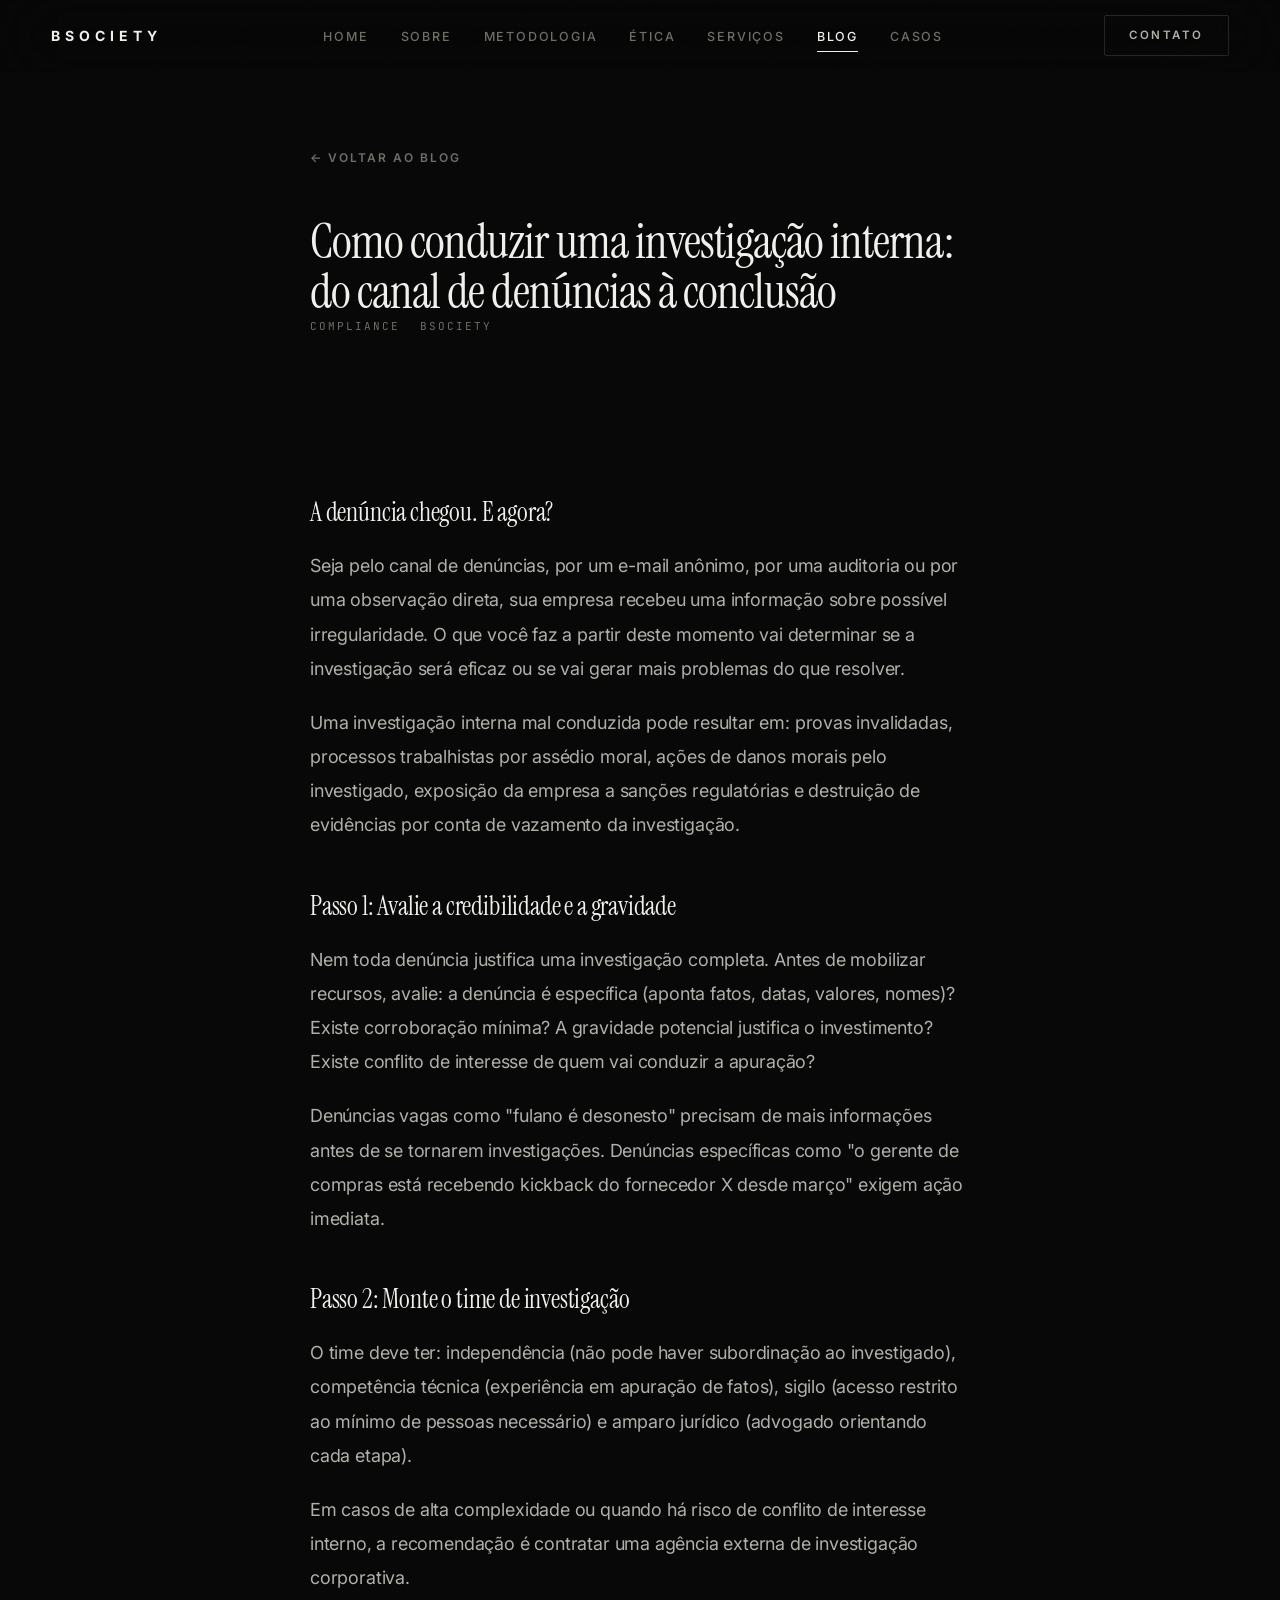
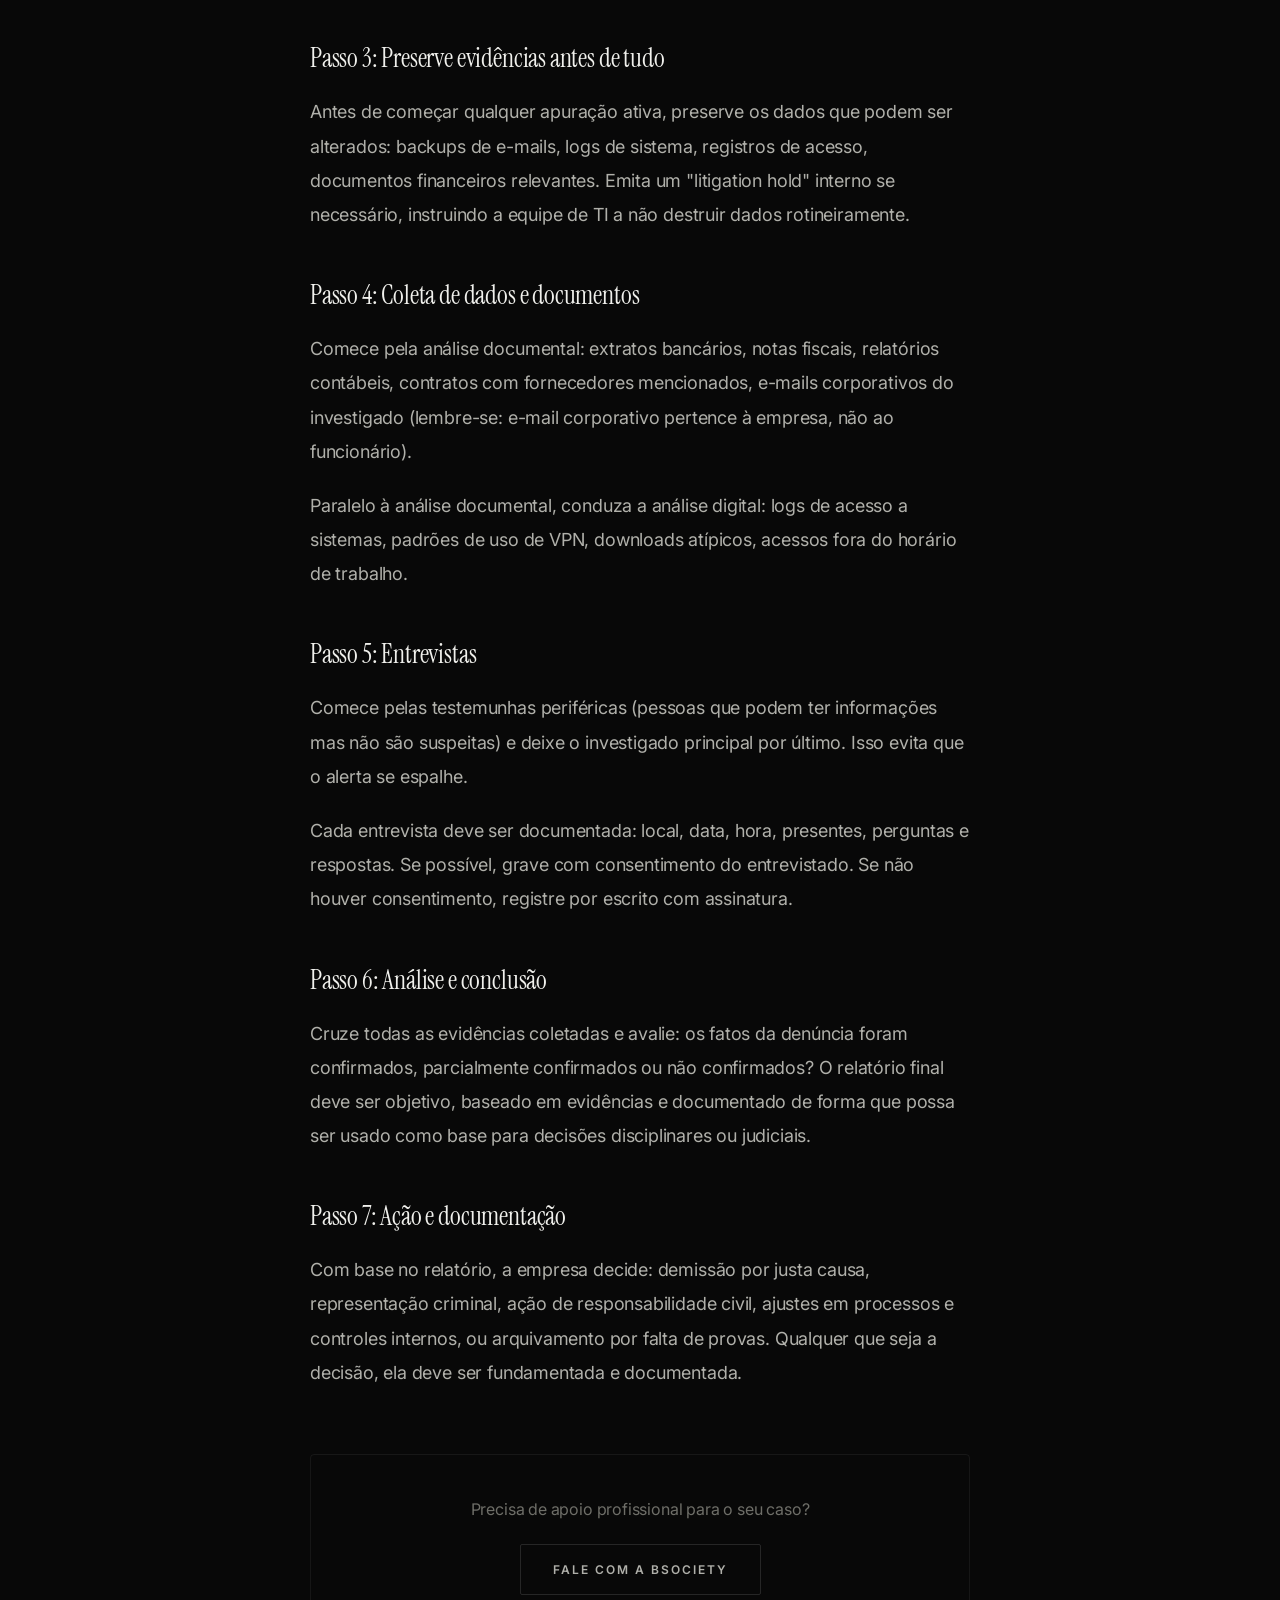
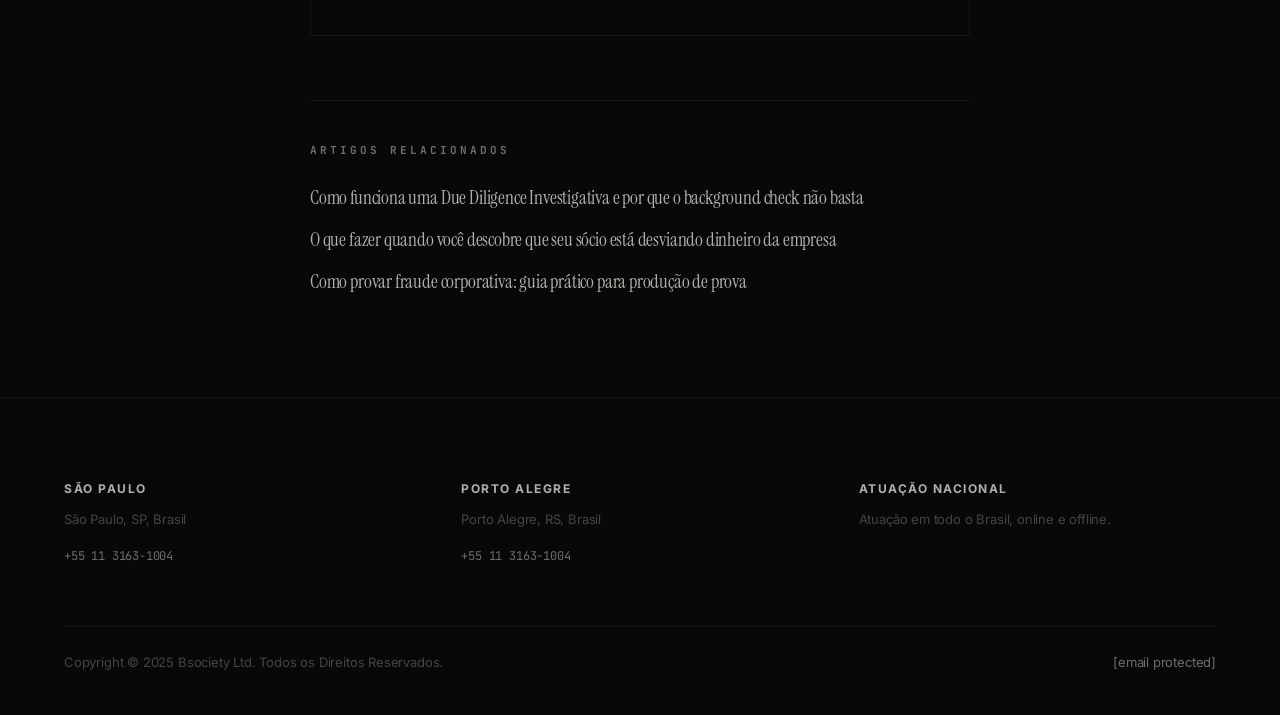
<file: blog/investigacao-interna-passo-a-passo.html>
<!DOCTYPE html>
<html lang="pt-BR" dir="ltr">
<head>
<meta charset="UTF-8">
<link rel="preconnect" href="https://fonts.googleapis.com">
<link rel="preconnect" href="https://fonts.gstatic.com" crossorigin>
<meta name="viewport" content="width=device-width, initial-scale=1.0">
<title>Investigação Interna: Passo a Passo | Bsociety Blog</title>
<meta name="description" content="Como conduzir investigação interna na empresa. Do canal de denúncias à conclusão, com foco em validade jurídica e discrição.">
<meta name="keywords" content="investigação interna empresa, canal denúncias, compliance investigação, apuração denúncia empresa, investigação interna passo a passo">
<link rel="canonical" href="https://www.bsociety.com.br/blog/investigacao-interna-passo-a-passo">
<meta name="robots" content="index, follow">
<meta name="author" content="Bsociety">
<meta property="og:type" content="article">
<meta property="og:title" content="Investigação Interna na Empresa: Passo a Passo Completo | Bsociety">
<meta property="og:description" content="Como conduzir investigação interna na empresa. Do canal de denúncias à conclusão, com foco em validade jurídica e discrição.">
<meta property="og:site_name" content="Bsociety">
<meta property="og:locale" content="pt_BR">
<link rel="stylesheet" href="../style.css">
</head>
<body>
<header>
<nav class="nav" id="navbar">
  <a href="../index.html" class="nav-logo"><div class="logo-text">BSOCIETY</div></a>
  <ul class="nav-center">
    <li><a href="../index.html">Home</a></li>
    <li><a href="../about-us.html">Sobre</a></li>
    <li><a href="../methodology.html">Metodologia</a></li>
    <li><a href="../our-ethics.html">Ética</a></li>
    <li class="dropdown"><a href="../services.html">Serviços</a>
      <ul class="dropdown-menu">
        <li><a href="../services.html">Todos os Serviços</a></li>
        <li><a href="../services.html#suporte-litigios">Suporte a Litígios</a></li>
        <li><a href="../services.html#colarinho-branco">Colarinho Branco</a></li>
        <li><a href="../services.html#recuperacao-ativos">Recuperação de Ativos</a></li>
        <li><a href="../services.html#due-diligence">Due Diligence</a></li>
        <li><a href="../services.html#fraudes-corporativas">Fraudes Corporativas</a></li>
        <li><a href="../services.html#disputas-societarias">Disputas Societárias</a></li>
        <li><a href="../services.html#campanhas-negativas">Campanhas Difamatórias</a></li>
        <li><a href="../services.html#contra-inteligencia">Contra-Inteligência</a></li>
        <li><a href="../services.html#inteligencia-digital">Inteligência Digital</a></li>
      </ul>
    </li>
    <li><a href="../blog.html"  class="active">Blog</a></li>
    <li><a href="../case-studies.html">Casos</a></li>
  </ul>
  <a href="../contact.html" class="nav-cta-btn">Contato</a>
  <div class="hamburger"><span></span><span></span><span></span></div>
</nav>
<div class="mobile-menu">
  <a href="../index.html">Home</a><a href="../about-us.html">Sobre</a><a href="../methodology.html">Metodologia</a><a href="../services.html">Serviços</a><a href="../blog.html">Blog</a><a href="../case-studies.html">Casos</a><a href="../contact.html">Contato</a>
</div>
</header>

<main>

<section class="page-hero" style="min-height:40vh;padding-top:140px;">
  <div class="article-wrap">
    <a href="../blog.html" class="article-back">← Voltar ao Blog</a>
    <h1 style="font-size:clamp(28px,4vw,48px);">Como conduzir uma investigação interna: do canal de denúncias à conclusão</h1>
    <div class="article-meta">
      <span>Compliance</span>
      <span>Bsociety</span>
    </div>
  </div>
</section>

<section class="section" style="padding-top:0;">
  <div class="article-wrap">
    <div class="article-body">

<h2>A denúncia chegou. E agora?</h2>
<p>Seja pelo canal de denúncias, por um e-mail anônimo, por uma auditoria ou por uma observação direta, sua empresa recebeu uma informação sobre possível irregularidade. O que você faz a partir deste momento vai determinar se a investigação será eficaz ou se vai gerar mais problemas do que resolver.</p>
<p>Uma investigação interna mal conduzida pode resultar em: provas invalidadas, processos trabalhistas por assédio moral, ações de danos morais pelo investigado, exposição da empresa a sanções regulatórias e destruição de evidências por conta de vazamento da investigação.</p>

<h2>Passo 1: Avalie a credibilidade e a gravidade</h2>
<p>Nem toda denúncia justifica uma investigação completa. Antes de mobilizar recursos, avalie: a denúncia é específica (aponta fatos, datas, valores, nomes)? Existe corroboração mínima? A gravidade potencial justifica o investimento? Existe conflito de interesse de quem vai conduzir a apuração?</p>
<p>Denúncias vagas como "fulano é desonesto" precisam de mais informações antes de se tornarem investigações. Denúncias específicas como "o gerente de compras está recebendo kickback do fornecedor X desde março" exigem ação imediata.</p>

<h2>Passo 2: Monte o time de investigação</h2>
<p>O time deve ter: independência (não pode haver subordinação ao investigado), competência técnica (experiência em apuração de fatos), sigilo (acesso restrito ao mínimo de pessoas necessário) e amparo jurídico (advogado orientando cada etapa).</p>
<p>Em casos de alta complexidade ou quando há risco de conflito de interesse interno, a recomendação é contratar uma agência externa de investigação corporativa.</p>

<h2>Passo 3: Preserve evidências antes de tudo</h2>
<p>Antes de começar qualquer apuração ativa, preserve os dados que podem ser alterados: backups de e-mails, logs de sistema, registros de acesso, documentos financeiros relevantes. Emita um "litigation hold" interno se necessário, instruindo a equipe de TI a não destruir dados rotineiramente.</p>

<h2>Passo 4: Coleta de dados e documentos</h2>
<p>Comece pela análise documental: extratos bancários, notas fiscais, relatórios contábeis, contratos com fornecedores mencionados, e-mails corporativos do investigado (lembre-se: e-mail corporativo pertence à empresa, não ao funcionário).</p>
<p>Paralelo à análise documental, conduza a análise digital: logs de acesso a sistemas, padrões de uso de VPN, downloads atípicos, acessos fora do horário de trabalho.</p>

<h2>Passo 5: Entrevistas</h2>
<p>Comece pelas testemunhas periféricas (pessoas que podem ter informações mas não são suspeitas) e deixe o investigado principal por último. Isso evita que o alerta se espalhe.</p>
<p>Cada entrevista deve ser documentada: local, data, hora, presentes, perguntas e respostas. Se possível, grave com consentimento do entrevistado. Se não houver consentimento, registre por escrito com assinatura.</p>

<h2>Passo 6: Análise e conclusão</h2>
<p>Cruze todas as evidências coletadas e avalie: os fatos da denúncia foram confirmados, parcialmente confirmados ou não confirmados? O relatório final deve ser objetivo, baseado em evidências e documentado de forma que possa ser usado como base para decisões disciplinares ou judiciais.</p>

<h2>Passo 7: Ação e documentação</h2>
<p>Com base no relatório, a empresa decide: demissão por justa causa, representação criminal, ação de responsabilidade civil, ajustes em processos e controles internos, ou arquivamento por falta de provas. Qualquer que seja a decisão, ela deve ser fundamentada e documentada.</p>

    </div>

    <div class="article-cta">
      <p>Precisa de apoio profissional para o seu caso?</p>
      <a href="../contact.html" class="btn-gold">Fale com a Bsociety</a>
    </div>

    <div class="related-articles">
      <h3>Artigos relacionados</h3>
      <div class="related-list">
        <a href="due-diligence-investigativa-como-funciona.html">Como funciona uma Due Diligence Investigativa e por que o background check não basta</a>
        <a href="socio-desviando-dinheiro-o-que-fazer.html">O que fazer quando você descobre que seu sócio está desviando dinheiro da empresa</a>
        <a href="como-provar-fraude-corporativa.html">Como provar fraude corporativa: guia prático para produção de prova</a>
      </div>
    </div>
  </div>
</section>

</main>

<footer class="site-footer">
  <div class="footer-grid" style="grid-template-columns: repeat(3, 1fr);">
    <div class="footer-office"><h4>São Paulo</h4><p>São Paulo, SP, Brasil</p><a href="tel:+551131631004" class="phone">+55 11 3163-1004</a></div>
    <div class="footer-office"><h4>Porto Alegre</h4><p>Porto Alegre, RS, Brasil</p><a href="tel:+551131631004" class="phone">+55 11 3163-1004</a></div>
    <div class="footer-office"><h4>Atuação Nacional</h4><p>Atuação em todo o Brasil, online e offline.</p></div>
  </div>
  <div class="footer-bottom"><p>Copyright © 2025 Bsociety Ltd. Todos os Direitos Reservados.</p><a href="/cdn-cgi/l/email-protection#a2cbccc4cde2c0d1cdc1cbc7d6db8cc1cdcf8cc0d0" class="footer-email"><span class="__cf_email__" data-cfemail="aac3c4ccc5eac8d9c5c9c3cfded384c9c5c784c8d8">[email&#160;protected]</span></a></div>
</footer>
</body>
</html>
</file>
<file: style.css>
/* ═══════════════════════════════════════════════════════════
   BSOCIETY BRASIL | PREMIUM UI/UX REDESIGN
   Focus: readability, visual hierarchy, micro-interactions
   ═══════════════════════════════════════════════════════════ */

@import url('https://fonts.googleapis.com/css2?family=Instrument+Serif:ital@0;1&family=Inter:wght@300;400;500;600;700&family=JetBrains+Mono:wght@400;500&display=swap');

:root {
  --bg: #080808;
  --bg-elevated: #0d0d0d;
  --bg-card: #111111;
  --bg-card-hover: #151515;
  --bg-surface: #0f0f0f;
  --border: rgba(255,255,255,0.06);
  --border-hover: rgba(255,255,255,0.12);
  --border-active: rgba(255,255,255,0.20);
  --white: #f0f0ec;
  --white-soft: #dcdcd6;
  --gray-1: #b0b0aa;
  --gray-2: #6e6e68;
  --gray-3: #454540;
  --gray-4: #2a2a26;
  --accent: #ffffff;
  --font-serif: 'Instrument Serif', Georgia, serif;
  --font-sans: 'Inter', -apple-system, BlinkMacSystemFont, sans-serif;
  --font-mono: 'JetBrains Mono', 'SF Mono', monospace;
  --ease-out: cubic-bezier(0.16, 1, 0.3, 1);
  --ease-in-out: cubic-bezier(0.65, 0, 0.35, 1);
  --max-w: 1320px;
}

/* ═══ RESET & BASE ═══ */
*, *::before, *::after { margin: 0; padding: 0; box-sizing: border-box; }
html { scroll-behavior: smooth; font-size: 18px; -webkit-text-size-adjust: 100%; }

body {
  background: var(--bg);
  color: var(--white-soft);
  font-family: var(--font-sans);
  font-weight: 400;
  line-height: 1.8;
  overflow-x: hidden;
  -webkit-font-smoothing: antialiased;
  -moz-osx-font-smoothing: grayscale;
  letter-spacing: -0.01em;
}

::selection { background: rgba(255,255,255,0.15); color: #fff; }
::-webkit-scrollbar { width: 3px; }
::-webkit-scrollbar-track { background: transparent; }
::-webkit-scrollbar-thumb { background: var(--gray-3); border-radius: 10px; }

a { color: inherit; text-decoration: none; }
img { max-width: 100%; display: block; }
button { font-family: inherit; }

/* Subtle noise texture */
body::after {
  content: '';
  position: fixed;
  inset: 0;
  pointer-events: none;
  z-index: 10000;
  opacity: 0.012;
  background: url("data:image/svg+xml,%3Csvg viewBox='0 0 512 512' xmlns='http://www.w3.org/2000/svg'%3E%3Cfilter id='n'%3E%3CfeTurbulence type='fractalNoise' baseFrequency='0.75' numOctaves='4' stitchTiles='stitch'/%3E%3C/filter%3E%3Crect width='100%25' height='100%25' filter='url(%23n)'/%3E%3C/svg%3E");
}

/* ═══════════════════════════════════════════════
   SCROLL ANIMATIONS
   ═══════════════════════════════════════════════ */
.reveal {
  opacity: 1;
  transform: translateY(0);
}
.js-loaded .reveal {
  opacity: 0;
  transform: translateY(32px);
  transition: opacity 0.8s var(--ease-out), transform 0.8s var(--ease-out);
}
.js-loaded .reveal.visible {
  opacity: 1;
  transform: translateY(0);
}
.reveal-delay-1 { transition-delay: 0.08s; }
.reveal-delay-2 { transition-delay: 0.16s; }
.reveal-delay-3 { transition-delay: 0.24s; }
.reveal-delay-4 { transition-delay: 0.32s; }
.reveal-delay-5 { transition-delay: 0.40s; }
.reveal-delay-6 { transition-delay: 0.48s; }
.reveal-delay-7 { transition-delay: 0.56s; }
.reveal-delay-8 { transition-delay: 0.64s; }

/* ═══════════════════════════════════════════════
   NAVIGATION
   ═══════════════════════════════════════════════ */
.nav {
  position: fixed;
  top: 0; left: 0; right: 0;
  z-index: 1000;
  height: 72px;
  display: flex;
  align-items: center;
  justify-content: space-between;
  padding: 0 clamp(24px, 4vw, 64px);
  background: rgba(8,8,8,0.6);
  backdrop-filter: blur(40px) saturate(1.2);
  -webkit-backdrop-filter: blur(40px) saturate(1.2);
  border-bottom: 1px solid transparent;
  transition: all 0.5s var(--ease-out);
}

.nav.scrolled {
  height: 60px;
  background: rgba(8,8,8,0.92);
  border-bottom-color: var(--border);
}

.nav-logo {
  display: flex;
  align-items: center;
  gap: 12px;
  transition: opacity 0.3s;
}
.nav-logo:hover { opacity: 0.7; }

.logo-cube svg { width: 28px; height: 28px; opacity: 0.6; }

.logo-text {
  font-family: var(--font-sans);
  font-size: 14px;
  font-weight: 700;
  letter-spacing: 5px;
  text-transform: uppercase;
  color: var(--white);
}
.logo-text span { color: var(--white); }

.nav-center {
  display: flex;
  align-items: center;
  gap: clamp(20px, 2.5vw, 36px);
  list-style: none;
}

.nav-center > li { position: relative; }

.nav-center > li > a {
  font-size: 12.5px;
  font-weight: 500;
  letter-spacing: 1.8px;
  text-transform: uppercase;
  color: var(--gray-2);
  padding: 6px 0;
  transition: color 0.4s var(--ease-out);
  position: relative;
}

.nav-center > li > a::after {
  content: '';
  position: absolute;
  bottom: -2px; left: 0;
  width: 0; height: 1px;
  background: var(--white);
  transition: width 0.4s var(--ease-out);
}

.nav-center > li > a:hover,
.nav-center > li > a.active { color: var(--white); }
.nav-center > li > a:hover::after,
.nav-center > li > a.active::after { width: 100%; }

/* Dropdown */
.dropdown { position: relative; }

.dropdown-menu {
  position: absolute;
  top: calc(100% + 20px);
  left: -24px;
  min-width: 280px;
  background: var(--bg-card);
  border: 1px solid var(--border);
  border-radius: 4px;
  padding: 8px;
  opacity: 0;
  visibility: hidden;
  transform: translateY(12px);
  transition: all 0.35s var(--ease-out);
  list-style: none;
  box-shadow: 0 24px 64px rgba(0,0,0,0.5);
}

.dropdown:hover .dropdown-menu {
  opacity: 1;
  visibility: visible;
  transform: translateY(0);
}

.dropdown-menu a {
  display: block;
  padding: 10px 16px;
  font-size: 14px;
  color: var(--gray-1);
  border-radius: 3px;
  transition: all 0.25s;
}

.dropdown-menu a:hover {
  color: var(--white);
  background: rgba(255,255,255,0.04);
}

.nav-cta-btn {
  padding: 9px 24px;
  border: 1px solid var(--border-hover);
  border-radius: 2px;
  color: var(--gray-1);
  font-size: 11.5px;
  font-weight: 600;
  letter-spacing: 2.5px;
  text-transform: uppercase;
  transition: all 0.4s var(--ease-out);
  font-family: var(--font-sans);
}

.nav-cta-btn:hover {
  background: var(--white);
  color: var(--bg);
  border-color: var(--white);
}

/* Mobile */
.hamburger {
  display: none;
  flex-direction: column;
  gap: 6px;
  cursor: pointer;
  z-index: 1002;
  padding: 8px;
}
.hamburger span {
  width: 22px; height: 1px;
  background: var(--white);
  transition: 0.3s;
  display: block;
}

.mobile-menu {
  display: none;
  position: fixed;
  inset: 0;
  background: var(--bg);
  z-index: 1001;
  flex-direction: column;
  justify-content: center;
  align-items: center;
  gap: 32px;
}
.mobile-menu.open { display: flex; }
.mobile-menu a {
  font-size: 16px;
  font-family: var(--font-sans);
  font-weight: 500;
  color: var(--gray-2);
  letter-spacing: 4px;
  text-transform: uppercase;
  transition: color 0.3s;
}
.mobile-menu a:hover { color: var(--white); }

@media(max-width:1024px) {
  .nav { padding: 0 24px; }
  .nav-center, .nav-cta-btn { display: none; }
  .hamburger { display: flex; }
}

/* ═══════════════════════════════════════════════
   HERO SECTIONS
   ═══════════════════════════════════════════════ */
.page-hero {
  min-height: 55vh;
  display: flex;
  align-items: flex-end;
  padding: 180px clamp(24px, 5vw, 80px) 80px;
  position: relative;
}

.page-hero.hero-tall {
  min-height: 100vh;
  min-height: 100dvh;
  align-items: center;
}

/* Hexagonal cube shape */
.page-hero.hero-tall::before {
  content: '';
  position: absolute;
  top: 50%; right: 10%;
  transform: translate(0, -50%);
  width: min(600px, 45vw);
  height: min(600px, 45vw);
  background: linear-gradient(145deg, #131313 0%, #0a0a0a 45%, #121212 55%, #080808 100%);
  clip-path: polygon(50% 3%, 97% 28%, 97% 72%, 50% 97%, 3% 72%, 3% 28%);
  opacity: 0.5;
  pointer-events: none;
  animation: cubeFloat 12s ease-in-out infinite;
}

.page-hero.hero-tall::after {
  content: '';
  position: absolute;
  top: 50%; right: calc(10% + 30px);
  transform: translate(0, -50%);
  width: min(480px, 36vw);
  height: min(480px, 36vw);
  background: linear-gradient(165deg, #161616 0%, #0b0b0b 50%, #141414 100%);
  clip-path: polygon(50% 6%, 94% 30%, 94% 70%, 50% 94%, 6% 70%, 6% 30%);
  opacity: 0.3;
  pointer-events: none;
  animation: cubeFloat 12s ease-in-out infinite reverse;
}

@keyframes cubeFloat {
  0%, 100% { transform: translate(0, -50%) scale(1); }
  50% { transform: translate(0, -52%) scale(1.015); }
}

.page-hero .hero-inner {
  max-width: var(--max-w);
  margin: 0 auto;
  width: 100%;
  position: relative;
  z-index: 2;
}

.page-hero h1 {
  font-family: var(--font-serif);
  font-size: clamp(40px, 6vw, 84px);
  font-weight: 400;
  line-height: 1.05;
  max-width: 720px;
  color: var(--white);
  letter-spacing: -0.02em;
  animation: heroIn 1s var(--ease-out) backwards;
}

.page-hero h1 em {
  font-style: italic;
  color: var(--white);
}

@keyframes heroIn {
  from { opacity: 0; transform: translateY(40px); }
  to { opacity: 1; transform: translateY(0); }
}

.page-hero .hero-sub {
  font-size: clamp(17px, 1.3vw, 20px);
  color: var(--gray-1);
  max-width: 520px;
  margin-top: 28px;
  line-height: 1.85;
  font-weight: 400;
  animation: heroIn 1s var(--ease-out) 0.15s backwards;
}

.page-hero .hero-cta {
  margin-top: 44px;
  display: flex;
  gap: 16px;
  animation: heroIn 1s var(--ease-out) 0.3s backwards;
}

/* ═══════════════════════════════════════════════
   LAYOUT & SECTIONS
   ═══════════════════════════════════════════════ */
.content-wrap {
  max-width: var(--max-w);
  margin: 0 auto;
  padding: 0 clamp(24px, 5vw, 80px);
}

.section {
  padding: clamp(72px, 8vw, 120px) 0;
}

.section-dark {
  background: var(--bg-surface);
}

.divider {
  height: 1px;
  background: var(--border);
  max-width: var(--max-w);
  margin: 0 auto;
}

/* ═══ TYPOGRAPHY SYSTEM ═══ */
.label {
  font-family: var(--font-mono);
  font-size: 11px;
  color: var(--gray-2);
  letter-spacing: 3px;
  text-transform: uppercase;
  display: flex;
  align-items: center;
  gap: 14px;
  margin-bottom: 24px;
  font-weight: 500;
}

.label::before {
  content: '';
  width: 32px; height: 1px;
  background: var(--gray-3);
}

.section-title {
  font-family: var(--font-serif);
  font-size: clamp(28px, 3.5vw, 52px);
  font-weight: 400;
  line-height: 1.12;
  margin-bottom: 24px;
  letter-spacing: -0.02em;
  color: var(--white);
}

.section-title em {
  font-style: italic;
  color: var(--gray-1);
}

.section-desc {
  font-size: clamp(17px, 1.2vw, 20px);
  color: var(--gray-1);
  max-width: 580px;
  line-height: 1.85;
}

/* ═══ BUTTONS ═══ */
.btn-gold {
  display: inline-flex;
  align-items: center;
  gap: 10px;
  padding: 14px 32px;
  background: transparent;
  color: var(--gray-1);
  font-family: var(--font-sans);
  font-size: 12px;
  font-weight: 600;
  letter-spacing: 2px;
  text-transform: uppercase;
  border: 1px solid var(--border-hover);
  border-radius: 2px;
  cursor: pointer;
  transition: all 0.4s var(--ease-out);
  position: relative;
  overflow: hidden;
}

.btn-gold::before {
  content: '';
  position: absolute;
  inset: 0;
  background: var(--white);
  transform: scaleX(0);
  transform-origin: left;
  transition: transform 0.4s var(--ease-out);
  z-index: -1;
}

.btn-gold:hover {
  color: var(--bg);
  border-color: var(--white);
}

.btn-gold:hover::before {
  transform: scaleX(1);
}

.btn-outline {
  display: inline-flex;
  align-items: center;
  gap: 10px;
  padding: 14px 32px;
  border: 1px solid var(--border);
  border-radius: 2px;
  color: var(--gray-2);
  font-family: var(--font-sans);
  font-size: 12px;
  font-weight: 600;
  letter-spacing: 2px;
  text-transform: uppercase;
  transition: all 0.4s var(--ease-out);
}

.btn-outline:hover {
  border-color: var(--border-active);
  color: var(--white);
}

/* ═══ CTA SECTION ═══ */
.cta-section {
  padding: clamp(72px, 8vw, 120px) clamp(24px, 5vw, 80px);
  text-align: center;
  max-width: var(--max-w);
  margin: 0 auto;
}

.cta-section h2 {
  font-family: var(--font-serif);
  font-size: clamp(26px, 3vw, 46px);
  font-weight: 400;
  margin-bottom: 16px;
  color: var(--white);
  letter-spacing: -0.02em;
}

.cta-section h2 em { font-style: italic; color: var(--gray-1); }

.cta-section p {
  color: var(--gray-2);
  font-size: 17px;
  max-width: 480px;
  margin: 0 auto 40px;
  line-height: 1.8;
}

/* ═══ TWO COLUMN ═══ */
.two-col {
  display: grid;
  grid-template-columns: 1fr 1fr;
  gap: clamp(48px, 6vw, 100px);
  align-items: start;
}

/* ═══ STATS ═══ */
.stats-row {
  display: grid;
  grid-template-columns: repeat(auto-fit, minmax(150px, 1fr));
  gap: 48px;
  padding: 64px 0;
}

.stat .num {
  font-family: var(--font-serif);
  font-size: clamp(40px, 4vw, 60px);
  color: var(--white);
  font-weight: 400;
  line-height: 1;
  letter-spacing: -0.03em;
}

.stat .lbl {
  font-size: 12px;
  color: var(--gray-2);
  margin-top: 10px;
  text-transform: uppercase;
  letter-spacing: 1.5px;
  font-weight: 500;
  line-height: 1.5;
}

/* ═══ FEATURE CARDS (3-col) ═══ */
.features-3 {
  display: grid;
  grid-template-columns: repeat(3, 1fr);
  gap: 1px;
  margin-top: 64px;
  background: var(--border);
  border-radius: 4px;
  overflow: hidden;
}

.feature-card {
  padding: clamp(32px, 3vw, 48px) clamp(24px, 2.5vw, 36px);
  background: var(--bg);
  transition: background 0.5s var(--ease-out);
  position: relative;
}

.feature-card::after {
  content: '';
  position: absolute;
  top: 0; left: 0; right: 0;
  height: 1px;
  background: var(--white);
  transform: scaleX(0);
  transform-origin: left;
  transition: transform 0.6s var(--ease-out);
}

.feature-card:hover { background: var(--bg-card); }
.feature-card:hover::after { transform: scaleX(1); }

.feature-card h3 {
  font-family: var(--font-serif);
  font-size: clamp(19px, 1.4vw, 23px);
  font-weight: 400;
  margin-bottom: 16px;
  color: var(--white);
  letter-spacing: -0.01em;
  line-height: 1.3;
}

.feature-card p {
  font-size: 16px;
  color: var(--gray-2);
  line-height: 1.8;
}

/* ═══ SERVICE BLOCKS ═══ */
.service-block {
  display: grid;
  grid-template-columns: 1fr 1fr;
  gap: clamp(40px, 5vw, 80px);
  align-items: center;
  padding: clamp(56px, 6vw, 96px) 0;
  border-bottom: 1px solid var(--border);
}

.service-block:first-child { border-top: 1px solid var(--border); }
.service-block.reverse { direction: rtl; }
.service-block.reverse > * { direction: ltr; }

.service-text h2 {
  font-family: var(--font-serif);
  font-size: clamp(24px, 2.2vw, 34px);
  font-weight: 400;
  margin-bottom: 24px;
  color: var(--white);
  letter-spacing: -0.01em;
}

.service-text p {
  font-size: 17px;
  color: var(--gray-1);
  line-height: 1.85;
  margin-bottom: 12px;
}

.service-text .links {
  display: flex;
  gap: 24px;
  margin-top: 32px;
}

.service-text .links a {
  font-size: 12px;
  font-weight: 600;
  letter-spacing: 2px;
  text-transform: uppercase;
  color: var(--gray-2);
  padding-bottom: 4px;
  border-bottom: 1px solid var(--border);
  transition: all 0.3s var(--ease-out);
}

.service-text .links a:hover {
  color: var(--white);
  border-bottom-color: var(--white);
}

.service-img {
  aspect-ratio: 4/3;
  background: var(--bg-surface);
  border: 1px solid var(--border);
  border-radius: 4px;
  display: flex;
  align-items: center;
  justify-content: center;
  overflow: hidden;
  transition: border-color 0.4s;
}

.service-img:hover { border-color: var(--border-hover); }

.service-img .placeholder {
  font-family: var(--font-mono);
  font-size: 10px;
  color: var(--gray-3);
  letter-spacing: 3px;
  text-transform: uppercase;
}

/* ═══ CASE STUDY CARDS ═══ */
.cases-grid {
  display: grid;
  grid-template-columns: repeat(2, 1fr);
  gap: 1px;
  background: var(--border);
  margin-top: 48px;
  border-radius: 4px;
  overflow: hidden;
}

.case-card {
  background: var(--bg-card);
  padding: clamp(32px, 3.5vw, 56px);
  transition: background 0.4s var(--ease-out);
}

.case-card:hover { background: var(--bg-card-hover); }

.case-tag {
  display: inline-block;
  padding: 3px 12px;
  border: 1px solid var(--border-hover);
  border-radius: 2px;
  font-family: var(--font-mono);
  font-size: 10px;
  color: var(--gray-2);
  letter-spacing: 2px;
  text-transform: uppercase;
  margin-bottom: 24px;
  font-weight: 500;
}

.case-card h3 {
  font-family: var(--font-serif);
  font-size: clamp(20px, 1.6vw, 25px);
  font-weight: 400;
  line-height: 1.3;
  margin-bottom: 16px;
  color: var(--white);
  letter-spacing: -0.01em;
}

.case-card p {
  font-size: 16px;
  color: var(--gray-2);
  line-height: 1.8;
}

/* ═══ ETHICS GRID ═══ */
.ethics-grid {
  display: grid;
  grid-template-columns: repeat(4, 1fr);
  gap: 1px;
  background: var(--border);
  margin-top: 48px;
  border-radius: 4px;
  overflow: hidden;
}

.ethic-card {
  background: var(--bg);
  padding: clamp(28px, 2.5vw, 44px) clamp(20px, 2vw, 32px);
  transition: background 0.4s;
}

.ethic-card:hover { background: var(--bg-card); }

.ethic-card h4 {
  font-family: var(--font-serif);
  font-size: 19px;
  font-weight: 400;
  margin-bottom: 12px;
  color: var(--white);
  line-height: 1.3;
}

.ethic-card p {
  font-size: 16px;
  color: var(--gray-2);
  line-height: 1.8;
}

/* ═══ BOARD GRID ═══ */
.board-grid {
  display: grid;
  grid-template-columns: repeat(3, 1fr);
  gap: 1px;
  background: var(--border);
  margin-top: 48px;
  border-radius: 4px;
  overflow: hidden;
}

.board-card {
  background: var(--bg-card);
  padding: clamp(32px, 3vw, 48px) clamp(24px, 2.5vw, 36px);
  transition: background 0.4s;
}

.board-card:hover { background: var(--bg-card-hover); }

.board-card .role {
  font-family: var(--font-mono);
  font-size: 10px;
  color: var(--gray-3);
  letter-spacing: 2px;
  text-transform: uppercase;
  margin-bottom: 12px;
  font-weight: 500;
}

.board-card h4 {
  font-family: var(--font-serif);
  font-size: 21px;
  font-weight: 400;
  margin-bottom: 16px;
  color: var(--white);
}

.board-card p {
  font-size: 15px;
  color: var(--gray-2);
  line-height: 1.8;
}

/* ═══ CONTACT FORM ═══ */
.contact-grid {
  display: grid;
  grid-template-columns: 1fr 1fr;
  gap: clamp(48px, 6vw, 100px);
  margin-top: 56px;
}

.contact-form { display: flex; flex-direction: column; gap: 20px; }

.form-row { display: grid; grid-template-columns: 1fr 1fr; gap: 16px; }

.form-field { display: flex; flex-direction: column; gap: 8px; }

.form-field label {
  font-size: 11px;
  font-weight: 600;
  letter-spacing: 2px;
  text-transform: uppercase;
  color: var(--gray-3);
}

.form-field input,
.form-field textarea,
.form-field select {
  background: var(--bg);
  border: 1px solid var(--border);
  border-radius: 3px;
  color: var(--white);
  padding: 14px 16px;
  font-family: var(--font-sans);
  font-size: 15px;
  transition: border-color 0.3s, background 0.3s;
  outline: none;
  -webkit-appearance: none;
}

.form-field input:focus,
.form-field textarea:focus,
.form-field select:focus {
  border-color: var(--border-active);
  background: var(--bg-elevated);
}

.form-field input::placeholder,
.form-field textarea::placeholder {
  color: var(--gray-3);
}

.form-field textarea { resize: vertical; min-height: 130px; }

/* ═══ OFFICES ═══ */
.offices-list { display: flex; flex-direction: column; gap: 16px; }

.office-card {
  padding: clamp(20px, 2vw, 28px);
  border: 1px solid var(--border);
  border-radius: 4px;
  transition: all 0.4s var(--ease-out);
}

.office-card:hover {
  border-color: var(--border-hover);
  background: rgba(255,255,255,0.01);
}

.office-card.highlight {
  border-color: var(--border-active);
  background: rgba(255,255,255,0.02);
}

.office-card h4 {
  font-family: var(--font-sans);
  font-size: 14px;
  font-weight: 700;
  margin-bottom: 6px;
  text-transform: uppercase;
  letter-spacing: 1px;
  color: var(--white);
}

.office-card p { font-size: 15px; color: var(--gray-2); line-height: 1.6; }

.office-card .phone {
  display: inline-block;
  margin-top: 10px;
  font-family: var(--font-mono);
  font-size: 14px;
  color: var(--gray-1);
  transition: color 0.3s;
}

.office-card .phone:hover { color: var(--white); }



/* ═══════════════════════════════════════════════
   FOOTER
   ═══════════════════════════════════════════════ */
.site-footer {
  padding: 80px clamp(24px, 5vw, 80px) 40px;
  border-top: 1px solid var(--border);
}

.footer-grid {
  display: grid;
  grid-template-columns: repeat(5, 1fr);
  gap: 40px;
  max-width: var(--max-w);
  margin: 0 auto;
}

.footer-office h4 {
  font-family: var(--font-sans);
  font-size: 12px;
  font-weight: 700;
  margin-bottom: 10px;
  text-transform: uppercase;
  letter-spacing: 1.5px;
  color: var(--gray-1);
}

.footer-office p {
  font-size: 13px;
  color: var(--gray-3);
  line-height: 1.6;
  margin-bottom: 8px;
}

.footer-office a.phone {
  font-family: var(--font-mono);
  font-size: 12px;
  color: var(--gray-2);
  transition: color 0.3s;
}

.footer-office a.phone:hover { color: var(--white); }

.footer-bottom {
  max-width: var(--max-w);
  margin: 56px auto 0;
  padding-top: 24px;
  border-top: 1px solid var(--border);
  display: flex;
  justify-content: space-between;
  align-items: center;
}

.footer-bottom p { font-size: 13px; color: var(--gray-3); }

.footer-email {
  font-size: 13px;
  color: var(--gray-2);
  transition: color 0.3s;
}
.footer-email:hover { color: var(--white); }

/* ═══════════════════════════════════════════════
   RESPONSIVE
   ═══════════════════════════════════════════════ */
@media(max-width:1024px) {
  .page-hero { padding: 140px 32px 64px; }
  .page-hero.hero-tall::before, .page-hero.hero-tall::after { right: 5%; }
  .two-col { grid-template-columns: 1fr; gap: 48px; }
  .features-3 { grid-template-columns: 1fr; }
  .service-block { grid-template-columns: 1fr; gap: 32px; }
  .service-block.reverse { direction: ltr; }
  .cases-grid { grid-template-columns: 1fr; }
  .ethics-grid { grid-template-columns: repeat(2, 1fr); }
  .board-grid { grid-template-columns: 1fr; }
  .contact-grid { grid-template-columns: 1fr; }
  .cta-section { padding: 64px 32px; }
  .footer-grid { grid-template-columns: repeat(2, 1fr); gap: 32px; }
}

@media(max-width:600px) {
  .page-hero { padding: 120px 20px 48px; min-height: 50vh; }
  .page-hero.hero-tall { min-height: 90vh; }
  .page-hero.hero-tall::before, .page-hero.hero-tall::after { display: none; }
  .stats-row { grid-template-columns: repeat(2, 1fr); gap: 32px; }
  .ethics-grid { grid-template-columns: 1fr; }
  .form-row { grid-template-columns: 1fr; }
  .section { padding: 56px 0; }
  .site-footer { padding: 48px 20px 24px; }
  .footer-grid { grid-template-columns: 1fr; }
  .footer-bottom { flex-direction: column; gap: 12px; text-align: center; }
  .hero-cta { flex-direction: column; }
}


/* ═══ HOME PAGE ICONS ═══ */
.card-icon {
  width: 44px;
  height: 44px;
  margin-bottom: 24px;
  opacity: 0.35;
  transition: opacity 0.5s var(--ease-out);
}
.feature-card:hover .card-icon { opacity: 0.55; }

.section-accent {
  display: flex;
  justify-content: center;
  margin-top: 32px;
  opacity: 0.2;
}

.col-visual {
  display: flex;
  align-items: flex-start;
  padding-top: 8px;
}
.col-visual svg {
  width: 100%;
  max-width: 280px;
  opacity: 0.2;
}



/* ═══ BLOG STYLES ═══ */
.blog-grid {
  display: grid;
  grid-template-columns: repeat(2, 1fr);
  gap: 1px;
  background: var(--border);
  margin-top: 48px;
  border-radius: 4px;
  overflow: hidden;
}

.blog-card {
  background: var(--bg-card);
  padding: clamp(32px, 3.5vw, 56px);
  transition: background 0.4s var(--ease-out);
  display: flex;
  flex-direction: column;
}

.blog-card:hover { background: var(--bg-card-hover); }

.blog-card .blog-tag {
  font-family: var(--font-mono);
  font-size: 10px;
  color: var(--gray-2);
  letter-spacing: 2px;
  text-transform: uppercase;
  margin-bottom: 16px;
  font-weight: 500;
}

.blog-card h3 {
  font-family: var(--font-serif);
  font-size: clamp(20px, 1.6vw, 25px);
  font-weight: 400;
  line-height: 1.3;
  margin-bottom: 14px;
  color: var(--white);
}

.blog-card h3 a { transition: color 0.3s; }
.blog-card h3 a:hover { color: var(--gray-1); }

.blog-card .blog-excerpt {
  font-size: 16px;
  color: var(--gray-2);
  line-height: 1.8;
  flex-grow: 1;
}

.blog-card .blog-read {
  margin-top: 24px;
  font-size: 12px;
  font-weight: 600;
  letter-spacing: 2px;
  text-transform: uppercase;
  color: var(--gray-2);
  transition: color 0.3s;
}
.blog-card:hover .blog-read { color: var(--white); }

/* Article page */
.article-wrap {
  max-width: 740px;
  margin: 0 auto;
  padding: 0 clamp(24px, 5vw, 40px);
}

.article-meta {
  font-family: var(--font-mono);
  font-size: 11px;
  color: var(--gray-2);
  letter-spacing: 2px;
  text-transform: uppercase;
  margin-bottom: 32px;
  display: flex;
  gap: 20px;
}

.article-body h2 {
  font-family: var(--font-serif);
  font-size: clamp(22px, 2vw, 28px);
  font-weight: 400;
  color: var(--white);
  margin: 48px 0 20px;
  line-height: 1.25;
}

.article-body h3 {
  font-family: var(--font-sans);
  font-size: 19px;
  font-weight: 600;
  color: var(--white);
  margin: 36px 0 14px;
}

.article-body p {
  font-size: 18px;
  color: var(--gray-1);
  line-height: 1.9;
  margin-bottom: 20px;
}

.article-body strong {
  color: var(--white);
  font-weight: 600;
}

.article-body ul, .article-body ol {
  margin: 16px 0 24px 24px;
  color: var(--gray-1);
  font-size: 16px;
  line-height: 1.85;
}

.article-body li { margin-bottom: 8px; }

.article-body blockquote {
  border-left: 2px solid var(--gray-3);
  padding: 16px 24px;
  margin: 28px 0;
  color: var(--gray-2);
  font-style: italic;
  font-size: 16px;
  line-height: 1.8;
}

.article-back {
  display: inline-flex;
  align-items: center;
  gap: 8px;
  font-size: 12px;
  font-weight: 600;
  letter-spacing: 2px;
  text-transform: uppercase;
  color: var(--gray-2);
  margin-bottom: 48px;
  transition: color 0.3s;
}
.article-back:hover { color: var(--white); }

.article-cta {
  margin-top: 64px;
  padding: 40px;
  border: 1px solid var(--border);
  border-radius: 4px;
  text-align: center;
}

.article-cta p {
  font-size: 16px;
  color: var(--gray-2);
  margin-bottom: 20px;
}

.related-articles {
  margin-top: 64px;
  padding-top: 40px;
  border-top: 1px solid var(--border);
}

.related-articles h3 {
  font-family: var(--font-mono);
  font-size: 11px;
  letter-spacing: 3px;
  text-transform: uppercase;
  color: var(--gray-2);
  margin-bottom: 24px;
}

.related-list {
  display: flex;
  flex-direction: column;
  gap: 16px;
}

.related-list a {
  font-family: var(--font-serif);
  font-size: 19px;
  color: var(--gray-1);
  transition: color 0.3s;
  line-height: 1.35;
}
.related-list a:hover { color: var(--white); }

@media(max-width:768px) {
  .blog-grid { grid-template-columns: 1fr; }
}
</file>
